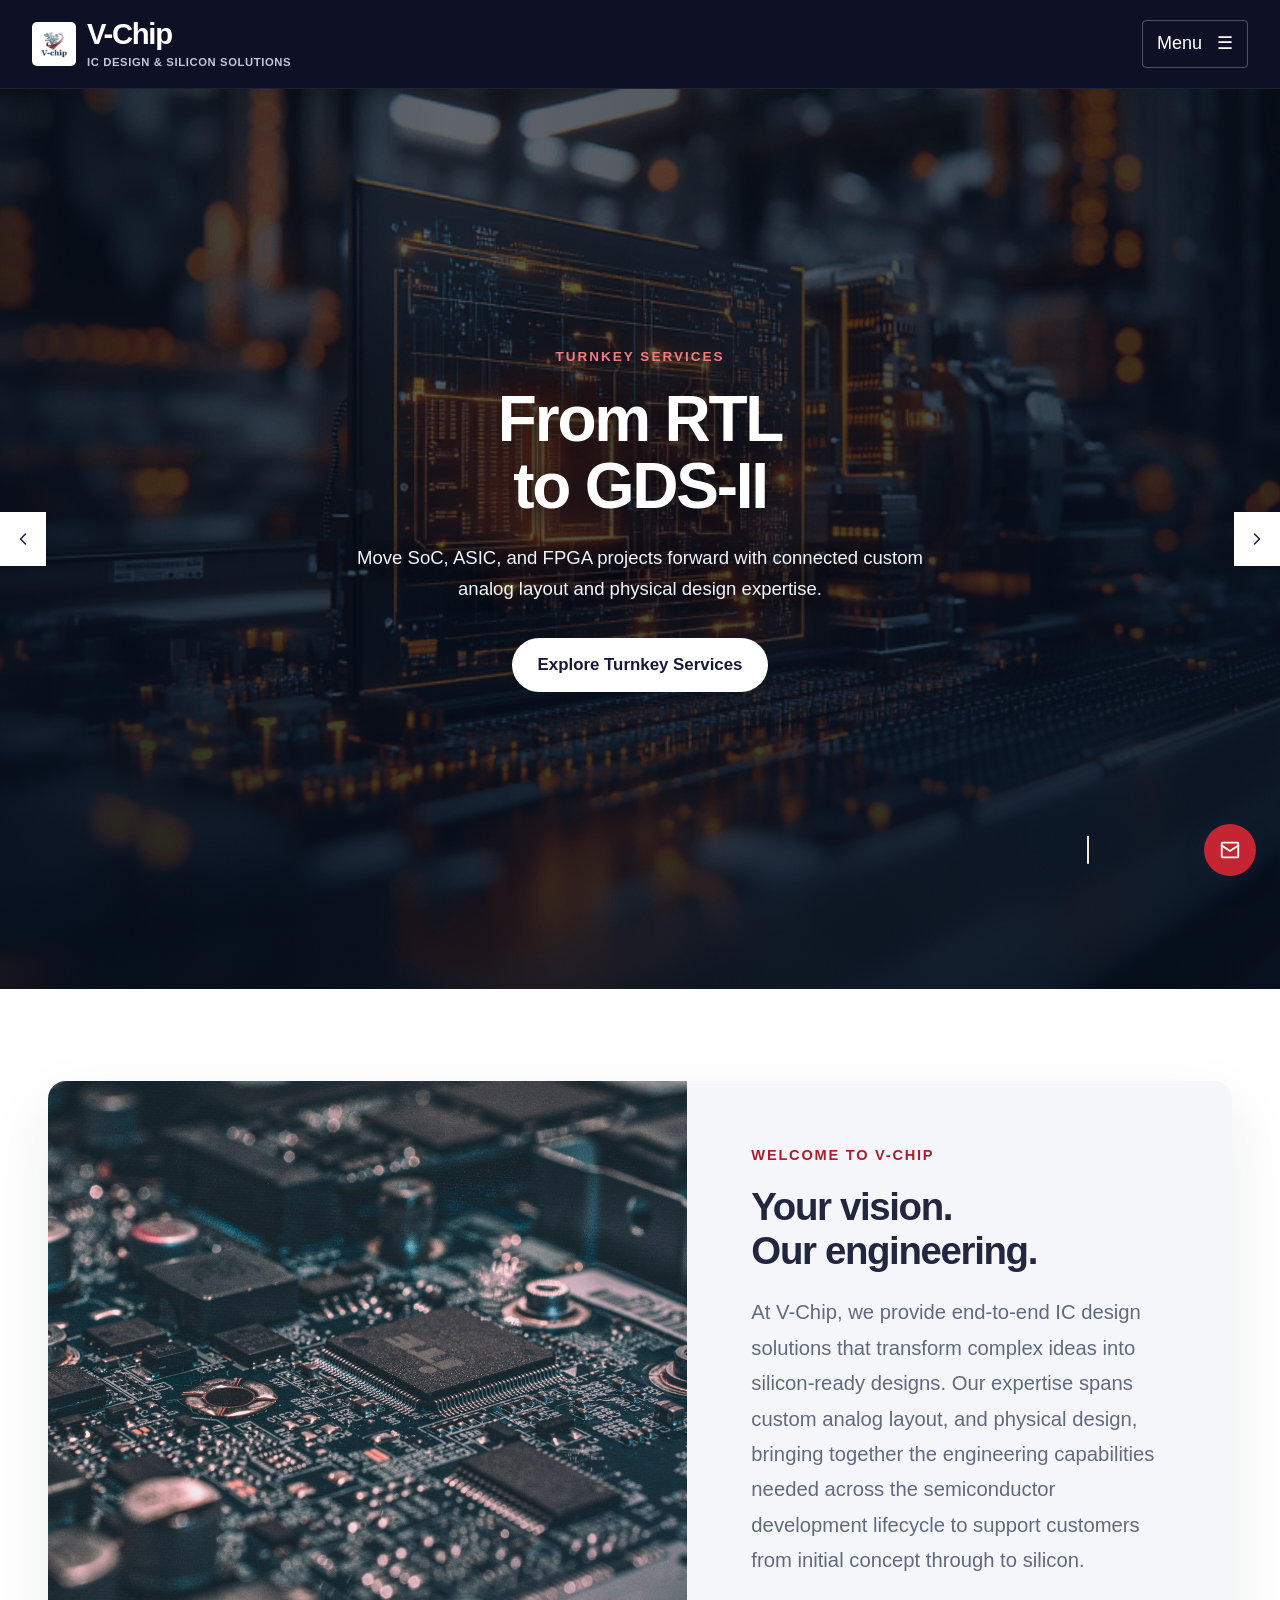
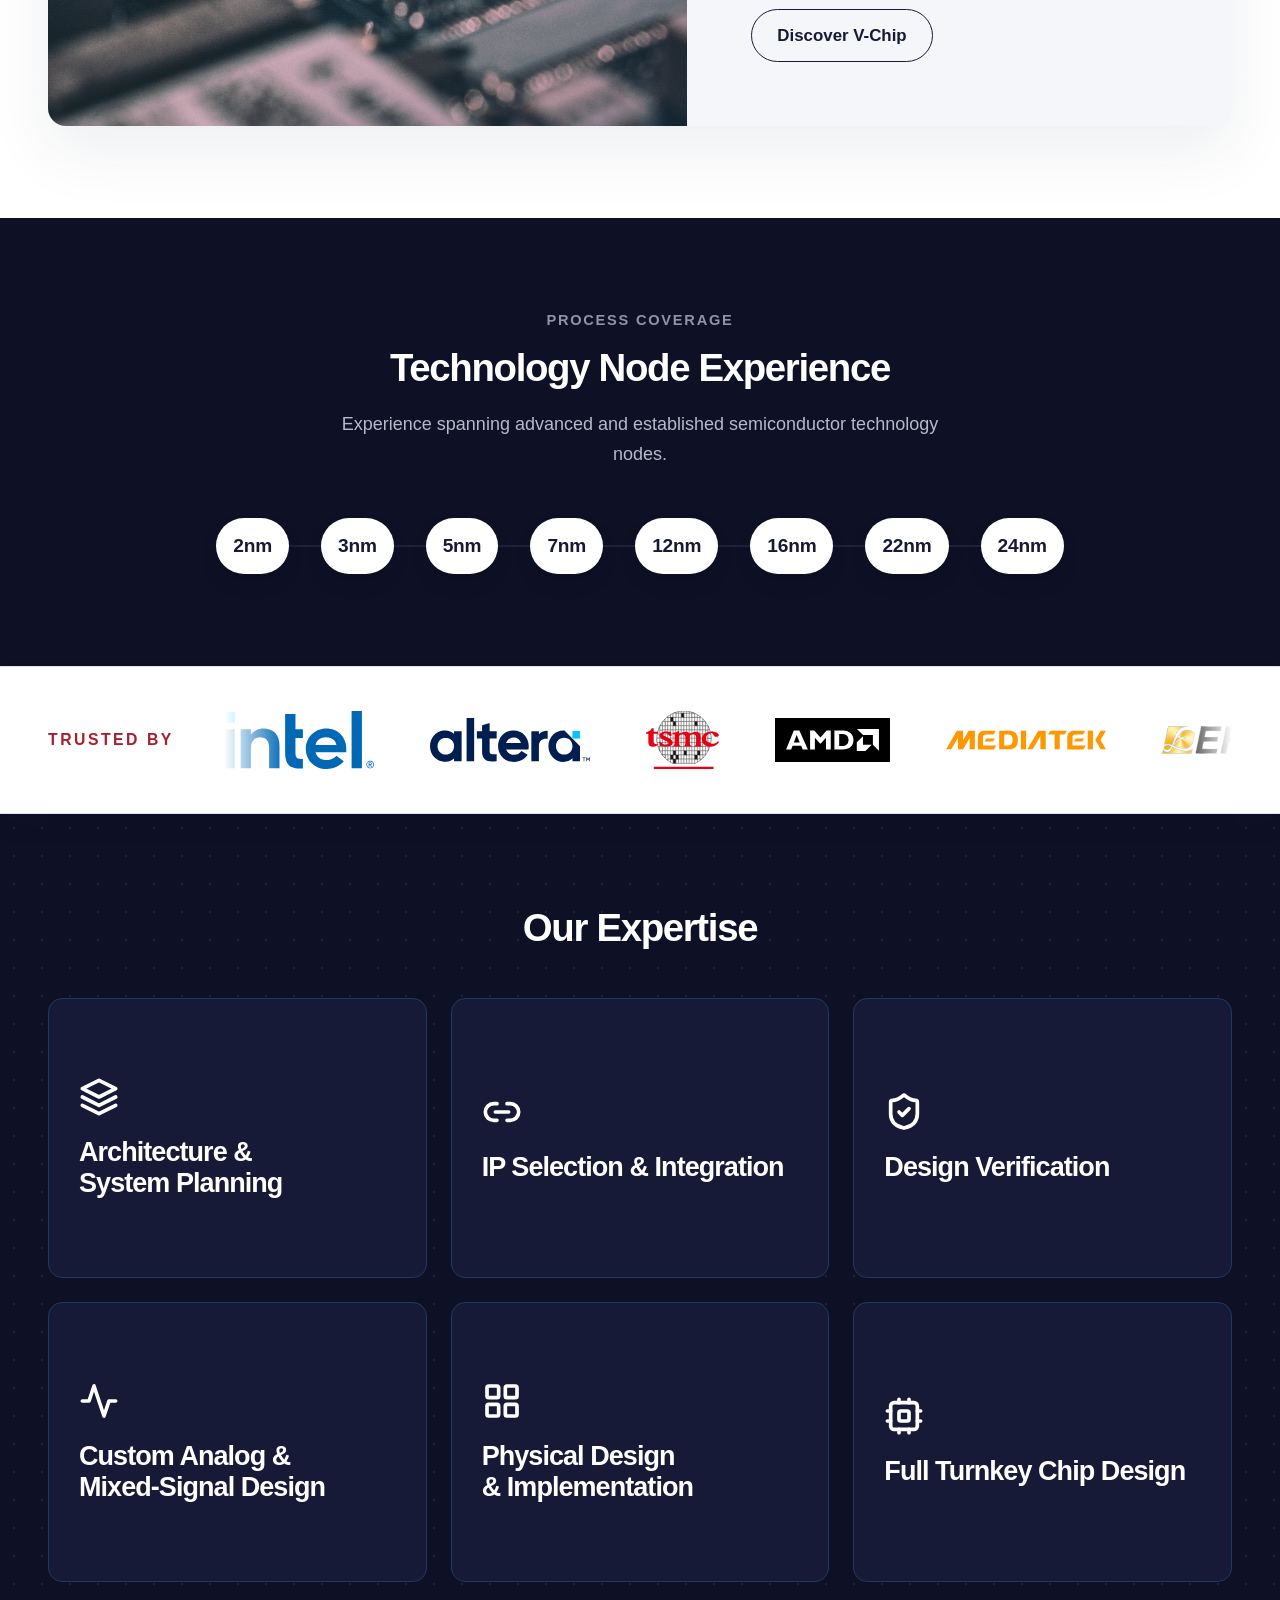
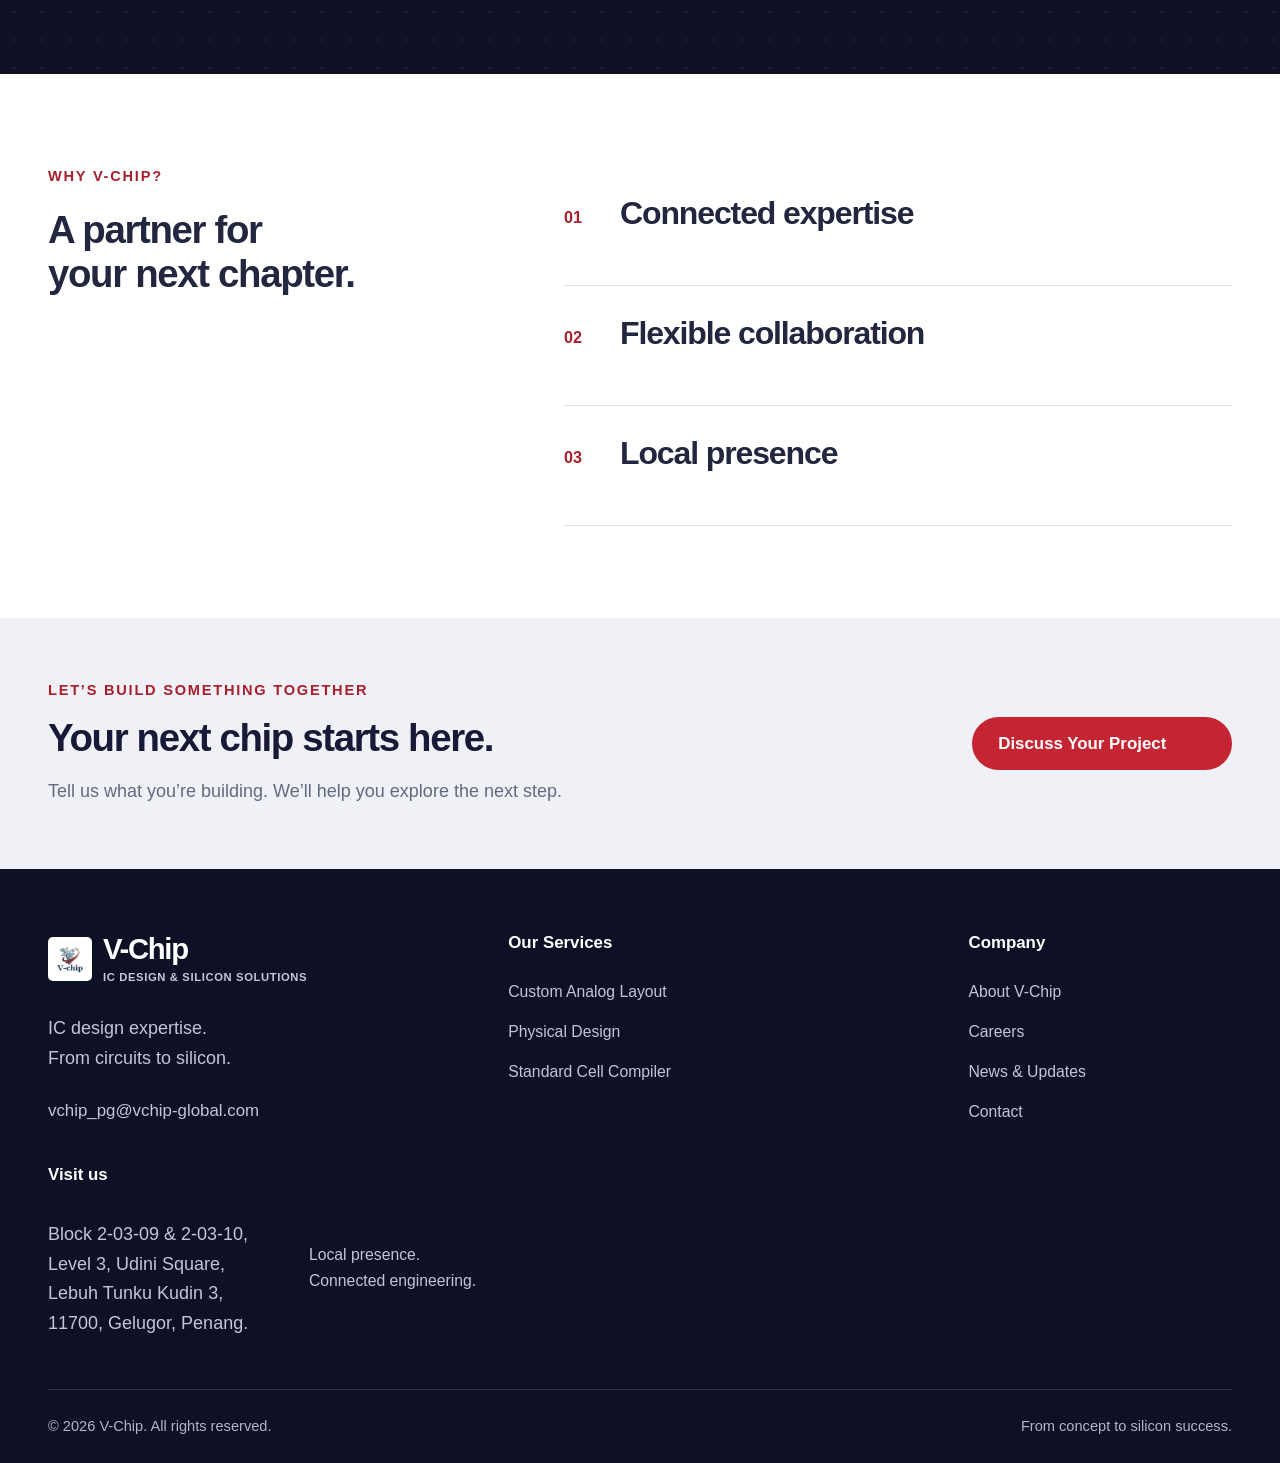
<file: index.html>
<!DOCTYPE html>
<html lang="en">
  <head>
    <meta charset="utf-8">
    <meta name="viewport" content="width=device-width,initial-scale=1">
    <title>V-Chip | From Concept to Silicon Success</title>
    <meta
      name="description"
      content="V-Chip provides custom analog and physical design services for semiconductor teams. Connect with our Penang engineering team."
   >
    <meta name="theme-color" content="#102d50">
    <link rel="icon" type="image/png" href="assets/images/favicon.png">
    <link rel="stylesheet" href="styles.css">
    <script src="site.js" defer></script>
  </head>
  <body>
    <a class="skip-link" href="#main">Skip to content</a>
    <header class="site-header">
      <div class="container header-inner">
        <a class="brand" href="index.html" aria-label="V-Chip home"
          ><img
            src="assets/images/vchip-logo.jpeg"
            alt=""
            width="44"
            height="44"
         ><span
            >V-Chip<span class="brand-caption"
              >IC DESIGN &amp; SILICON SOLUTIONS</span
            ></span
          ></a
        >
        <button
          class="menu-toggle"
          type="button"
          aria-expanded="false"
          aria-controls="site-navigation"
          hidden
        >
          Menu <span aria-hidden="true">☰</span>
        </button>
        <nav
          class="site-navigation"
          id="site-navigation"
          aria-label="Main navigation"
        >
          <div class="mobile-menu-heading">
            <span>Explore V-Chip</span
            ><button type="button" class="menu-close" hidden>
              Close <span aria-hidden="true">×</span>
            </button>
          </div>
          <ul class="nav-list">
            <li><a href="index.html" aria-current="page">Home</a></li>
            <li><a href="our-services.html">Our Services</a></li>
            <li class="nav-group">
              <span class="nav-label">Company</span
              ><button
                class="dropdown-toggle"
                type="button"
                aria-expanded="false"
                aria-controls="company-links"
                hidden
              >
                Company <span class="chevron" aria-hidden="true"></span>
              </button>
              <ul class="dropdown" id="company-links">
                <li><a href="about.html">About V-Chip</a></li>
                <li><a href="careers.html">Careers</a></li>
                <li><a href="news.html">News &amp; Updates</a></li>
              </ul>
            </li>
            <li><a href="contact.html">Contact</a></li>
          </ul>
          <a class="button button-small" href="contact.html"
            >Discuss Your Project
            <svg
              class="link-arrow"
              aria-hidden="true"
              focusable="false"
              viewBox="0 0 24 24"
            >
              <path d="M7 17 17 7M7 7h10v10"></path></svg
          ></a>
        </nav>
      </div>
    </header>
    <main id="main" tabindex="-1">
      <section class="v1-hero v1-hero-carousel" aria-label="V-Chip solutions">
        <section
          class="expertise-carousel"
          data-expertise-carousel
          aria-roledescription="carousel"
          aria-label="V-Chip solutions"
        >
          <div class="expertise-slides">
            <article
              class="expertise-slide is-active"
              data-carousel-slide
              role="group"
              aria-roledescription="slide"
              aria-label="1 of 2: SoC, ASIC and FPGA Turnkey Services"
            >
              <div class="expertise-media">
                <img
                  src="assets/images/Floor-planning.png"
                  alt="Semiconductor die with dense blue and red implementation layers"
                  width="800"
                  height="600"
                >
              </div>
              <div class="expertise-copy">
                <p class="expertise-kicker">Turnkey Services</p>
                <h1>From RTL to GDS-II</h1>
                <p>
                  Move SoC, ASIC, and FPGA projects forward with connected
                  custom analog layout and physical design expertise.
                </p>
                <ul class="expertise-points">
                  <li>Custom analog layout</li>
                  <li>Physical design &amp; implementation</li>
                  <li>Flexible project engagement</li>
                </ul>
                <a class="button" href="our-services.html#turnkey-services">Explore Turnkey Services</a>
              </div>
            </article>
            <article
              class="expertise-slide"
              data-carousel-slide
              role="group"
              aria-roledescription="slide"
              aria-label="2 of 2: EDA Tools Solution"
              hidden
            >
              <div class="expertise-media">
                <img
                  src="assets/images/Standard-cells-compiler.jpg"
                  alt="Standard cell templates transitioning into generated physical cell rows"
                  width="800"
                  height="600"
                >
              </div>
              <div class="expertise-copy">
                <p class="expertise-kicker">EDA Tools Solution</p>
                <h1>Standard Cells compiled</h1>
                <p>
                  Automate standard cell generation through a repeatable flow
                  configured for your process, architecture, and design goals.
                </p>
                <ul class="expertise-points">
                  <li>Library architecture</li>
                  <li>Automated cell generation</li>
                  <li>Views, validation &amp; documentation</li>
                </ul>
                <a class="button" href="our-services.html#eda-tools-services">Explore EDA Tools</a>
              </div>
            </article>
          </div>
          <div class="expertise-controls">
            <div class="expertise-arrows">
              <button class="expertise-arrow" type="button" data-carousel-prev aria-label="Previous expertise">
                <svg aria-hidden="true" viewBox="0 0 24 24"><path d="m15 18-6-6 6-6"></path></svg>
              </button>
              <button class="expertise-arrow" type="button" data-carousel-next aria-label="Next expertise">
                <svg aria-hidden="true" viewBox="0 0 24 24"><path d="m9 18 6-6-6-6"></path></svg>
              </button>
            </div>
          </div>
        </section>
      </section>

      <section class="section welcome-section" id="welcome">
        <div class="container welcome-grid">
          <div class="welcome-intro">
            <figure class="welcome-media">
              <img
                src="assets/images/home-background.jpg"
                alt="Close view of an illuminated semiconductor chip"
                width="1200"
                height="800"
              >
            </figure>
            <div class="welcome-copy">
              <p class="eyebrow">Welcome to V-Chip</p>
              <h2>Your vision.<br>Our engineering.</h2>
              <p class="section-copy">
                At V-Chip, we provide end-to-end IC design solutions that
                transform complex ideas into silicon-ready designs. Our
                expertise spans custom analog layout, and physical design,
                bringing together the engineering capabilities needed across
                the semiconductor development lifecycle to support customers
                from initial concept through to silicon.
              </p>
              <a class="button button-secondary" href="about.html">Discover V-Chip</a>
            </div>
          </div>
        </div>
      </section>

      <section class="section expertise-overview">
        <div class="container">
          <div class="node-experience">
            <div class="section-heading centered-heading">
              <p class="eyebrow">Process Coverage</p>
              <h2>Technology Node Experience</h2>
              <p>
                Experience spanning advanced and established semiconductor
                technology nodes.
              </p>
            </div>
            <ol class="node-track">
              <li><span class="node-pill">2nm</span></li>
              <li><span class="node-pill">3nm</span></li>
              <li><span class="node-pill">5nm</span></li>
              <li><span class="node-pill">7nm</span></li>
              <li><span class="node-pill">12nm</span></li>
              <li><span class="node-pill">16nm</span></li>
              <li><span class="node-pill">22nm</span></li>
              <li><span class="node-pill">24nm</span></li>
            </ol>
          </div>
        </div>
      </section>

      <section class="trust-strip" aria-labelledby="trust-title">
        <div class="container trust-inner">
          <p class="trust-label" id="trust-title">Trusted by</p>
          <div class="trust-viewport">
            <div class="trust-track">
              <ul class="trust-list">
                <li><img class="trust-logo-lg" src="assets/images/trust-logos/intel.svg" alt="Intel" loading="lazy"></li>
                <li><img src="assets/images/trust-logos/altera.svg" alt="Altera" loading="lazy"></li>
                <li><img class="trust-logo-lg" src="assets/images/trust-logos/tsmc.svg" alt="TSMC" loading="lazy"></li>
                <li><img src="assets/images/trust-logos/amd.svg" alt="AMD" loading="lazy"></li>
                <li><img src="assets/images/trust-logos/mediatek.svg" alt="MediaTek" loading="lazy"></li>
                <li><img src="assets/images/trust-logos/efinix.png" alt="Efinix" loading="lazy"></li>
                <li><img src="assets/images/trust-logos/akrostar.jpg" alt="AkroStar" loading="lazy"></li>
              </ul>
            </div>
          </div>
        </div>
      </section>

      <section class="section expertise-showcase" id="capabilities">
        <div class="container">
          <div class="section-heading centered-heading">
            <h2>Our Expertise</h2>
          </div>
          <div class="expertise-showcase-grid">
            <article class="expertise-showcase-card" tabindex="0">
              <div class="expertise-showcase-card-inner">
                <div class="expertise-showcase-face expertise-showcase-front">
                  <span class="expertise-showcase-icon" aria-hidden="true">
                <svg viewBox="0 0 24 24">
                  <path d="m12 2 10 5-10 5L2 7Z"></path>
                  <path d="m2 17 10 5 10-5"></path>
                  <path d="m2 12 10 5 10-5"></path>
                </svg>
                  </span>
                  <h3>Architecture &amp; System Planning</h3>
                </div>
                <div class="expertise-showcase-face expertise-showcase-back">
                  <h3>Architecture &amp; System Planning</h3>
                  <p>Define performance targets, power budgets, and IP strategy before implementation begins, so every later decision has a foundation.</p>
                </div>
              </div>
            </article>
            <article class="expertise-showcase-card" tabindex="0">
              <div class="expertise-showcase-card-inner">
                <div class="expertise-showcase-face expertise-showcase-front">
                  <span class="expertise-showcase-icon" aria-hidden="true">
                <svg viewBox="0 0 24 24">
                  <path d="M9 17H7A5 5 0 0 1 7 7h2"></path>
                  <path d="M15 7h2a5 5 0 1 1 0 10h-2"></path>
                  <line x1="8" x2="16" y1="12" y2="12"></line>
                </svg>
                  </span>
                  <h3>IP Selection &amp; Integration</h3>
                </div>
                <div class="expertise-showcase-face expertise-showcase-back">
                  <h3>IP Selection &amp; Integration</h3>
                  <p>Qualify processor, interface, and memory IP against your requirements, then plan integration and vendor coordination.</p>
                </div>
              </div>
            </article>
            <article class="expertise-showcase-card" tabindex="0">
              <div class="expertise-showcase-card-inner">
                <div class="expertise-showcase-face expertise-showcase-front">
                  <span class="expertise-showcase-icon" aria-hidden="true">
                <svg viewBox="0 0 24 24">
                  <path
                    d="M20 13c0 5-3.5 7.5-7.5 8.5-.3.1-.7.1-1 0C7.5 20.5 4 18 4 13V6a1 1 0 0 1 1-1c2 0 4.5-1.2 6.24-2.72a1.17 1.17 0 0 1 1.52 0C14.51 3.79 17 5 19 5a1 1 0 0 1 1 1Z"
                  ></path>
                  <path d="m9 12 2 2 4-4"></path>
                </svg>
                  </span>
                  <h3>Design Verification</h3>
                </div>
                <div class="expertise-showcase-face expertise-showcase-back">
                  <h3>Design Verification</h3>
                  <p>Catch functional issues before silicon with simulation, formal methods, coverage analysis, and emulation.</p>
                </div>
              </div>
            </article>
            <article class="expertise-showcase-card" tabindex="0">
              <div class="expertise-showcase-card-inner">
                <div class="expertise-showcase-face expertise-showcase-front">
                  <span class="expertise-showcase-icon" aria-hidden="true">
                <svg viewBox="0 0 24 24">
                  <path d="M22 12h-4l-3 9L9 3l-3 9H2"></path>
                </svg>
                  </span>
                  <h3>Custom Analog &amp; Mixed-Signal Design</h3>
                </div>
                <div class="expertise-showcase-face expertise-showcase-back">
                  <h3>Custom Analog &amp; Mixed-Signal Design</h3>
                  <p>Transistor-level analog and mixed-signal circuits, balanced for performance, power, and area on your target process.</p>
                </div>
              </div>
            </article>
            <article class="expertise-showcase-card" tabindex="0">
              <div class="expertise-showcase-card-inner">
                <div class="expertise-showcase-face expertise-showcase-front">
                  <span class="expertise-showcase-icon" aria-hidden="true">
                <svg viewBox="0 0 24 24">
                  <rect width="7" height="7" x="3" y="3" rx="1"></rect>
                  <rect width="7" height="7" x="14" y="3" rx="1"></rect>
                  <rect width="7" height="7" x="14" y="14" rx="1"></rect>
                  <rect width="7" height="7" x="3" y="14" rx="1"></rect>
                </svg>
                  </span>
                  <h3>Physical Design &amp; Implementation</h3>
                </div>
                <div class="expertise-showcase-face expertise-showcase-back">
                  <h3>Physical Design &amp; Implementation</h3>
                  <p>Floorplan, place-and-route, and timing closure that turn a verified netlist into sign-off-ready silicon.</p>
                </div>
              </div>
            </article>
            <article class="expertise-showcase-card" tabindex="0">
              <div class="expertise-showcase-card-inner">
                <div class="expertise-showcase-face expertise-showcase-front">
                  <span class="expertise-showcase-icon" aria-hidden="true">
                <svg viewBox="0 0 24 24">
                  <rect width="16" height="16" x="4" y="4" rx="2"></rect>
                  <rect width="6" height="6" x="9" y="9" rx="1"></rect>
                  <path
                    d="M15 2v2M9 2v2M15 20v2M9 20v2M20 15h2M20 9h2M2 15h2M2 9h2"
                  ></path>
                </svg>
                  </span>
                  <h3>Full Turnkey Chip Design</h3>
                </div>
                <div class="expertise-showcase-face expertise-showcase-back">
                  <h3>Full Turnkey Chip Design</h3>
                  <p>Architecture, IP, verification, analog, and physical design under a single engineering engagement, start to finish.</p>
                </div>
              </div>
            </article>
          </div>
        </div>
      </section>

      <section class="section why-section">
        <div class="container why-layout">
          <div class="why-heading">
            <p class="eyebrow">Why V-Chip?</p>
            <h2>A partner for<br>your next chapter.</h2>
          </div>
          <ul class="why-points">
              <li tabindex="0">
                <span aria-hidden="true">01</span>
                <div>
                  <h3>Connected expertise</h3>
                  <p>
                    Custom analog layout and physical design specialists working toward
                    the same silicon outcome.
                  </p>
                </div>
              </li>
              <li tabindex="0">
                <span aria-hidden="true">02</span>
                <div>
                  <h3>Flexible collaboration</h3>
                  <p>
                    A full turnkey engagement or focused support alongside your
                    engineering team.
                  </p>
                </div>
              </li>
              <li tabindex="0">
                <span aria-hidden="true">03</span>
                <div>
                  <h3>Local presence</h3>
                  <p>
                    Connect with our team in Penang, Malaysia, to discuss your
                    design requirements.
                  </p>
                </div>
              </li>
          </ul>
        </div>
      </section>

      <section class="cta-band">
        <div class="container cta-inner">
          <div>
            <p class="eyebrow">Let’s build something together</p>
            <h2>Your next chip starts here.</h2>
            <p>
              Tell us what you’re building. We’ll help you explore the next
              step.
            </p>
          </div>
          <a class="button" href="contact.html"
            >Discuss Your Project
            <svg
              class="link-arrow"
              aria-hidden="true"
              focusable="false"
              viewBox="0 0 24 24"
            >
              <path d="M7 17 17 7M7 7h10v10"></path></svg
          ></a>
        </div>
      </section>
    </main>
    <footer class="site-footer">
      <div class="container">
        <div class="footer-grid">
          <div class="footer-brand">
            <a class="brand" href="index.html" aria-label="V-Chip home"
              ><img
                src="assets/images/vchip-logo.jpeg"
                alt=""
                width="44"
                height="44"
             ><span
                >V-Chip<span class="brand-caption"
                  >IC DESIGN &amp; SILICON SOLUTIONS</span
                ></span
              ></a
            >
            <p>IC design expertise.<br>From circuits to silicon.</p>
            <a
              class="footer-email"
              href="mailto:vchip_pg@vchip-global.com?subject=V-Chip%20Project%20Enquiry"
              >vchip_pg@vchip-global.com</a
            >
          </div>
          <div>
            <h2>Our Services</h2>
            <ul>
              <li><a href="our-services.html#custom-analog-layout">Custom Analog Layout</a></li>
              <li><a href="our-services.html#physical-design">Physical Design</a></li>
              <li><a href="our-services.html#standard-cell-compiler">Standard Cell Compiler</a></li>
            </ul>
          </div>
          <div>
            <h2>Company</h2>
            <ul>
              <li><a href="about.html">About V-Chip</a></li>
              <li><a href="careers.html">Careers</a></li>
              <li><a href="news.html">News &amp; Updates</a></li>
              <li><a href="contact.html">Contact</a></li>
            </ul>
          </div>
          <div>
            <h2>Visit us</h2>
            <p>Block 2-03-09 & 2-03-10, Level 3, Udini Square, Lebuh Tunku Kudin 3, 11700, Gelugor, Penang.</p>
            <p class="footer-location">
              Local presence.<br>Connected engineering.
            </p>
          </div>
        </div>
        <div class="footer-bottom">
          <p>© 2026 V-Chip. All rights reserved.</p>
          <span>From concept to silicon success.</span>
        </div>
      </div>
    </footer>
    <span class="floating-contact-label" aria-hidden="true"
      ><span class="floating-contact-label-text">Contact Us</span></span
    >
    <div class="floating-actions">
      <button
        class="floating-action floating-top"
        type="button"
        data-scroll-top
        aria-label="Scroll to top"
        hidden
      >
        <svg aria-hidden="true" viewBox="0 0 24 24">
          <path d="M12 19V5M5 12l7-7 7 7"></path>
        </svg>
      </button>
      <a
        class="floating-action floating-contact"
        href="contact.html"
        aria-label="Contact us"
      >
        <svg aria-hidden="true" viewBox="0 0 24 24">
          <path
            d="M4 4h16a1 1 0 0 1 1 1v14a1 1 0 0 1-1 1H4a1 1 0 0 1-1-1V5a1 1 0 0 1 1-1Z"
          ></path>
          <path d="m3 7 9 6 9-6"></path>
        </svg>
      </a>
    </div>
  </body>
</html>
</file>
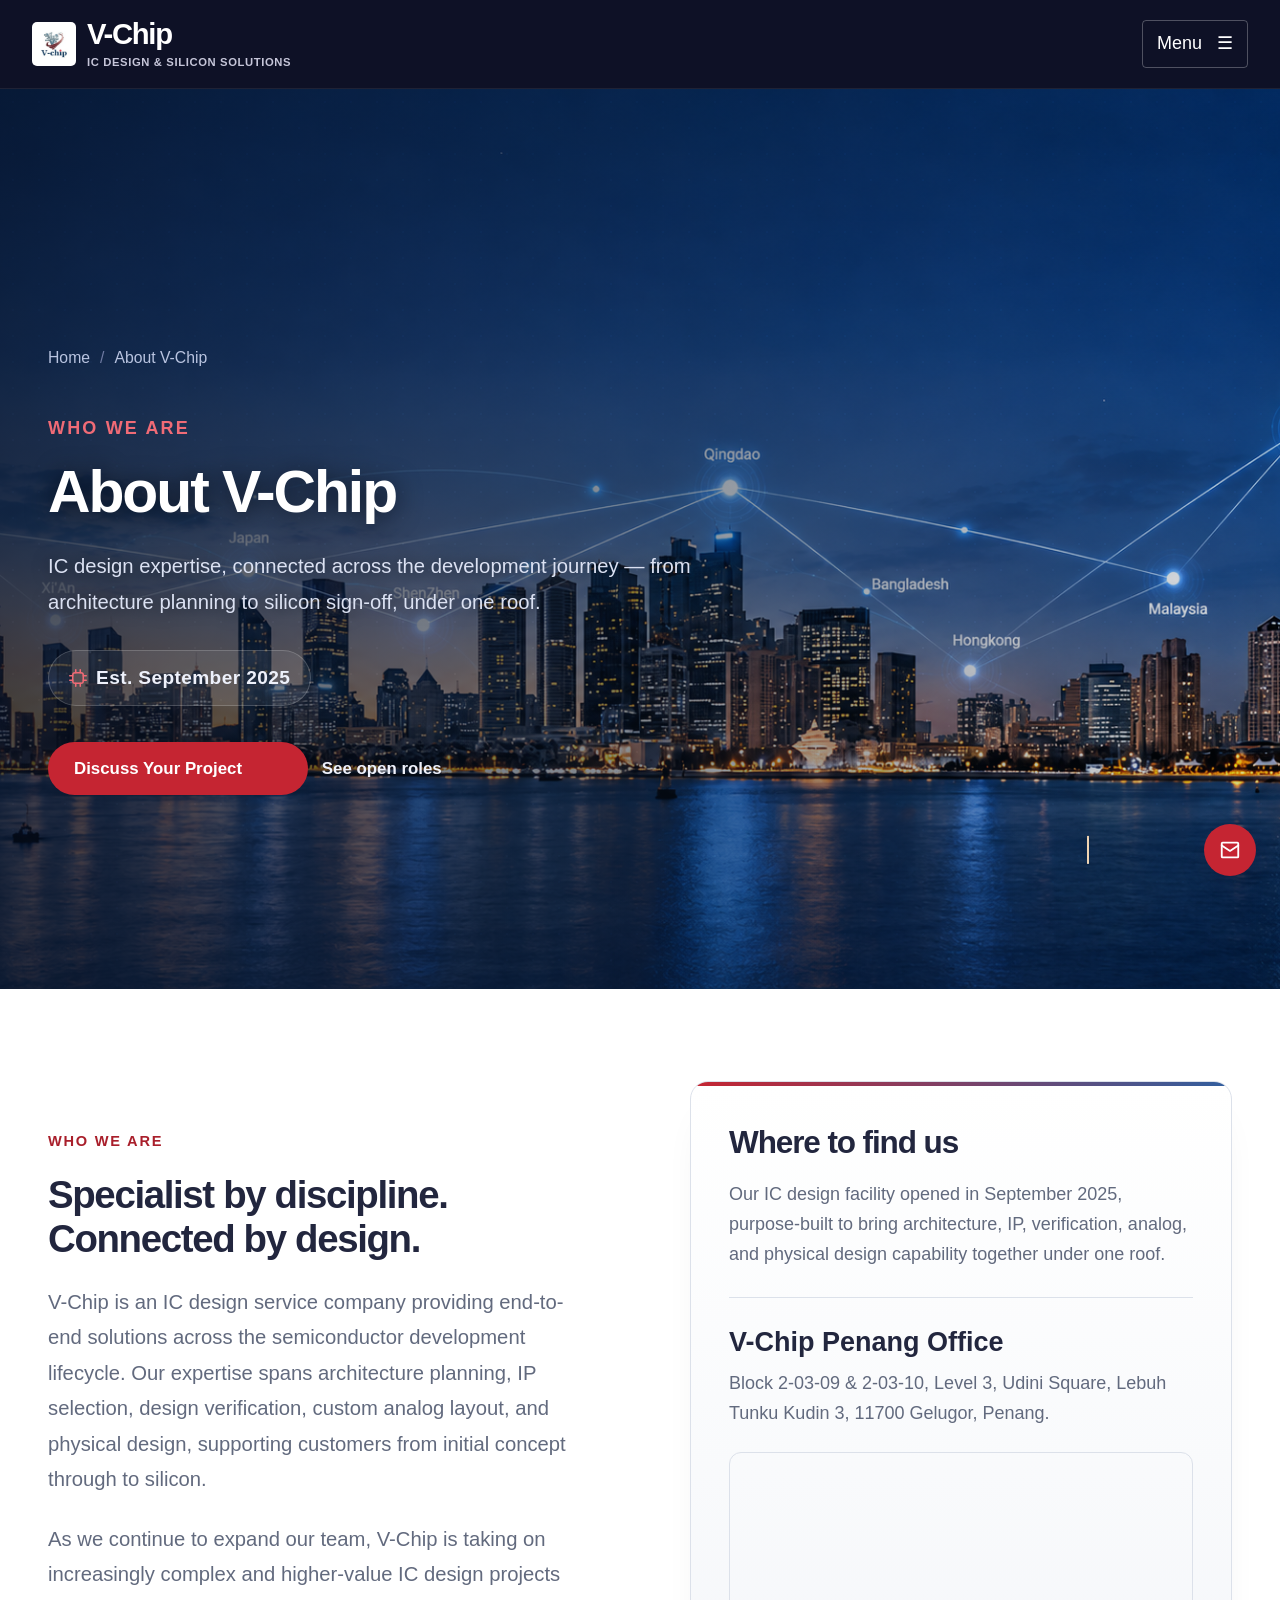
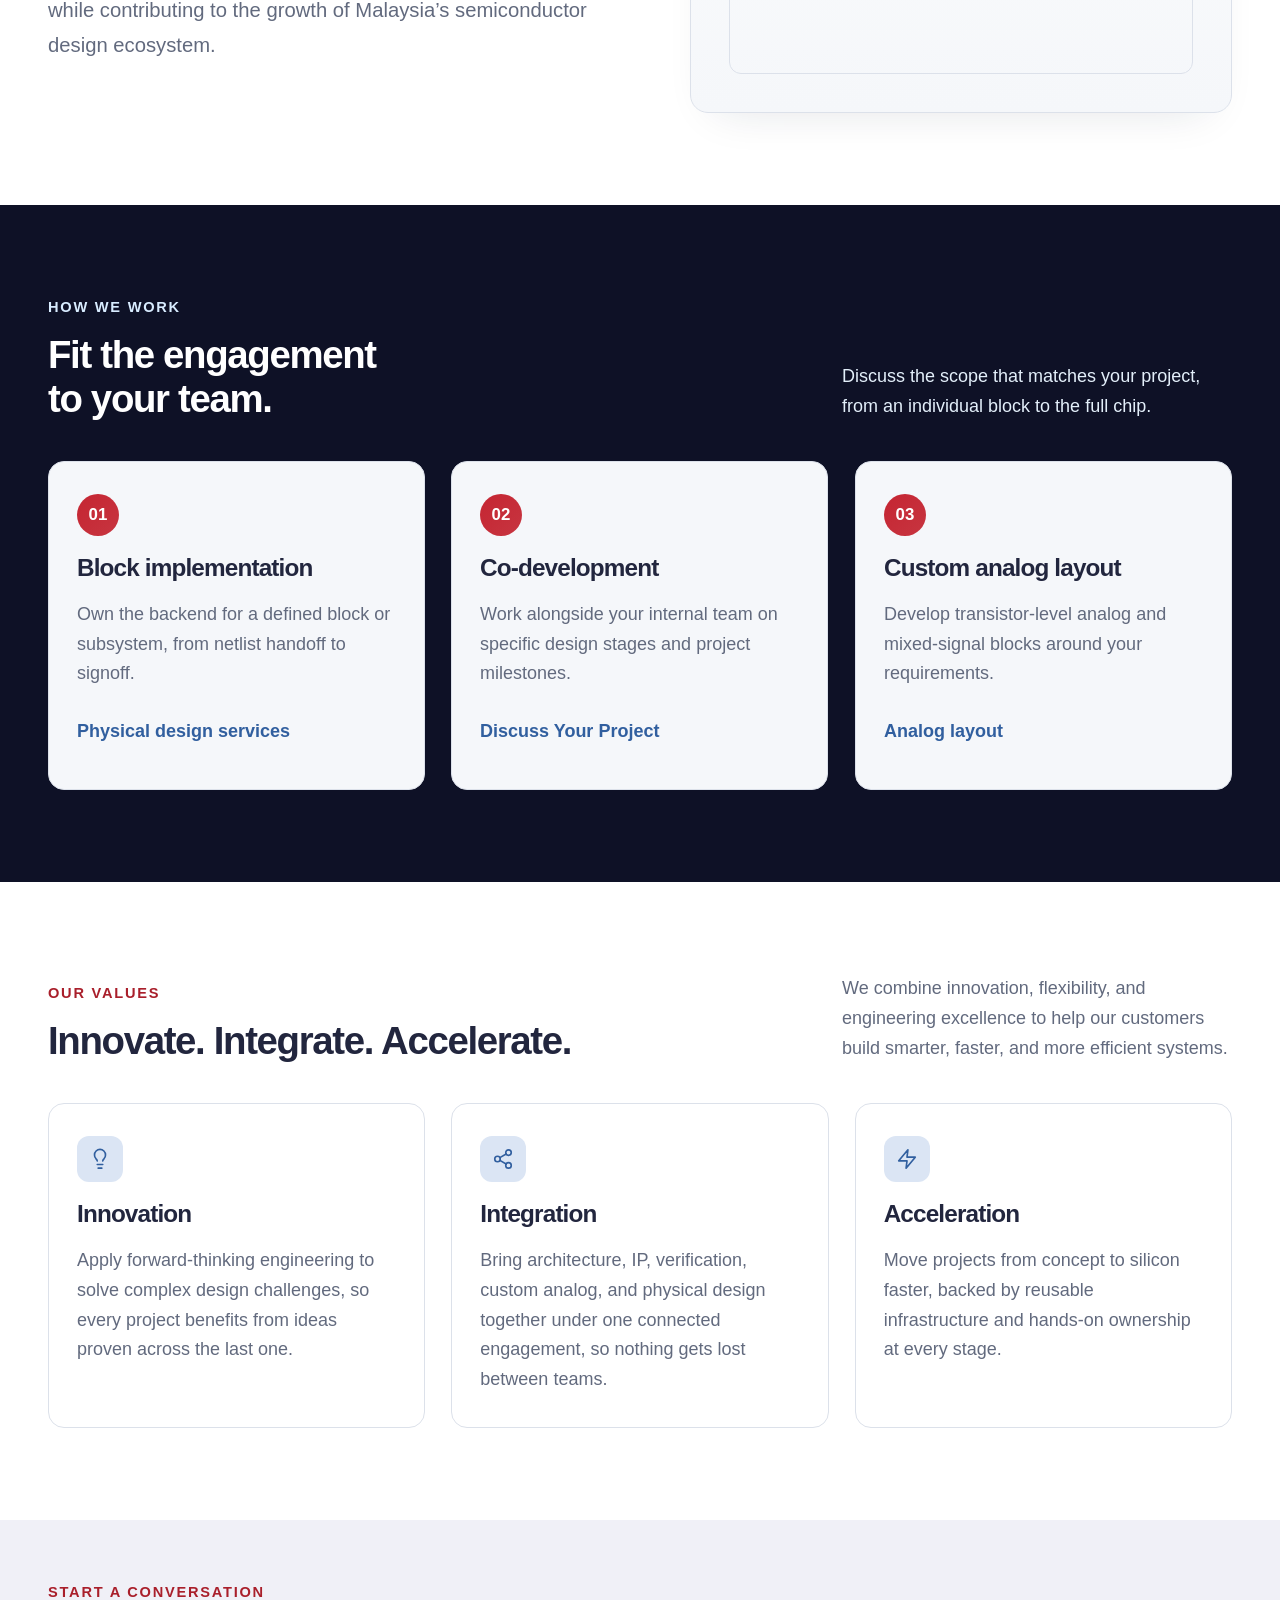
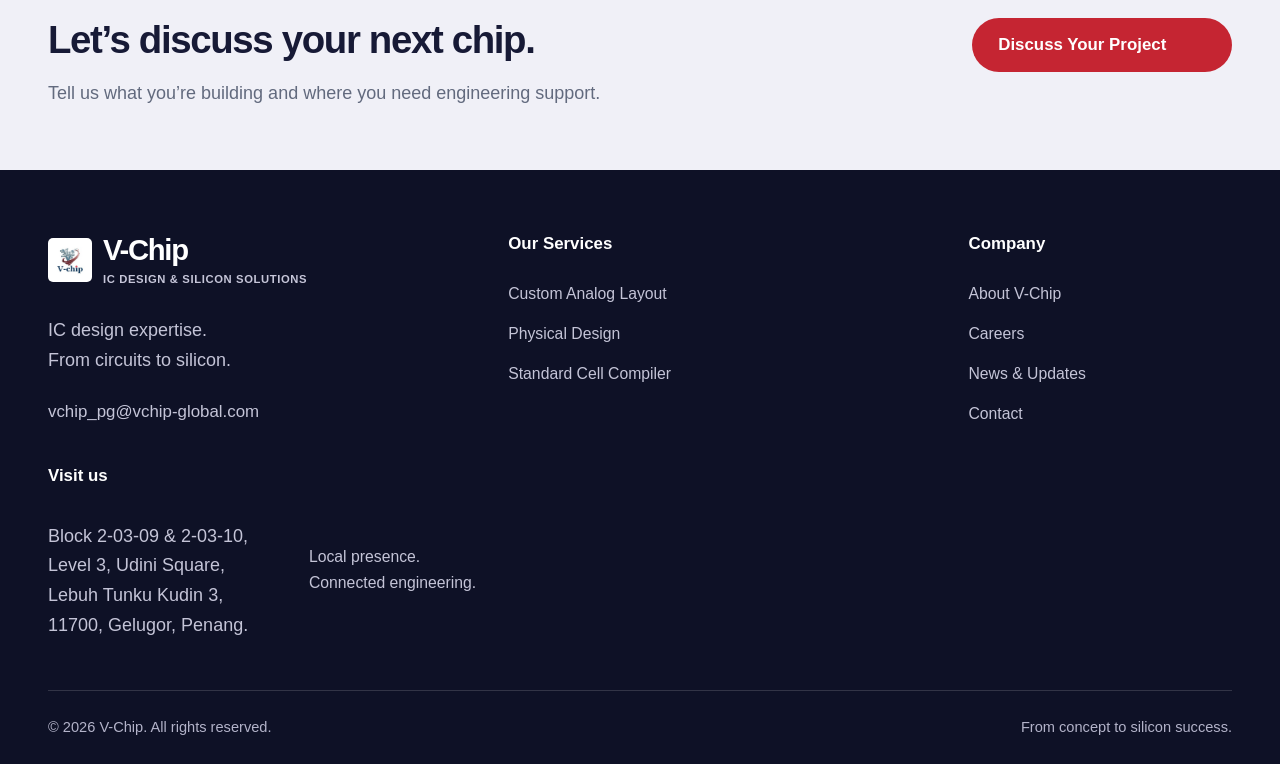
<file: about.html>
<!DOCTYPE html>
<html lang="en">
  <head>
    <meta charset="utf-8">
    <meta name="viewport" content="width=device-width,initial-scale=1">
    <title>About V-Chip | V-Chip</title>
    <meta
      name="description"
      content="Meet V-Chip, an IC design and silicon solutions company offering turnkey and co-development engagement models across the full chip development lifecycle."
   >
    <meta name="theme-color" content="#102d50">
    <link rel="icon" type="image/png" href="assets/images/favicon.png">
    <link rel="stylesheet" href="styles.css">
    <script src="site.js" defer></script>
  </head>
  <body>
    <a class="skip-link" href="#main">Skip to content</a>
    <header class="site-header">
      <div class="container header-inner">
        <a class="brand" href="index.html" aria-label="V-Chip home"
          ><img
            src="assets/images/vchip-logo.jpeg"
            alt=""
            width="44"
            height="44"
         ><span
            >V-Chip<span class="brand-caption"
              >IC DESIGN &amp; SILICON SOLUTIONS</span
            ></span
          ></a
        >
        <button
          class="menu-toggle"
          type="button"
          aria-expanded="false"
          aria-controls="site-navigation"
          hidden
        >
          Menu <span aria-hidden="true">☰</span>
        </button>
        <nav
          class="site-navigation"
          id="site-navigation"
          aria-label="Main navigation"
        >
          <div class="mobile-menu-heading">
            <span>Explore V-Chip</span
            ><button type="button" class="menu-close" hidden>
              Close <span aria-hidden="true">×</span>
            </button>
          </div>
          <ul class="nav-list">
            <li><a href="index.html">Home</a></li>
            <li><a href="our-services.html">Our Services</a></li>
            <li class="nav-group section-current">
              <span class="nav-label">Company</span
              ><button
                class="dropdown-toggle"
                type="button"
                aria-expanded="false"
                aria-controls="company-links"
                hidden
              >
                Company <span class="chevron" aria-hidden="true"></span>
              </button>
              <ul class="dropdown" id="company-links">
                <li>
                  <a href="about.html" aria-current="page">About V-Chip</a>
                </li>
                <li><a href="careers.html">Careers</a></li>
                <li><a href="news.html">News &amp; Updates</a></li>
              </ul>
            </li>
            <li><a href="contact.html">Contact</a></li>
          </ul>
          <a class="button button-small" href="contact.html"
            >Discuss Your Project
            <svg
              class="link-arrow"
              aria-hidden="true"
              focusable="false"
              viewBox="0 0 24 24"
            >
              <path d="M7 17 17 7M7 7h10v10"></path></svg
          ></a>
        </nav>
      </div>
    </header>
    <main id="main" tabindex="-1">
      <section class="page-hero page-hero-video page-hero-video--about">
        <div class="container">
          <nav class="breadcrumb" aria-label="Breadcrumb">
            <ol>
              <li><a href="index.html">Home</a></li>
              <li aria-current="page">About V-Chip</li>
            </ol>
          </nav>
          <p class="eyebrow">Who we are</p>
          <h1>About V-Chip</h1>
          <p class="lede">
            IC design expertise, connected across the development
            journey&nbsp;&mdash; from architecture planning to silicon
            sign-off, under one roof.
          </p>
          <div class="hero-badge-row">
            <span class="hero-badge">
              <svg aria-hidden="true" viewBox="0 0 24 24">
                <rect x="5" y="5" width="14" height="14" rx="3"></rect>
                <path
                  d="M9 1v4M15 1v4M9 19v4M15 19v4M1 9h4M19 9h4M1 15h4M19 15h4"
                ></path>
              </svg>
              Est. September 2025
            </span>
          </div>
          <div class="button-row">
            <a class="button" href="contact.html"
              >Discuss Your Project
              <svg
                class="link-arrow"
                aria-hidden="true"
                focusable="false"
                viewBox="0 0 24 24"
              >
                <path d="M7 17 17 7M7 7h10v10"></path></svg
            ></a>
            <a class="hero-contact" href="careers.html"
              >See open roles
              <svg
                class="link-arrow"
                aria-hidden="true"
                focusable="false"
                viewBox="0 0 24 24"
              >
                <path d="M7 17 17 7M7 7h10v10"></path></svg
            ></a>
          </div>
        </div>
      </section>
      <section class="section">
        <div class="container company-grid">
          <div>
            <p class="eyebrow">Who we are</p>
            <h2>Specialist by discipline.<br>Connected by design.</h2>
            <p class="section-copy">
              V-Chip is an IC design service company
              providing end-to-end solutions across the semiconductor development lifecycle.
              Our expertise spans architecture planning, IP selection, design verification,
              custom analog layout, and physical design, supporting customers from
              initial concept through to silicon.
            </p>
            <p class="section-copy">
              As we continue to expand our team,
              V-Chip is taking on increasingly complex and
              higher-value IC design projects while contributing
              to the growth of Malaysia’s semiconductor design ecosystem.
            </p>
          </div>
          <div class="company-facts">
            <h2>Where to find us</h2>
            <p>
              Our IC design facility opened in September 2025,
              purpose-built to bring architecture, IP, verification, analog,
              and physical design capability together under one roof.
            </p>
            <div class="location-note">
              <strong>V-Chip Penang Office</strong>
              <span
                >Block 2-03-09 &amp; 2-03-10, Level 3, Udini Square, Lebuh
                Tunku Kudin 3, 11700 Gelugor, Penang.</span
              >
              <div class="location-map">
                <iframe
                  src="https://www.google.com/maps?q=Block+2-03-09+%26+2-03-10%2C+Level+3%2C+Udini+Square%2C+Lebuh+Tunku+Kudin+3%2C+11700+Gelugor%2C+Penang&output=embed"
                  loading="lazy"
                  referrerpolicy="no-referrer-when-downgrade"
                  title="Map showing the V-Chip Penang office at Udini Square, Gelugor"
                ></iframe>
              </div>
            </div>
          </div>
        </div>
      </section>
      <section class="section section-band-blue section-band-navy">
        <div class="container">
          <div class="section-heading">
            <div>
              <p class="eyebrow">How we work</p>
              <h2>Fit the engagement<br>to your team.</h2>
            </div>
            <p>
              Discuss the scope that matches your project, from an individual
              block to the full chip.
            </p>
          </div>
          <div class="engagement-grid engagement-grid--cards">
            <article>
              <span class="step-number">01</span>
              <h3>Block implementation</h3>
              <p>
                Own the backend for a defined block or subsystem, 
                from netlist handoff to signoff.
              </p>
              <a class="text-link" href="physical-design.html"
                >Physical design services
                <svg
                  class="link-arrow"
                  aria-hidden="true"
                  focusable="false"
                  viewBox="0 0 24 24"
                >
                  <path d="M7 17 17 7M7 7h10v10"></path></svg
              ></a>
            </article>
            <article>
              <span class="step-number">02</span>
              <h3>Co-development</h3>
              <p>
                Work alongside your internal team on specific design stages and
                project milestones.
              </p>
              <a class="text-link" href="contact.html"
                >Discuss Your Project
                <svg
                  class="link-arrow"
                  aria-hidden="true"
                  focusable="false"
                  viewBox="0 0 24 24"
                >
                  <path d="M7 17 17 7M7 7h10v10"></path></svg
              ></a>
            </article>
            <article>
              <span class="step-number">03</span>
              <h3>Custom analog layout</h3>
              <p>
                Develop transistor-level analog and mixed-signal blocks around
                your requirements.
              </p>
              <a class="text-link" href="analog-design.html"
                >Analog layout
                <svg
                  class="link-arrow"
                  aria-hidden="true"
                  focusable="false"
                  viewBox="0 0 24 24"
                >
                  <path d="M7 17 17 7M7 7h10v10"></path></svg
              ></a>
            </article>
          </div>
        </div>
      </section>
      <section class="section">
        <div class="container">
          <div class="section-heading">
            <div>
              <p class="eyebrow">Our values</p>
              <h2>Innovate. Integrate. Accelerate.</h2>
            </div>
            <p>
              We combine innovation, flexibility, and engineering excellence
              to help our customers build smarter, faster, and more
              efficient systems.
            </p>
          </div>
          <div class="engagement-grid engagement-grid--cards engagement-grid--values">
            <article>
              <span class="value-icon" aria-hidden="true">
                <svg viewBox="0 0 24 24">
                  <path
                    d="M15 14c.2-1 .7-1.7 1.5-2.5C17.7 10.2 18 9 18 7.5a6 6 0 0 0-12 0c0 1.5.3 2.7 1.5 4 .8.8 1.3 1.5 1.5 2.5"
                  ></path>
                  <path d="M9 18h6"></path>
                  <path d="M10 22h4"></path>
                </svg>
              </span>
              <h3>Innovation</h3>
              <p>
                Apply forward-thinking engineering to solve complex design
                challenges, so every project benefits from ideas proven
                across the last one.
              </p>
            </article>
            <article>
              <span class="value-icon" aria-hidden="true">
                <svg viewBox="0 0 24 24">
                  <circle cx="18" cy="5" r="3"></circle>
                  <circle cx="6" cy="12" r="3"></circle>
                  <circle cx="18" cy="19" r="3"></circle>
                  <line x1="8.6" y1="10.5" x2="15.4" y2="6.5"></line>
                  <line x1="8.6" y1="13.5" x2="15.4" y2="17.5"></line>
                </svg>
              </span>
              <h3>Integration</h3>
              <p>
                Bring architecture, IP, verification, custom analog, and
                physical design together under one connected engagement, so
                nothing gets lost between teams.
              </p>
            </article>
            <article>
              <span class="value-icon" aria-hidden="true">
                <svg viewBox="0 0 24 24">
                  <path d="M13 2 3 14h9l-1 8 10-12h-9l1-8Z"></path>
                </svg>
              </span>
              <h3>Acceleration</h3>
              <p>
                Move projects from concept to silicon faster, backed by
                reusable infrastructure and hands-on ownership at every
                stage.
              </p>
            </article>
          </div>
        </div>
      </section>
      <section class="cta-band">
        <div class="container cta-inner">
          <div>
            <p class="eyebrow">Start a conversation</p>
            <h2>Let’s discuss your next chip.</h2>
            <p>
              Tell us what you’re building and where you need engineering
              support.
            </p>
          </div>
          <a class="button" href="contact.html"
            >Discuss Your Project
            <svg
              class="link-arrow"
              aria-hidden="true"
              focusable="false"
              viewBox="0 0 24 24"
            >
              <path d="M7 17 17 7M7 7h10v10"></path></svg
          ></a>
        </div>
      </section>
    </main>
    <footer class="site-footer">
      <div class="container">
        <div class="footer-grid">
          <div class="footer-brand">
            <a class="brand" href="index.html" aria-label="V-Chip home"
              ><img
                src="assets/images/vchip-logo.jpeg"
                alt=""
                width="44"
                height="44"
             ><span
                >V-Chip<span class="brand-caption"
                  >IC DESIGN &amp; SILICON SOLUTIONS</span
                ></span
              ></a
            >
            <p>IC design expertise.<br>From circuits to silicon.</p>
            <a
              class="footer-email"
              href="mailto:vchip_pg@vchip-global.com?subject=V-Chip%20Project%20Enquiry"
              >vchip_pg@vchip-global.com</a
            >
          </div>
          <div>
            <h2>Our Services</h2>
            <ul>
              <li><a href="our-services.html#custom-analog-layout">Custom Analog Layout</a></li>
              <li><a href="our-services.html#physical-design">Physical Design</a></li>
              <li><a href="our-services.html#standard-cell-compiler">Standard Cell Compiler</a></li>
            </ul>
          </div>
          <div>
            <h2>Company</h2>
            <ul>
              <li><a href="about.html">About V-Chip</a></li>
              <li><a href="careers.html">Careers</a></li>
              <li><a href="news.html">News &amp; Updates</a></li>
              <li><a href="contact.html">Contact</a></li>
            </ul>
          </div>
          <div>
            <h2>Visit us</h2>
            <p>Block 2-03-09 & 2-03-10, Level 3, Udini Square, Lebuh Tunku Kudin 3, 11700, Gelugor, Penang.</p>
            <p class="footer-location">
              Local presence.<br>Connected engineering.
            </p>
          </div>
        </div>
        <div class="footer-bottom">
          <p>© 2026 V-Chip. All rights reserved.</p>
          <span>From concept to silicon success.</span>
        </div>
      </div>
    </footer>
    <span class="floating-contact-label" aria-hidden="true"
      ><span class="floating-contact-label-text">Contact Us</span></span
    >
    <div class="floating-actions">
      <button
        class="floating-action floating-top"
        type="button"
        data-scroll-top
        aria-label="Scroll to top"
        hidden
      >
        <svg aria-hidden="true" viewBox="0 0 24 24">
          <path d="M12 19V5M5 12l7-7 7 7"></path>
        </svg>
      </button>
      <a
        class="floating-action floating-contact"
        href="contact.html"
        aria-label="Contact us"
      >
        <svg aria-hidden="true" viewBox="0 0 24 24">
          <path
            d="M4 4h16a1 1 0 0 1 1 1v14a1 1 0 0 1-1 1H4a1 1 0 0 1-1-1V5a1 1 0 0 1 1-1Z"
          ></path>
          <path d="m3 7 9 6 9-6"></path>
        </svg>
      </a>
    </div>
  </body>
</html>
</file>
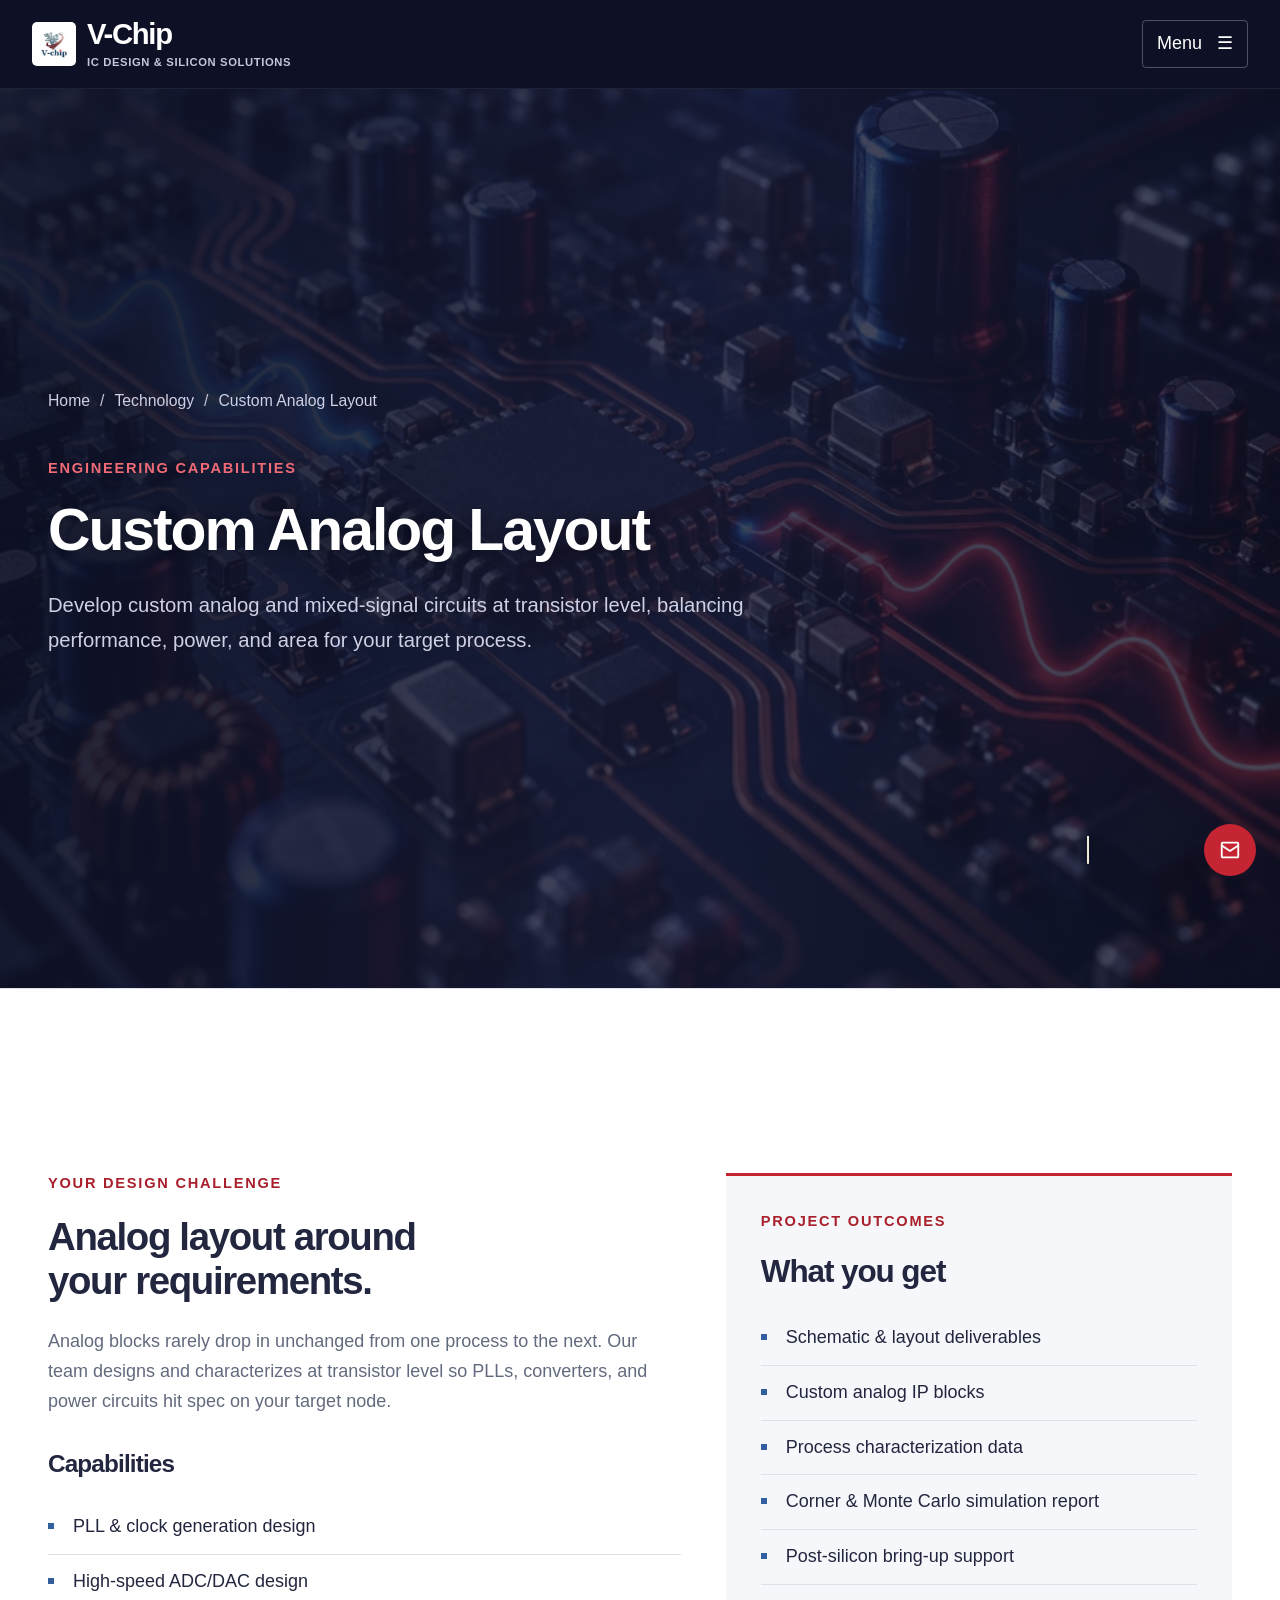
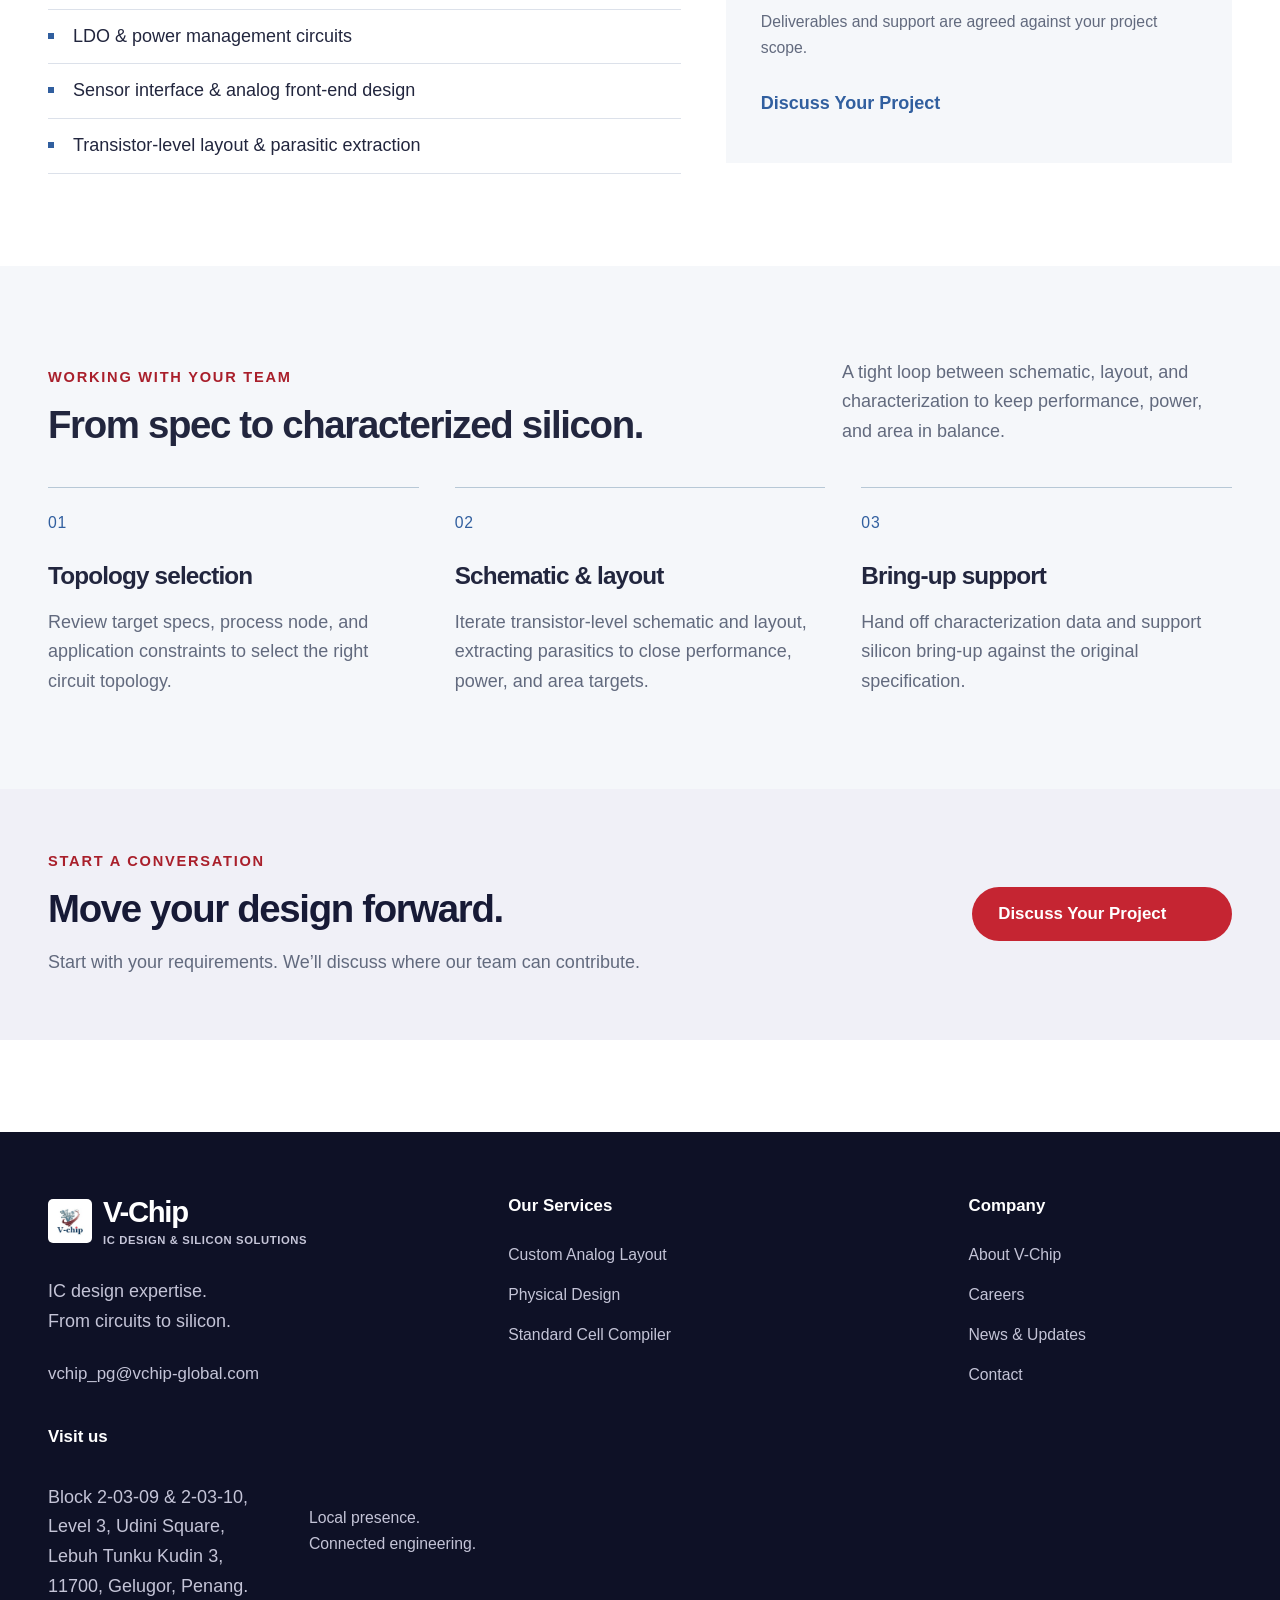
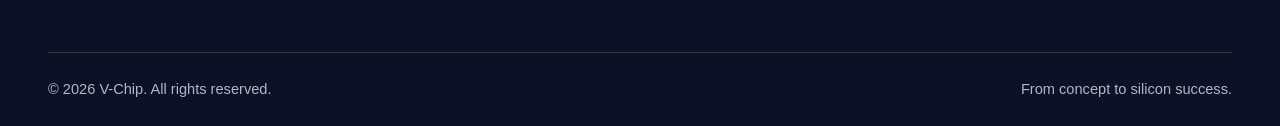
<file: analog-design.html>
<!DOCTYPE html>
<html lang="en">
  <head>
    <meta charset="utf-8">
    <meta name="viewport" content="width=device-width,initial-scale=1">
    <title>Custom Analog Layout</title>
    <meta
      name="description"
      content="Develop custom analog and mixed-signal circuits at transistor level, balancing performance, power, and area for your target process."
   >
    <meta name="theme-color" content="#102d50">
    <link rel="icon" type="image/png" href="assets/images/favicon.png">
    <link rel="stylesheet" href="styles.css">
    <script src="site.js" defer></script>
  </head>
  <body>
    <a class="skip-link" href="#main">Skip to content</a>
    <header class="site-header">
      <div class="container header-inner">
        <a class="brand" href="index.html" aria-label="V-Chip home"
          ><img
            src="assets/images/vchip-logo.jpeg"
            alt=""
            width="44"
            height="44"
         ><span
            >V-Chip<span class="brand-caption"
              >IC DESIGN &amp; SILICON SOLUTIONS</span
            ></span
          ></a
        >
        <button
          class="menu-toggle"
          type="button"
          aria-expanded="false"
          aria-controls="site-navigation"
          hidden
        >
          Menu <span aria-hidden="true">☰</span>
        </button>
        <nav
          class="site-navigation"
          id="site-navigation"
          aria-label="Main navigation"
        >
          <div class="mobile-menu-heading">
            <span>Explore V-Chip</span
            ><button type="button" class="menu-close" hidden>
              Close <span aria-hidden="true">×</span>
            </button>
          </div>
          <ul class="nav-list">
            <li><a href="index.html">Home</a></li>
            <li><a href="our-services.html">Our Services</a></li>
            <li class="nav-group">
              <span class="nav-label">Company</span
              ><button
                class="dropdown-toggle"
                type="button"
                aria-expanded="false"
                aria-controls="company-links"
                hidden
              >
                Company <span class="chevron" aria-hidden="true"></span>
              </button>
              <ul class="dropdown" id="company-links">
                <li><a href="about.html">About V-Chip</a></li>
                <li><a href="careers.html">Careers</a></li>
                <li><a href="news.html">News &amp; Updates</a></li>
              </ul>
            </li>
            <li><a href="contact.html">Contact</a></li>
          </ul>
          <a class="button button-small" href="contact.html"
            >Discuss Your Project
            <svg
              class="link-arrow"
              aria-hidden="true"
              focusable="false"
              viewBox="0 0 24 24"
            >
              <path d="M7 17 17 7M7 7h10v10"></path></svg
          ></a>
        </nav>
      </div>
    </header>
    <main id="main" tabindex="-1">
      <section class="page-hero page-hero-analog">
        <div class="container">
          <nav class="breadcrumb" aria-label="Breadcrumb">
            <ol>
              <li><a href="index.html">Home</a></li>
              <li><a href="index.html#capabilities">Technology</a></li>
              <li aria-current="page">Custom Analog Layout</li>
            </ol>
          </nav>
          <p class="eyebrow">Engineering capabilities</p>
          <h1>Custom Analog Layout</h1>
          <p class="lede">
            Develop custom analog and mixed-signal circuits at transistor level,
            balancing performance, power, and area for your target process.
          </p>
        </div>
      </section>
      <section class="section">
      <section class="section">
        <div class="container service-grid">
          <div class="service-copy">
            <p class="eyebrow">Your design challenge</p>
            <h2>Analog layout around your requirements.</h2>
            <p>
              Analog blocks rarely drop in unchanged from one process to the
              next. Our team designs and characterizes at transistor level so
              PLLs, converters, and power circuits hit spec on your target
              node.
            </p>
            <h3>Capabilities</h3>
            <ul class="feature-list">
              <li>PLL &amp; clock generation design</li>
              <li>High-speed ADC/DAC design</li>
              <li>LDO &amp; power management circuits</li>
              <li>Sensor interface &amp; analog front-end design</li>
              <li>Transistor-level layout &amp; parasitic extraction</li>
            </ul>
          </div>
          <aside class="deliverables">
            <p class="eyebrow">Project outcomes</p>
            <h2>What you get</h2>
            <ul class="feature-list">
              <li>Schematic &amp; layout deliverables</li>
              <li>Custom analog IP blocks</li>
              <li>Process characterization data</li>
              <li>Corner &amp; Monte Carlo simulation report</li>
              <li>Post-silicon bring-up support</li>
            </ul>
            <p class="fine-print">
              Deliverables and support are agreed against your project scope.
            </p>
            <a class="text-link" href="contact.html"
              >Discuss Your Project
              <svg
                class="link-arrow"
                aria-hidden="true"
                focusable="false"
                viewBox="0 0 24 24"
              >
                <path d="M7 17 17 7M7 7h10v10"></path></svg
            ></a>
          </aside>
        </div>
      </section>
      <section class="section section-tint">
        <div class="container">
          <div class="section-heading">
            <div>
              <p class="eyebrow">Working with your team</p>
              <h2>From spec to characterized silicon.</h2>
            </div>
            <p>
              A tight loop between schematic, layout, and characterization to
              keep performance, power, and area in balance.
            </p>
          </div>
          <ol class="engagement-grid">
            <li>
              <span class="step-number">01</span>
              <h3>Topology selection</h3>
              <p>
                Review target specs, process node, and application constraints
                to select the right circuit topology.
              </p>
            </li>
            <li>
              <span class="step-number">02</span>
              <h3>Schematic &amp; layout</h3>
              <p>
                Iterate transistor-level schematic and layout, extracting
                parasitics to close performance, power, and area targets.
              </p>
            </li>
            <li>
              <span class="step-number">03</span>
              <h3>Bring-up support</h3>
              <p>
                Hand off characterization data and support silicon bring-up
                against the original specification.
              </p>
            </li>
          </ol>
        </div>
      </section>
      <section class="cta-band">
        <div class="container cta-inner">
          <div>
            <p class="eyebrow">Start a conversation</p>
            <h2>Move your design forward.</h2>
            <p>
              Start with your requirements. We’ll discuss where our team can
              contribute.
            </p>
          </div>
          <a class="button" href="contact.html"
            >Discuss Your Project
            <svg
              class="link-arrow"
              aria-hidden="true"
              focusable="false"
              viewBox="0 0 24 24"
            >
              <path d="M7 17 17 7M7 7h10v10"></path></svg
          ></a>
        </div>
      </section>
    </main>
    <footer class="site-footer">
      <div class="container">
        <div class="footer-grid">
          <div class="footer-brand">
            <a class="brand" href="index.html" aria-label="V-Chip home"
              ><img
                src="assets/images/vchip-logo.jpeg"
                alt=""
                width="44"
                height="44"
             ><span
                >V-Chip<span class="brand-caption"
                  >IC DESIGN &amp; SILICON SOLUTIONS</span
                ></span
              ></a
            >
            <p>IC design expertise.<br>From circuits to silicon.</p>
            <a
              class="footer-email"
              href="mailto:vchip_pg@vchip-global.com?subject=V-Chip%20Project%20Enquiry"
              >vchip_pg@vchip-global.com</a
            >
          </div>
          <div>
            <h2>Our Services</h2>
            <ul>
              <li><a href="our-services.html#custom-analog-layout">Custom Analog Layout</a></li>
              <li><a href="our-services.html#physical-design">Physical Design</a></li>
              <li><a href="our-services.html#standard-cell-compiler">Standard Cell Compiler</a></li>
            </ul>
          </div>
          <div>
            <h2>Company</h2>
            <ul>
              <li><a href="about.html">About V-Chip</a></li>
              <li><a href="careers.html">Careers</a></li>
              <li><a href="news.html">News &amp; Updates</a></li>
              <li><a href="contact.html">Contact</a></li>
            </ul>
          </div>
          <div>
            <h2>Visit us</h2>
            <p>Block 2-03-09 & 2-03-10, Level 3, Udini Square, Lebuh Tunku Kudin 3, 11700, Gelugor, Penang.</p>
            <p class="footer-location">
              Local presence.<br>Connected engineering.
            </p>
          </div>
        </div>
        <div class="footer-bottom">
          <p>© 2026 V-Chip. All rights reserved.</p>
          <span>From concept to silicon success.</span>
        </div>
      </div>
    </footer>
    <span class="floating-contact-label" aria-hidden="true"
      ><span class="floating-contact-label-text">Contact Us</span></span
    >
    <div class="floating-actions">
      <button
        class="floating-action floating-top"
        type="button"
        data-scroll-top
        aria-label="Scroll to top"
        hidden
      >
        <svg aria-hidden="true" viewBox="0 0 24 24">
          <path d="M12 19V5M5 12l7-7 7 7"></path>
        </svg>
      </button>
      <a
        class="floating-action floating-contact"
        href="contact.html"
        aria-label="Contact us"
      >
        <svg aria-hidden="true" viewBox="0 0 24 24">
          <path
            d="M4 4h16a1 1 0 0 1 1 1v14a1 1 0 0 1-1 1H4a1 1 0 0 1-1-1V5a1 1 0 0 1 1-1Z"
          ></path>
          <path d="m3 7 9 6 9-6"></path>
        </svg>
      </a>
    </div>
  </body>
</html>
</file>
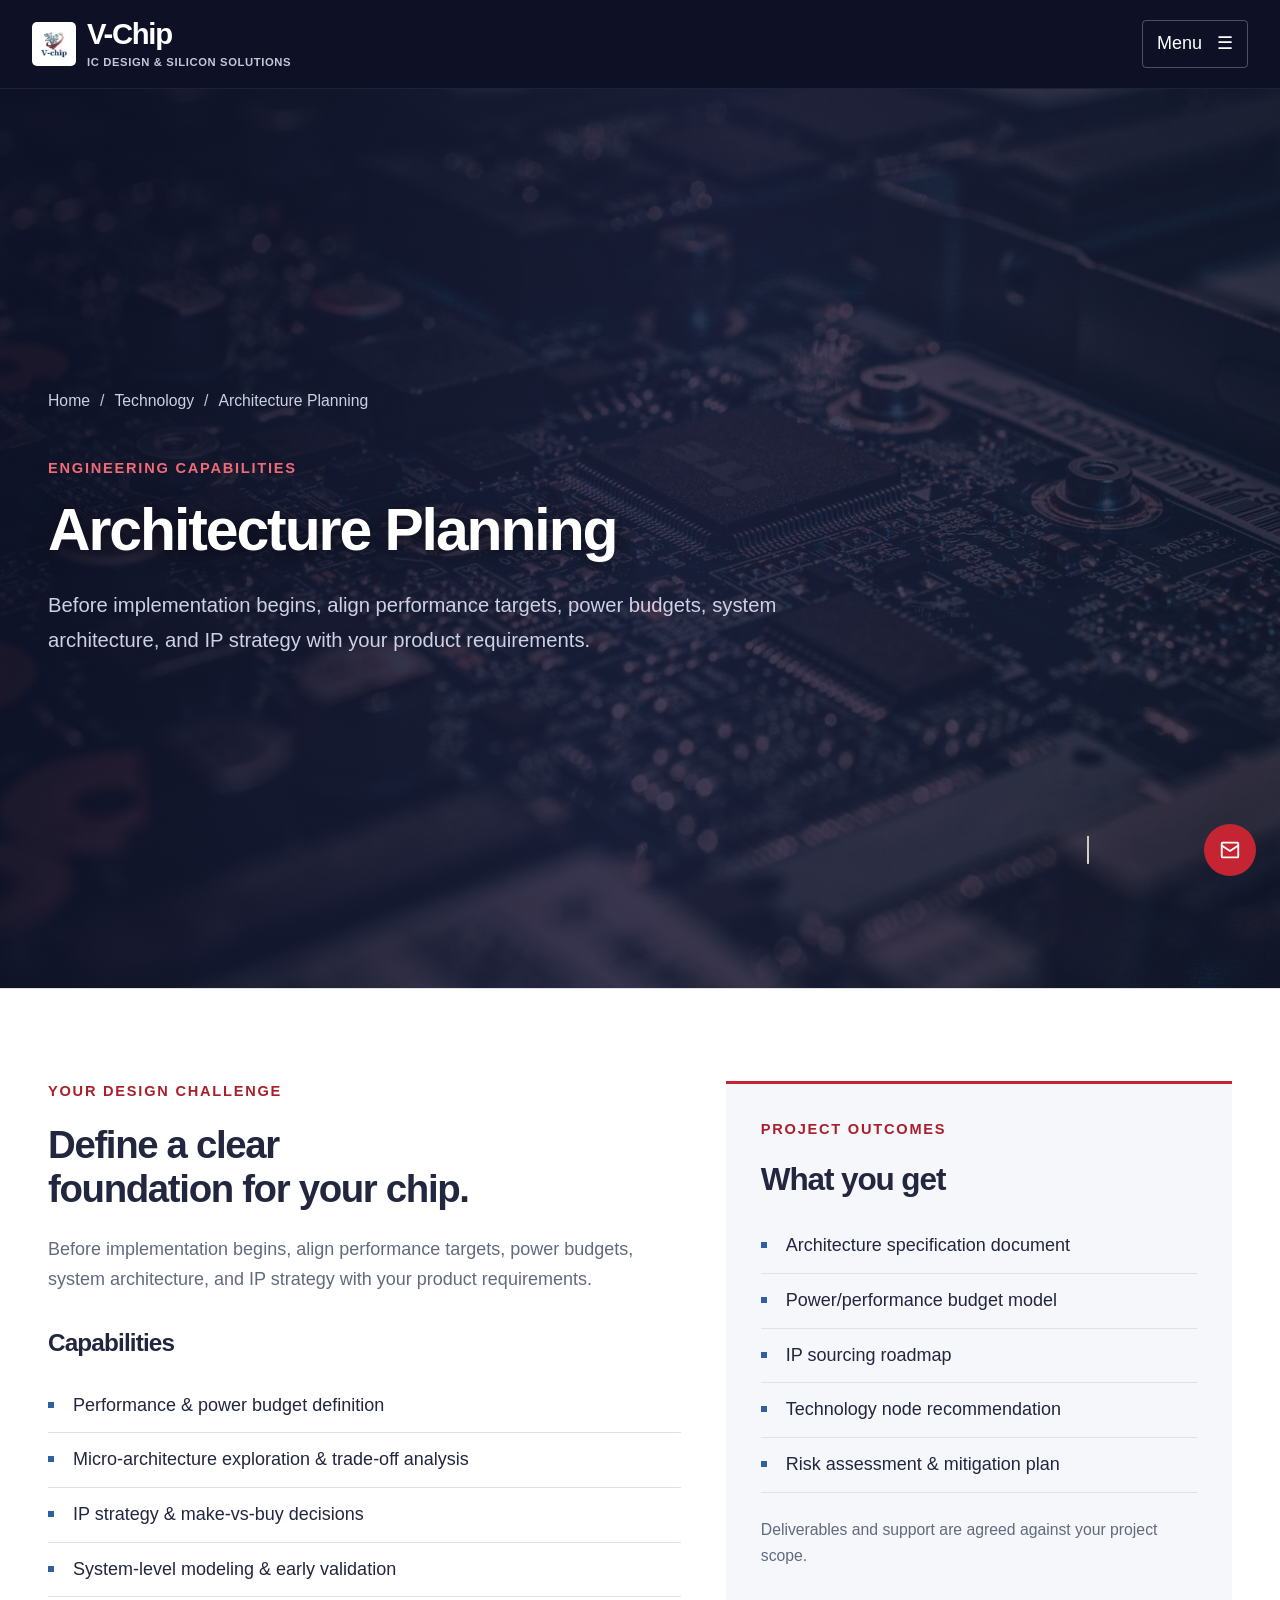
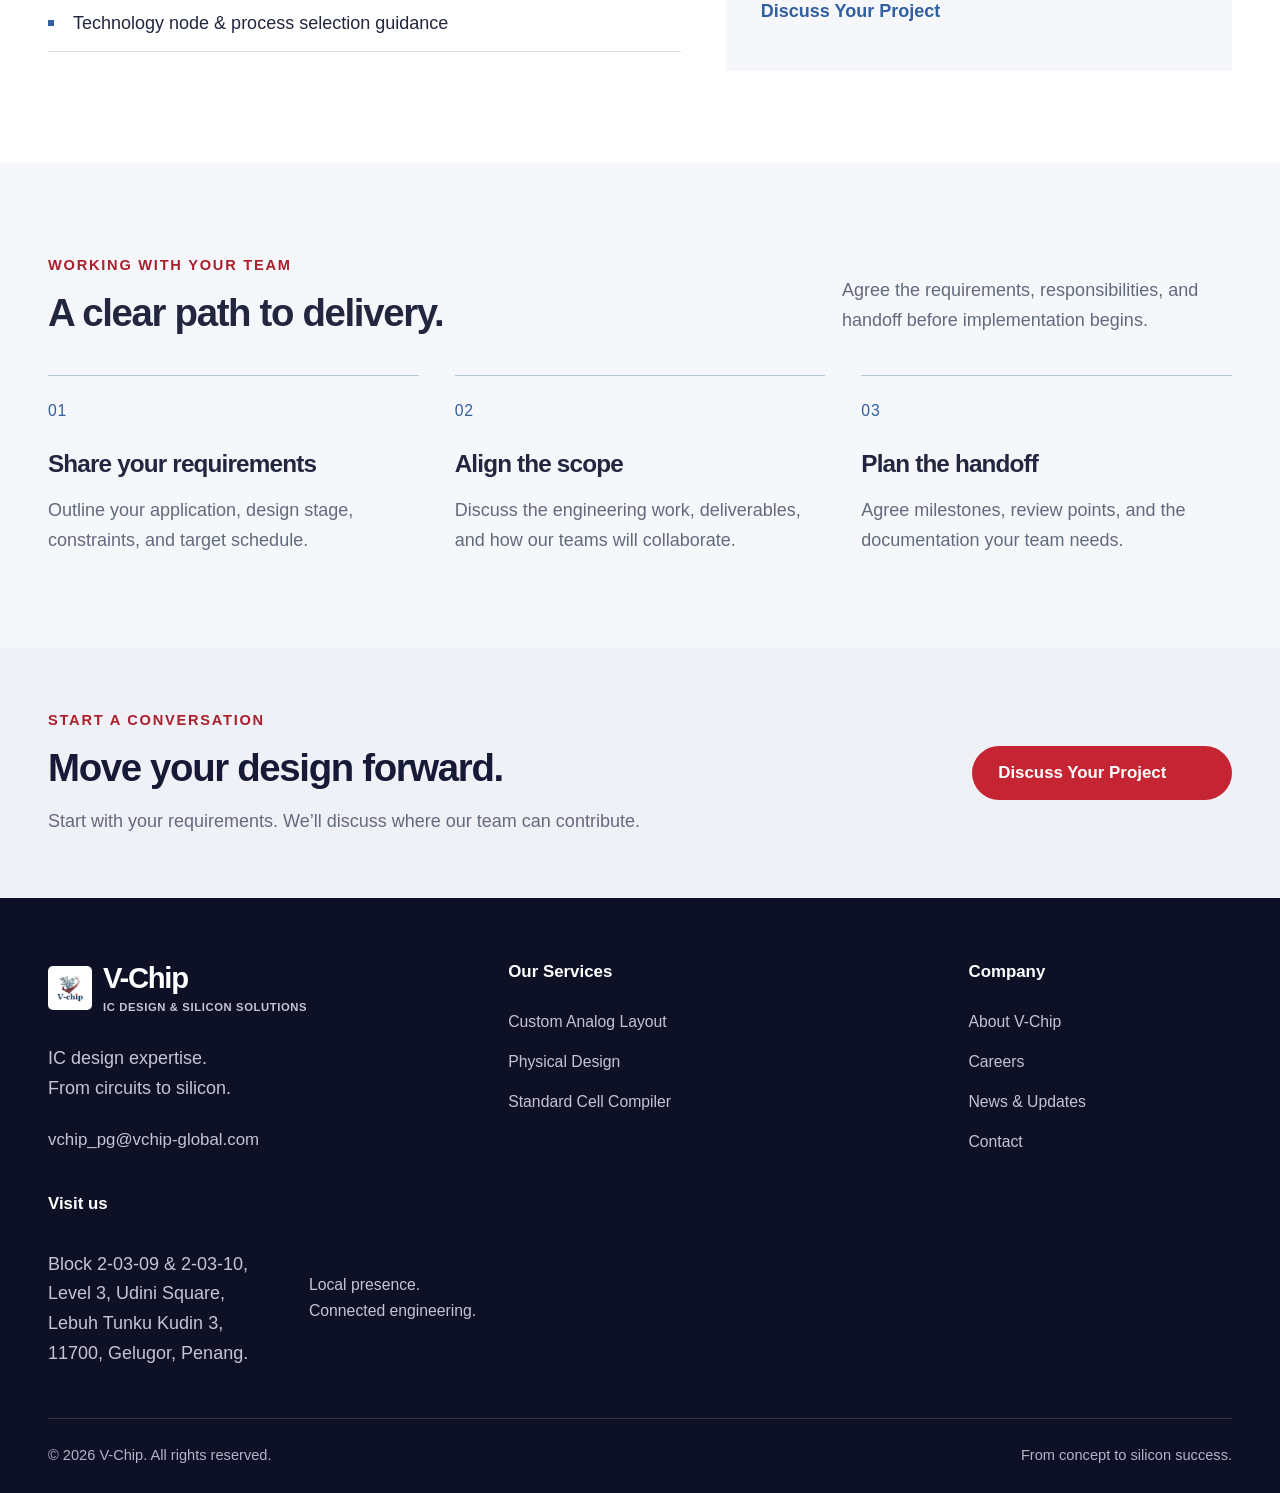
<file: architecture-planning.html>
<!DOCTYPE html>
<html lang="en">
  <head>
    <meta charset="utf-8">
    <meta name="viewport" content="width=device-width,initial-scale=1">
    <title>Architecture Planning </title>
    <meta
      name="description"
      content="Before implementation begins, align performance targets, power budgets, system architecture, and IP strategy with your product requirements."
   >
    <meta name="theme-color" content="#102d50">
    <link rel="icon" type="image/png" href="assets/images/favicon.png">
    <link rel="stylesheet" href="styles.css">
    <script src="site.js" defer></script>
  </head>
  <body>
    <a class="skip-link" href="#main">Skip to content</a>
    <header class="site-header">
      <div class="container header-inner">
        <a class="brand" href="index.html" aria-label="V-Chip home"
          ><img
            src="assets/images/vchip-logo.jpeg"
            alt=""
            width="44"
            height="44"
         ><span
            >V-Chip<span class="brand-caption"
              >IC DESIGN &amp; SILICON SOLUTIONS</span
            ></span
          ></a
        >
        <button
          class="menu-toggle"
          type="button"
          aria-expanded="false"
          aria-controls="site-navigation"
          hidden
        >
          Menu <span aria-hidden="true">☰</span>
        </button>
        <nav
          class="site-navigation"
          id="site-navigation"
          aria-label="Main navigation"
        >
          <div class="mobile-menu-heading">
            <span>Explore V-Chip</span
            ><button type="button" class="menu-close" hidden>
              Close <span aria-hidden="true">×</span>
            </button>
          </div>
          <ul class="nav-list">
            <li><a href="index.html">Home</a></li>
            <li><a href="our-services.html">Our Services</a></li>
            <li class="nav-group">
              <span class="nav-label">Company</span
              ><button
                class="dropdown-toggle"
                type="button"
                aria-expanded="false"
                aria-controls="company-links"
                hidden
              >
                Company <span class="chevron" aria-hidden="true"></span>
              </button>
              <ul class="dropdown" id="company-links">
                <li><a href="about.html">About V-Chip</a></li>
                <li><a href="careers.html">Careers</a></li>
                <li><a href="news.html">News &amp; Updates</a></li>
              </ul>
            </li>
            <li><a href="contact.html">Contact</a></li>
          </ul>
          <a class="button button-small" href="contact.html"
            >Discuss Your Project
            <svg
              class="link-arrow"
              aria-hidden="true"
              focusable="false"
              viewBox="0 0 24 24"
            >
              <path d="M7 17 17 7M7 7h10v10"></path></svg
          ></a>
        </nav>
      </div>
    </header>
    <main id="main" tabindex="-1">
      <section class="page-hero page-hero-generic">
        <div class="container">
          <nav class="breadcrumb" aria-label="Breadcrumb">
            <ol>
              <li><a href="index.html">Home</a></li>
              <li><a href="index.html#capabilities">Technology</a></li>
              <li aria-current="page">Architecture Planning</li>
            </ol>
          </nav>
          <p class="eyebrow">Engineering capabilities</p>
          <h1>Architecture Planning</h1>
          <p class="lede">
            Before implementation begins, align performance targets, power
            budgets, system architecture, and IP strategy with your product
            requirements.
          </p>
        </div>
      </section>
      <section class="section">
        <div class="container service-grid">
          <div class="service-copy">
            <p class="eyebrow">Your design challenge</p>
            <h2>Define a clear foundation for your chip.</h2>
            <p>
              Before implementation begins, align performance targets, power
              budgets, system architecture, and IP strategy with your product
              requirements.
            </p>
            <h3>Capabilities</h3>
            <ul class="feature-list">
              <li>Performance &amp; power budget definition</li>
              <li>Micro-architecture exploration &amp; trade-off analysis</li>
              <li>IP strategy &amp; make-vs-buy decisions</li>
              <li>System-level modeling &amp; early validation</li>
              <li>Technology node &amp; process selection guidance</li>
            </ul>
          </div>
          <aside class="deliverables">
            <p class="eyebrow">Project outcomes</p>
            <h2>What you get</h2>
            <ul class="feature-list">
              <li>Architecture specification document</li>
              <li>Power/performance budget model</li>
              <li>IP sourcing roadmap</li>
              <li>Technology node recommendation</li>
              <li>Risk assessment &amp; mitigation plan</li>
            </ul>
            <p class="fine-print">
              Deliverables and support are agreed against your project scope.
            </p>
            <a class="text-link" href="contact.html"
              >Discuss Your Project
              <svg
                class="link-arrow"
                aria-hidden="true"
                focusable="false"
                viewBox="0 0 24 24"
              >
                <path d="M7 17 17 7M7 7h10v10"></path></svg
            ></a>
          </aside>
        </div>
      </section>
      <section class="section section-tint">
        <div class="container">
          <div class="section-heading">
            <div>
              <p class="eyebrow">Working with your team</p>
              <h2>A clear path to delivery.</h2>
            </div>
            <p>
              Agree the requirements, responsibilities, and handoff before
              implementation begins.
            </p>
          </div>
          <ol class="engagement-grid">
            <li>
              <span class="step-number">01</span>
              <h3>Share your requirements</h3>
              <p>
                Outline your application, design stage, constraints, and target
                schedule.
              </p>
            </li>
            <li>
              <span class="step-number">02</span>
              <h3>Align the scope</h3>
              <p>
                Discuss the engineering work, deliverables, and how our teams
                will collaborate.
              </p>
            </li>
            <li>
              <span class="step-number">03</span>
              <h3>Plan the handoff</h3>
              <p>
                Agree milestones, review points, and the documentation your team
                needs.
              </p>
            </li>
          </ol>
        </div>
      </section>
      <section class="cta-band">
        <div class="container cta-inner">
          <div>
            <p class="eyebrow">Start a conversation</p>
            <h2>Move your design forward.</h2>
            <p>
              Start with your requirements. We’ll discuss where our team can
              contribute.
            </p>
          </div>
          <a class="button" href="contact.html"
            >Discuss Your Project
            <svg
              class="link-arrow"
              aria-hidden="true"
              focusable="false"
              viewBox="0 0 24 24"
            >
              <path d="M7 17 17 7M7 7h10v10"></path></svg
          ></a>
        </div>
      </section>
    </main>
    <footer class="site-footer">
      <div class="container">
        <div class="footer-grid">
          <div class="footer-brand">
            <a class="brand" href="index.html" aria-label="V-Chip home"
              ><img
                src="assets/images/vchip-logo.jpeg"
                alt=""
                width="44"
                height="44"
             ><span
                >V-Chip<span class="brand-caption"
                  >IC DESIGN &amp; SILICON SOLUTIONS</span
                ></span
              ></a
            >
            <p>IC design expertise.<br>From circuits to silicon.</p>
            <a
              class="footer-email"
              href="mailto:vchip_pg@vchip-global.com?subject=V-Chip%20Project%20Enquiry"
              >vchip_pg@vchip-global.com</a
            >
          </div>
          <div>
            <h2>Our Services</h2>
            <ul>
              <li><a href="our-services.html#custom-analog-layout">Custom Analog Layout</a></li>
              <li><a href="our-services.html#physical-design">Physical Design</a></li>
              <li><a href="our-services.html#standard-cell-compiler">Standard Cell Compiler</a></li>
            </ul>
          </div>
          <div>
            <h2>Company</h2>
            <ul>
              <li><a href="about.html">About V-Chip</a></li>
              <li><a href="careers.html">Careers</a></li>
              <li><a href="news.html">News &amp; Updates</a></li>
              <li><a href="contact.html">Contact</a></li>
            </ul>
          </div>
          <div>
            <h2>Visit us</h2>
            <p>Block 2-03-09 & 2-03-10, Level 3, Udini Square, Lebuh Tunku Kudin 3, 11700, Gelugor, Penang.</p>
            <p class="footer-location">
              Local presence.<br>Connected engineering.
            </p>
          </div>
        </div>
        <div class="footer-bottom">
          <p>© 2026 V-Chip. All rights reserved.</p>
          <span>From concept to silicon success.</span>
        </div>
      </div>
    </footer>
    <span class="floating-contact-label" aria-hidden="true"
      ><span class="floating-contact-label-text">Contact Us</span></span
    >
    <div class="floating-actions">
      <button
        class="floating-action floating-top"
        type="button"
        data-scroll-top
        aria-label="Scroll to top"
        hidden
      >
        <svg aria-hidden="true" viewBox="0 0 24 24">
          <path d="M12 19V5M5 12l7-7 7 7"></path>
        </svg>
      </button>
      <a
        class="floating-action floating-contact"
        href="contact.html"
        aria-label="Contact us"
      >
        <svg aria-hidden="true" viewBox="0 0 24 24">
          <path
            d="M4 4h16a1 1 0 0 1 1 1v14a1 1 0 0 1-1 1H4a1 1 0 0 1-1-1V5a1 1 0 0 1 1-1Z"
          ></path>
          <path d="m3 7 9 6 9-6"></path>
        </svg>
      </a>
    </div>
  </body>
</html>
</file>
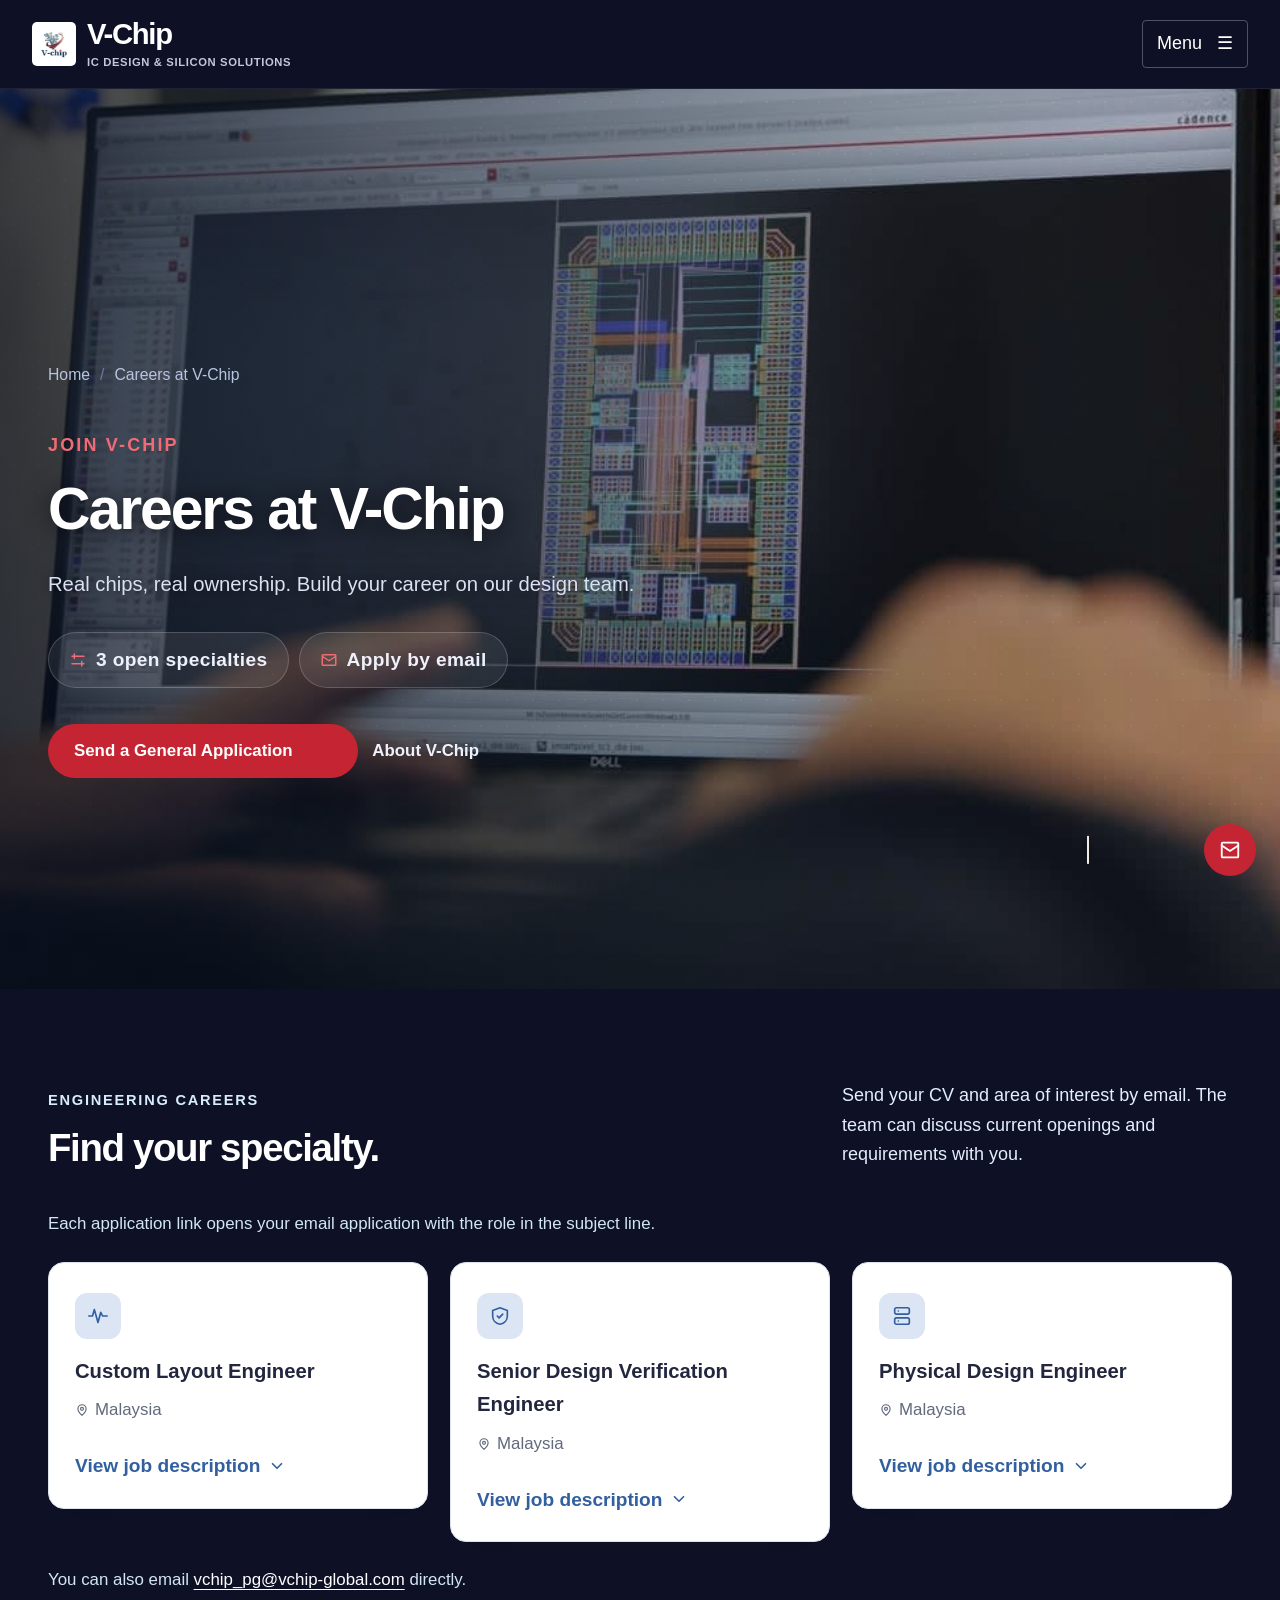
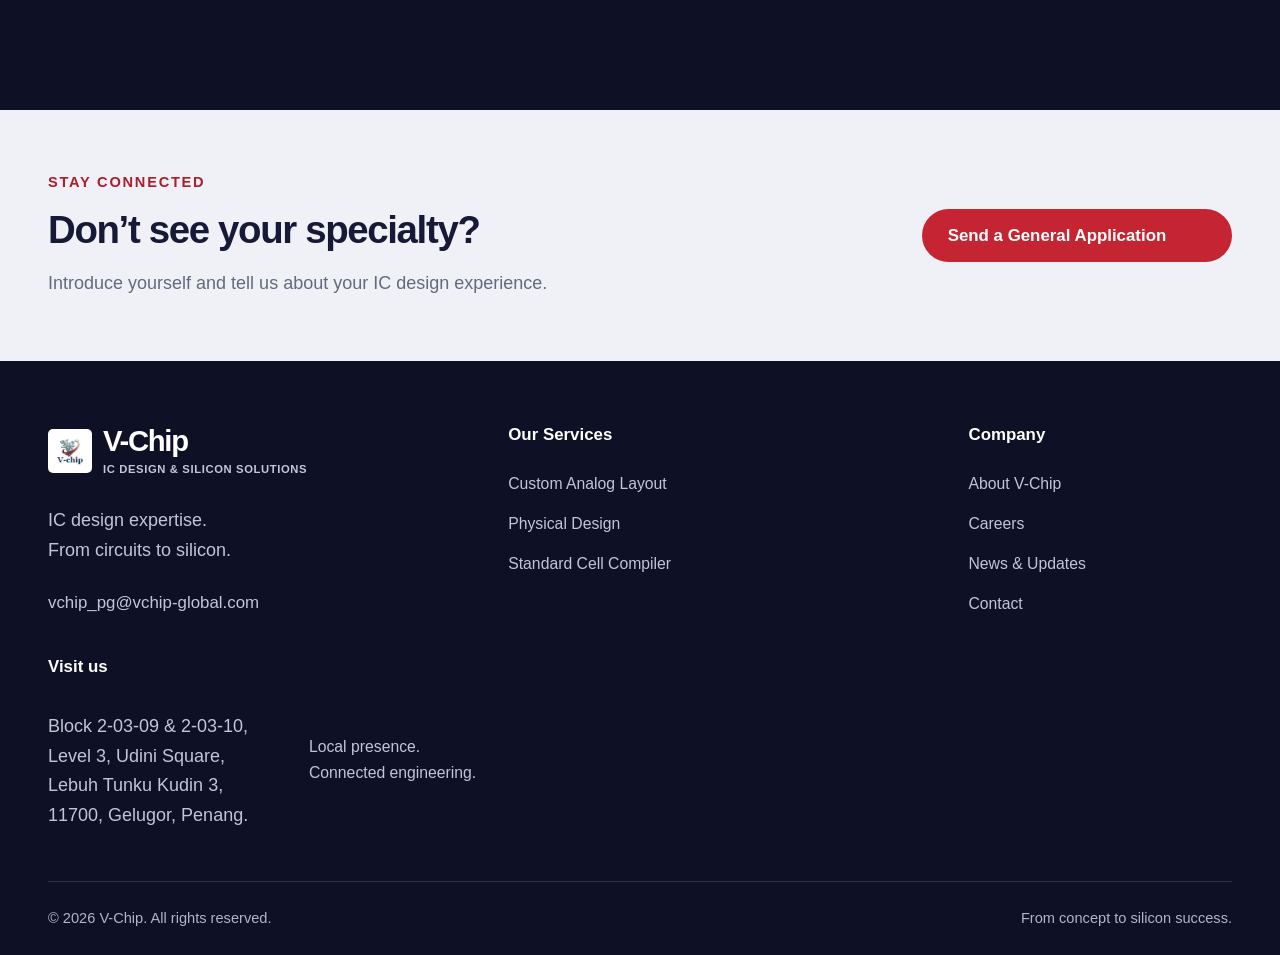
<file: careers.html>
<!DOCTYPE html>
<html lang="en">
  <head>
    <meta charset="utf-8">
    <meta name="viewport" content="width=device-width,initial-scale=1">
    <title>Careers at V-Chip</title>
    <meta
      name="description"
      content="Explore IC design engineering roles at V-Chip. Apply by email across analog, digital, verification, physical design, SoC, and DFT."
   >
    <meta name="theme-color" content="#102d50">
    <link rel="icon" type="image/png" href="assets/images/favicon.png">
    <link rel="stylesheet" href="styles.css">
    <script src="site.js" defer></script>
  </head>
  <body>
    <a class="skip-link" href="#main">Skip to content</a>
    <header class="site-header">
      <div class="container header-inner">
        <a class="brand" href="index.html" aria-label="V-Chip home"
          ><img
            src="assets/images/vchip-logo.jpeg"
            alt=""
            width="44"
            height="44"
         ><span
            >V-Chip<span class="brand-caption"
              >IC DESIGN &amp; SILICON SOLUTIONS</span
            ></span
          ></a
        >
        <button
          class="menu-toggle"
          type="button"
          aria-expanded="false"
          aria-controls="site-navigation"
          hidden
        >
          Menu <span aria-hidden="true">☰</span>
        </button>
        <nav
          class="site-navigation"
          id="site-navigation"
          aria-label="Main navigation"
        >
          <div class="mobile-menu-heading">
            <span>Explore V-Chip</span
            ><button type="button" class="menu-close" hidden>
              Close <span aria-hidden="true">×</span>
            </button>
          </div>
          <ul class="nav-list">
            <li><a href="index.html">Home</a></li>
            <li><a href="our-services.html">Our Services</a></li>
            <li class="nav-group section-current">
              <span class="nav-label">Company</span
              ><button
                class="dropdown-toggle"
                type="button"
                aria-expanded="false"
                aria-controls="company-links"
                hidden
              >
                Company <span class="chevron" aria-hidden="true"></span>
              </button>
              <ul class="dropdown" id="company-links">
                <li><a href="about.html">About V-Chip</a></li>
                <li><a href="careers.html" aria-current="page">Careers</a></li>
                <li><a href="news.html">News &amp; Updates</a></li>
              </ul>
            </li>
            <li><a href="contact.html">Contact</a></li>
          </ul>
          <a class="button button-small" href="contact.html"
            >Discuss Your Project
            <svg
              class="link-arrow"
              aria-hidden="true"
              focusable="false"
              viewBox="0 0 24 24"
            >
              <path d="M7 17 17 7M7 7h10v10"></path></svg
          ></a>
        </nav>
      </div>
    </header>
    <main id="main" tabindex="-1">
      <section class="page-hero page-hero-video page-hero-video--careers">
        <div class="container">
          <nav class="breadcrumb" aria-label="Breadcrumb">
            <ol>
              <li><a href="index.html">Home</a></li>
              <li aria-current="page">Careers at V-Chip</li>
            </ol>
          </nav>
          <p class="eyebrow">Join V-Chip</p>
          <h1>Careers at V-Chip</h1>
          <p class="lede">
            Real chips, real ownership. Build your career on our
            design team.
          </p>
          <div class="hero-badge-row">
            <span class="hero-badge">
              <svg aria-hidden="true" viewBox="0 0 24 24">
                <path d="M4 7h16M7 4v6M4 17h16M17 14v6"></path>
              </svg>
              3 open specialties
            </span>
            <span class="hero-badge">
              <svg aria-hidden="true" viewBox="0 0 24 24">
                <path
                  d="m3 7 9 6 9-6M4 5h16a1 1 0 0 1 1 1v12a1 1 0 0 1-1 1H4a1 1 0 0 1-1-1V6a1 1 0 0 1 1-1Z"
                ></path>
              </svg>
              Apply by email
            </span>
          </div>
          <div class="button-row">
            <a
              class="button"
              href="mailto:vchip_pg@vchip-global.com?subject=General%20Application"
              >Send a General Application
              <svg
                class="link-arrow"
                aria-hidden="true"
                focusable="false"
                viewBox="0 0 24 24"
              >
                <path d="M7 17 17 7M7 7h10v10"></path></svg
            ></a>
            <a class="hero-contact" href="about.html"
              >About V-Chip
              <svg
                class="link-arrow"
                aria-hidden="true"
                focusable="false"
                viewBox="0 0 24 24"
              >
                <path d="M7 17 17 7M7 7h10v10"></path></svg
            ></a>
          </div>
        </div>
      </section>
      <section class="section section-band-blue section-band-navy">
        <div class="container">
          <div class="section-heading">
            <div>
              <p class="eyebrow">Engineering careers</p>
              <h2>Find your specialty.</h2>
            </div>
            <p>
              Send your CV and area of interest by email. The team can discuss
              current openings and requirements with you.
            </p>
          </div>
          <p class="career-note">
            Each application link opens your email application with the role in
            the subject line.
          </p>
          <ul class="careers-list">
            <li class="career-item">
              <button
                class="career-row"
                type="button"
                aria-expanded="false"
                aria-controls="career-jd-layout"
                id="career-toggle-layout"
              >
                <span class="career-icon" aria-hidden="true"
                  ><svg viewBox="0 0 24 24"
                    ><path d="M2 12h4l2-7 4 14 3-11 2 4h5"></path></svg
                ></span>
                <span class="career-title">Custom Layout Engineer</span>
                <span class="career-location"
                  ><svg aria-hidden="true" viewBox="0 0 24 24"
                    ><path
                      d="M12 21s-7-5.2-7-11a7 7 0 0 1 14 0c0 5.8-7 11-7 11Z"
                    ></path><circle cx="12" cy="10" r="2.5"></circle></svg
                  >Malaysia</span
                >
                <span class="career-toggle"
                  >View job description
                  <svg
                    class="career-chevron"
                    aria-hidden="true"
                    focusable="false"
                    viewBox="0 0 24 24"
                  >
                    <path d="m6 9 6 6 6-6"></path>
                  </svg>
                </span>
              </button>
              <div
                class="career-jd"
                id="career-jd-layout"
                role="region"
                aria-labelledby="career-toggle-layout"
                hidden
              >
                <div class="career-jd-inner">
                  <h4>About the Role</h4>
                  <p>
                    V-Chip is seeking a Custom Layout Engineer to develop
                    transistor-level IC layouts for analog and mixed-signal
                    circuits, working closely with our analog design and
                    verification teams to deliver silicon-ready layouts on
                    advanced process nodes.
                  </p>
                  <h4>Responsibilities</h4>
                  <ul>
                    <li>
                      Develop and optimize custom IC layouts for analog and
                      mixed-signal blocks such as op-amps, bandgaps, and
                      current mirrors
                    </li>
                    <li>
                      Apply CMOS process knowledge and IC layout principles
                      to meet performance, matching, and reliability targets
                    </li>
                    <li>
                      Build and maintain layouts using Cadence Virtuoso or
                      Synopsys Custom Compiler
                    </li>
                    <li>
                      Run and resolve DRC/LVS and physical verification
                      checks (Calibre or ICV)
                    </li>
                    <li>
                      Develop scripts in SKILL, Python, or Tcl to automate
                      and improve layout efficiency
                    </li>
                    <li>
                      Collaborate with analog designers and verification
                      engineers to close out layout-dependent effects
                    </li>
                  </ul>
                  <h4>Qualifications</h4>
                  <ul>
                    <li>
                      Bachelor's or Master's degree in Electrical Engineering
                      or related field
                    </li>
                    <li>
                      Basic understanding of CMOS process and IC layout
                      principles
                    </li>
                    <li>
                      Familiar with Cadence Virtuoso/Synopsys Custom Compiler
                      layout tool
                    </li>
                    <li>
                      Exposure to DRC/LVS and physical verification flows
                      (Calibre or ICV preferred)
                    </li>
                    <li>
                      Scripting basics: familiar with SKILL, Python, or Tcl
                      for layout automation and efficiency improvements
                    </li>
                    <li>
                      Familiarity with analog building blocks such as
                      op-amps, bandgaps, and current mirrors
                    </li>
                    <li>Strong analytical and problem-solving skills</li>
                    <li>
                      Excellent verbal and written communication skills
                    </li>
                    <li>
                      Strong interpersonal skills and ability to collaborate
                      across global teams
                    </li>
                  </ul>
                  <a
                    class="career-action"
                    href="mailto:vchip_pg@vchip-global.com?subject=Application%3A%20Custom%20Layout%20Engineer"
                    >Apply by email
                    <svg
                      class="link-arrow"
                      aria-hidden="true"
                      focusable="false"
                      viewBox="0 0 24 24"
                    >
                      <path d="M7 17 17 7M7 7h10v10"></path>
                    </svg>
                  </a>
                </div>
              </div>
            </li>
            <li class="career-item">
              <button
                class="career-row"
                type="button"
                aria-expanded="false"
                aria-controls="career-jd-verification"
                id="career-toggle-verification"
              >
                <span class="career-icon" aria-hidden="true"
                  ><svg viewBox="0 0 24 24"
                    ><path
                      d="M12 3 4 6v6c0 4.6 3.2 8.3 8 9 4.8-.7 8-4.4 8-9V6l-8-3Z"
                    ></path><path d="m9 12 2 2 4-4"></path></svg
                ></span>
                <span class="career-title">Senior Design Verification Engineer</span>
                <span class="career-location"
                  ><svg aria-hidden="true" viewBox="0 0 24 24"
                    ><path
                      d="M12 21s-7-5.2-7-11a7 7 0 0 1 14 0c0 5.8-7 11-7 11Z"
                    ></path><circle cx="12" cy="10" r="2.5"></circle></svg
                  >Malaysia</span
                >
                <span class="career-toggle"
                  >View job description
                  <svg
                    class="career-chevron"
                    aria-hidden="true"
                    focusable="false"
                    viewBox="0 0 24 24"
                  >
                    <path d="m6 9 6 6 6-6"></path>
                  </svg>
                </span>
              </button>
              <div
                class="career-jd"
                id="career-jd-verification"
                role="region"
                aria-labelledby="career-toggle-verification"
                hidden
              >
                <div class="career-jd-inner">
                  <h4>About the Role</h4>
                  <p>
                    V-Chip is seeking a hands-on Senior Design Verification
                    Engineer to lead pre-silicon verification of complex
                    semiconductor IP, subsystems, and SoC designs. You will
                    define verification strategies, guide execution, and
                    collaborate with multidisciplinary engineering teams to
                    deliver robust, production-ready silicon.
                  </p>
                  <h4>Responsibilities</h4>
                  <ul>
                    <li>
                      Own the verification strategy, methodology, schedule,
                      and sign-off criteria for assigned IP, subsystem, or
                      full-chip projects
                    </li>
                    <li>
                      Develop comprehensive, requirements-driven verification
                      plans and ensure traceability from specifications to
                      tests and coverage
                    </li>
                    <li>
                      Architect and develop reusable SystemVerilog/UVM
                      verification environments, including testbenches,
                      sequences, agents, scoreboards, reference models,
                      assertions, and coverage models
                    </li>
                    <li>
                      Lead constrained-random, directed, assertion-based,
                      and coverage-driven verification activities
                    </li>
                    <li>
                      Execute and debug RTL and gate-level simulations,
                      regressions, and failing test cases
                    </li>
                    <li>
                      Drive verification closure by analysing functional and
                      code coverage, identifying gaps, and coordinating
                      corrective actions
                    </li>
                    <li>
                      Review design specifications and RTL implementations
                      to identify functional, integration, and verification
                      risks early
                    </li>
                    <li>
                      Collaborate closely with architects, RTL designers,
                      software engineers, physical design engineers, DFT
                      engineers, and external IP providers
                    </li>
                    <li>
                      Support design integration, logic synthesis, linting,
                      clock-domain crossing checks, reset-domain checks, and
                      formal equivalence activities where required
                    </li>
                    <li>
                      Establish verification best practices, reusable
                      infrastructure, automation, and quality metrics across
                      projects
                    </li>
                    <li>
                      Provide technical leadership, conduct reviews, mentor
                      junior engineers, and support project planning and
                      resource estimation
                    </li>
                    <li>
                      Communicate verification status, risks, dependencies,
                      and sign-off readiness clearly to project stakeholders
                    </li>
                  </ul>
                  <h4>Qualifications</h4>
                  <ul>
                    <li>
                      Bachelor's or Master's degree in Electrical
                      Engineering, Electronics Engineering, Computer
                      Engineering, or a related discipline
                    </li>
                    <li>
                      At least 7 years of relevant experience in ASIC, SoC,
                      FPGA, or IP-level functional verification, including
                      technical leadership responsibilities
                    </li>
                    <li>Strong hands-on experience with SystemVerilog and UVM</li>
                    <li>
                      Proven experience developing verification plans and
                      coverage-driven verification environments from the
                      ground up
                    </li>
                    <li>
                      Solid understanding of constrained-random
                      verification, functional coverage, code coverage,
                      assertions, and verification closure
                    </li>
                    <li>
                      Strong debugging skills across testbench, RTL,
                      waveform, protocol, and system-level failures
                    </li>
                    <li>
                      Experience with industry-standard simulation and
                      verification tools from Cadence, Siemens EDA, or
                      Synopsys
                    </li>
                    <li>
                      Familiarity with common interfaces and protocols such
                      as AMBA AXI/AHB/APB, PCIe, Ethernet, DDR, USB, or other
                      high-speed interfaces
                    </li>
                    <li>
                      Good understanding of digital design concepts, SoC
                      architectures, clock and reset structures, and
                      hardware/software interactions
                    </li>
                    <li>
                      Working knowledge of scripting or programming
                      languages such as Python, Perl, Tcl, C, or C++
                    </li>
                    <li>
                      Strong communication, problem-solving, technical
                      leadership, and cross-functional collaboration skills
                    </li>
                  </ul>
                  <h4>Preferred Experience</h4>
                  <ul>
                    <li>
                      Verification of complex SoCs, processor-based systems,
                      high-speed interfaces, or reusable semiconductor IP
                    </li>
                    <li>
                      Formal verification, emulation, FPGA prototyping,
                      low-power verification, or performance verification
                    </li>
                    <li>
                      Gate-level simulation, logic synthesis, lint, CDC/RDC
                      analysis, and equivalence checking
                    </li>
                    <li>
                      Regression automation, continuous integration,
                      version-control workflows, and verification
                      productivity tools
                    </li>
                    <li>
                      Experience mentoring engineers or leading a
                      verification team through project sign-off
                    </li>
                  </ul>
                  <a
                    class="career-action"
                    href="mailto:vchip_pg@vchip-global.com?subject=Application%3A%20Senior%20Design%20Verification%20Engineer"
                    >Apply by email
                    <svg
                      class="link-arrow"
                      aria-hidden="true"
                      focusable="false"
                      viewBox="0 0 24 24"
                    >
                      <path d="M7 17 17 7M7 7h10v10"></path>
                    </svg>
                  </a>
                </div>
              </div>
            </li>
            <li class="career-item">
              <button
                class="career-row"
                type="button"
                aria-expanded="false"
                aria-controls="career-jd-physical"
                id="career-toggle-physical"
              >
                <span class="career-icon" aria-hidden="true"
                  ><svg viewBox="0 0 24 24"
                    ><rect x="4" y="3" width="16" height="7" rx="2"></rect
                    ><rect x="4" y="14" width="16" height="7" rx="2"></rect
                    ><path d="M8 6.5h.01M8 17.5h.01"></path></svg
                ></span>
                <span class="career-title">Physical Design Engineer</span>
                <span class="career-location"
                  ><svg aria-hidden="true" viewBox="0 0 24 24"
                    ><path
                      d="M12 21s-7-5.2-7-11a7 7 0 0 1 14 0c0 5.8-7 11-7 11Z"
                    ></path><circle cx="12" cy="10" r="2.5"></circle></svg
                  >Malaysia</span
                >
                <span class="career-toggle"
                  >View job description
                  <svg
                    class="career-chevron"
                    aria-hidden="true"
                    focusable="false"
                    viewBox="0 0 24 24"
                  >
                    <path d="m6 9 6 6 6-6"></path>
                  </svg>
                </span>
              </button>
              <div
                class="career-jd"
                id="career-jd-physical"
                role="region"
                aria-labelledby="career-toggle-physical"
                hidden
              >
                <div class="career-jd-inner">
                  <h4>About the Role</h4>
                  <p>
                    V-Chip is seeking a Physical Design Engineer to own
                    block- and full-chip-level physical implementation, from
                    floorplan through GDSII signoff, on advanced process
                    nodes.
                  </p>
                  <h4>Responsibilities</h4>
                  <ul>
                    <li>
                      Own floorplanning, place-and-route, timing closure,
                      and power/clock optimization for blocks or full chips
                    </li>
                    <li>
                      Drive designs from architecture through GDSII, taking
                      ownership of multiple complex projects in parallel
                    </li>
                    <li>
                      Apply SoC/ASIC design methodologies and tools across
                      the physical implementation flow
                    </li>
                    <li>
                      Support physical design signoff, working from RTL
                      through to final layout
                    </li>
                    <li>
                      Develop and maintain scripts in TCL, Perl, or Python
                      to automate and improve implementation flows
                    </li>
                    <li>
                      Collaborate with RTL, verification, and DFT teams to
                      resolve cross-domain implementation issues
                    </li>
                  </ul>
                  <h4>Qualifications</h4>
                  <ul>
                    <li>Bachelor's degree or higher in EE, CS or related field</li>
                    <li>
                      Experience in floorplan, P&amp;R, timing closure,
                      clock, power, and design optimization on advanced
                      nodes
                    </li>
                    <li>
                      Experience with SoC/ASIC design methodologies and
                      tools
                    </li>
                    <li>
                      Full chip or block level ownership from architecture
                      to GDSII, driving multiple complex designs to
                      production
                    </li>
                    <li>
                      Basic understanding of RTL design (Verilog / VHDL)
                    </li>
                    <li>
                      Familiarity with physical design signoff requirements
                      and flows
                    </li>
                    <li>
                      Experience with Cadence and/or Synopsys physical
                      design tools/flows
                    </li>
                    <li>Proficiency in scripting skills (TCL, Perl, Python)</li>
                    <li>Strong analytical and problem-solving skills</li>
                    <li>
                      Excellent verbal and written communication skills
                    </li>
                    <li>
                      Strong interpersonal skills and ability to collaborate
                      across global teams
                    </li>
                  </ul>
                  <a
                    class="career-action"
                    href="mailto:vchip_pg@vchip-global.com?subject=Application%3A%20Physical%20Design%20Engineer"
                    >Apply by email
                    <svg
                      class="link-arrow"
                      aria-hidden="true"
                      focusable="false"
                      viewBox="0 0 24 24"
                    >
                      <path d="M7 17 17 7M7 7h10v10"></path>
                    </svg>
                  </a>
                </div>
              </div>
            </li>
          </ul>
          <p class="career-note">
            You can also email
            <a href="mailto:vchip_pg@vchip-global.com">vchip_pg@vchip-global.com</a>
            directly.
          </p>
        </div>
      </section>
      <section class="cta-band">
        <div class="container cta-inner">
          <div>
            <p class="eyebrow">Stay connected</p>
            <h2>Don’t see your specialty?</h2>
            <p>
              Introduce yourself and tell us about your IC design experience.
            </p>
          </div>
          <a
            class="button"
            href="mailto:vchip_pg@vchip-global.com?subject=General%20Application"
            >Send a General Application
            <svg
              class="link-arrow"
              aria-hidden="true"
              focusable="false"
              viewBox="0 0 24 24"
            >
              <path d="M7 17 17 7M7 7h10v10"></path></svg
          ></a>
        </div>
      </section>
    </main>
    <footer class="site-footer">
      <div class="container">
        <div class="footer-grid">
          <div class="footer-brand">
            <a class="brand" href="index.html" aria-label="V-Chip home"
              ><img
                src="assets/images/vchip-logo.jpeg"
                alt=""
                width="44"
                height="44"
             ><span
                >V-Chip<span class="brand-caption"
                  >IC DESIGN &amp; SILICON SOLUTIONS</span
                ></span
              ></a
            >
            <p>IC design expertise.<br>From circuits to silicon.</p>
            <a
              class="footer-email"
              href="mailto:vchip_pg@vchip-global.com?subject=V-Chip%20Project%20Enquiry"
              >vchip_pg@vchip-global.com</a
            >
          </div>
          <div>
            <h2>Our Services</h2>
            <ul>
              <li><a href="our-services.html#custom-analog-layout">Custom Analog Layout</a></li>
              <li><a href="our-services.html#physical-design">Physical Design</a></li>
              <li><a href="our-services.html#standard-cell-compiler">Standard Cell Compiler</a></li>
            </ul>
          </div>
          <div>
            <h2>Company</h2>
            <ul>
              <li><a href="about.html">About V-Chip</a></li>
              <li><a href="careers.html">Careers</a></li>
              <li><a href="news.html">News &amp; Updates</a></li>
              <li><a href="contact.html">Contact</a></li>
            </ul>
          </div>
          <div>
            <h2>Visit us</h2>
            <p>Block 2-03-09 & 2-03-10, Level 3, Udini Square, Lebuh Tunku Kudin 3, 11700, Gelugor, Penang.</p>
            <p class="footer-location">
              Local presence.<br>Connected engineering.
            </p>
          </div>
        </div>
        <div class="footer-bottom">
          <p>© 2026 V-Chip. All rights reserved.</p>
          <span>From concept to silicon success.</span>
        </div>
      </div>
    </footer>
    <span class="floating-contact-label" aria-hidden="true"
      ><span class="floating-contact-label-text">Contact Us</span></span
    >
    <div class="floating-actions">
      <button
        class="floating-action floating-top"
        type="button"
        data-scroll-top
        aria-label="Scroll to top"
        hidden
      >
        <svg aria-hidden="true" viewBox="0 0 24 24">
          <path d="M12 19V5M5 12l7-7 7 7"></path>
        </svg>
      </button>
      <a
        class="floating-action floating-contact"
        href="contact.html"
        aria-label="Contact us"
      >
        <svg aria-hidden="true" viewBox="0 0 24 24">
          <path
            d="M4 4h16a1 1 0 0 1 1 1v14a1 1 0 0 1-1 1H4a1 1 0 0 1-1-1V5a1 1 0 0 1 1-1Z"
          ></path>
          <path d="m3 7 9 6 9-6"></path>
        </svg>
      </a>
    </div>
  </body>
</html>
</file>
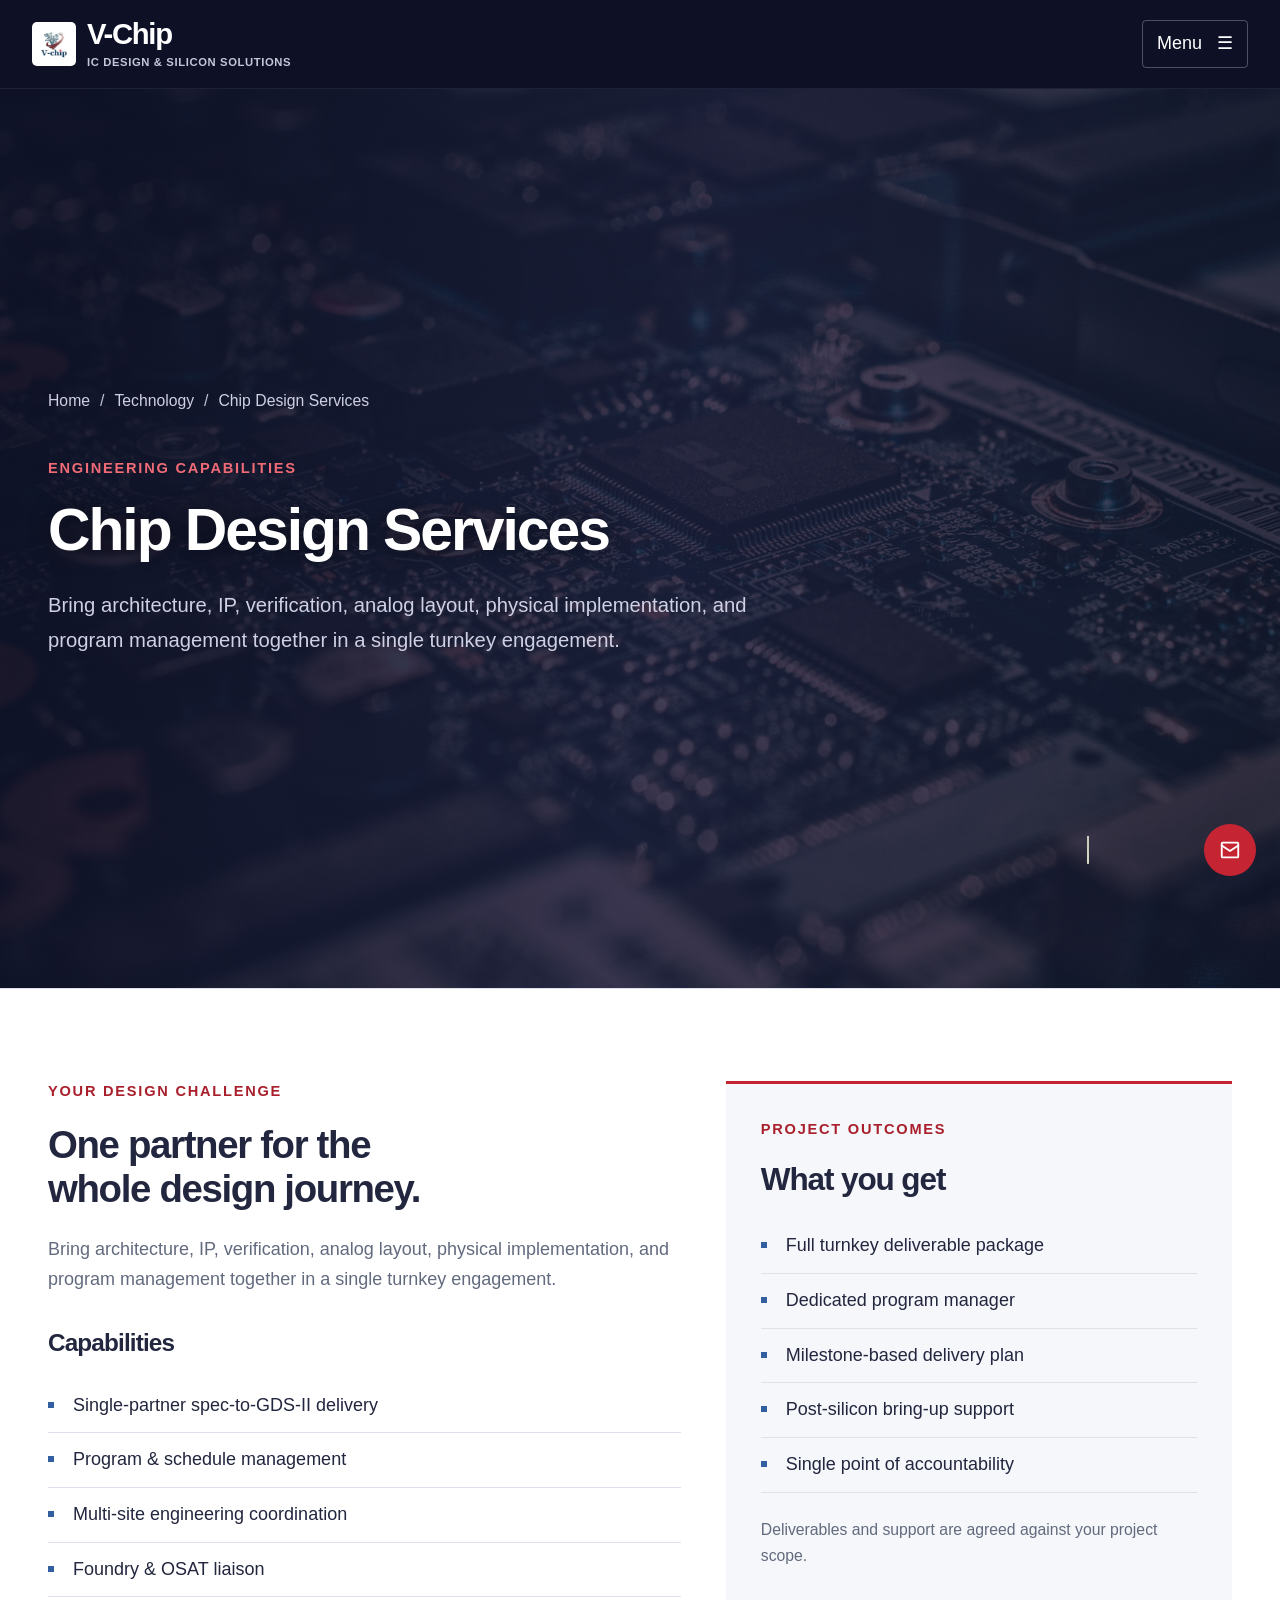
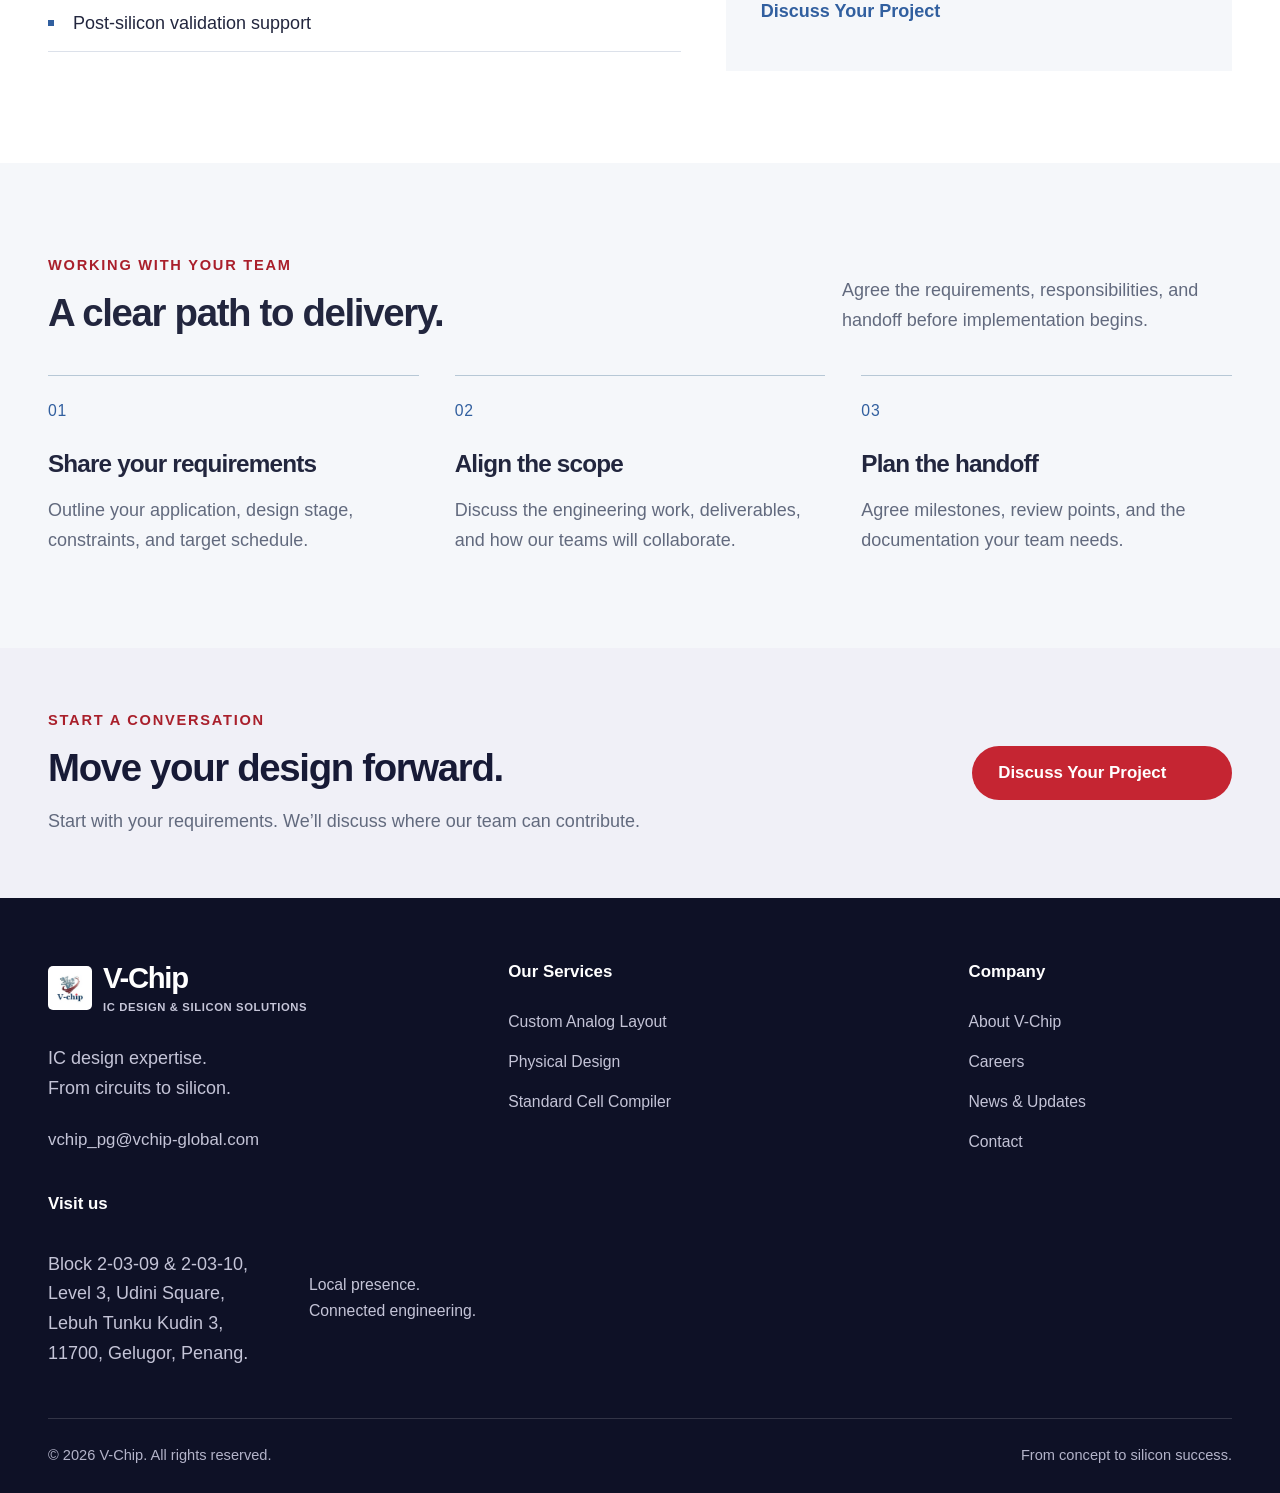
<file: chip-design.html>
<!DOCTYPE html>
<html lang="en">
  <head>
    <meta charset="utf-8">
    <meta name="viewport" content="width=device-width,initial-scale=1">
    <title>Chip Design Services</title>
    <meta
      name="description"
      content="Bring architecture, IP, verification, analog layout, physical implementation, and program management together in a single turnkey engagement."
   >
    <meta name="theme-color" content="#102d50">
    <link rel="icon" type="image/png" href="assets/images/favicon.png">
    <link rel="stylesheet" href="styles.css">
    <script src="site.js" defer></script>
  </head>
  <body>
    <a class="skip-link" href="#main">Skip to content</a>
    <header class="site-header">
      <div class="container header-inner">
        <a class="brand" href="index.html" aria-label="V-Chip home"
          ><img
            src="assets/images/vchip-logo.jpeg"
            alt=""
            width="44"
            height="44"
         ><span
            >V-Chip<span class="brand-caption"
              >IC DESIGN &amp; SILICON SOLUTIONS</span
            ></span
          ></a
        >
        <button
          class="menu-toggle"
          type="button"
          aria-expanded="false"
          aria-controls="site-navigation"
          hidden
        >
          Menu <span aria-hidden="true">☰</span>
        </button>
        <nav
          class="site-navigation"
          id="site-navigation"
          aria-label="Main navigation"
        >
          <div class="mobile-menu-heading">
            <span>Explore V-Chip</span
            ><button type="button" class="menu-close" hidden>
              Close <span aria-hidden="true">×</span>
            </button>
          </div>
          <ul class="nav-list">
            <li><a href="index.html">Home</a></li>
            <li><a href="our-services.html">Our Services</a></li>
            <li class="nav-group">
              <span class="nav-label">Company</span
              ><button
                class="dropdown-toggle"
                type="button"
                aria-expanded="false"
                aria-controls="company-links"
                hidden
              >
                Company <span class="chevron" aria-hidden="true"></span>
              </button>
              <ul class="dropdown" id="company-links">
                <li><a href="about.html">About V-Chip</a></li>
                <li><a href="careers.html">Careers</a></li>
                <li><a href="news.html">News &amp; Updates</a></li>
              </ul>
            </li>
            <li><a href="contact.html">Contact</a></li>
          </ul>
          <a class="button button-small" href="contact.html"
            >Discuss Your Project
            <svg
              class="link-arrow"
              aria-hidden="true"
              focusable="false"
              viewBox="0 0 24 24"
            >
              <path d="M7 17 17 7M7 7h10v10"></path></svg
          ></a>
        </nav>
      </div>
    </header>
    <main id="main" tabindex="-1">
      <section class="page-hero page-hero-generic">
        <div class="container">
          <nav class="breadcrumb" aria-label="Breadcrumb">
            <ol>
              <li><a href="index.html">Home</a></li>
              <li><a href="index.html#capabilities">Technology</a></li>
              <li aria-current="page">Chip Design Services</li>
            </ol>
          </nav>
          <p class="eyebrow">Engineering capabilities</p>
          <h1>Chip Design Services</h1>
          <p class="lede">
            Bring architecture, IP, verification, analog layout, physical
            implementation, and program management together in a single turnkey
            engagement.
          </p>
        </div>
      </section>
      <section class="section">
        <div class="container service-grid">
          <div class="service-copy">
            <p class="eyebrow">Your design challenge</p>
            <h2>One partner for the whole design journey.</h2>
            <p>
              Bring architecture, IP, verification, analog layout, physical
              implementation, and program management together in a single
              turnkey engagement.
            </p>
            <h3>Capabilities</h3>
            <ul class="feature-list">
              <li>Single-partner spec-to-GDS-II delivery</li>
              <li>Program &amp; schedule management</li>
              <li>Multi-site engineering coordination</li>
              <li>Foundry &amp; OSAT liaison</li>
              <li>Post-silicon validation support</li>
            </ul>
          </div>
          <aside class="deliverables">
            <p class="eyebrow">Project outcomes</p>
            <h2>What you get</h2>
            <ul class="feature-list">
              <li>Full turnkey deliverable package</li>
              <li>Dedicated program manager</li>
              <li>Milestone-based delivery plan</li>
              <li>Post-silicon bring-up support</li>
              <li>Single point of accountability</li>
            </ul>
            <p class="fine-print">
              Deliverables and support are agreed against your project scope.
            </p>
            <a class="text-link" href="contact.html"
              >Discuss Your Project
              <svg
                class="link-arrow"
                aria-hidden="true"
                focusable="false"
                viewBox="0 0 24 24"
              >
                <path d="M7 17 17 7M7 7h10v10"></path></svg
            ></a>
          </aside>
        </div>
      </section>
      <section class="section section-tint">
        <div class="container">
          <div class="section-heading">
            <div>
              <p class="eyebrow">Working with your team</p>
              <h2>A clear path to delivery.</h2>
            </div>
            <p>
              Agree the requirements, responsibilities, and handoff before
              implementation begins.
            </p>
          </div>
          <ol class="engagement-grid">
            <li>
              <span class="step-number">01</span>
              <h3>Share your requirements</h3>
              <p>
                Outline your application, design stage, constraints, and target
                schedule.
              </p>
            </li>
            <li>
              <span class="step-number">02</span>
              <h3>Align the scope</h3>
              <p>
                Discuss the engineering work, deliverables, and how our teams
                will collaborate.
              </p>
            </li>
            <li>
              <span class="step-number">03</span>
              <h3>Plan the handoff</h3>
              <p>
                Agree milestones, review points, and the documentation your team
                needs.
              </p>
            </li>
          </ol>
        </div>
      </section>
      <section class="cta-band">
        <div class="container cta-inner">
          <div>
            <p class="eyebrow">Start a conversation</p>
            <h2>Move your design forward.</h2>
            <p>
              Start with your requirements. We’ll discuss where our team can
              contribute.
            </p>
          </div>
          <a class="button" href="contact.html"
            >Discuss Your Project
            <svg
              class="link-arrow"
              aria-hidden="true"
              focusable="false"
              viewBox="0 0 24 24"
            >
              <path d="M7 17 17 7M7 7h10v10"></path></svg
          ></a>
        </div>
      </section>
    </main>
    <footer class="site-footer">
      <div class="container">
        <div class="footer-grid">
          <div class="footer-brand">
            <a class="brand" href="index.html" aria-label="V-Chip home"
              ><img
                src="assets/images/vchip-logo.jpeg"
                alt=""
                width="44"
                height="44"
             ><span
                >V-Chip<span class="brand-caption"
                  >IC DESIGN &amp; SILICON SOLUTIONS</span
                ></span
              ></a
            >
            <p>IC design expertise.<br>From circuits to silicon.</p>
            <a
              class="footer-email"
              href="mailto:vchip_pg@vchip-global.com?subject=V-Chip%20Project%20Enquiry"
              >vchip_pg@vchip-global.com</a
            >
          </div>
          <div>
            <h2>Our Services</h2>
            <ul>
              <li><a href="our-services.html#custom-analog-layout">Custom Analog Layout</a></li>
              <li><a href="our-services.html#physical-design">Physical Design</a></li>
              <li><a href="our-services.html#standard-cell-compiler">Standard Cell Compiler</a></li>
            </ul>
          </div>
          <div>
            <h2>Company</h2>
            <ul>
              <li><a href="about.html">About V-Chip</a></li>
              <li><a href="careers.html">Careers</a></li>
              <li><a href="news.html">News &amp; Updates</a></li>
              <li><a href="contact.html">Contact</a></li>
            </ul>
          </div>
          <div>
            <h2>Visit us</h2>
            <p>Block 2-03-09 & 2-03-10, Level 3, Udini Square, Lebuh Tunku Kudin 3, 11700, Gelugor, Penang.</p>
            <p class="footer-location">
              Local presence.<br>Connected engineering.
            </p>
          </div>
        </div>
        <div class="footer-bottom">
          <p>© 2026 V-Chip. All rights reserved.</p>
          <span>From concept to silicon success.</span>
        </div>
      </div>
    </footer>
    <span class="floating-contact-label" aria-hidden="true"
      ><span class="floating-contact-label-text">Contact Us</span></span
    >
    <div class="floating-actions">
      <button
        class="floating-action floating-top"
        type="button"
        data-scroll-top
        aria-label="Scroll to top"
        hidden
      >
        <svg aria-hidden="true" viewBox="0 0 24 24">
          <path d="M12 19V5M5 12l7-7 7 7"></path>
        </svg>
      </button>
      <a
        class="floating-action floating-contact"
        href="contact.html"
        aria-label="Contact us"
      >
        <svg aria-hidden="true" viewBox="0 0 24 24">
          <path
            d="M4 4h16a1 1 0 0 1 1 1v14a1 1 0 0 1-1 1H4a1 1 0 0 1-1-1V5a1 1 0 0 1 1-1Z"
          ></path>
          <path d="m3 7 9 6 9-6"></path>
        </svg>
      </a>
    </div>
  </body>
</html>
</file>
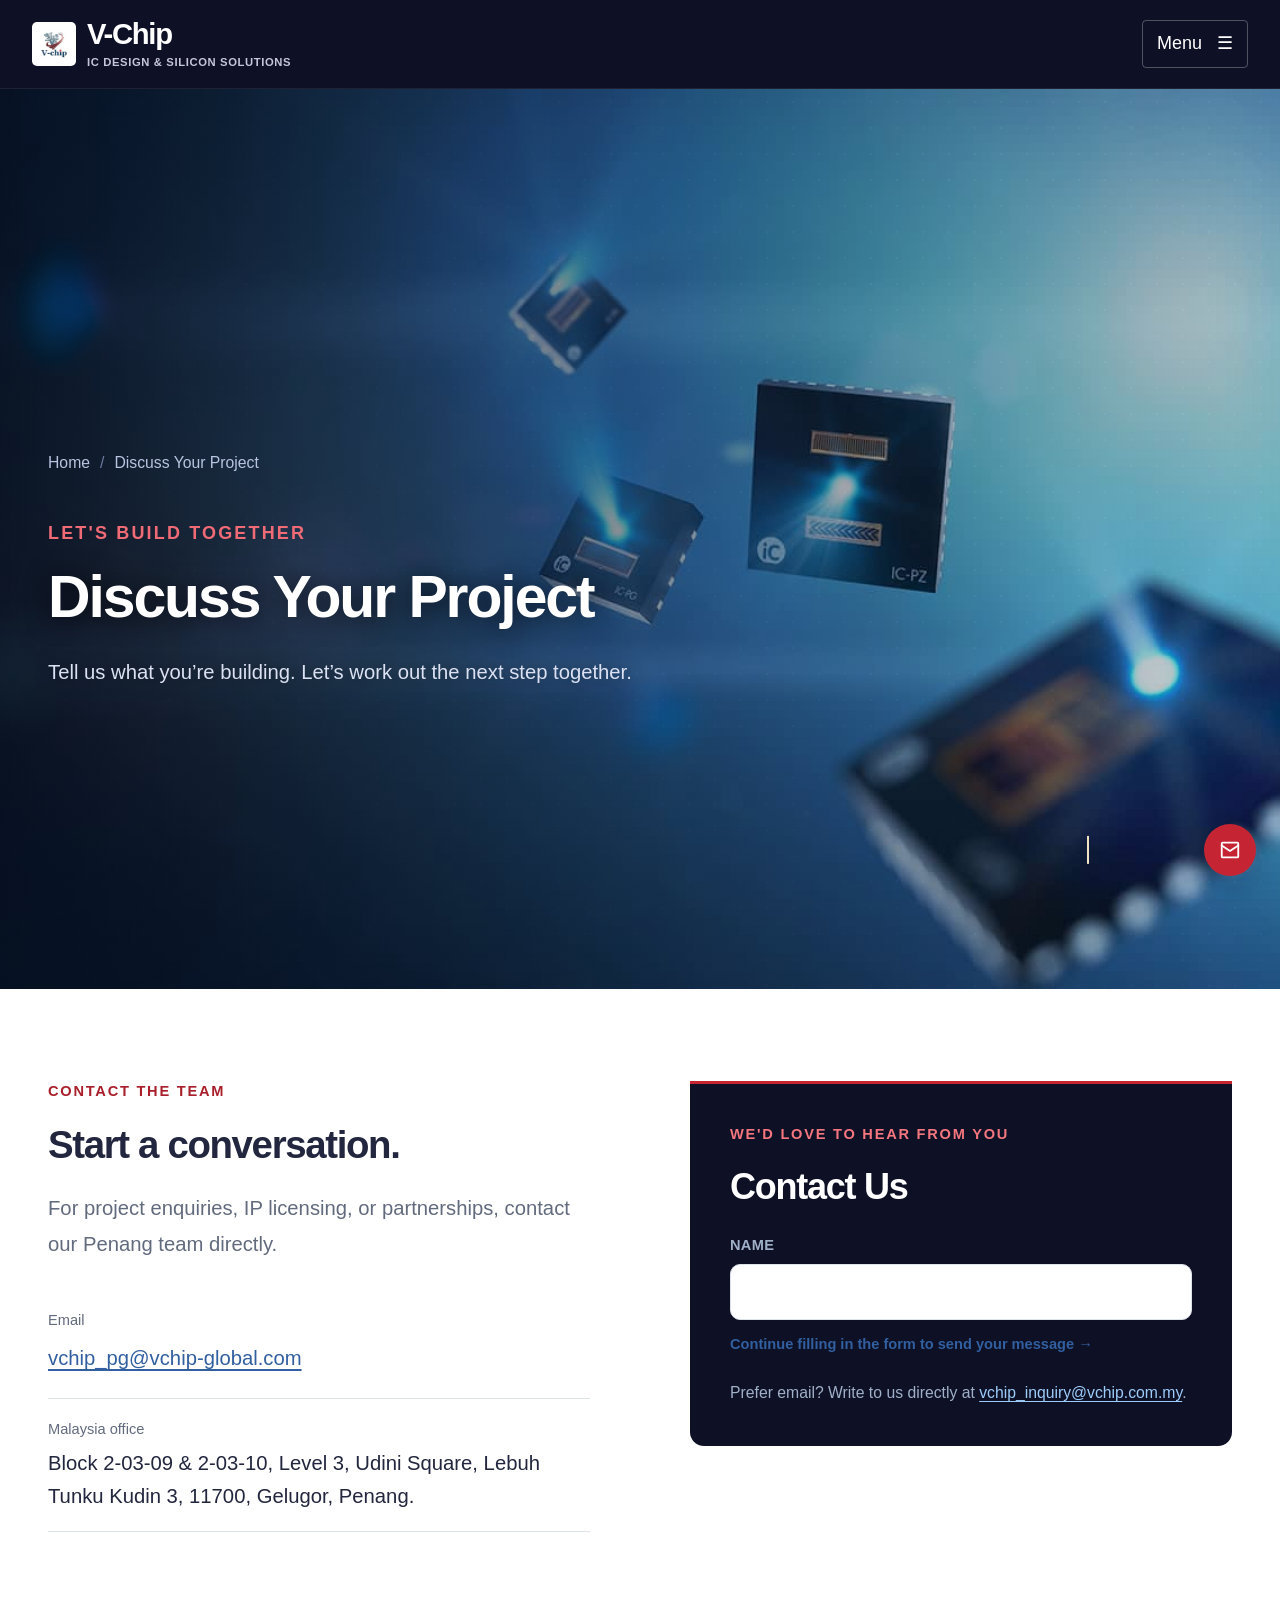
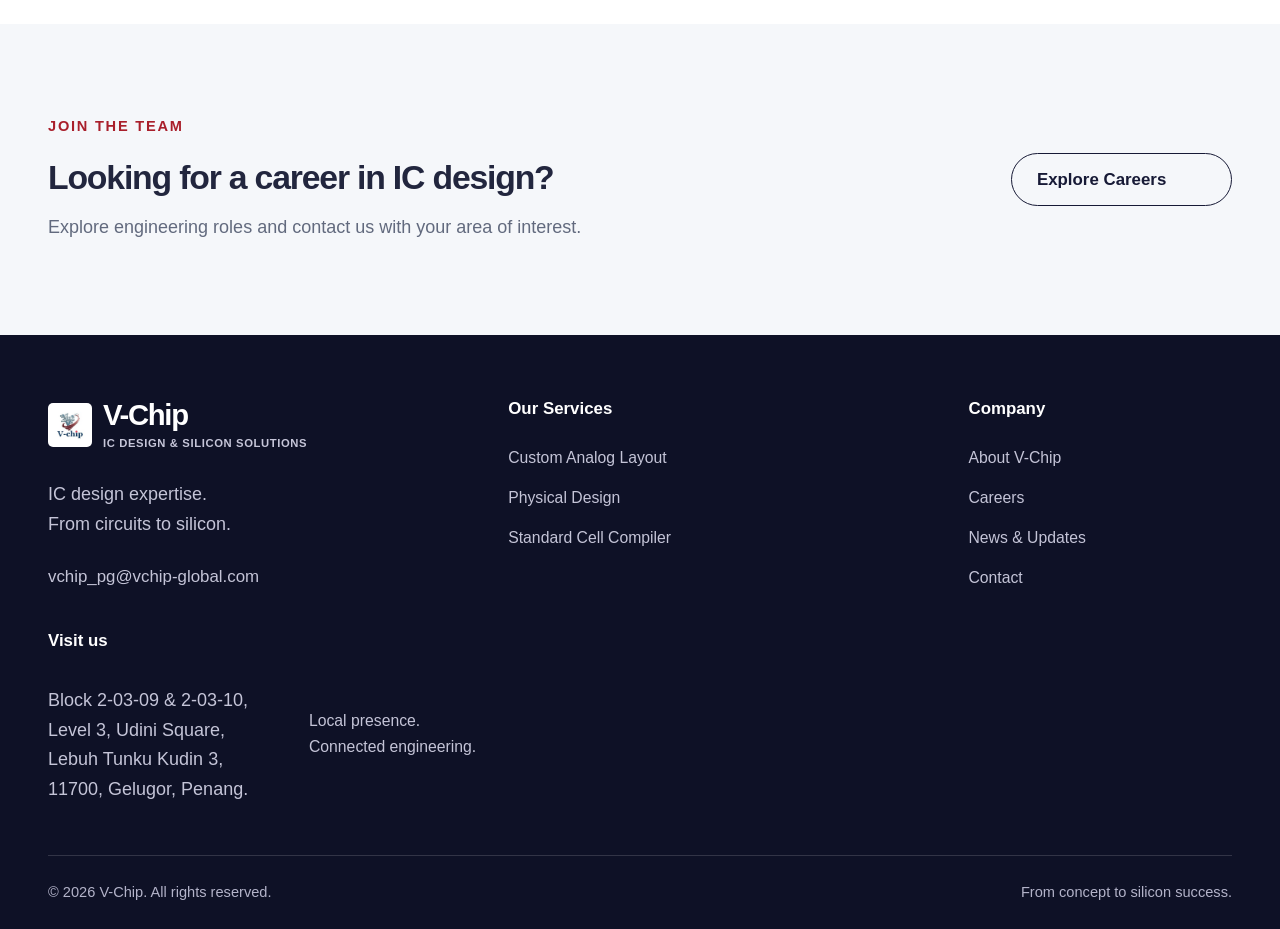
<file: contact.html>
<!DOCTYPE html>
<html lang="en">
  <head>
    <meta charset="utf-8">
    <meta name="viewport" content="width=device-width,initial-scale=1">
    <title>Contact Us</title>
    <meta
      name="description"
      content="Discuss your IC design project with V-Chip. Send us a message and our team will get back to you."
   >
    <meta name="theme-color" content="#102d50">
    <link rel="icon" type="image/png" href="assets/images/favicon.png">
    <link rel="stylesheet" href="styles.css">
    <script src="site.js" defer></script>
  </head>
  <body>
    <a class="skip-link" href="#main">Skip to content</a>
    <header class="site-header">
      <div class="container header-inner">
        <a class="brand" href="index.html" aria-label="V-Chip home"
          ><img
            src="assets/images/vchip-logo.jpeg"
            alt=""
            width="44"
            height="44"
         ><span
            >V-Chip<span class="brand-caption"
              >IC DESIGN &amp; SILICON SOLUTIONS</span
            ></span
          ></a
        >
        <button
          class="menu-toggle"
          type="button"
          aria-expanded="false"
          aria-controls="site-navigation"
          hidden
        >
          Menu <span aria-hidden="true">☰</span>
        </button>
        <nav
          class="site-navigation"
          id="site-navigation"
          aria-label="Main navigation"
        >
          <div class="mobile-menu-heading">
            <span>Explore V-Chip</span
            ><button type="button" class="menu-close" hidden>
              Close <span aria-hidden="true">×</span>
            </button>
          </div>
          <ul class="nav-list">
            <li><a href="index.html">Home</a></li>
            <li><a href="our-services.html">Our Services</a></li>
            <li class="nav-group">
              <span class="nav-label">Company</span
              ><button
                class="dropdown-toggle"
                type="button"
                aria-expanded="false"
                aria-controls="company-links"
                hidden
              >
                Company <span class="chevron" aria-hidden="true"></span>
              </button>
              <ul class="dropdown" id="company-links">
                <li><a href="about.html">About V-Chip</a></li>
                <li><a href="careers.html">Careers</a></li>
                <li><a href="news.html">News &amp; Updates</a></li>
              </ul>
            </li>
            <li><a href="contact.html" aria-current="page">Contact</a></li>
          </ul>
          <a class="button button-small" href="contact.html"
            >Discuss Your Project
            <svg
              class="link-arrow"
              aria-hidden="true"
              focusable="false"
              viewBox="0 0 24 24"
            >
              <path d="M7 17 17 7M7 7h10v10"></path></svg
          ></a>
        </nav>
      </div>
    </header>
    <main id="main" tabindex="-1">
      <section class="page-hero page-hero-video page-hero-video--contact">
        <div class="container">
          <nav class="breadcrumb" aria-label="Breadcrumb">
            <ol>
              <li><a href="index.html">Home</a></li>
              <li aria-current="page">Discuss Your Project</li>
            </ol>
          </nav>
          <p class="eyebrow">Let's build together</p>
          <h1>Discuss Your Project</h1>
          <p class="lede">
            Tell us what you’re building. Let’s work out the next step together.
          </p>
        </div>
      </section>
      <section class="section">
        <div class="container contact-grid">
          <div>
            <p class="eyebrow">Contact the team</p>
            <h2>Start a conversation.</h2>
            <p class="section-copy">
              For project enquiries, IP licensing, or partnerships, contact our
              Penang team directly.
            </p>
            <dl class="contact-details">
              <div>
                <dt>Email</dt>
                <dd>
                  <a
                    href="mailto:vchip_pg@vchip-global.com?subject=V-Chip%20Project%20Enquiry"
                    >vchip_pg@vchip-global.com</a
                  >
                </dd>
              </div>
              <div>
                <dt>Malaysia office</dt>
                <dd>
                  Block 2-03-09 & 2-03-10, Level 3, Udini Square, Lebuh Tunku Kudin 3, 11700, Gelugor, Penang.
                </dd>
              </div>
            </dl>
          </div>
          <div class="contact-panel">
            <p class="eyebrow">We'd love to hear from you</p>
            <h2>Contact Us</h2>
            <form
              class="contact-form"
              id="contact-form"
              action="https://api.web3forms.com/submit"
              method="POST"
            >
              <input
                type="hidden"
                name="access_key"
                value="836e2fe6-fc51-4db3-be0a-2093faeb862c"
              >
              <input
                type="hidden"
                name="subject"
                value="New enquiry from the V-Chip website"
              >
              <input
                type="checkbox"
                name="botcheck"
                class="form-honeypot"
                tabindex="-1"
                autocomplete="off"
              >
              <div class="form-field">
                <label for="contact-name">Name</label>
                <input
                  type="text"
                  id="contact-name"
                  name="name"
                  autocomplete="name"
                  required
                >
              </div>
              <p class="form-hint" id="contact-form-hint">
                Continue filling in the form to send your message
                <span aria-hidden="true">&rarr;</span>
              </p>
              <div class="form-more" id="contact-form-more" hidden>
                <div class="form-more-inner">
                  <div class="form-field">
                    <label for="contact-email">Email Address</label>
                    <input
                      type="email"
                      id="contact-email"
                      name="email"
                      autocomplete="email"
                      required
                    >
                  </div>
                  <div class="form-field">
                    <label for="contact-company">Company/Institution</label>
                    <input
                      type="text"
                      id="contact-company"
                      name="company"
                      autocomplete="organization"
                    >
                  </div>
                  <div class="form-field">
                    <label for="contact-country">Country</label>
                    <input
                      type="text"
                      id="contact-country"
                      name="country"
                      autocomplete="country-name"
                    >
                  </div>
                  <div class="form-field">
                    <label for="contact-message">Message</label>
                    <textarea
                      id="contact-message"
                      name="message"
                      rows="5"
                      placeholder="Tell us about your project, timeline, and requirements."
                      required
                    ></textarea>
                  </div>
                  <label class="form-consent">
                    <input type="checkbox" name="consent" required>
                    <span
                      >I confirm I have read and agree to V-Chip's Privacy Policy
                      and consent to sharing my information.</span
                    >
                  </label>
                  <button class="button" type="submit">
                    Submit Inquiry
                    <svg
                      class="link-arrow"
                      aria-hidden="true"
                      focusable="false"
                      viewBox="0 0 24 24"
                    >
                      <path d="M7 17 17 7M7 7h10v10"></path>
                    </svg>
                  </button>
                </div>
              </div>
              <p class="form-status" role="status" aria-live="polite" hidden></p>
            </form>
            <p class="fine-print">
              Prefer email? Write to us directly at
              <a
                href="mailto:vchip_inquiry@vchip.com.my?subject=V-Chip%20Project%20Enquiry"
                >vchip_inquiry@vchip.com.my</a
              >.
            </p>
          </div>
        </div>
      </section>
      <section class="section section-tint">
        <div class="container compact-callout">
          <div>
            <p class="eyebrow">Join the team</p>
            <h2>Looking for a career in IC design?</h2>
            <p>
              Explore engineering roles and contact us with your area of
              interest.
            </p>
          </div>
          <a class="button button-secondary" href="careers.html"
            >Explore Careers
            <svg
              class="link-arrow"
              aria-hidden="true"
              focusable="false"
              viewBox="0 0 24 24"
            >
              <path d="M7 17 17 7M7 7h10v10"></path></svg
          ></a>
        </div>
      </section>
    </main>
    <footer class="site-footer">
      <div class="container">
        <div class="footer-grid">
          <div class="footer-brand">
            <a class="brand" href="index.html" aria-label="V-Chip home"
              ><img
                src="assets/images/vchip-logo.jpeg"
                alt=""
                width="44"
                height="44"
             ><span
                >V-Chip<span class="brand-caption"
                  >IC DESIGN &amp; SILICON SOLUTIONS</span
                ></span
              ></a
            >
            <p>IC design expertise.<br>From circuits to silicon.</p>
            <a
              class="footer-email"
              href="mailto:vchip_pg@vchip-global.com?subject=V-Chip%20Project%20Enquiry"
              >vchip_pg@vchip-global.com</a
            >
          </div>
          <div>
            <h2>Our Services</h2>
            <ul>
              <li><a href="our-services.html#custom-analog-layout">Custom Analog Layout</a></li>
              <li><a href="our-services.html#physical-design">Physical Design</a></li>
              <li><a href="our-services.html#standard-cell-compiler">Standard Cell Compiler</a></li>
            </ul>
          </div>
          <div>
            <h2>Company</h2>
            <ul>
              <li><a href="about.html">About V-Chip</a></li>
              <li><a href="careers.html">Careers</a></li>
              <li><a href="news.html">News &amp; Updates</a></li>
              <li><a href="contact.html">Contact</a></li>
            </ul>
          </div>
          <div>
            <h2>Visit us</h2>
            <p>Block 2-03-09 & 2-03-10, Level 3, Udini Square, Lebuh Tunku Kudin 3, 11700, Gelugor, Penang.</p>
            <p class="footer-location">
              Local presence.<br>Connected engineering.
            </p>
          </div>
        </div>
        <div class="footer-bottom">
          <p>© 2026 V-Chip. All rights reserved.</p>
          <span>From concept to silicon success.</span>
        </div>
      </div>
    </footer>
    <span class="floating-contact-label" aria-hidden="true"
      ><span class="floating-contact-label-text">Contact Us</span></span
    >
    <div class="floating-actions">
      <button
        class="floating-action floating-top"
        type="button"
        data-scroll-top
        aria-label="Scroll to top"
        hidden
      >
        <svg aria-hidden="true" viewBox="0 0 24 24">
          <path d="M12 19V5M5 12l7-7 7 7"></path>
        </svg>
      </button>
      <a
        class="floating-action floating-contact"
        href="contact.html"
        aria-label="Contact us"
      >
        <svg aria-hidden="true" viewBox="0 0 24 24">
          <path
            d="M4 4h16a1 1 0 0 1 1 1v14a1 1 0 0 1-1 1H4a1 1 0 0 1-1-1V5a1 1 0 0 1 1-1Z"
          ></path>
          <path d="m3 7 9 6 9-6"></path>
        </svg>
      </a>
    </div>
  </body>
</html>
</file>
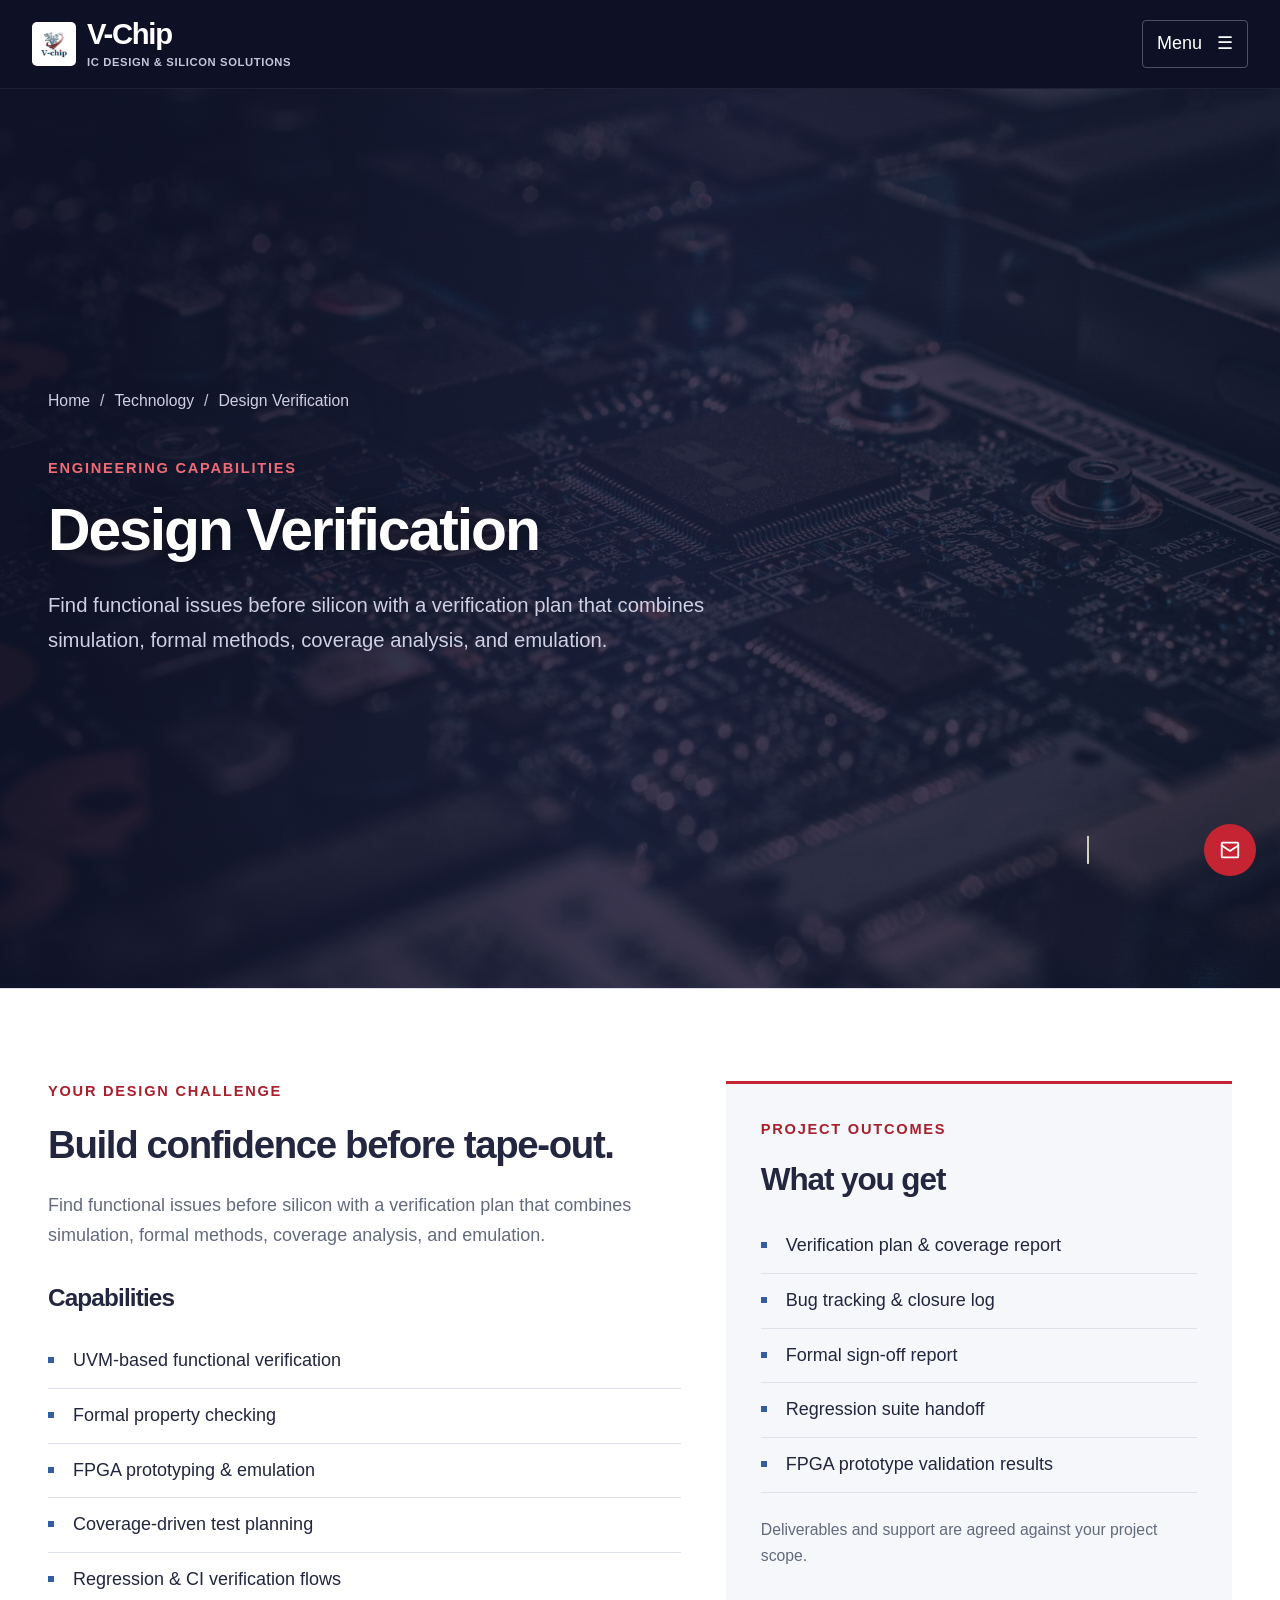
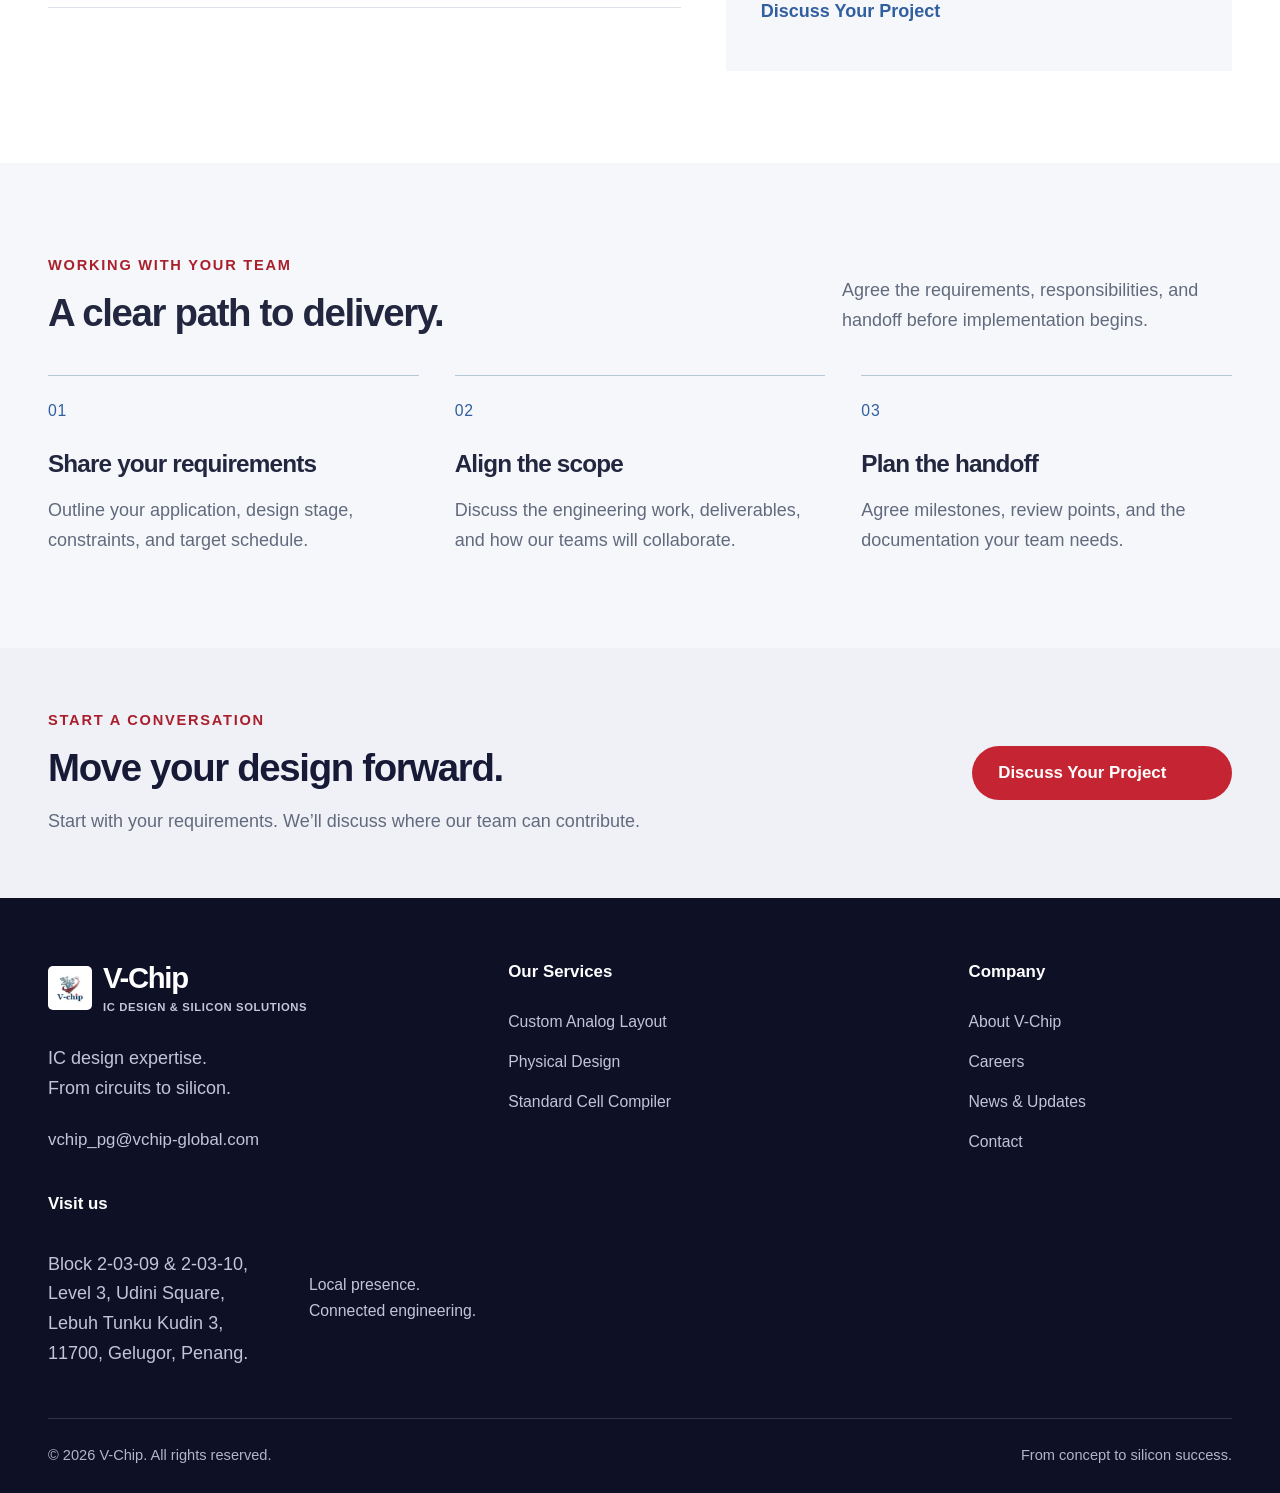
<file: design-verification.html>
<!DOCTYPE html>
<html lang="en">
  <head>
    <meta charset="utf-8">
    <meta name="viewport" content="width=device-width,initial-scale=1">
    <title>Design Verification</title>
    <meta
      name="description"
      content="Find functional issues before silicon with a verification plan that combines simulation, formal methods, coverage analysis, and emulation."
   >
    <meta name="theme-color" content="#102d50">
    <link rel="icon" type="image/png" href="assets/images/favicon.png">
    <link rel="stylesheet" href="styles.css">
    <script src="site.js" defer></script>
  </head>
  <body>
    <a class="skip-link" href="#main">Skip to content</a>
    <header class="site-header">
      <div class="container header-inner">
        <a class="brand" href="index.html" aria-label="V-Chip home"
          ><img
            src="assets/images/vchip-logo.jpeg"
            alt=""
            width="44"
            height="44"
         ><span
            >V-Chip<span class="brand-caption"
              >IC DESIGN &amp; SILICON SOLUTIONS</span
            ></span
          ></a
        >
        <button
          class="menu-toggle"
          type="button"
          aria-expanded="false"
          aria-controls="site-navigation"
          hidden
        >
          Menu <span aria-hidden="true">☰</span>
        </button>
        <nav
          class="site-navigation"
          id="site-navigation"
          aria-label="Main navigation"
        >
          <div class="mobile-menu-heading">
            <span>Explore V-Chip</span
            ><button type="button" class="menu-close" hidden>
              Close <span aria-hidden="true">×</span>
            </button>
          </div>
          <ul class="nav-list">
            <li><a href="index.html">Home</a></li>
            <li><a href="our-services.html">Our Services</a></li>
            <li class="nav-group">
              <span class="nav-label">Company</span
              ><button
                class="dropdown-toggle"
                type="button"
                aria-expanded="false"
                aria-controls="company-links"
                hidden
              >
                Company <span class="chevron" aria-hidden="true"></span>
              </button>
              <ul class="dropdown" id="company-links">
                <li><a href="about.html">About V-Chip</a></li>
                <li><a href="careers.html">Careers</a></li>
                <li><a href="news.html">News &amp; Updates</a></li>
              </ul>
            </li>
            <li><a href="contact.html">Contact</a></li>
          </ul>
          <a class="button button-small" href="contact.html"
            >Discuss Your Project
            <svg
              class="link-arrow"
              aria-hidden="true"
              focusable="false"
              viewBox="0 0 24 24"
            >
              <path d="M7 17 17 7M7 7h10v10"></path></svg
          ></a>
        </nav>
      </div>
    </header>
    <main id="main" tabindex="-1">
      <section class="page-hero page-hero-generic">
        <div class="container">
          <nav class="breadcrumb" aria-label="Breadcrumb">
            <ol>
              <li><a href="index.html">Home</a></li>
              <li><a href="index.html#capabilities">Technology</a></li>
              <li aria-current="page">Design Verification</li>
            </ol>
          </nav>
          <p class="eyebrow">Engineering capabilities</p>
          <h1>Design Verification</h1>
          <p class="lede">
            Find functional issues before silicon with a verification plan that
            combines simulation, formal methods, coverage analysis, and
            emulation.
          </p>
        </div>
      </section>
      <section class="section">
        <div class="container service-grid">
          <div class="service-copy">
            <p class="eyebrow">Your design challenge</p>
            <h2>Build confidence before tape-out.</h2>
            <p>
              Find functional issues before silicon with a verification plan
              that combines simulation, formal methods, coverage analysis, and
              emulation.
            </p>
            <h3>Capabilities</h3>
            <ul class="feature-list">
              <li>UVM-based functional verification</li>
              <li>Formal property checking</li>
              <li>FPGA prototyping &amp; emulation</li>
              <li>Coverage-driven test planning</li>
              <li>Regression &amp; CI verification flows</li>
            </ul>
          </div>
          <aside class="deliverables">
            <p class="eyebrow">Project outcomes</p>
            <h2>What you get</h2>
            <ul class="feature-list">
              <li>Verification plan &amp; coverage report</li>
              <li>Bug tracking &amp; closure log</li>
              <li>Formal sign-off report</li>
              <li>Regression suite handoff</li>
              <li>FPGA prototype validation results</li>
            </ul>
            <p class="fine-print">
              Deliverables and support are agreed against your project scope.
            </p>
            <a class="text-link" href="contact.html"
              >Discuss Your Project
              <svg
                class="link-arrow"
                aria-hidden="true"
                focusable="false"
                viewBox="0 0 24 24"
              >
                <path d="M7 17 17 7M7 7h10v10"></path></svg
            ></a>
          </aside>
        </div>
      </section>
      <section class="section section-tint">
        <div class="container">
          <div class="section-heading">
            <div>
              <p class="eyebrow">Working with your team</p>
              <h2>A clear path to delivery.</h2>
            </div>
            <p>
              Agree the requirements, responsibilities, and handoff before
              implementation begins.
            </p>
          </div>
          <ol class="engagement-grid">
            <li>
              <span class="step-number">01</span>
              <h3>Share your requirements</h3>
              <p>
                Outline your application, design stage, constraints, and target
                schedule.
              </p>
            </li>
            <li>
              <span class="step-number">02</span>
              <h3>Align the scope</h3>
              <p>
                Discuss the engineering work, deliverables, and how our teams
                will collaborate.
              </p>
            </li>
            <li>
              <span class="step-number">03</span>
              <h3>Plan the handoff</h3>
              <p>
                Agree milestones, review points, and the documentation your team
                needs.
              </p>
            </li>
          </ol>
        </div>
      </section>
      <section class="cta-band">
        <div class="container cta-inner">
          <div>
            <p class="eyebrow">Start a conversation</p>
            <h2>Move your design forward.</h2>
            <p>
              Start with your requirements. We’ll discuss where our team can
              contribute.
            </p>
          </div>
          <a class="button" href="contact.html"
            >Discuss Your Project
            <svg
              class="link-arrow"
              aria-hidden="true"
              focusable="false"
              viewBox="0 0 24 24"
            >
              <path d="M7 17 17 7M7 7h10v10"></path></svg
          ></a>
        </div>
      </section>
    </main>
    <footer class="site-footer">
      <div class="container">
        <div class="footer-grid">
          <div class="footer-brand">
            <a class="brand" href="index.html" aria-label="V-Chip home"
              ><img
                src="assets/images/vchip-logo.jpeg"
                alt=""
                width="44"
                height="44"
             ><span
                >V-Chip<span class="brand-caption"
                  >IC DESIGN &amp; SILICON SOLUTIONS</span
                ></span
              ></a
            >
            <p>IC design expertise.<br>From circuits to silicon.</p>
            <a
              class="footer-email"
              href="mailto:vchip_pg@vchip-global.com?subject=V-Chip%20Project%20Enquiry"
              >vchip_pg@vchip-global.com</a
            >
          </div>
          <div>
            <h2>Our Services</h2>
            <ul>
              <li><a href="our-services.html#custom-analog-layout">Custom Analog Layout</a></li>
              <li><a href="our-services.html#physical-design">Physical Design</a></li>
              <li><a href="our-services.html#standard-cell-compiler">Standard Cell Compiler</a></li>
            </ul>
          </div>
          <div>
            <h2>Company</h2>
            <ul>
              <li><a href="about.html">About V-Chip</a></li>
              <li><a href="careers.html">Careers</a></li>
              <li><a href="news.html">News &amp; Updates</a></li>
              <li><a href="contact.html">Contact</a></li>
            </ul>
          </div>
          <div>
            <h2>Visit us</h2>
            <p>Block 2-03-09 & 2-03-10, Level 3, Udini Square, Lebuh Tunku Kudin 3, 11700, Gelugor, Penang.</p>
            <p class="footer-location">
              Local presence.<br>Connected engineering.
            </p>
          </div>
        </div>
        <div class="footer-bottom">
          <p>© 2026 V-Chip. All rights reserved.</p>
          <span>From concept to silicon success.</span>
        </div>
      </div>
    </footer>
    <span class="floating-contact-label" aria-hidden="true"
      ><span class="floating-contact-label-text">Contact Us</span></span
    >
    <div class="floating-actions">
      <button
        class="floating-action floating-top"
        type="button"
        data-scroll-top
        aria-label="Scroll to top"
        hidden
      >
        <svg aria-hidden="true" viewBox="0 0 24 24">
          <path d="M12 19V5M5 12l7-7 7 7"></path>
        </svg>
      </button>
      <a
        class="floating-action floating-contact"
        href="contact.html"
        aria-label="Contact us"
      >
        <svg aria-hidden="true" viewBox="0 0 24 24">
          <path
            d="M4 4h16a1 1 0 0 1 1 1v14a1 1 0 0 1-1 1H4a1 1 0 0 1-1-1V5a1 1 0 0 1 1-1Z"
          ></path>
          <path d="m3 7 9 6 9-6"></path>
        </svg>
      </a>
    </div>
  </body>
</html>
</file>
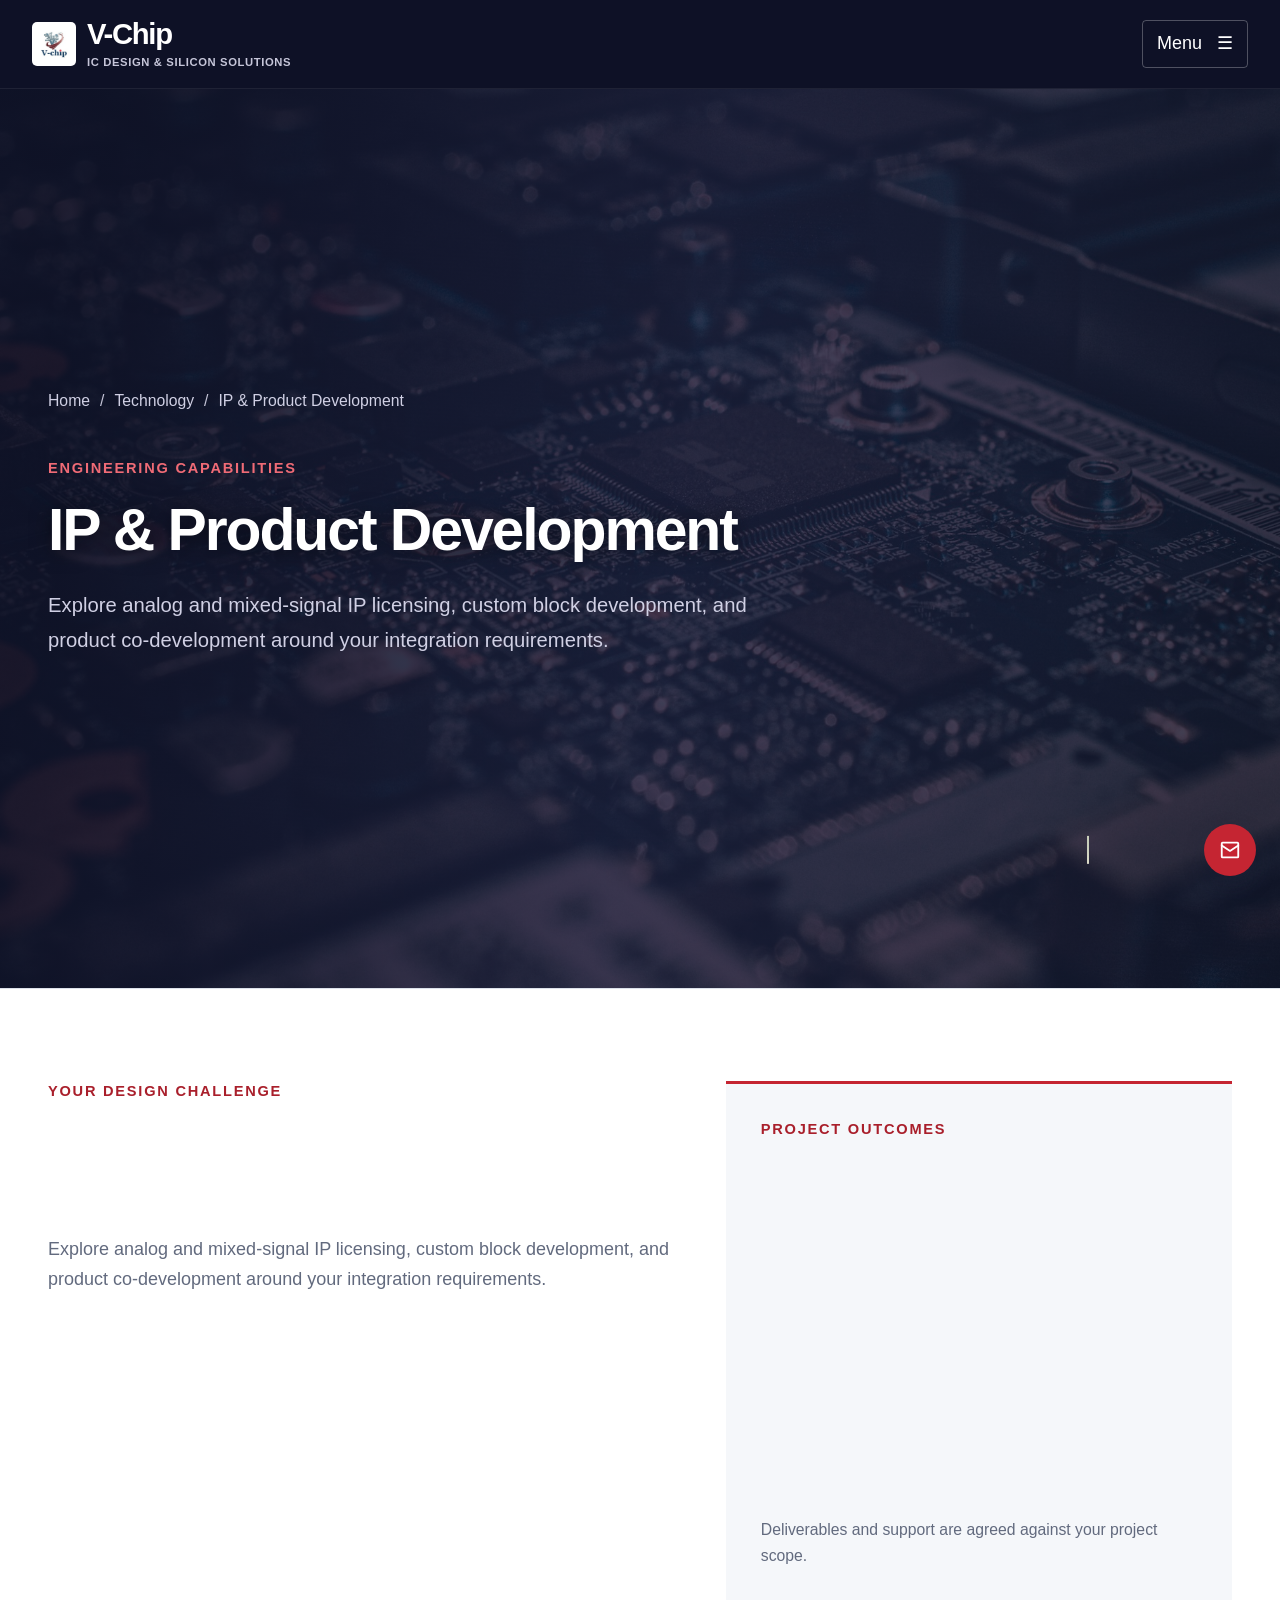
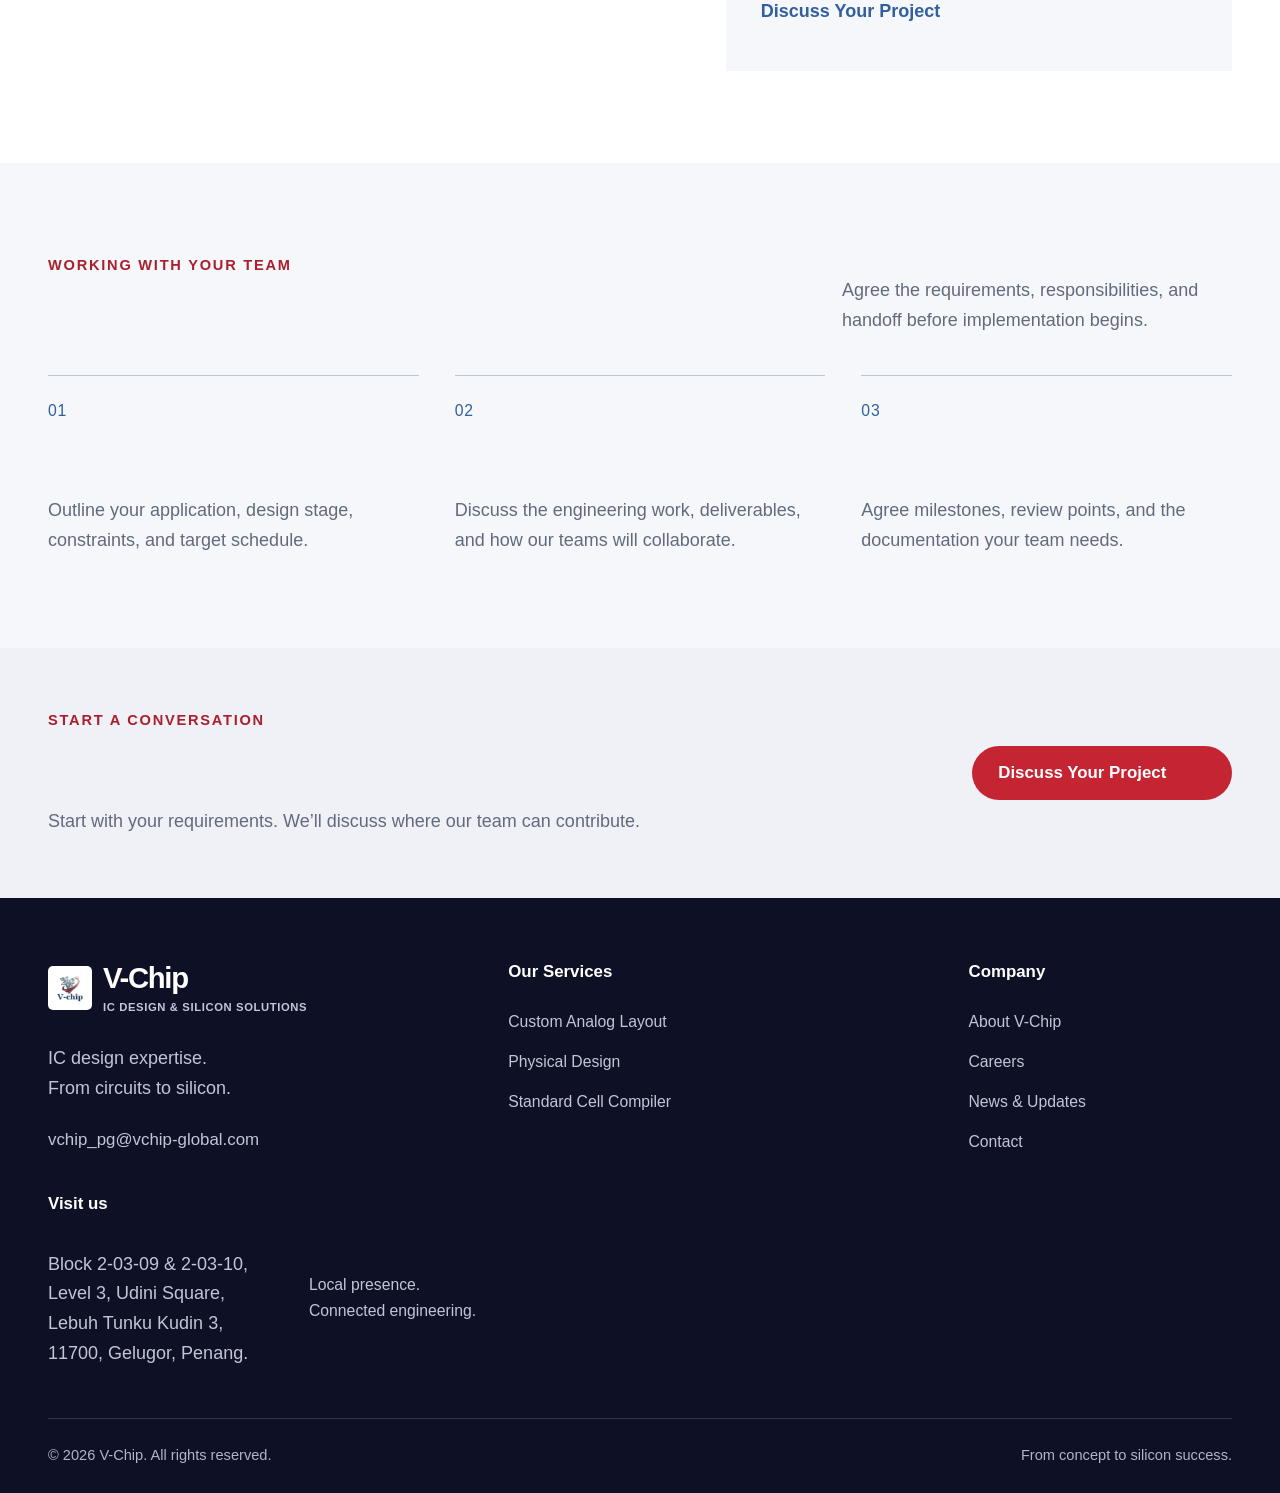
<file: ip-product-development.html>
<!DOCTYPE html>
<html lang="en">
  <head>
    <meta charset="utf-8">
    <meta name="viewport" content="width=device-width,initial-scale=1">
    <title>IP &amp; Product Development</title>
    <meta
      name="description"
      content="Explore analog and mixed-signal IP licensing, custom block development, and product co-development around your integration requirements."
   >
    <meta name="theme-color" content="#102d50">
    <link rel="icon" type="image/png" href="assets/images/favicon.png">
    <link rel="stylesheet" href="styles.css">
    <script src="site.js" defer></script>
  </head>
  <body>
    <a class="skip-link" href="#main">Skip to content</a>
    <header class="site-header">
      <div class="container header-inner">
        <a class="brand" href="index.html" aria-label="V-Chip home"
          ><img
            src="assets/images/vchip-logo.jpeg"
            alt=""
            width="44"
            height="44"
         ><span
            >V-Chip<span class="brand-caption"
              >IC DESIGN &amp; SILICON SOLUTIONS</span
            ></span
          ></a
        >
        <button
          class="menu-toggle"
          type="button"
          aria-expanded="false"
          aria-controls="site-navigation"
          hidden
        >
          Menu <span aria-hidden="true">☰</span>
        </button>
        <nav
          class="site-navigation"
          id="site-navigation"
          aria-label="Main navigation"
        >
          <div class="mobile-menu-heading">
            <span>Explore V-Chip</span
            ><button type="button" class="menu-close" hidden>
              Close <span aria-hidden="true">×</span>
            </button>
          </div>
          <ul class="nav-list">
            <li><a href="index.html">Home</a></li>
            <li><a href="our-services.html">Our Services</a></li>
            <li class="nav-group">
              <span class="nav-label">Company</span
              ><button
                class="dropdown-toggle"
                type="button"
                aria-expanded="false"
                aria-controls="company-links"
                hidden
              >
                Company <span class="chevron" aria-hidden="true"></span>
              </button>
              <ul class="dropdown" id="company-links">
                <li><a href="about.html">About V-Chip</a></li>
                <li><a href="careers.html">Careers</a></li>
                <li><a href="news.html">News &amp; Updates</a></li>
              </ul>
            </li>
            <li><a href="contact.html">Contact</a></li>
          </ul>
          <a class="button button-small" href="contact.html"
            >Discuss Your Project
            <svg
              class="link-arrow"
              aria-hidden="true"
              focusable="false"
              viewBox="0 0 24 24"
            >
              <path d="M7 17 17 7M7 7h10v10"></path></svg
          ></a>
        </nav>
      </div>
    </header>
    <main id="main" tabindex="-1">
      <section class="page-hero page-hero-generic">
        <div class="container">
          <nav class="breadcrumb" aria-label="Breadcrumb">
            <ol>
              <li><a href="index.html">Home</a></li>
              <li><a href="index.html#capabilities">Technology</a></li>
              <li aria-current="page">IP &amp; Product Development</li>
            </ol>
          </nav>
          <p class="eyebrow">Engineering capabilities</p>
          <h1>IP &amp; Product Development</h1>
          <p class="lede">
            Explore analog and mixed-signal IP licensing, custom block
            development, and product co-development around your integration
            requirements.
          </p>
        </div>
      </section>
      <section class="section">
        <div class="container service-grid">
          <div class="service-copy">
            <p class="eyebrow">Your design challenge</p>
            <h2>Build reusable IP for your next product.</h2>
            <p>
              Explore analog and mixed-signal IP licensing, custom block
              development, and product co-development around your integration
              requirements.
            </p>
            <h3>Capabilities</h3>
            <ul class="feature-list">
              <li>
                Proprietary analog &amp; mixed-signal IP portfolio (PLLs, ADCs,
                DACs, LDOs)
              </li>
              <li>IP licensing for your SoC integration</li>
              <li>
                Custom IP creation &amp; development for unique requirements
              </li>
              <li>Product co-development and innovation support</li>
              <li>IP protection, documentation &amp; qualification support</li>
            </ul>
          </div>
          <aside class="deliverables">
            <p class="eyebrow">Project outcomes</p>
            <h2>What you get</h2>
            <ul class="feature-list">
              <li>IP portfolio and licensing discussion</li>
              <li>Licensing terms tailored to your project</li>
              <li>Integration &amp; qualification support</li>
              <li>Custom IP development on request</li>
              <li>Product design &amp; innovation partnership</li>
            </ul>
            <p class="fine-print">
              Deliverables and support are agreed against your project scope.
            </p>
            <a class="text-link" href="contact.html"
              >Discuss Your Project
              <svg
                class="link-arrow"
                aria-hidden="true"
                focusable="false"
                viewBox="0 0 24 24"
              >
                <path d="M7 17 17 7M7 7h10v10"></path></svg
            ></a>
          </aside>
        </div>
      </section>
      <section class="section section-tint">
        <div class="container">
          <div class="section-heading">
            <div>
              <p class="eyebrow">Working with your team</p>
              <h2>A clear path to delivery.</h2>
            </div>
            <p>
              Agree the requirements, responsibilities, and handoff before
              implementation begins.
            </p>
          </div>
          <ol class="engagement-grid">
            <li>
              <span class="step-number">01</span>
              <h3>Share your requirements</h3>
              <p>
                Outline your application, design stage, constraints, and target
                schedule.
              </p>
            </li>
            <li>
              <span class="step-number">02</span>
              <h3>Align the scope</h3>
              <p>
                Discuss the engineering work, deliverables, and how our teams
                will collaborate.
              </p>
            </li>
            <li>
              <span class="step-number">03</span>
              <h3>Plan the handoff</h3>
              <p>
                Agree milestones, review points, and the documentation your team
                needs.
              </p>
            </li>
          </ol>
        </div>
      </section>
      <section class="cta-band">
        <div class="container cta-inner">
          <div>
            <p class="eyebrow">Start a conversation</p>
            <h2>Move your design forward.</h2>
            <p>
              Start with your requirements. We’ll discuss where our team can
              contribute.
            </p>
          </div>
          <a class="button" href="contact.html"
            >Discuss Your Project
            <svg
              class="link-arrow"
              aria-hidden="true"
              focusable="false"
              viewBox="0 0 24 24"
            >
              <path d="M7 17 17 7M7 7h10v10"></path></svg
          ></a>
        </div>
      </section>
    </main>
    <footer class="site-footer">
      <div class="container">
        <div class="footer-grid">
          <div class="footer-brand">
            <a class="brand" href="index.html" aria-label="V-Chip home"
              ><img
                src="assets/images/vchip-logo.jpeg"
                alt=""
                width="44"
                height="44"
             ><span
                >V-Chip<span class="brand-caption"
                  >IC DESIGN &amp; SILICON SOLUTIONS</span
                ></span
              ></a
            >
            <p>IC design expertise.<br>From circuits to silicon.</p>
            <a
              class="footer-email"
              href="mailto:vchip_pg@vchip-global.com?subject=V-Chip%20Project%20Enquiry"
              >vchip_pg@vchip-global.com</a
            >
          </div>
          <div>
            <h2>Our Services</h2>
            <ul>
              <li><a href="our-services.html#custom-analog-layout">Custom Analog Layout</a></li>
              <li><a href="our-services.html#physical-design">Physical Design</a></li>
              <li><a href="our-services.html#standard-cell-compiler">Standard Cell Compiler</a></li>
            </ul>
          </div>
          <div>
            <h2>Company</h2>
            <ul>
              <li><a href="about.html">About V-Chip</a></li>
              <li><a href="careers.html">Careers</a></li>
              <li><a href="news.html">News &amp; Updates</a></li>
              <li><a href="contact.html">Contact</a></li>
            </ul>
          </div>
          <div>
            <h2>Visit us</h2>
            <p>Block 2-03-09 & 2-03-10, Level 3, Udini Square, Lebuh Tunku Kudin 3, 11700, Gelugor, Penang.</p>
            <p class="footer-location">
              Local presence.<br>Connected engineering.
            </p>
          </div>
        </div>
        <div class="footer-bottom">
          <p>© 2026 V-Chip. All rights reserved.</p>
          <span>From concept to silicon success.</span>
        </div>
      </div>
    </footer>
    <span class="floating-contact-label" aria-hidden="true"
      ><span class="floating-contact-label-text">Contact Us</span></span
    >
    <div class="floating-actions">
      <button
        class="floating-action floating-top"
        type="button"
        data-scroll-top
        aria-label="Scroll to top"
        hidden
      >
        <svg aria-hidden="true" viewBox="0 0 24 24">
          <path d="M12 19V5M5 12l7-7 7 7"></path>
        </svg>
      </button>
      <a
        class="floating-action floating-contact"
        href="contact.html"
        aria-label="Contact us"
      >
        <svg aria-hidden="true" viewBox="0 0 24 24">
          <path
            d="M4 4h16a1 1 0 0 1 1 1v14a1 1 0 0 1-1 1H4a1 1 0 0 1-1-1V5a1 1 0 0 1 1-1Z"
          ></path>
          <path d="m3 7 9 6 9-6"></path>
        </svg>
      </a>
    </div>
  </body>
</html>
</file>
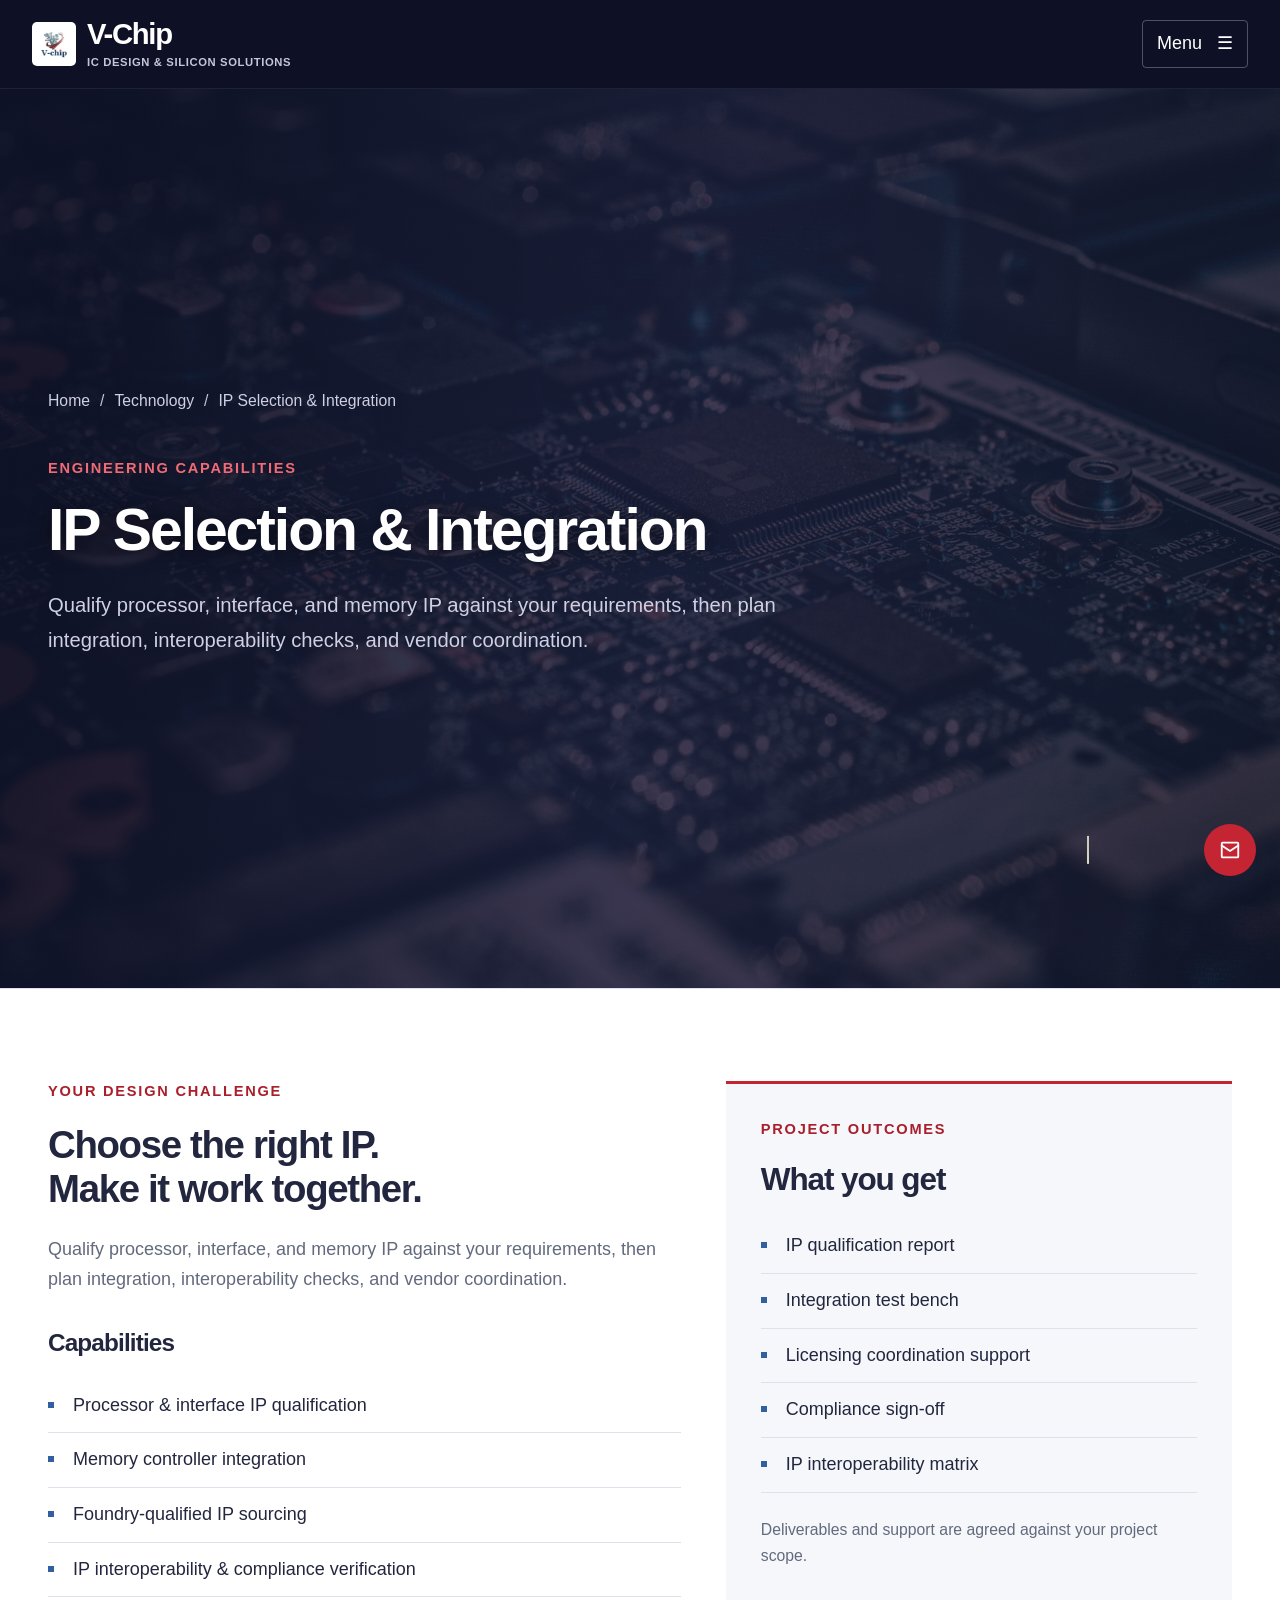
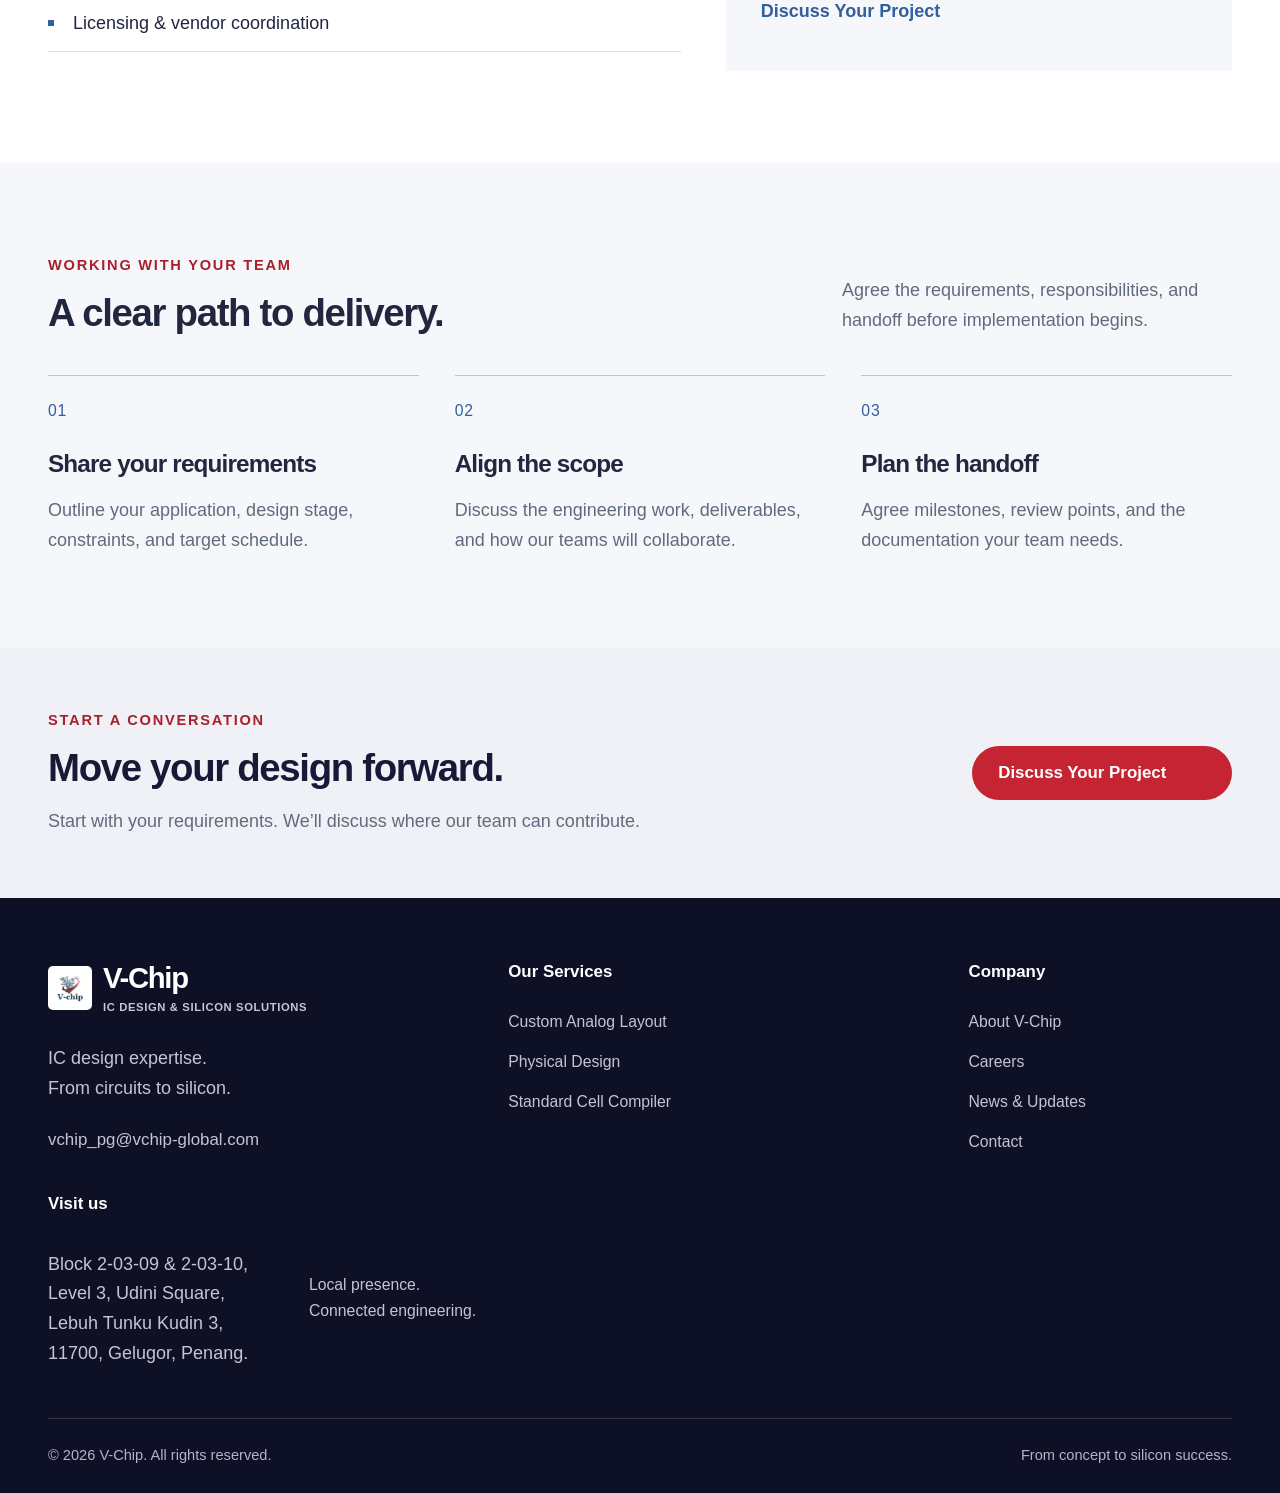
<file: ip-selection.html>
<!DOCTYPE html>
<html lang="en">
  <head>
    <meta charset="utf-8">
    <meta name="viewport" content="width=device-width,initial-scale=1">
    <title>IP Selection &amp; Integration</title>
    <meta
      name="description"
      content="Qualify processor, interface, and memory IP against your requirements, then plan integration, interoperability checks, and vendor coordination."
   >
    <meta name="theme-color" content="#102d50">
    <link rel="icon" type="image/png" href="assets/images/favicon.png">
    <link rel="stylesheet" href="styles.css">
    <script src="site.js" defer></script>
  </head>
  <body>
    <a class="skip-link" href="#main">Skip to content</a>
    <header class="site-header">
      <div class="container header-inner">
        <a class="brand" href="index.html" aria-label="V-Chip home"
          ><img
            src="assets/images/vchip-logo.jpeg"
            alt=""
            width="44"
            height="44"
         ><span
            >V-Chip<span class="brand-caption"
              >IC DESIGN &amp; SILICON SOLUTIONS</span
            ></span
          ></a
        >
        <button
          class="menu-toggle"
          type="button"
          aria-expanded="false"
          aria-controls="site-navigation"
          hidden
        >
          Menu <span aria-hidden="true">☰</span>
        </button>
        <nav
          class="site-navigation"
          id="site-navigation"
          aria-label="Main navigation"
        >
          <div class="mobile-menu-heading">
            <span>Explore V-Chip</span
            ><button type="button" class="menu-close" hidden>
              Close <span aria-hidden="true">×</span>
            </button>
          </div>
          <ul class="nav-list">
            <li><a href="index.html">Home</a></li>
            <li><a href="our-services.html">Our Services</a></li>
            <li class="nav-group">
              <span class="nav-label">Company</span
              ><button
                class="dropdown-toggle"
                type="button"
                aria-expanded="false"
                aria-controls="company-links"
                hidden
              >
                Company <span class="chevron" aria-hidden="true"></span>
              </button>
              <ul class="dropdown" id="company-links">
                <li><a href="about.html">About V-Chip</a></li>
                <li><a href="careers.html">Careers</a></li>
                <li><a href="news.html">News &amp; Updates</a></li>
              </ul>
            </li>
            <li><a href="contact.html">Contact</a></li>
          </ul>
          <a class="button button-small" href="contact.html"
            >Discuss Your Project
            <svg
              class="link-arrow"
              aria-hidden="true"
              focusable="false"
              viewBox="0 0 24 24"
            >
              <path d="M7 17 17 7M7 7h10v10"></path></svg
          ></a>
        </nav>
      </div>
    </header>
    <main id="main" tabindex="-1">
      <section class="page-hero page-hero-generic">
        <div class="container">
          <nav class="breadcrumb" aria-label="Breadcrumb">
            <ol>
              <li><a href="index.html">Home</a></li>
              <li><a href="index.html#capabilities">Technology</a></li>
              <li aria-current="page">IP Selection &amp; Integration</li>
            </ol>
          </nav>
          <p class="eyebrow">Engineering capabilities</p>
          <h1>IP Selection &amp; Integration</h1>
          <p class="lede">
            Qualify processor, interface, and memory IP against your
            requirements, then plan integration, interoperability checks, and
            vendor coordination.
          </p>
        </div>
      </section>
      <section class="section">
        <div class="container service-grid">
          <div class="service-copy">
            <p class="eyebrow">Your design challenge</p>
            <h2>Choose the right IP. Make it work together.</h2>
            <p>
              Qualify processor, interface, and memory IP against your
              requirements, then plan integration, interoperability checks, and
              vendor coordination.
            </p>
            <h3>Capabilities</h3>
            <ul class="feature-list">
              <li>Processor &amp; interface IP qualification</li>
              <li>Memory controller integration</li>
              <li>Foundry-qualified IP sourcing</li>
              <li>IP interoperability &amp; compliance verification</li>
              <li>Licensing &amp; vendor coordination</li>
            </ul>
          </div>
          <aside class="deliverables">
            <p class="eyebrow">Project outcomes</p>
            <h2>What you get</h2>
            <ul class="feature-list">
              <li>IP qualification report</li>
              <li>Integration test bench</li>
              <li>Licensing coordination support</li>
              <li>Compliance sign-off</li>
              <li>IP interoperability matrix</li>
            </ul>
            <p class="fine-print">
              Deliverables and support are agreed against your project scope.
            </p>
            <a class="text-link" href="contact.html"
              >Discuss Your Project
              <svg
                class="link-arrow"
                aria-hidden="true"
                focusable="false"
                viewBox="0 0 24 24"
              >
                <path d="M7 17 17 7M7 7h10v10"></path></svg
            ></a>
          </aside>
        </div>
      </section>
      <section class="section section-tint">
        <div class="container">
          <div class="section-heading">
            <div>
              <p class="eyebrow">Working with your team</p>
              <h2>A clear path to delivery.</h2>
            </div>
            <p>
              Agree the requirements, responsibilities, and handoff before
              implementation begins.
            </p>
          </div>
          <ol class="engagement-grid">
            <li>
              <span class="step-number">01</span>
              <h3>Share your requirements</h3>
              <p>
                Outline your application, design stage, constraints, and target
                schedule.
              </p>
            </li>
            <li>
              <span class="step-number">02</span>
              <h3>Align the scope</h3>
              <p>
                Discuss the engineering work, deliverables, and how our teams
                will collaborate.
              </p>
            </li>
            <li>
              <span class="step-number">03</span>
              <h3>Plan the handoff</h3>
              <p>
                Agree milestones, review points, and the documentation your team
                needs.
              </p>
            </li>
          </ol>
        </div>
      </section>
      <section class="cta-band">
        <div class="container cta-inner">
          <div>
            <p class="eyebrow">Start a conversation</p>
            <h2>Move your design forward.</h2>
            <p>
              Start with your requirements. We’ll discuss where our team can
              contribute.
            </p>
          </div>
          <a class="button" href="contact.html"
            >Discuss Your Project
            <svg
              class="link-arrow"
              aria-hidden="true"
              focusable="false"
              viewBox="0 0 24 24"
            >
              <path d="M7 17 17 7M7 7h10v10"></path></svg
          ></a>
        </div>
      </section>
    </main>
    <footer class="site-footer">
      <div class="container">
        <div class="footer-grid">
          <div class="footer-brand">
            <a class="brand" href="index.html" aria-label="V-Chip home"
              ><img
                src="assets/images/vchip-logo.jpeg"
                alt=""
                width="44"
                height="44"
             ><span
                >V-Chip<span class="brand-caption"
                  >IC DESIGN &amp; SILICON SOLUTIONS</span
                ></span
              ></a
            >
            <p>IC design expertise.<br>From circuits to silicon.</p>
            <a
              class="footer-email"
              href="mailto:vchip_pg@vchip-global.com?subject=V-Chip%20Project%20Enquiry"
              >vchip_pg@vchip-global.com</a
            >
          </div>
          <div>
            <h2>Our Services</h2>
            <ul>
              <li><a href="our-services.html#custom-analog-layout">Custom Analog Layout</a></li>
              <li><a href="our-services.html#physical-design">Physical Design</a></li>
              <li><a href="our-services.html#standard-cell-compiler">Standard Cell Compiler</a></li>
            </ul>
          </div>
          <div>
            <h2>Company</h2>
            <ul>
              <li><a href="about.html">About V-Chip</a></li>
              <li><a href="careers.html">Careers</a></li>
              <li><a href="news.html">News &amp; Updates</a></li>
              <li><a href="contact.html">Contact</a></li>
            </ul>
          </div>
          <div>
            <h2>Visit us</h2>
            <p>Block 2-03-09 & 2-03-10, Level 3, Udini Square, Lebuh Tunku Kudin 3, 11700, Gelugor, Penang.</p>
            <p class="footer-location">
              Local presence.<br>Connected engineering.
            </p>
          </div>
        </div>
        <div class="footer-bottom">
          <p>© 2026 V-Chip. All rights reserved.</p>
          <span>From concept to silicon success.</span>
        </div>
      </div>
    </footer>
    <span class="floating-contact-label" aria-hidden="true"
      ><span class="floating-contact-label-text">Contact Us</span></span
    >
    <div class="floating-actions">
      <button
        class="floating-action floating-top"
        type="button"
        data-scroll-top
        aria-label="Scroll to top"
        hidden
      >
        <svg aria-hidden="true" viewBox="0 0 24 24">
          <path d="M12 19V5M5 12l7-7 7 7"></path>
        </svg>
      </button>
      <a
        class="floating-action floating-contact"
        href="contact.html"
        aria-label="Contact us"
      >
        <svg aria-hidden="true" viewBox="0 0 24 24">
          <path
            d="M4 4h16a1 1 0 0 1 1 1v14a1 1 0 0 1-1 1H4a1 1 0 0 1-1-1V5a1 1 0 0 1 1-1Z"
          ></path>
          <path d="m3 7 9 6 9-6"></path>
        </svg>
      </a>
    </div>
  </body>
</html>
</file>
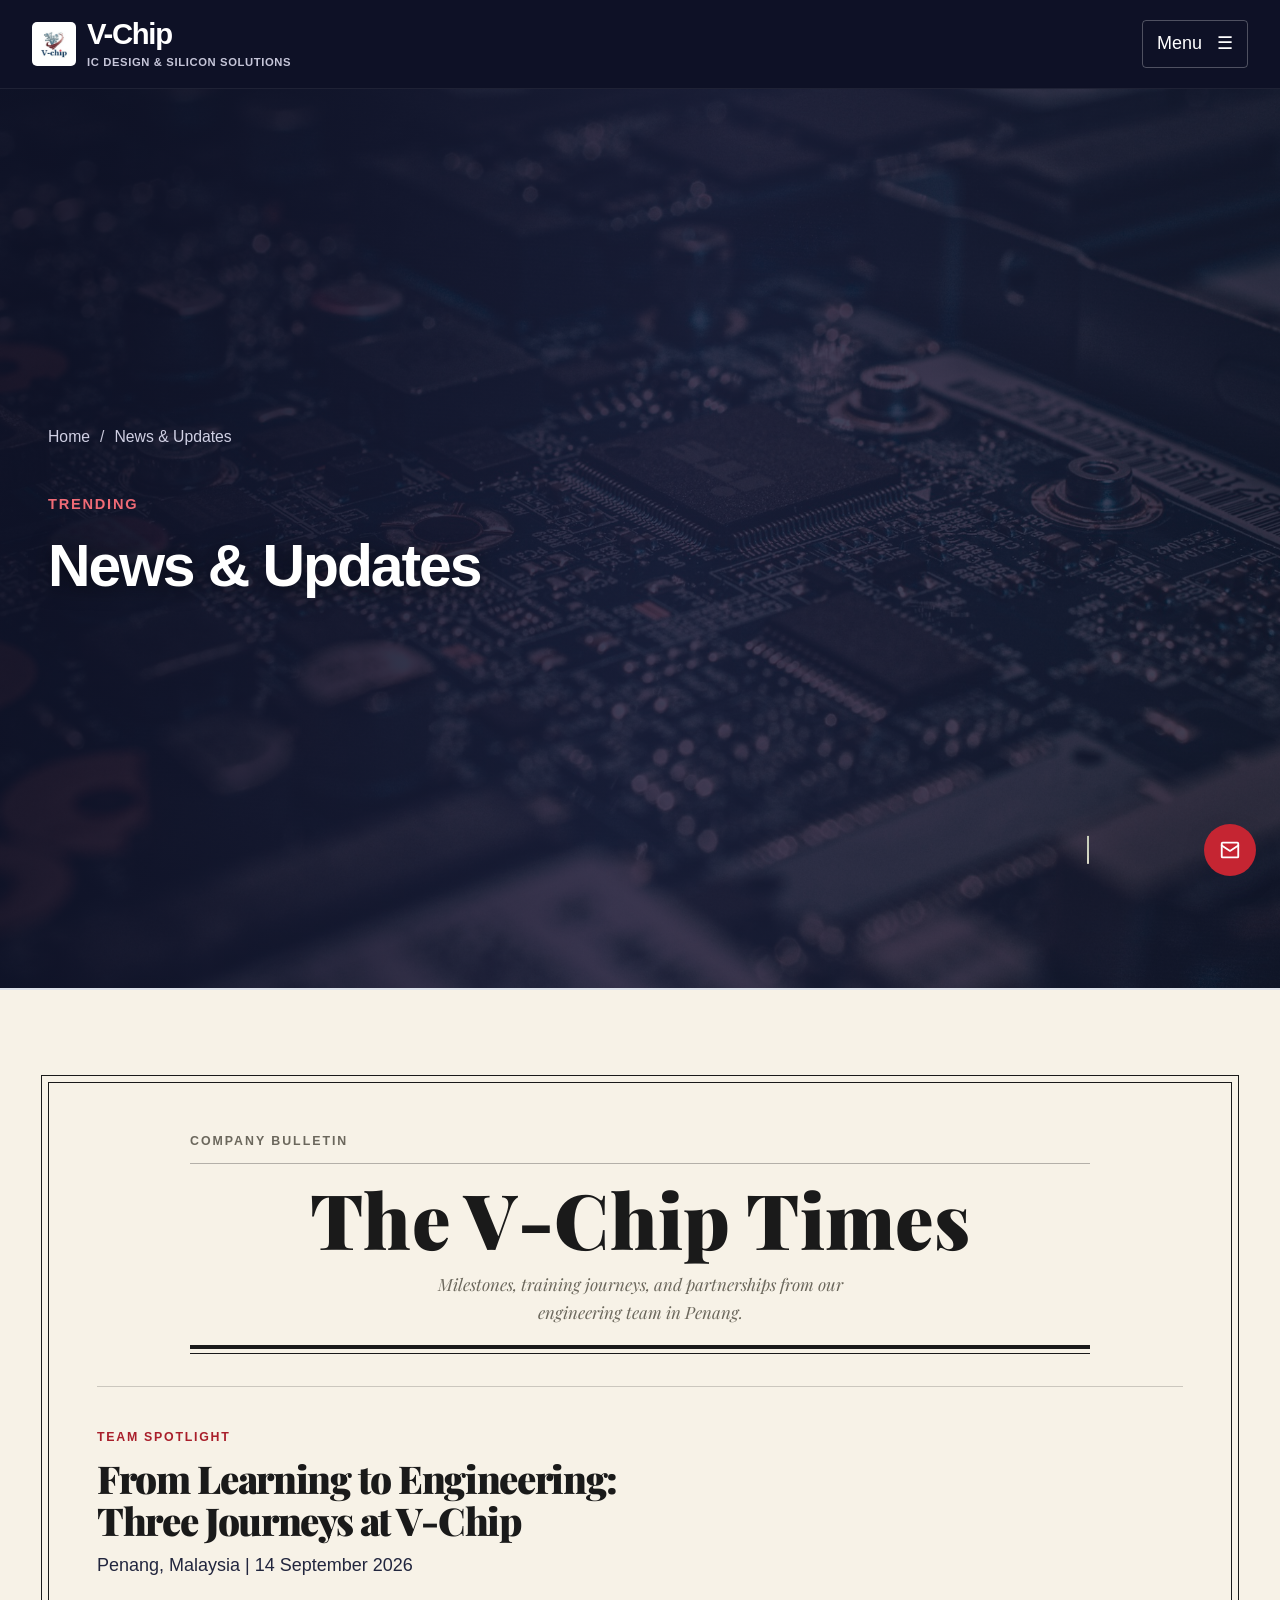
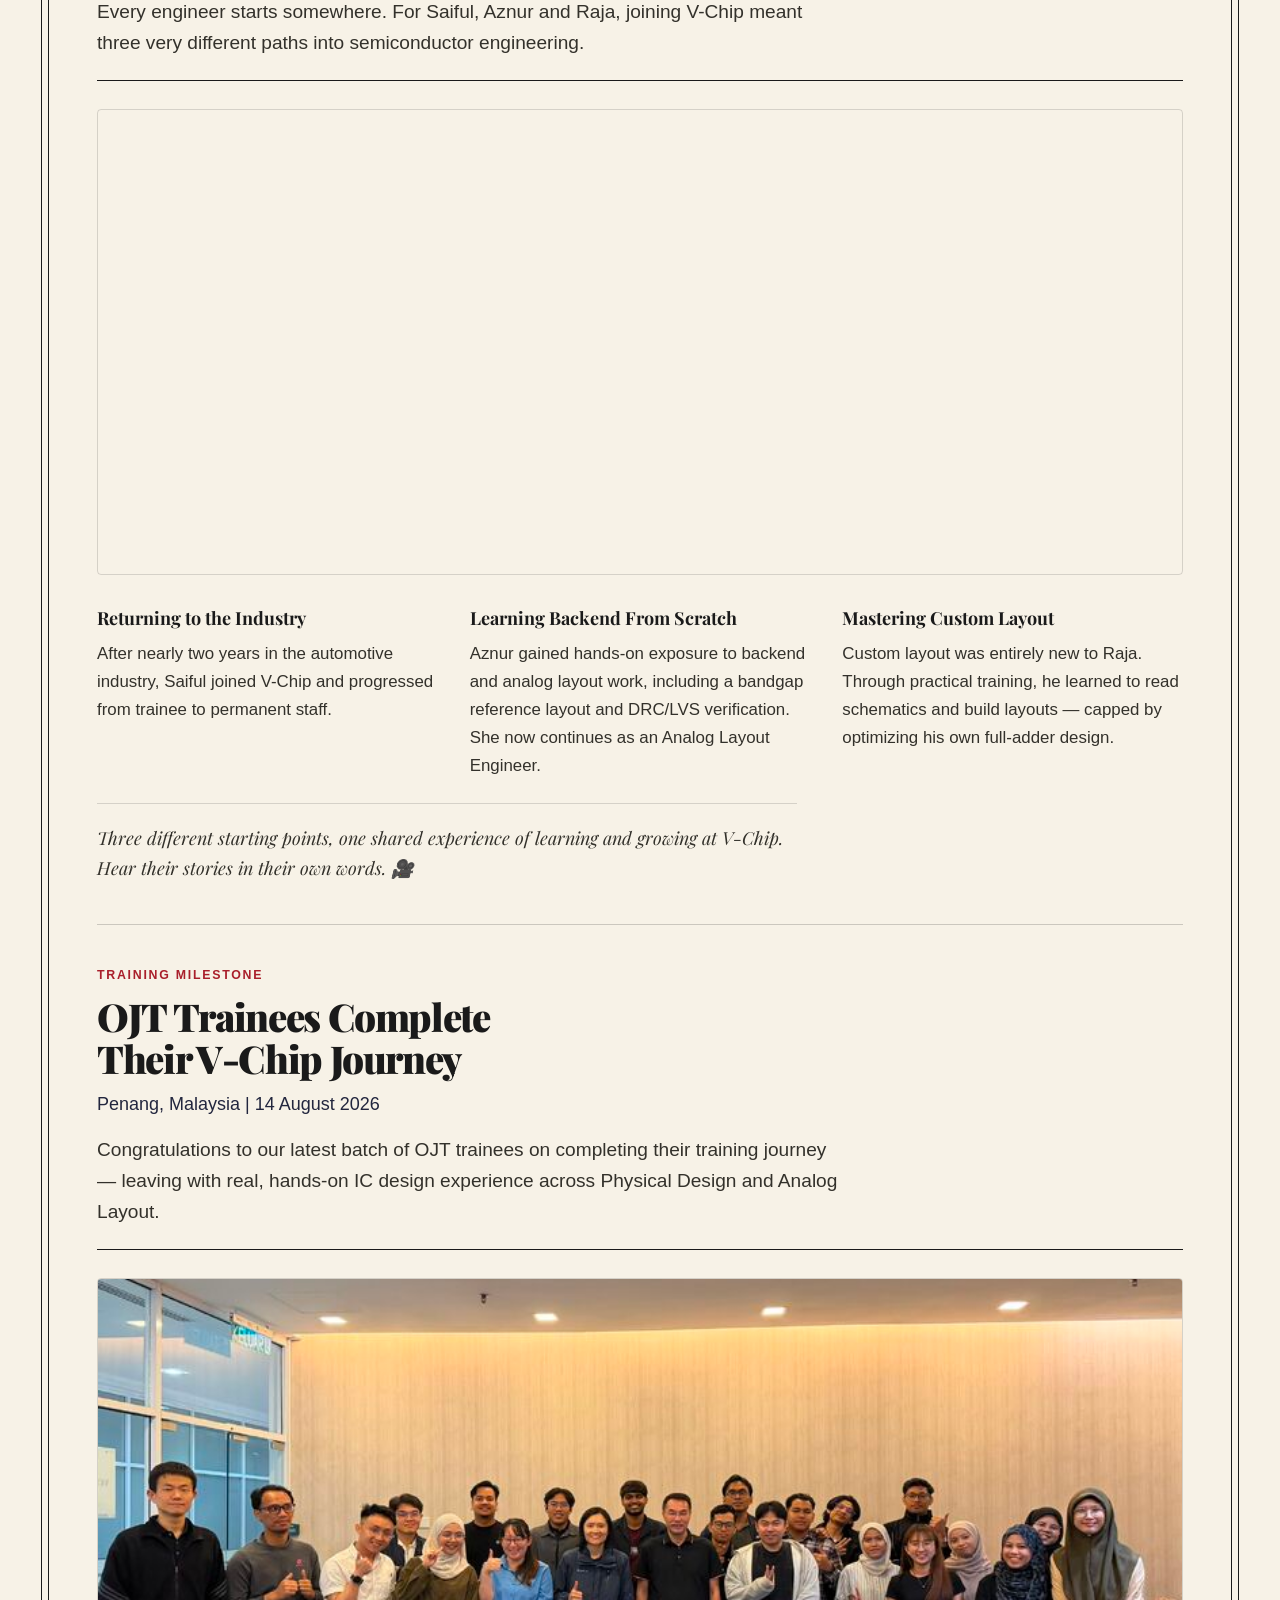
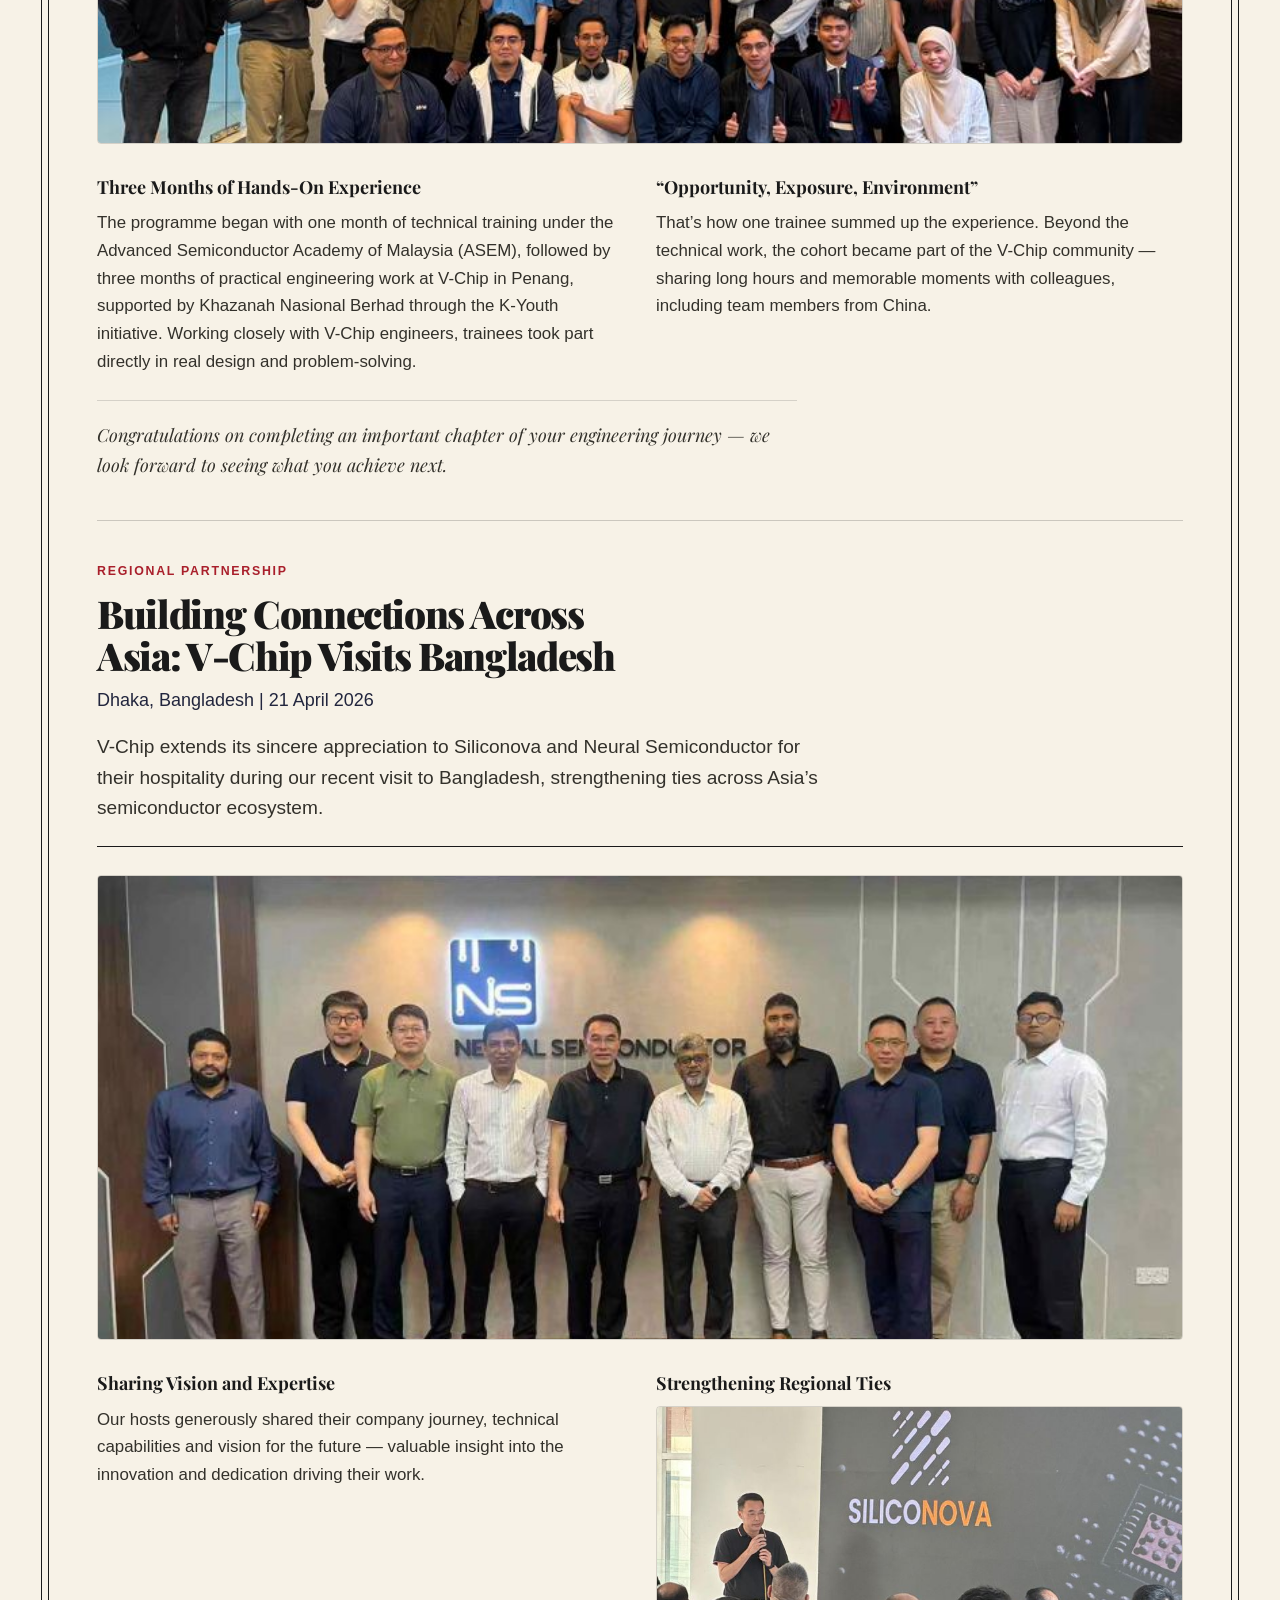
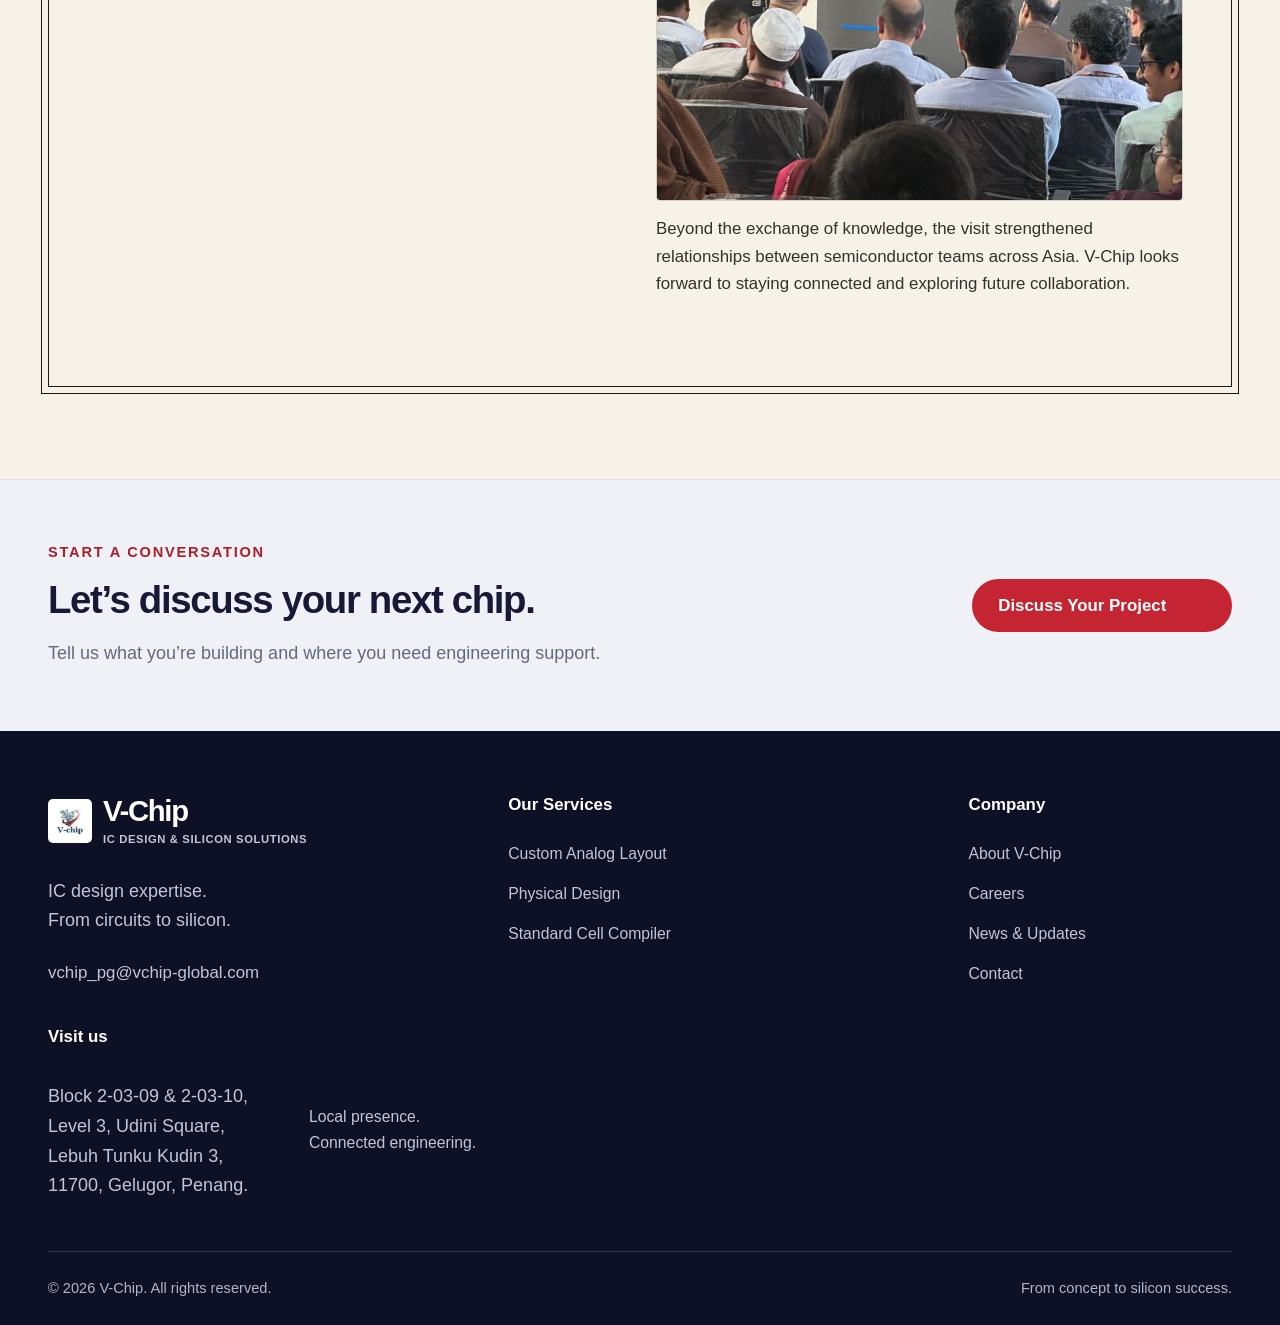
<file: news.html>
<!DOCTYPE html>
<html lang="en">
  <head>
    <meta charset="utf-8">
    <meta name="viewport" content="width=device-width,initial-scale=1">
    <title>News &amp; Updates</title>
    <meta
      name="description"
      content="Latest updates from V-Chip Penang, sourced from our LinkedIn company page."
   >
    <meta name="theme-color" content="#102d50">
    <link rel="icon" type="image/png" href="assets/images/favicon.png">
    <link rel="preconnect" href="https://fonts.googleapis.com">
    <link rel="preconnect" href="https://fonts.gstatic.com" crossorigin>
    <link
      href="https://fonts.googleapis.com/css2?family=Playfair+Display:ital,wght@0,700;0,900;1,700&display=swap"
      rel="stylesheet"
    >
    <link rel="stylesheet" href="styles.css">
    <script src="site.js" defer></script>
  </head>
  <body>
    <a class="skip-link" href="#main">Skip to content</a>
    <header class="site-header">
      <div class="container header-inner">
        <a class="brand" href="index.html" aria-label="V-Chip home"
          ><img
            src="assets/images/vchip-logo.jpeg"
            alt=""
            width="44"
            height="44"
         ><span
            >V-Chip<span class="brand-caption"
              >IC DESIGN &amp; SILICON SOLUTIONS</span
            ></span
          ></a
        >
        <button
          class="menu-toggle"
          type="button"
          aria-expanded="false"
          aria-controls="site-navigation"
          hidden
        >
          Menu <span aria-hidden="true">☰</span>
        </button>
        <nav
          class="site-navigation"
          id="site-navigation"
          aria-label="Main navigation"
        >
          <div class="mobile-menu-heading">
            <span>Explore V-Chip</span
            ><button type="button" class="menu-close" hidden>
              Close <span aria-hidden="true">×</span>
            </button>
          </div>
          <ul class="nav-list">
            <li><a href="index.html">Home</a></li>
            <li><a href="our-services.html">Our Services</a></li>
            <li class="nav-group section-current">
              <span class="nav-label">Company</span
              ><button
                class="dropdown-toggle"
                type="button"
                aria-expanded="false"
                aria-controls="company-links"
                hidden
              >
                Company <span class="chevron" aria-hidden="true"></span>
              </button>
              <ul class="dropdown" id="company-links">
                <li><a href="about.html">About V-Chip</a></li>
                <li><a href="careers.html">Careers</a></li>
                <li><a href="news.html" aria-current="page">News &amp; Updates</a></li>
              </ul>
            </li>
            <li><a href="contact.html">Contact</a></li>
          </ul>
          <a class="button button-small" href="contact.html"
            >Discuss Your Project
            <svg
              class="link-arrow"
              aria-hidden="true"
              focusable="false"
              viewBox="0 0 24 24"
            >
              <path d="M7 17 17 7M7 7h10v10"></path></svg
          ></a>
        </nav>
      </div>
    </header>
    <main id="main" tabindex="-1">
      <section class="page-hero page-hero-generic">
        <div class="container">
          <nav class="breadcrumb" aria-label="Breadcrumb">
            <ol>
              <li><a href="index.html">Home</a></li>
              <li aria-current="page">News &amp; Updates</li>
            </ol>
          </nav>
          <p class="eyebrow">Trending</p>
          <h1>News &amp; Updates</h1>
          <p class="lede">
          </p>
        </div>
      </section>
      <section class="section newspaper-section">
        <div class="container">
          <div class="newspaper-frame">
          <header class="newspaper-masthead">
            <p class="newspaper-eyebrow-row">
              <span>Company Bulletin</span>
            </p>
            <h2 class="newspaper-title">The V-Chip Times</h2>
            <p class="newspaper-subtitle">
              Milestones, training journeys, and partnerships from our
              engineering team in Penang.
            </p>
            <div class="newspaper-rule newspaper-rule--thick"></div>
            <div class="newspaper-rule newspaper-rule--thin"></div>
          </header>
          <div class="newspaper-stories">
            <article class="newspaper-feature">
              <p class="newspaper-feature-eyebrow">Team Spotlight</p>
              <h3 class="newspaper-feature-title">From Learning to Engineering: Three Journeys at V-Chip</h3>
              <p class="news-dateline-row">Penang, Malaysia | 14 September 2026</p>
              <p class="newspaper-feature-lede">
                Every engineer starts somewhere. For Saiful, Aznur and
                Raja, joining V-Chip meant three very different paths
                into semiconductor engineering.
              </p>
              <div class="newspaper-feature-rule"></div>
              <div class="news-media news-media--video news-media--hero"><iframe src="https://player.vimeo.com/video/1227984824?title=0&amp;byline=0&amp;portrait=0&amp;badge=0&amp;autopause=0&amp;player_id=0&amp;app_id=58479&amp;autoplay=1&amp;muted=1" width="400" height="300" frameborder="0" allow="autoplay; fullscreen; picture-in-picture; clipboard-write; encrypted-media; web-share" referrerpolicy="strict-origin-when-cross-origin" title="V-chip Promote Video Finale"></iframe></div>
              <div class="newspaper-feature-columns">
                <div class="newspaper-feature-col">
                  <h4>Returning to the Industry</h4>
                  <p>
                    After nearly two years in the automotive industry,
                    Saiful joined V-Chip and progressed from trainee to
                    permanent staff.
                  </p>
                </div>
                <div class="newspaper-feature-col">
                  <h4>Learning Backend From Scratch</h4>
                  <p>
                    Aznur gained hands-on exposure to backend and analog
                    layout work, including a bandgap reference layout and
                    DRC/LVS verification. She now continues as an Analog
                    Layout Engineer.
                  </p>
                </div>
                <div class="newspaper-feature-col">
                  <h4>Mastering Custom Layout</h4>
                  <p>
                    Custom layout was entirely new to Raja. Through
                    practical training, he learned to read schematics and
                    build layouts &mdash; capped by optimizing his own
                    full-adder design.
                  </p>
                </div>
              </div>
              <p class="newspaper-feature-closer">
                Three different starting points, one shared experience of
                learning and growing at V-Chip. Hear their stories in
                their own words. &#127909;
              </p>
            </article>
            <article class="newspaper-feature">
              <p class="newspaper-feature-eyebrow">Training Milestone</p>
              <h3 class="newspaper-feature-title">OJT Trainees Complete Their V-Chip Journey</h3>
              <p class="news-dateline-row">Penang, Malaysia | 14 August 2026</p>
              <p class="newspaper-feature-lede">
                Congratulations to our latest batch of OJT trainees on
                completing their training journey &mdash; leaving with
                real, hands-on IC design experience across Physical
                Design and Analog Layout.
              </p>
              <div class="newspaper-feature-rule"></div>
              <div class="news-media news-media--hero">
                <img src="assets/images/news2.jpg" alt="OJT trainees at V-Chip">
              </div>
              <div class="newspaper-feature-columns newspaper-feature-columns--two">
                <div class="newspaper-feature-col">
                  <h4>Three Months of Hands-On Experience</h4>
                  <p>
                    The programme began with one month of technical
                    training under the Advanced Semiconductor Academy of
                    Malaysia (ASEM), followed by three months of practical
                    engineering work at V-Chip in Penang, supported by
                    Khazanah Nasional Berhad through the K-Youth
                    initiative. Working closely with V-Chip engineers,
                    trainees took part directly in real design and
                    problem-solving.
                  </p>
                </div>
                <div class="newspaper-feature-col">
                  <h4>&ldquo;Opportunity, Exposure, Environment&rdquo;</h4>
                  <p>
                    That&rsquo;s how one trainee summed up the experience.
                    Beyond the technical work, the cohort became part of
                    the V-Chip community &mdash; sharing long hours and
                    memorable moments with colleagues, including team
                    members from China.
                  </p>
                </div>
              </div>
              <p class="newspaper-feature-closer">
                Congratulations on completing an important chapter of
                your engineering journey &mdash; we look forward to
                seeing what you achieve next.
              </p>
            </article>
            <article class="newspaper-feature">
              <p class="newspaper-feature-eyebrow">Regional Partnership</p>
              <h3 class="newspaper-feature-title">Building Connections Across Asia: V-Chip Visits Bangladesh</h3>
              <p class="news-dateline-row">Dhaka, Bangladesh | 21 April 2026</p>
              <p class="newspaper-feature-lede">
                V-Chip extends its sincere appreciation to Siliconova and
                Neural Semiconductor for their hospitality during our
                recent visit to Bangladesh, strengthening ties across
                Asia&rsquo;s semiconductor ecosystem.
              </p>
              <div class="newspaper-feature-rule"></div>
              <div class="news-media news-media--hero">
                <img src="assets/images/news3.jpg" alt="V-Chip team visiting Bangladesh">
              </div>
              <div class="newspaper-feature-columns newspaper-feature-columns--two">
                <div class="newspaper-feature-col">
                  <h4>Sharing Vision and Expertise</h4>
                  <p>
                    Our hosts generously shared their company journey,
                    technical capabilities and vision for the future
                    &mdash; valuable insight into the innovation and
                    dedication driving their work.
                  </p>
                </div>
                <div class="newspaper-feature-col">
                  <h4>Strengthening Regional Ties</h4>
                  <div class="news-media news-media--inline">
                    <img src="assets/images/news3.1.jpg" alt="V-Chip team visiting Bangladesh">
                  </div>
                  <p>
                    Beyond the exchange of knowledge, the visit
                    strengthened relationships between semiconductor
                    teams across Asia. V-Chip looks forward to staying
                    connected and exploring future collaboration.
                  </p>
                </div>
              </div>
            </article>
          </div>
        </div>
        </div>
      </section>
      <section class="cta-band">
        <div class="container cta-inner">
          <div>
            <p class="eyebrow">Start a conversation</p>
            <h2>Let’s discuss your next chip.</h2>
            <p>
              Tell us what you’re building and where you need engineering
              support.
            </p>
          </div>
          <a class="button" href="contact.html"
            >Discuss Your Project
            <svg
              class="link-arrow"
              aria-hidden="true"
              focusable="false"
              viewBox="0 0 24 24"
            >
              <path d="M7 17 17 7M7 7h10v10"></path></svg
          ></a>
        </div>
      </section>
    </main>
    <footer class="site-footer">
      <div class="container">
        <div class="footer-grid">
          <div class="footer-brand">
            <a class="brand" href="index.html" aria-label="V-Chip home"
              ><img
                src="assets/images/vchip-logo.jpeg"
                alt=""
                width="44"
                height="44"
             ><span
                >V-Chip<span class="brand-caption"
                  >IC DESIGN &amp; SILICON SOLUTIONS</span
                ></span
              ></a
            >
            <p>IC design expertise.<br>From circuits to silicon.</p>
            <a
              class="footer-email"
              href="mailto:vchip_pg@vchip-global.com?subject=V-Chip%20Project%20Enquiry"
              >vchip_pg@vchip-global.com</a
            >
          </div>
          <div>
            <h2>Our Services</h2>
            <ul>
              <li><a href="our-services.html#custom-analog-layout">Custom Analog Layout</a></li>
              <li><a href="our-services.html#physical-design">Physical Design</a></li>
              <li><a href="our-services.html#standard-cell-compiler">Standard Cell Compiler</a></li>
            </ul>
          </div>
          <div>
            <h2>Company</h2>
            <ul>
              <li><a href="about.html">About V-Chip</a></li>
              <li><a href="careers.html">Careers</a></li>
              <li><a href="news.html">News &amp; Updates</a></li>
              <li><a href="contact.html">Contact</a></li>
            </ul>
          </div>
          <div>
            <h2>Visit us</h2>
            <p>Block 2-03-09 & 2-03-10, Level 3, Udini Square, Lebuh Tunku Kudin 3, 11700, Gelugor, Penang.</p>
            <p class="footer-location">
              Local presence.<br>Connected engineering.
            </p>
          </div>
        </div>
        <div class="footer-bottom">
          <p>© 2026 V-Chip. All rights reserved.</p>
          <span>From concept to silicon success.</span>
        </div>
      </div>
    </footer>
    <span class="floating-contact-label" aria-hidden="true"
      ><span class="floating-contact-label-text">Contact Us</span></span
    >
    <div class="floating-actions">
      <button
        class="floating-action floating-top"
        type="button"
        data-scroll-top
        aria-label="Scroll to top"
        hidden
      >
        <svg aria-hidden="true" viewBox="0 0 24 24">
          <path d="M12 19V5M5 12l7-7 7 7"></path>
        </svg>
      </button>
      <a
        class="floating-action floating-contact"
        href="contact.html"
        aria-label="Contact us"
      >
        <svg aria-hidden="true" viewBox="0 0 24 24">
          <path
            d="M4 4h16a1 1 0 0 1 1 1v14a1 1 0 0 1-1 1H4a1 1 0 0 1-1-1V5a1 1 0 0 1 1-1Z"
          ></path>
          <path d="m3 7 9 6 9-6"></path>
        </svg>
      </a>
    </div>
  </body>
</html>
</file>
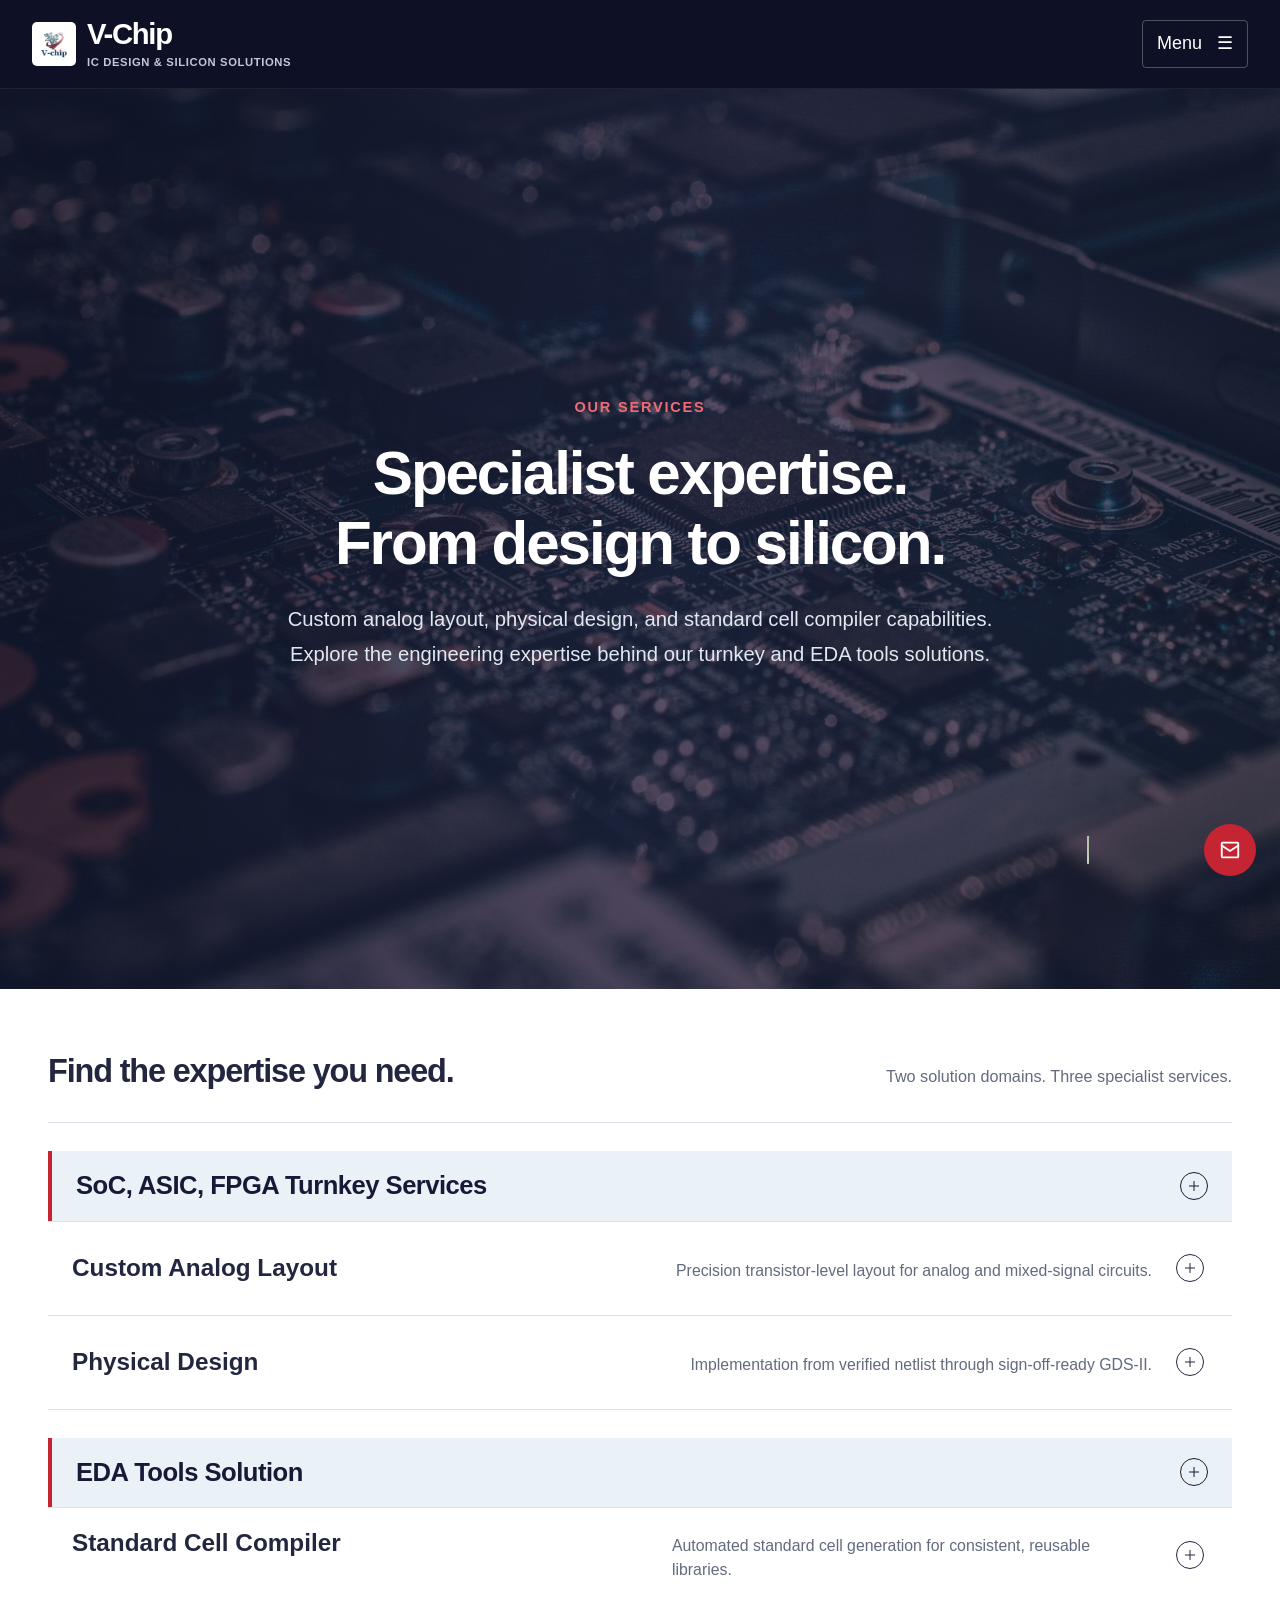
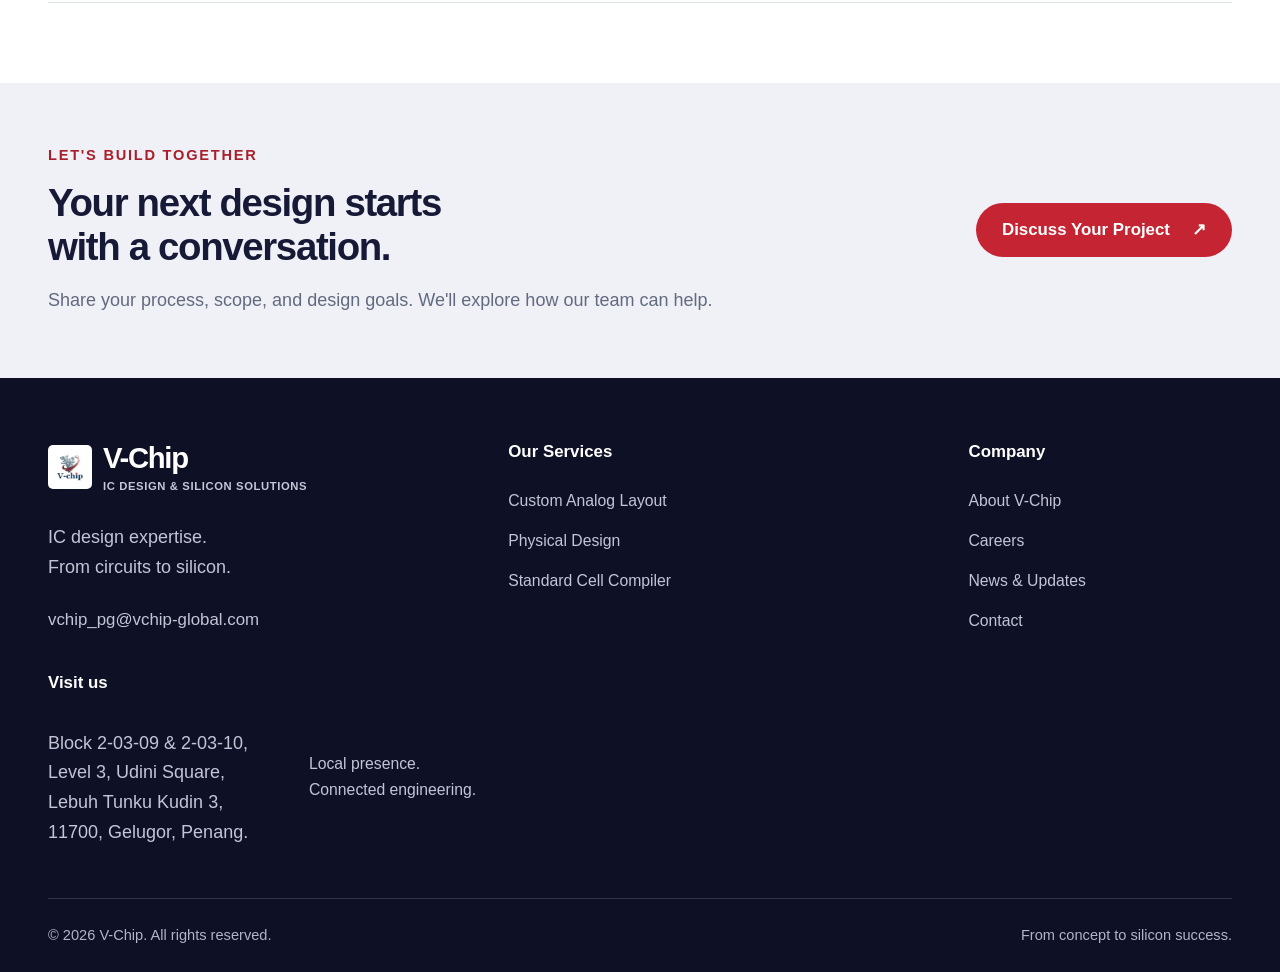
<file: our-services.html>
<!doctype html>
<html lang="en">
  <head>
    <meta charset="utf-8" />
    <meta name="viewport" content="width=device-width,initial-scale=1" />
    <title>Our Services</title>
    <meta
      name="description"
      content="Explore V-Chip custom analog layout, physical design, and standard cell compiler capabilities across turnkey IC and EDA tools solutions."
    />
    <meta name="theme-color" content="#102d50" />
    <link rel="icon" type="image/png" href="assets/images/favicon.png" />
    <link rel="stylesheet" href="styles.css" />
    <link rel="stylesheet" href="services.css" />
    <script src="site.js" defer></script>
    <script src="services.js" defer></script>
  </head>
  <body>
    <a class="skip-link" href="#main">Skip to content</a>
    <header class="site-header">
      <div class="container header-inner">
        <a class="brand" href="index.html" aria-label="V-Chip home"
          ><img
            src="assets/images/vchip-logo.jpeg"
            alt=""
            width="44"
            height="44"
          /><span
            >V-Chip<span class="brand-caption"
              >IC DESIGN &amp; SILICON SOLUTIONS</span
            ></span
          ></a
        >
        <button
          class="menu-toggle"
          type="button"
          aria-expanded="false"
          aria-controls="site-navigation"
          hidden
        >
          Menu <span aria-hidden="true">☰</span>
        </button>
        <nav
          class="site-navigation"
          id="site-navigation"
          aria-label="Main navigation"
        >
          <div class="mobile-menu-heading">
            <span>Explore V-Chip</span
            ><button type="button" class="menu-close" hidden>
              Close <span aria-hidden="true">×</span>
            </button>
          </div>
          <ul class="nav-list">
            <li><a href="index.html">Home</a></li>
            <li>
              <a href="our-services.html" aria-current="page">Our Services</a>
            </li>
            <li class="nav-group">
              <span class="nav-label">Company</span
              ><button
                class="dropdown-toggle"
                type="button"
                aria-expanded="false"
                aria-controls="company-links"
                hidden
              >
                Company <span class="chevron" aria-hidden="true"></span>
              </button>
              <ul class="dropdown" id="company-links">
                <li><a href="about.html">About V-Chip</a></li>
                <li><a href="careers.html">Careers</a></li>
                <li><a href="news.html">News &amp; Updates</a></li>
              </ul>
            </li>
            <li><a href="contact.html">Contact</a></li>
          </ul>
          <a class="button button-small" href="contact.html"
            >Discuss Your Project
            <svg
              class="link-arrow"
              aria-hidden="true"
              focusable="false"
              viewBox="0 0 24 24"
            >
              <path d="M7 17 17 7M7 7h10v10"></path></svg
          ></a>
        </nav>
      </div>
    </header>
    <main id="main" tabindex="-1">
      <section class="services-hero">
        <div class="container">
          <p class="eyebrow">Our Services</p>
          <h1>Specialist expertise.<br />From design to silicon.</h1>
          <p class="lede">
            Custom analog layout, physical design, and standard cell compiler
            capabilities. Explore the engineering expertise behind our turnkey
            and EDA tools solutions.
          </p>
        </div>
      </section>
      <section class="services-browser" aria-labelledby="services-title">
        <div class="container">
          <div class="services-heading">
            <h2 id="services-title">Find the expertise you need.</h2>
            <p>Two solution domains. Three specialist services.</p>
          </div>
          <div class="service-accordion">
            <section
              class="solution-group"
              id="turnkey-services"
              aria-labelledby="turnkey-heading"
            >
              <h3 class="solution-group-heading" id="turnkey-heading">
                <button
                  class="solution-group-trigger"
                  type="button"
                  aria-expanded="false"
                  aria-controls="custom-analog-layout physical-design"
                >
                  <span>SoC, ASIC, FPGA Turnkey Services</span
                  ><span class="service-toggle" aria-hidden="true"></span>
                </button>
              </h3>
              <button
                class="service-trigger"
                type="button"
                aria-expanded="false"
                aria-controls="custom-analog-layout"
              >
                <span class="service-trigger-copy"
                  ><strong>Custom Analog Layout</strong
                  ><small
                    >Precision transistor-level layout for analog and
                    mixed-signal circuits.</small
                  ></span
                ><span class="service-toggle" aria-hidden="true"></span>
              </button>
              <section class="service-panel" id="custom-analog-layout" hidden>
                <div class="service-overview">
                  <div>
                    <p class="eyebrow">SoC, ASIC, FPGA Turnkey Solution</p>
                    <h2>Custom Analog Layout</h2>
                    <p>
                      Precision at the transistor level. We develop custom
                      analog and mixed-signal layouts around your circuit
                      requirements, process technology, and performance targets.
                    </p>
                    <p>
                      From clock generation and data converters to power
                      management and sensor interfaces, layout and parasitic
                      extraction help connect circuit intent to physical
                      implementation.
                    </p>
                    <a class="text-link" href="contact.html"
                      >Discuss your analog layout needs
                      <span aria-hidden="true">↗</span></a
                    >
                  </div>
                  <img
                    src="assets/images/Custom Analog Layout.png"
                    alt="Illustration of analog circuitry with blue and red signal paths"
                    width="800"
                    height="600"
                  />
                </div>
                <div class="service-capabilities">
                  <article>
                    <span>01 / LAYOUT</span>
                    <h3>Analog &amp; mixed-signal layout</h3>
                    <p>
                      Transistor-level implementation for PLLs, ADCs and DACs,
                      LDOs, power management circuits, and analog front ends.
                    </p>
                  </article>
                  <article>
                    <span>02 / REFINEMENT</span>
                    <h3>Parasitic-aware implementation</h3>
                    <p>
                      Extract parasitics and iterate with the circuit team to
                      balance performance, power, and area on your target
                      process.
                    </p>
                  </article>
                  <article>
                    <span>03 / VALIDATION</span>
                    <h3>Characterization support</h3>
                    <p>
                      Support post-layout evaluation across process corners and
                      Monte Carlo simulations, with handoff data for the next
                      stage.
                    </p>
                  </article>
                </div>
                <div class="service-handoff">
                  <h3>Project deliverables</h3>
                  <p>
                    Custom layout deliverables, parasitic extraction data, and
                    agreed characterization reports. Scope and bring-up support
                    are defined around your project.
                  </p>
                </div>
              </section>
              <button
                class="service-trigger"
                type="button"
                aria-expanded="false"
                aria-controls="physical-design"
              >
                <span class="service-trigger-copy"
                  ><strong>Physical Design</strong
                  ><small
                    >Implementation from verified netlist through sign-off-ready
                    GDS-II.</small
                  ></span
                ><span class="service-toggle" aria-hidden="true"></span>
              </button>
              <section class="service-panel" id="physical-design" hidden>
                <div class="service-overview">
                  <div>
                    <p class="eyebrow">SoC, ASIC, FPGA Turnkey Solution</p>
                    <h2>Physical Design</h2>
                    <p>
                      From a verified netlist to a sign-off-ready
                      implementation. Our physical design team works through
                      floorplanning, place-and-route, and timing closure with
                      power, performance, and area in focus.
                    </p>
                    <p>
                      Early floorplan decisions and a structured closure process
                      keep implementation aligned with your target technology
                      and tape-out requirements.
                    </p>
                    <a class="text-link" href="contact.html"
                      >Discuss your physical design needs
                      <span aria-hidden="true">↗</span></a
                    >
                  </div>
                  <img
                    src="assets/images/physical-design-2.png"
                    alt="Semiconductor floorplan with dense blue and red routing layers"
                    width="800"
                    height="600"
                    loading="lazy"
                  />
                </div>
                <div class="service-capabilities">
                  <article>
                    <span>01 / PLAN</span>
                    <h3>Floorplanning &amp; power planning</h3>
                    <p>
                      Establish the floorplan, power distribution, and timing
                      constraints from your verified netlist and target
                      technology node.
                    </p>
                  </article>
                  <article>
                    <span>02 / IMPLEMENT</span>
                    <h3>Place-and-route &amp; closure</h3>
                    <p>
                      Iterate placement, clock tree synthesis, routing, and
                      static timing analysis to close timing, power, and area
                      targets.
                    </p>
                  </article>
                  <article>
                    <span>03 / SIGN OFF</span>
                    <h3>Physical verification</h3>
                    <p>
                      Prepare DRC, LVS, and STA sign-off,
                      design-for-manufacturability checks, and power and IR-drop
                      analysis for GDS-II handoff.
                    </p>
                  </article>
                </div>
                <div class="service-handoff">
                  <h3>Project deliverables</h3>
                  <p>
                    GDS-II handoff package, timing closure report, DRC/LVS
                    reports, power and IR-drop analysis, and agreed sign-off
                    documentation.
                  </p>
                </div>
              </section>
            </section>
            <section
              class="solution-group"
              id="eda-tools-services"
              aria-labelledby="eda-heading"
            >
              <h3 class="solution-group-heading" id="eda-heading">
                <button
                  class="solution-group-trigger"
                  type="button"
                  aria-expanded="false"
                  aria-controls="standard-cell-compiler"
                >
                  <span>EDA Tools Solution</span
                  ><span class="service-toggle" aria-hidden="true"></span>
                </button>
              </h3>
              <button
                class="service-trigger"
                type="button"
                aria-expanded="false"
                aria-controls="standard-cell-compiler"
              >
                <span class="service-trigger-copy"
                  ><strong>Standard Cell Compiler</strong
                  ><small
                    >Automated standard cell generation for consistent, reusable
                    libraries.</small
                  ></span
                ><span class="service-toggle" aria-hidden="true"></span>
              </button>
              <section class="service-panel" id="standard-cell-compiler" hidden>
                <div class="service-overview">
                  <div>
                    <p class="eyebrow">EDA Tools Solution</p>
                    <h2>Standard Cell Compiler</h2>
                    <p>
                      Build consistent standard cell libraries through a
                      compiler-driven flow configured around your process
                      technology, library architecture, and performance targets.
                    </p>
                    <p>
                      Automated generation reduces repetitive manual work across
                      cell families while maintaining a repeatable path from
                      cell definition to validated views for implementation and
                      sign-off.
                    </p>
                    <a class="text-link" href="contact.html"
                      >Discuss your requirements
                      <span aria-hidden="true">↗</span></a
                    >
                  </div>
                  <img
                    src="assets/images/v-chip-standard-cell-compiler.webp"
                    alt="Standard cell templates transitioning into generated physical cell rows"
                    width="800"
                    height="600"
                    loading="lazy"
                  />
                </div>
                <div class="service-capabilities">
                  <article>
                    <span>01 / DEFINE</span>
                    <h3>Library architecture</h3>
                    <p>
                      Configure cell families, drive strengths,
                      threshold-voltage options, track height, and design
                      constraints for the target process and application.
                    </p>
                  </article>
                  <article>
                    <span>02 / GENERATE</span>
                    <h3>Automated cell generation</h3>
                    <p>
                      Generate consistent physical cell implementations through
                      reusable templates, process-aware rules, and repeatable
                      automation.
                    </p>
                  </article>
                  <article>
                    <span>03 / VALIDATE</span>
                    <h3>Views &amp; quality checks</h3>
                    <p>
                      Prepare the required physical and logical library views,
                      with DRC/LVS checks and characterization support for
                      integration into the digital implementation flow.
                    </p>
                  </article>
                </div>
                <div class="service-handoff">
                  <h3>Project deliverables</h3>
                  <p>
                    Configured compiler flow, generated cell library, agreed
                    physical and logical views, validation reports, and workflow
                    documentation tailored to the project scope.
                  </p>
                </div>
              </section>
            </section>
          </div>
        </div>
      </section>
      <section class="cta-band">
        <div class="container cta-inner">
          <div>
            <p class="eyebrow">Let's build together</p>
            <h2>Your next design starts<br />with a conversation.</h2>
            <p>
              Share your process, scope, and design goals. We'll explore how our
              team can help.
            </p>
          </div>
          <a class="button" href="contact.html"
            >Discuss Your Project <span aria-hidden="true">↗</span></a
          >
        </div>
      </section>
    </main>
    <footer class="site-footer">
      <div class="container">
        <div class="footer-grid">
          <div class="footer-brand">
            <a class="brand" href="index.html" aria-label="V-Chip home"
              ><img
                src="assets/images/vchip-logo.jpeg"
                alt=""
                width="44"
                height="44"
              /><span
                >V-Chip<span class="brand-caption"
                  >IC DESIGN &amp; SILICON SOLUTIONS</span
                ></span
              ></a
            >
            <p>IC design expertise.<br />From circuits to silicon.</p>
            <a
              class="footer-email"
              href="mailto:vchip_pg@vchip-global.com?subject=V-Chip%20Project%20Enquiry"
              >vchip_pg@vchip-global.com</a
            >
          </div>
          <div>
            <h2>Our Services</h2>
            <ul>
              <li>
                <a href="our-services.html#custom-analog-layout"
                  >Custom Analog Layout</a
                >
              </li>
              <li>
                <a href="our-services.html#physical-design">Physical Design</a>
              </li>
              <li>
                <a href="our-services.html#standard-cell-compiler"
                  >Standard Cell Compiler</a
                >
              </li>
            </ul>
          </div>
          <div>
            <h2>Company</h2>
            <ul>
              <li><a href="about.html">About V-Chip</a></li>
              <li><a href="careers.html">Careers</a></li>
              <li><a href="news.html">News &amp; Updates</a></li>
              <li><a href="contact.html">Contact</a></li>
            </ul>
          </div>
          <div>
            <h2>Visit us</h2>
            <p>
              Block 2-03-09 & 2-03-10, Level 3, Udini Square, Lebuh Tunku Kudin
              3, 11700, Gelugor, Penang.
            </p>
            <p class="footer-location">
              Local presence.<br />Connected engineering.
            </p>
          </div>
        </div>
        <div class="footer-bottom">
          <p>© 2026 V-Chip. All rights reserved.</p>
          <span>From concept to silicon success.</span>
        </div>
      </div>
    </footer>
    <span class="floating-contact-label" aria-hidden="true"
      ><span class="floating-contact-label-text">Contact Us</span></span
    >
    <div class="floating-actions">
      <button
        class="floating-action floating-top"
        type="button"
        data-scroll-top
        aria-label="Scroll to top"
        hidden
      >
        <svg aria-hidden="true" viewBox="0 0 24 24">
          <path d="M12 19V5M5 12l7-7 7 7"></path>
        </svg>
      </button>
      <a
        class="floating-action floating-contact"
        href="contact.html"
        aria-label="Contact us"
      >
        <svg aria-hidden="true" viewBox="0 0 24 24">
          <path
            d="M4 4h16a1 1 0 0 1 1 1v14a1 1 0 0 1-1 1H4a1 1 0 0 1-1-1V5a1 1 0 0 1 1-1Z"
          ></path>
          <path d="m3 7 9 6 9-6"></path>
        </svg>
      </a>
    </div>
  </body>
</html>
</file>
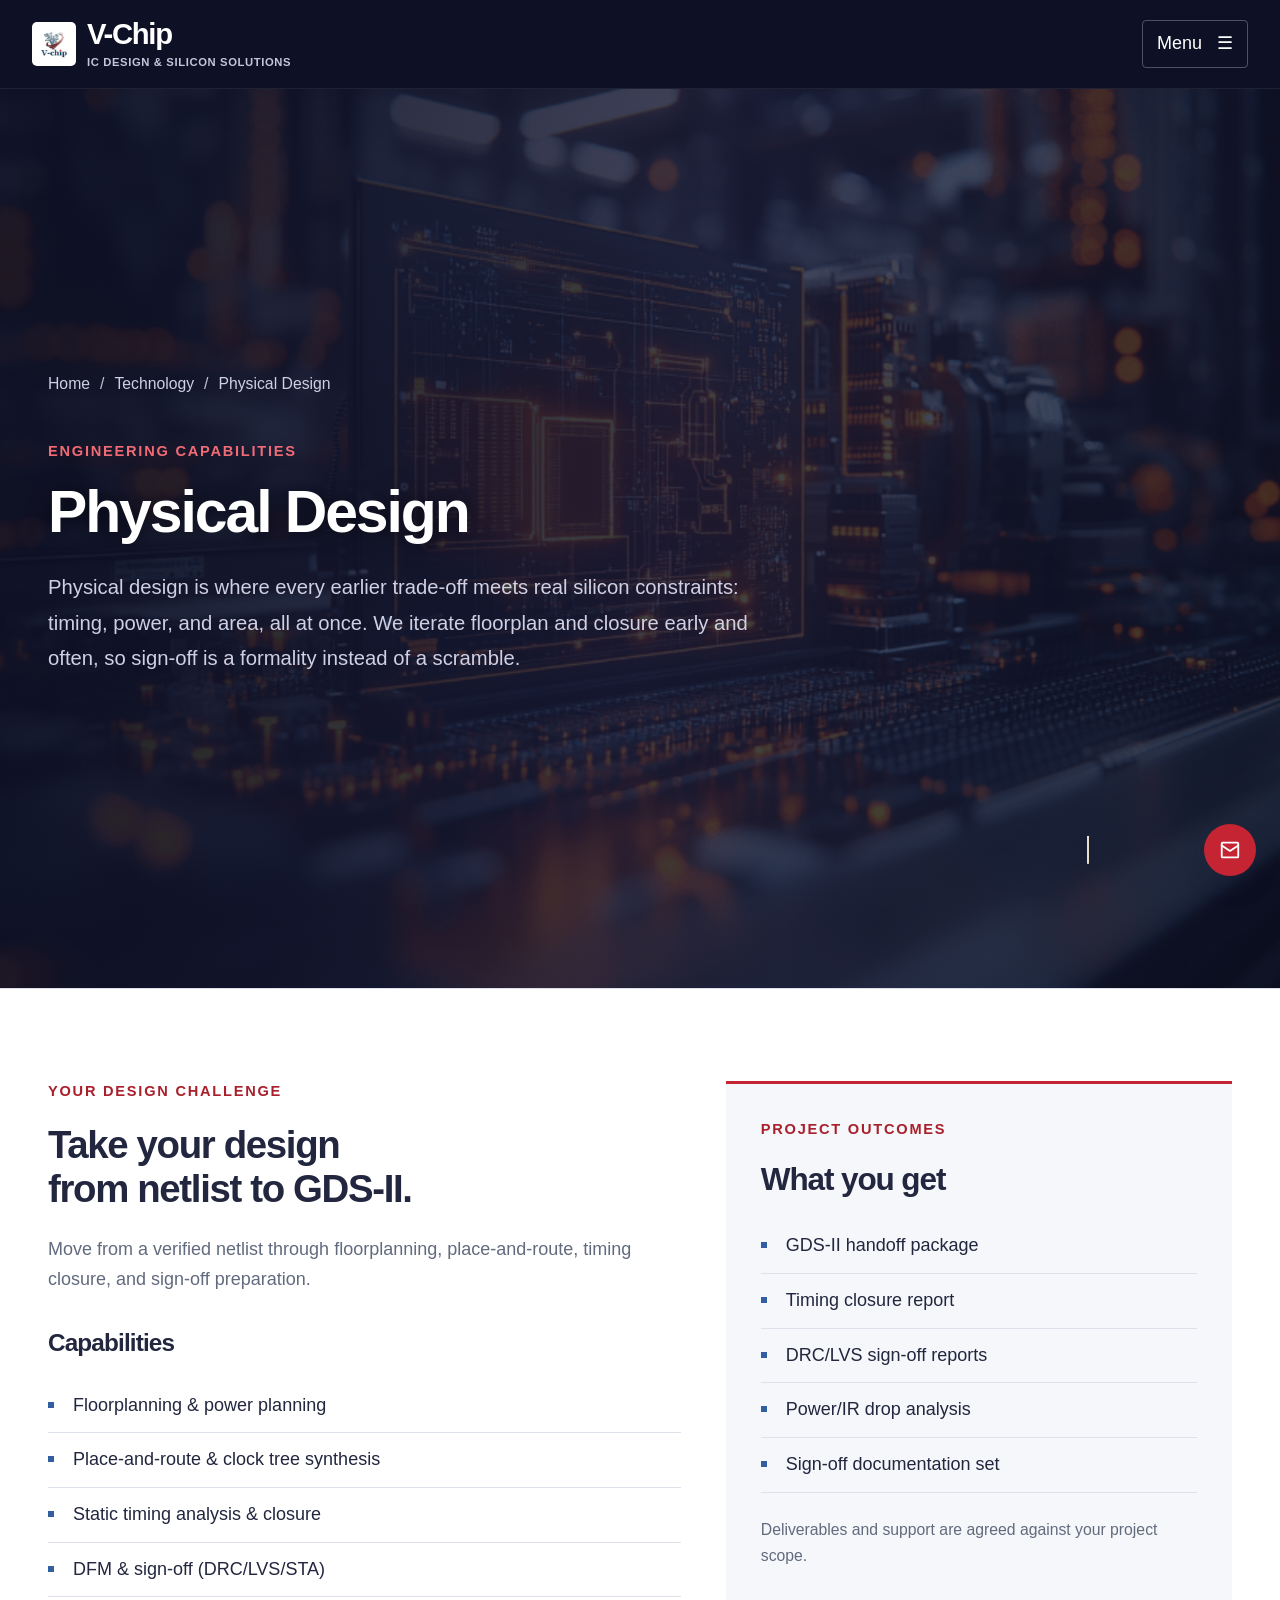
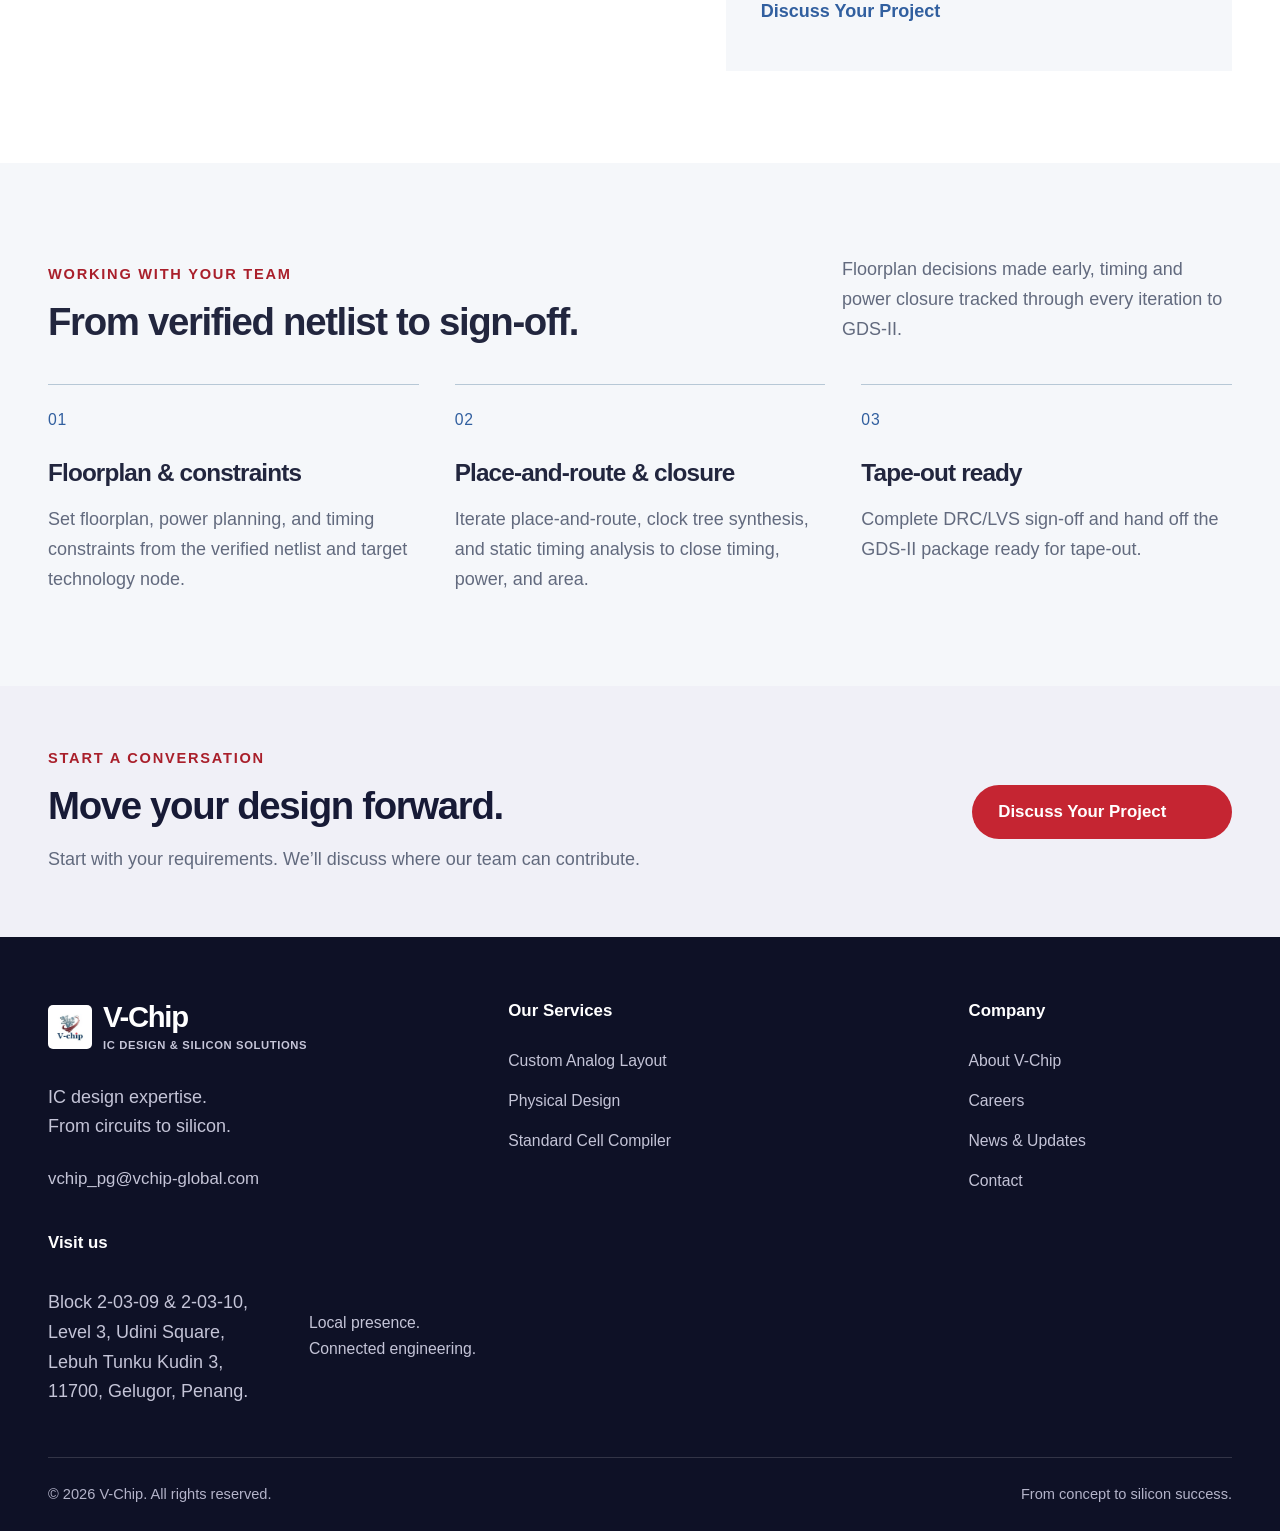
<file: physical-design.html>
<!DOCTYPE html>
<html lang="en">
  <head>
    <meta charset="utf-8">
    <meta name="viewport" content="width=device-width,initial-scale=1">
    <title>Physical Design</title>
    <meta
      name="description"
      content="Move from a verified netlist through floorplanning, place-and-route, timing closure, and sign-off preparation."
   >
    <meta name="theme-color" content="#102d50">
    <link rel="icon" type="image/png" href="assets/images/favicon.png">
    <link rel="stylesheet" href="styles.css">
    <script src="site.js" defer></script>
  </head>
  <body>
    <a class="skip-link" href="#main">Skip to content</a>
    <header class="site-header">
      <div class="container header-inner">
        <a class="brand" href="index.html" aria-label="V-Chip home"
          ><img
            src="assets/images/vchip-logo.jpeg"
            alt=""
            width="44"
            height="44"
         ><span
            >V-Chip<span class="brand-caption"
              >IC DESIGN &amp; SILICON SOLUTIONS</span
            ></span
          ></a
        >
        <button
          class="menu-toggle"
          type="button"
          aria-expanded="false"
          aria-controls="site-navigation"
          hidden
        >
          Menu <span aria-hidden="true">☰</span>
        </button>
        <nav
          class="site-navigation"
          id="site-navigation"
          aria-label="Main navigation"
        >
          <div class="mobile-menu-heading">
            <span>Explore V-Chip</span
            ><button type="button" class="menu-close" hidden>
              Close <span aria-hidden="true">×</span>
            </button>
          </div>
          <ul class="nav-list">
            <li><a href="index.html">Home</a></li>
            <li><a href="our-services.html">Our Services</a></li>
            <li class="nav-group">
              <span class="nav-label">Company</span
              ><button
                class="dropdown-toggle"
                type="button"
                aria-expanded="false"
                aria-controls="company-links"
                hidden
              >
                Company <span class="chevron" aria-hidden="true"></span>
              </button>
              <ul class="dropdown" id="company-links">
                <li><a href="about.html">About V-Chip</a></li>
                <li><a href="careers.html">Careers</a></li>
                <li><a href="news.html">News &amp; Updates</a></li>
              </ul>
            </li>
            <li><a href="contact.html">Contact</a></li>
          </ul>
          <a class="button button-small" href="contact.html"
            >Discuss Your Project
            <svg
              class="link-arrow"
              aria-hidden="true"
              focusable="false"
              viewBox="0 0 24 24"
            >
              <path d="M7 17 17 7M7 7h10v10"></path></svg
          ></a>
        </nav>
      </div>
    </header>
    <main id="main" tabindex="-1">
      <section class="page-hero page-hero-physical">
        <div class="container">
          <nav class="breadcrumb" aria-label="Breadcrumb">
            <ol>
              <li><a href="index.html">Home</a></li>
              <li><a href="index.html#capabilities">Technology</a></li>
              <li aria-current="page">Physical Design</li>
            </ol>
          </nav>
          <p class="eyebrow">Engineering capabilities</p>
          <h1>Physical Design</h1>
          <p class="lede">
            Physical design is where every earlier trade-off meets real
            silicon constraints: timing, power, and area, all at once. We
            iterate floorplan and closure early and often, so sign-off is a
            formality instead of a scramble.
          </p>
        </div>
      </section>
      <section class="section">
        <div class="container service-grid">
          <div class="service-copy">
            <p class="eyebrow">Your design challenge</p>
            <h2>Take your design from netlist to GDS-II.</h2>
            <p>
              Move from a verified netlist through floorplanning,
              place-and-route, timing closure, and sign-off preparation.
            </p>
            <h3>Capabilities</h3>
            <ul class="feature-list">
              <li>Floorplanning &amp; power planning</li>
              <li>Place-and-route &amp; clock tree synthesis</li>
              <li>Static timing analysis &amp; closure</li>
              <li>DFM &amp; sign-off (DRC/LVS/STA)</li>
            </ul>
          </div>
          <aside class="deliverables">
            <p class="eyebrow">Project outcomes</p>
            <h2>What you get</h2>
            <ul class="feature-list">
              <li>GDS-II handoff package</li>
              <li>Timing closure report</li>
              <li>DRC/LVS sign-off reports</li>
              <li>Power/IR drop analysis</li>
              <li>Sign-off documentation set</li>
            </ul>
            <p class="fine-print">
              Deliverables and support are agreed against your project scope.
            </p>
            <a class="text-link" href="contact.html"
              >Discuss Your Project
              <svg
                class="link-arrow"
                aria-hidden="true"
                focusable="false"
                viewBox="0 0 24 24"
              >
                <path d="M7 17 17 7M7 7h10v10"></path></svg
            ></a>
          </aside>
        </div>
      </section>
      <section class="section section-tint">
        <div class="container">
          <div class="section-heading">
            <div>
              <p class="eyebrow">Working with your team</p>
              <h2>From verified netlist to sign-off.</h2>
            </div>
            <p>
              Floorplan decisions made early, timing and power closure tracked
              through every iteration to GDS-II.
            </p>
          </div>
          <ol class="engagement-grid">
            <li>
              <span class="step-number">01</span>
              <h3>Floorplan &amp; constraints</h3>
              <p>
                Set floorplan, power planning, and timing constraints from the
                verified netlist and target technology node.
              </p>
            </li>
            <li>
              <span class="step-number">02</span>
              <h3>Place-and-route &amp; closure</h3>
              <p>
                Iterate place-and-route, clock tree synthesis, and static
                timing analysis to close timing, power, and area.
              </p>
            </li>
            <li>
              <span class="step-number">03</span>
              <h3>Tape-out ready</h3>
              <p>
                Complete DRC/LVS sign-off and hand off the GDS-II package ready
                for tape-out.
              </p>
            </li>
          </ol>
        </div>
      </section>
      <section class="cta-band">
        <div class="container cta-inner">
          <div>
            <p class="eyebrow">Start a conversation</p>
            <h2>Move your design forward.</h2>
            <p>
              Start with your requirements. We’ll discuss where our team can
              contribute.
            </p>
          </div>
          <a class="button" href="contact.html"
            >Discuss Your Project
            <svg
              class="link-arrow"
              aria-hidden="true"
              focusable="false"
              viewBox="0 0 24 24"
            >
              <path d="M7 17 17 7M7 7h10v10"></path></svg
          ></a>
        </div>
      </section>
    </main>
    <footer class="site-footer">
      <div class="container">
        <div class="footer-grid">
          <div class="footer-brand">
            <a class="brand" href="index.html" aria-label="V-Chip home"
              ><img
                src="assets/images/vchip-logo.jpeg"
                alt=""
                width="44"
                height="44"
             ><span
                >V-Chip<span class="brand-caption"
                  >IC DESIGN &amp; SILICON SOLUTIONS</span
                ></span
              ></a
            >
            <p>IC design expertise.<br>From circuits to silicon.</p>
            <a
              class="footer-email"
              href="mailto:vchip_pg@vchip-global.com?subject=V-Chip%20Project%20Enquiry"
              >vchip_pg@vchip-global.com</a
            >
          </div>
          <div>
            <h2>Our Services</h2>
            <ul>
              <li><a href="our-services.html#custom-analog-layout">Custom Analog Layout</a></li>
              <li><a href="our-services.html#physical-design">Physical Design</a></li>
              <li><a href="our-services.html#standard-cell-compiler">Standard Cell Compiler</a></li>
            </ul>
          </div>
          <div>
            <h2>Company</h2>
            <ul>
              <li><a href="about.html">About V-Chip</a></li>
              <li><a href="careers.html">Careers</a></li>
              <li><a href="news.html">News &amp; Updates</a></li>
              <li><a href="contact.html">Contact</a></li>
            </ul>
          </div>
          <div>
            <h2>Visit us</h2>
            <p>Block 2-03-09 & 2-03-10, Level 3, Udini Square, Lebuh Tunku Kudin 3, 11700, Gelugor, Penang.</p>
            <p class="footer-location">
              Local presence.<br>Connected engineering.
            </p>
          </div>
        </div>
        <div class="footer-bottom">
          <p>© 2026 V-Chip. All rights reserved.</p>
          <span>From concept to silicon success.</span>
        </div>
      </div>
    </footer>
    <span class="floating-contact-label" aria-hidden="true"
      ><span class="floating-contact-label-text">Contact Us</span></span
    >
    <div class="floating-actions">
      <button
        class="floating-action floating-top"
        type="button"
        data-scroll-top
        aria-label="Scroll to top"
        hidden
      >
        <svg aria-hidden="true" viewBox="0 0 24 24">
          <path d="M12 19V5M5 12l7-7 7 7"></path>
        </svg>
      </button>
      <a
        class="floating-action floating-contact"
        href="contact.html"
        aria-label="Contact us"
      >
        <svg aria-hidden="true" viewBox="0 0 24 24">
          <path
            d="M4 4h16a1 1 0 0 1 1 1v14a1 1 0 0 1-1 1H4a1 1 0 0 1-1-1V5a1 1 0 0 1 1-1Z"
          ></path>
          <path d="m3 7 9 6 9-6"></path>
        </svg>
      </a>
    </div>
  </body>
</html>
</file>
<file: styles.css>
:root {
  --font-primary: "Segoe UI", Arial, sans-serif;
  --navy: #102d50;
  --navy-dark: #0a2039;
  --blue: #225d96;
  --blue-light: #c7ddf2;
  --red: #a8252d;
  --red-hover: #891b22;
  --text: #172c43;
  --muted: #526477;
  --line: #d7e1e9;
  --surface: #f3f7fa;
  --white: #fff;
  --radius: 6px;
  --container: 1240px;
  --motion-fast: 180ms ease;
  --motion-smooth: 260ms cubic-bezier(0.2, 0.7, 0.2, 1);
  --motion-reveal: 3s cubic-bezier(0.2, 0.7, 0.2, 1);
}
*,
*::before,
*::after {
  box-sizing: border-box;
}
html {
  font-size: 112.5%;
  scroll-behavior: smooth;
  scroll-padding-top: 7rem;
}
body {
  margin: 0;
  font-family: var(--font-primary);
  font-size: 1rem;
  line-height: 1.65;
  color: var(--text);
  background: var(--white);
}
body.menu-open {
  overflow: hidden;
}
@media (max-width: 480px) {
  html {
    font-size: 106.25%;
  }
}
h1,
h2,
h3,
p,
figure,
ul,
ol,
dl,
dd {
  margin: 0;
}
h1,
h2,
h3 {
  line-height: 1.15;
  font-weight: 650;
  letter-spacing: -0.035em;
  text-wrap: balance;
}
h1 {
  font-size: clamp(2.5rem, 4.6vw, 4.5rem);
}
h2 {
  font-size: clamp(2rem, 3vw, 3rem);
}
h3 {
  font-size: 1.35rem;
  letter-spacing: -0.025em;
}
a {
  color: inherit;
  text-decoration: none;
}
button,
input,
select,
textarea {
  font: inherit;
  color: inherit;
}
button {
  cursor: pointer;
}
img {
  display: block;
  max-width: 100%;
  height: auto;
}
button,
a {
  -webkit-tap-highlight-color: transparent;
}
[hidden] {
  display: none !important;
}
:focus-visible {
  outline: 3px solid #2675b9;
  outline-offset: 5px;
  border-radius: 2px;
}
.site-footer :focus-visible,
.cta-band :focus-visible {
  outline-color: #9dccfa;
}
main:focus {
  outline: none;
}
.container {
  width: min(var(--container), calc(100% - 96px));
  margin-inline: auto;
}
.section {
  padding-block: 92px;
}
.section-tint,
.news-section {
  background: var(--surface);
}
.eyebrow {
  display: flex;
  align-items: center;
  gap: 12px;
  color: var(--blue);
  font-size: 0.8125rem;
  font-weight: 700;
  letter-spacing: 0.12em;
  line-height: 1.5;
  text-transform: uppercase;
  margin-bottom: 20px;
}
.eyebrow-line {
  width: 26px;
  height: 2px;
  background: var(--red);
}
.lede,
.section-copy {
  font-size: 1.125rem;
  color: var(--muted);
  line-height: 1.75;
}
.section-copy {
  margin-top: 24px;
  max-width: 55ch;
}
.section-heading {
  display: flex;
  justify-content: space-between;
  align-items: flex-end;
  gap: 48px;
  margin-bottom: 40px;
}
.section-heading > p {
  color: var(--muted);
  max-width: 390px;
}
.section-heading .eyebrow {
  margin-bottom: 14px;
}
.text-link {
  display: inline-flex;
  align-items: center;
  gap: 20px;
  padding-block: 10px;
  min-height: 44px;
  font-weight: 650;
  color: var(--blue);
  transition:
    color var(--motion-fast),
    transform var(--motion-smooth);
}
.text-link:hover {
  text-decoration: underline;
  text-underline-offset: 5px;
  transform: translateX(3px);
}
.button {
  display: inline-flex;
  align-items: center;
  justify-content: center;
  gap: 22px;
  min-height: 50px;
  padding: 13px 22px;
  border: 1px solid transparent;
  border-radius: var(--radius);
  background: var(--red);
  color: #fff;
  font-weight: 650;
  font-size: 0.9375rem;
  line-height: 1.4;
  text-align: center;
  transition:
    color var(--motion-fast),
    background-color var(--motion-fast),
    border-color var(--motion-fast),
    box-shadow var(--motion-smooth),
    transform var(--motion-smooth);
}
.button:hover {
  background: var(--red-hover);
  box-shadow: 0 8px 20px #171a3624;
  transform: translateY(-2px);
}
.button:active {
  box-shadow: none;
  transform: translateY(0);
}
.button-secondary {
  color: var(--navy);
  border-color: #aebecb;
  background: transparent;
}
.button-secondary:hover {
  background: #e7eff5;
}
.button-small {
  font-size: 0.875rem;
  padding: 12px 17px;
  min-height: 44px;
  gap: 14px;
}
.button-row {
  display: flex;
  gap: 14px;
  flex-wrap: wrap;
}
.skip-link {
  position: fixed;
  top: 10px;
  left: 20px;
  z-index: 200;
  padding: 12px 20px;
  background: #fff;
  color: var(--navy);
  transform: translateY(-160%);
  box-shadow: 0 2px 12px #102d5020;
  transition: transform var(--motion-smooth);
}
.skip-link:focus {
  transform: translateY(0);
}
/* Progressive navigation: all links remain visible when scripts are unavailable. */
.site-header {
  position: relative;
  z-index: 50;
  background: #fff;
  border-bottom: 1px solid var(--line);
}
.site-header.enhanced {
  position: sticky;
  top: 0;
}
.site-header .container {
  width: 100%;
  max-width: none;
  margin-inline: 0;
  padding-inline: 32px;
}
.header-inner {
  display: flex;
  align-items: center;
  justify-content: space-between;
  gap: 28px;
  min-height: 88px;
}
.brand {
  display: inline-flex;
  align-items: center;
  gap: 11px;
  flex-shrink: 0;
  font-size: 1.625rem;
  font-weight: 750;
  line-height: 1.1;
  letter-spacing: -0.045em;
}
.brand img {
  width: 44px;
  height: 44px;
  object-fit: contain;
  border-radius: 3px;
}
.brand-caption {
  display: block;
  margin-top: 5px;
  font-size: 0.625rem;
  letter-spacing: 0.055em;
  font-weight: 650;
  line-height: 1.3;
}
.site-navigation {
  display: flex;
  align-items: center;
  gap: 25px;
}
.nav-list,
.dropdown {
  list-style: none;
  padding: 0;
}
.nav-list {
  display: flex;
  align-items: flex-start;
  gap: 21px;
}
.nav-list > li > a,
.nav-label,
.dropdown-toggle {
  display: flex;
  align-items: center;
  gap: 8px;
  min-height: 48px;
  padding: 8px 0;
  font-size: 0.9375rem;
  font-weight: 550;
  white-space: nowrap;
  transition: color var(--motion-fast);
}
.dropdown-toggle {
  border: 0;
  background: none;
}
.nav-label {
  font-weight: 700;
}
.nav-group {
  position: relative;
}
.chevron {
  width: 6px;
  height: 6px;
  border-right: 1.5px solid;
  border-bottom: 1.5px solid;
  transform: rotate(45deg);
  margin: -3px 2px 0 3px;
  transition:
    transform var(--motion-smooth),
    margin var(--motion-smooth);
}
.dropdown-toggle[aria-expanded="true"] .chevron {
  transform: rotate(225deg);
  margin-top: 3px;
}
.nav-list a:hover,
.dropdown-toggle:hover {
  color: var(--red);
}
.nav-list a[aria-current="page"] {
  color: var(--red);
  text-decoration: underline;
  text-decoration-thickness: 2px;
  text-underline-offset: 8px;
}
.section-current > .dropdown-toggle {
  color: var(--red);
}
.dropdown a {
  display: block;
  font-size: 0.9375rem;
  padding: 10px 14px;
  min-height: 44px;
  border-radius: 3px;
  transition:
    color var(--motion-fast),
    background-color var(--motion-fast),
    transform var(--motion-smooth);
}
.dropdown a:hover {
  background: var(--surface);
  transform: translateX(3px);
}
.enhanced .nav-label {
  display: none;
}
.enhanced .nav-list {
  align-items: center;
}
.enhanced .dropdown {
  position: absolute;
  top: calc(100% + 10px);
  left: -18px;
  width: 300px;
  max-height: calc(100dvh - 120px);
  overflow: auto;
  background: #fff;
  padding: 10px;
  border: 1px solid var(--line);
  border-radius: var(--radius);
  box-shadow: 0 14px 35px #102d501a;
}
.menu-toggle,
.mobile-menu-heading {
  display: none;
}
.site-header:not(.enhanced) .header-inner {
  align-items: flex-start;
  padding-block: 24px;
  flex-wrap: wrap;
}
.site-header:not(.enhanced) .site-navigation {
  align-items: flex-start;
  flex-wrap: wrap;
}
.site-header:not(.enhanced) .nav-list {
  flex-wrap: wrap;
}
.site-header:not(.enhanced) .dropdown {
  padding-left: 10px;
  border-left: 1px solid var(--line);
}
/* Homepage */
.home-hero {
  background: linear-gradient(110deg, #fff 38%, #f2f6fa 100%);
  padding: 72px 0 64px;
}
.hero-grid {
  display: grid;
  grid-template-columns: 1.08fr 1fr;
  gap: 60px;
  align-items: center;
}
.hero-copy h1 {
  font-size: clamp(2.75rem, 4.7vw, 4.5rem);
  letter-spacing: -0.055em;
  line-height: 1.08;
}
.hero-copy h1 span {
  color: var(--blue);
}
.hero-copy .lede {
  margin: 26px 0 30px;
  max-width: 48ch;
}
.hero-location {
  margin-top: 32px;
  font-size: 0.875rem;
  color: var(--muted);
}
.hero-location span {
  margin-right: 7px;
  color: var(--blue);
}
.hero-diagram {
  background: var(--navy);
  color: #c6d9ed;
  border-radius: 8px;
  box-shadow: 0 18px 40px #102d5012;
  overflow: hidden;
}
.diagram-heading {
  display: flex;
  justify-content: space-between;
  gap: 16px;
  padding: 23px 25px 18px;
  border-bottom: 1px solid #345578;
  font: 600 0.6875rem/1.5 var(--font-primary);
  letter-spacing: 0.055em;
}
.hero-diagram img {
  width: 100%;
}
.hero-diagram figcaption {
  border-top: 1px solid #345578;
  padding: 18px 25px;
  font-size: 0.875rem;
}
.highlights {
  border-block: 1px solid var(--line);
}
.highlights-grid {
  display: grid;
  grid-template-columns: repeat(3, 1fr);
  padding-block: 30px;
}
.highlights-grid > div {
  padding-left: 30px;
  border-left: 1px solid var(--line);
}
.highlights-grid > div:first-child {
  padding-left: 0;
  border-left: 0;
}
.highlight-label {
  display: block;
  color: var(--muted);
  font-size: 0.8125rem;
  margin-bottom: 5px;
}
.highlights strong {
  font-size: 1.0625rem;
  font-weight: 600;
}
.capability-grid {
  display: grid;
  grid-template-columns: repeat(3, 1fr);
  border-top: 1px solid var(--line);
  border-left: 1px solid var(--line);
}
.capability-card {
  position: relative;
  display: flex;
  flex-direction: column;
  padding: 30px;
  gap: 32px;
  border-bottom: 1px solid var(--line);
  border-right: 1px solid var(--line);
  min-height: 226px;
  transition:
    background-color var(--motion-fast),
    border-color var(--motion-fast),
    box-shadow var(--motion-smooth),
    transform var(--motion-smooth);
}
.capability-card:hover {
  background: var(--surface);
  transform: translateY(-3px);
}
.card-number {
  font-family: var(--font-primary);
  font-size: 0.75rem;
  font-weight: 600;
  color: var(--muted);
  letter-spacing: 0.06em;
}
.capability-card h3 {
  font-size: 1.35rem;
  max-width: 18ch;
  padding-right: 16px;
}
.capability-card p {
  color: var(--muted);
  margin-top: 12px;
  font-size: 0.9375rem;
}
.card-arrow {
  position: absolute;
  top: 24px;
  right: 25px;
  color: var(--blue);
  font-size: 1.5rem;
}
.capability-featured {
  grid-column: 1/-1;
  min-height: 148px;
  background: var(--navy);
  color: #fff;
  flex-direction: row;
  align-items: center;
  gap: 65px;
}
.capability-featured:hover {
  background: var(--navy-dark);
}
.capability-featured h3 {
  max-width: none;
  font-size: 1.65rem;
}
.capability-featured .card-number,
.capability-featured p,
.capability-featured .card-arrow {
  color: var(--blue-light);
}
.capability-featured .card-arrow {
  top: 50%;
  transform: translateY(-50%);
  right: 32px;
}
.process-section {
  background: var(--navy);
  color: #fff;
}
.process-section .eyebrow {
  color: #a6c9ec;
}
.process-section .section-heading > p {
  color: #c6d9ed;
}
.process-grid {
  display: grid;
  grid-template-columns: repeat(4, 1fr);
  gap: 32px;
  padding: 0;
  list-style: none;
}
.process-grid li {
  border-top: 1px solid #597795;
  padding-top: 24px;
}
.step-number {
  display: block;
  font: 0.875rem/1.4 var(--font-primary);
  letter-spacing: 0.05em;
  color: var(--blue);
  margin-bottom: 28px;
}
.process-grid .step-number {
  color: #a6c9ec;
}
.process-grid p {
  margin-top: 16px;
  color: #c6d9ed;
}
.company-grid {
  display: grid;
  grid-template-columns: 1fr 1fr;
  align-items: center;
  gap: 100px;
}
.company-grid .text-link {
  margin-top: 22px;
}
.applications-panel {
  padding: 38px 40px;
  background: var(--surface);
  border-left: 3px solid var(--blue);
}
.applications-panel h3 {
  font-size: 1.875rem;
}
.application-list {
  display: flex;
  flex-wrap: wrap;
  gap: 10px;
  margin-top: 28px;
  padding: 0;
  list-style: none;
}
.application-list li {
  padding: 9px 14px;
  border: 1px solid #bdcddd;
  background: #fff;
  font-size: 0.9375rem;
}
.breadcrumb a {
  transition: color var(--motion-fast);
}
.newspaper-section {
  background: #f7f2e7;
  border-block: 1px solid var(--line);
}
.newspaper-frame {
  padding: clamp(24px, 4vw, 48px);
  border: 1px solid #1a1a1a;
  outline: 1px solid #1a1a1a;
  outline-offset: 6px;
}
.newspaper-masthead {
  max-width: 900px;
  margin: 0 auto 32px;
  text-align: center;
  color: #1a1a1a;
}
.newspaper-eyebrow-row {
  display: flex;
  justify-content: space-between;
  align-items: center;
  margin: 0 0 16px;
  padding-bottom: 12px;
  border-bottom: 1px solid #1a1a1a4d;
  font-size: 0.6875rem;
  font-weight: 700;
  letter-spacing: 0.16em;
  text-transform: uppercase;
  color: #6b675c;
}
.newspaper-title {
  margin: 0;
  font-family: "Playfair Display", Georgia, serif;
  font-size: clamp(2.5rem, 6vw, 4.25rem);
  font-weight: 900;
  letter-spacing: 0.005em;
  line-height: 1;
  color: #1a1a1a;
}
.newspaper-subtitle {
  margin: 14px auto 0;
  max-width: 46ch;
  font-family: "Playfair Display", Georgia, serif;
  font-size: 0.9375rem;
  font-style: italic;
  color: #6b675c;
}
.newspaper-rule {
  margin: 18px auto 0;
  background: #1a1a1a;
}
.newspaper-rule--thick {
  height: 4px;
}
.newspaper-rule--thin {
  height: 1px;
  margin-top: 4px;
}
.newspaper-stories {
  border-top: 1px solid #1a1a1a33;
}
.newspaper-feature {
  padding: 40px 0;
  border-bottom: 1px solid #1a1a1a33;
}
.newspaper-feature:last-child {
  border-bottom: none;
}
.newspaper-feature-eyebrow {
  margin: 0 0 10px;
  font-size: 0.6875rem;
  font-weight: 700;
  letter-spacing: 0.14em;
  text-transform: uppercase;
  color: #a91f2b;
}
.newspaper-feature-title {
  margin: 0 0 10px;
  max-width: 26ch;
  font-family: "Playfair Display", Georgia, serif;
  font-size: clamp(1.625rem, 3vw, 2.375rem);
  font-weight: 900;
  line-height: 1.1;
  color: #1a1a1a;
}
.newspaper-feature .news-dateline-row {
  margin-bottom: 16px;
}
.newspaper-feature-lede {
  max-width: 70ch;
  margin: 0 0 22px;
  font-size: 1.0625rem;
  line-height: 1.6;
  color: #33312b;
}
.newspaper-feature-rule {
  height: 1px;
  margin: 0 0 28px;
  background: #1a1a1a;
}
.news-media {
  aspect-ratio: 4 / 3;
  margin-bottom: 18px;
  border-radius: 4px;
  overflow: hidden;
  border: 1px solid #1a1a1a26;
}
.news-media:empty {
  display: flex;
  align-items: center;
  justify-content: center;
  padding: 16px;
  border-style: dashed;
  border-color: #1a1a1a4d;
  background: #efe9db;
  color: #6b675c;
  font-size: 0.75rem;
  text-align: center;
}
.news-media:empty::before {
  content: "Photo goes here";
}
.news-media--video {
  aspect-ratio: 16 / 9;
}
.news-media--video:empty::before {
  content: "Video goes here";
}
.news-media img,
.news-media iframe {
  display: block;
  width: 100%;
  height: 100%;
  border: none;
  object-fit: cover;
}
.news-media--hero {
  aspect-ratio: 21 / 9;
  margin-bottom: 32px;
}
.news-media--inline {
  aspect-ratio: 4 / 3;
  margin-bottom: 14px;
}
.news-media-grid {
  display: grid;
  grid-template-columns: repeat(2, minmax(0, 1fr));
  gap: 10px;
  margin-bottom: 18px;
}
.news-media-grid .news-media {
  margin-bottom: 0;
}
.newspaper-feature-columns {
  display: grid;
  grid-template-columns: repeat(3, minmax(0, 1fr));
  gap: 32px;
}
.newspaper-feature-columns--two {
  grid-template-columns: repeat(2, minmax(0, 1fr));
}
.newspaper-feature-col h4 {
  margin: 0 0 10px;
  font-family: "Playfair Display", Georgia, serif;
  font-size: 1rem;
  font-weight: 700;
  line-height: 1.3;
  color: #1a1a1a;
}
.newspaper-feature-col p {
  margin: 0;
  font-size: 0.9375rem;
  line-height: 1.65;
  color: #33312b;
}
.newspaper-feature-closer {
  max-width: 70ch;
  margin: 24px 0 0;
  padding-top: 20px;
  border-top: 1px solid #1a1a1a26;
  font-family: "Playfair Display", Georgia, serif;
  font-style: italic;
  font-size: 1rem;
  color: #33312b;
}
.cta-band {
  background: var(--navy);
  color: #fff;
  padding-block: 62px;
}
.cta-inner {
  display: flex;
  align-items: center;
  justify-content: space-between;
  gap: 48px;
}
.cta-inner .eyebrow {
  color: #a6c9ec;
  margin-bottom: 14px;
}
.cta-inner h2 {
  font-size: clamp(1.875rem, 3vw, 2.75rem);
}
.cta-inner p:not(.eyebrow) {
  color: #c6d9ed;
  margin-top: 17px;
}
.cta-inner > .button {
  flex-shrink: 0;
}
/* Inner pages */
.page-hero {
  display: flex;
  min-height: 100vh;
  min-height: 100svh;
  align-items: center;
  padding-block: 34px 64px;
  background: var(--surface);
  border-bottom: 1px solid var(--line);
}
.breadcrumb ol {
  display: flex;
  flex-wrap: wrap;
  gap: 10px;
  padding: 0;
  list-style: none;
  font-size: 0.875rem;
  color: var(--muted);
  margin-bottom: 44px;
}
.breadcrumb li + li::before {
  content: "/";
  margin-right: 10px;
  color: #6e8296;
}
.breadcrumb a:hover {
  color: var(--red);
  text-decoration: underline;
}
.page-hero .eyebrow {
  margin-bottom: 16px;
}
.page-hero h1 {
  max-width: 25ch;
}
.page-hero .lede {
  max-width: 65ch;
  margin-top: 24px;
}
.service-grid {
  display: grid;
  grid-template-columns: 1.25fr 1fr;
  align-items: start;
  gap: 88px;
}
.service-copy > p:not(.eyebrow) {
  color: var(--muted);
  margin-top: 24px;
}
.service-copy h3 {
  margin-top: 34px;
}
.feature-list {
  padding: 0;
  margin-top: 22px;
  list-style: none;
}
.feature-list li {
  position: relative;
  padding: 12px 0 12px 25px;
  border-bottom: 1px solid var(--line);
}
.feature-list li::before {
  content: "";
  position: absolute;
  top: 23px;
  left: 0;
  width: 6px;
  height: 6px;
  background: var(--blue);
}
.deliverables {
  background: var(--surface);
  padding: 35px;
  border-top: 3px solid var(--blue);
}
.deliverables h2 {
  font-size: 1.75rem;
}
.fine-print {
  font-size: 0.875rem;
  color: var(--muted);
  margin-top: 24px;
}
.deliverables .text-link {
  margin-top: 18px;
}
.engagement-grid {
  display: grid;
  grid-template-columns: repeat(3, 1fr);
  gap: 36px;
  padding: 0;
  list-style: none;
}
.engagement-grid > * {
  border-top: 1px solid #b7c8d6;
  padding-top: 24px;
}
.engagement-grid p {
  color: var(--muted);
  margin-top: 18px;
}
.engagement-grid .text-link {
  margin-top: 18px;
}
.company-facts {
  position: relative;
  padding: 42px 38px 38px;
  border: 1px solid var(--line);
  border-radius: 18px;
  background: linear-gradient(180deg, #fff 0%, var(--surface) 100%);
  box-shadow: 0 20px 44px -26px #17203624;
  overflow: hidden;
  transition:
    transform var(--motion-smooth),
    box-shadow var(--motion-smooth);
}
.company-facts::before {
  content: "";
  position: absolute;
  inset: 0 0 auto 0;
  height: 4px;
  background: linear-gradient(90deg, var(--red), var(--blue));
}
.company-facts:hover {
  transform: translateY(-4px);
  box-shadow: 0 26px 52px -24px #17203630;
}
.company-facts h2 {
  font-size: 1.75rem;
}
.company-facts p {
  margin-top: 20px;
  color: var(--muted);
}
.location-note {
  display: flex;
  flex-direction: column;
  gap: 4px;
  padding-top: 22px;
  margin-top: 28px;
  border-top: 1px solid var(--line);
}
.location-note strong {
  font-size: 1.5rem;
}
.location-note span {
  color: var(--muted);
}
.contact-grid {
  display: grid;
  grid-template-columns: 1fr 1fr;
  gap: 100px;
  align-items: start;
}
.contact-details {
  margin-top: 28px;
}
.contact-details > div {
  padding-block: 18px;
  border-bottom: 1px solid var(--line);
}
.contact-details dt {
  font-size: 0.8125rem;
  color: var(--muted);
  margin-bottom: 6px;
}
.contact-details dd {
  font-size: 1.125rem;
}
.contact-details a,
.career-note a {
  color: var(--blue);
  text-decoration: underline;
  text-underline-offset: 4px;
}
.contact-details a {
  display: inline-block;
  padding-block: 4px;
}
.contact-panel {
  padding: 40px;
  background: var(--navy-dark);
  border-top: 3px solid var(--red);
  border-radius: 0 0 14px 14px;
}
.contact-panel .eyebrow {
  color: #f4767e;
}
.contact-panel h2 {
  color: #fff;
  font-size: 2rem;
}
.contact-panel .button {
  margin-top: 6px;
}
.contact-panel .form-field label {
  color: #9fb0c8;
}
.contact-panel .form-consent {
  color: #c2d2e2;
}
.contact-panel .fine-print {
  color: #9fb0c8;
}
.contact-panel .fine-print a {
  color: #9dccfa;
  text-decoration: underline;
  text-underline-offset: 3px;
}
.contact-panel .fine-print a:hover {
  color: #fff;
}
.contact-form {
  display: flex;
  flex-direction: column;
  gap: 18px;
  margin-top: 26px;
}
.form-hint {
  margin-top: -6px;
  color: var(--blue);
  font-size: 0.8125rem;
  font-weight: 650;
}
.form-hint span {
  display: inline-block;
  transition: transform var(--motion-fast);
}
.form-more {
  display: grid;
  grid-template-rows: 0fr;
  transition: grid-template-rows var(--motion-smooth);
}
.form-more.is-open {
  grid-template-rows: 1fr;
}
.form-more-inner {
  display: flex;
  flex-direction: column;
  gap: 18px;
  min-height: 0;
  overflow: hidden;
}
.form-field {
  display: flex;
  flex-direction: column;
  gap: 7px;
}
.form-field label {
  font-size: 0.8125rem;
  font-weight: 650;
  letter-spacing: 0.02em;
  color: var(--muted);
  text-transform: uppercase;
}
.form-field input,
.form-field textarea {
  padding: 13px 16px;
  border: 1px solid var(--line);
  border-radius: 10px;
  background: #fff;
  font-size: 0.9375rem;
  transition:
    border-color var(--motion-fast),
    box-shadow var(--motion-fast);
}
.form-field textarea {
  resize: vertical;
  min-height: 120px;
}
.form-field input:focus-visible,
.form-field textarea:focus-visible {
  outline: none;
  border-color: var(--blue);
  box-shadow: 0 0 0 3px #315f9f2e;
}
.form-honeypot {
  position: absolute;
  width: 1px;
  height: 1px;
  overflow: hidden;
  opacity: 0;
  pointer-events: none;
}
.form-consent {
  display: flex;
  align-items: flex-start;
  gap: 10px;
  margin-top: 4px;
  font-size: 0.875rem;
  color: var(--muted);
  line-height: 1.5;
}
.form-consent input {
  flex-shrink: 0;
  width: 17px;
  height: 17px;
  margin-top: 2px;
  accent-color: var(--blue);
}
.form-status {
  margin-top: 4px;
  padding: 12px 16px;
  border-radius: 10px;
  font-size: 0.875rem;
}
.form-status.is-success {
  background: #e3f3e8;
  color: #1c6b38;
}
.form-status.is-error {
  background: #fbe8e9;
  color: #9c2530;
}
.compact-callout {
  display: flex;
  justify-content: space-between;
  align-items: center;
  gap: 40px;
}
.compact-callout h2 {
  font-size: 1.875rem;
}
.compact-callout p:not(.eyebrow) {
  color: var(--muted);
  margin-top: 16px;
}
.compact-callout .button {
  flex-shrink: 0;
}
.careers-list {
  display: grid;
  grid-template-columns: repeat(3, 1fr);
  align-items: start;
  gap: 22px;
  padding: 0;
  margin-top: 8px;
  list-style: none;
}
.career-item {
  display: flex;
  flex-direction: column;
}
.career-row {
  display: flex;
  flex-direction: column;
  align-items: flex-start;
  width: 100%;
  height: 100%;
  gap: 8px;
  padding: 30px 26px 26px;
  border: 1px solid var(--line);
  border-radius: 16px;
  background: #fff;
  box-shadow: 0 10px 26px -22px #17203614;
  font: inherit;
  color: inherit;
  text-align: left;
  cursor: pointer;
  transition:
    background-color var(--motion-fast),
    border-color var(--motion-fast),
    box-shadow var(--motion-smooth),
    transform var(--motion-smooth);
}
.career-row:hover,
.career-row[aria-expanded="true"] {
  background: var(--blue);
  border-color: var(--blue);
  box-shadow: 0 22px 44px -24px #17203630;
}
.career-row:hover {
  transform: translateY(-6px);
}
.career-row:hover .career-title,
.career-row:hover .career-location,
.career-row:hover .career-toggle,
.career-row[aria-expanded="true"] .career-title,
.career-row[aria-expanded="true"] .career-location,
.career-row[aria-expanded="true"] .career-toggle {
  color: #fff;
}
.career-row[aria-expanded="true"] {
  border-bottom-left-radius: 0;
  border-bottom-right-radius: 0;
}
.career-icon {
  display: inline-flex;
  align-items: center;
  justify-content: center;
  width: 46px;
  height: 46px;
  margin-bottom: 8px;
  border-radius: 12px;
  background: var(--blue-light);
  color: var(--blue);
  transition:
    background-color var(--motion-smooth),
    color var(--motion-smooth);
}
.career-icon svg {
  width: 22px;
  height: 22px;
  fill: none;
  stroke: currentColor;
  stroke-width: 1.8;
  stroke-linecap: round;
  stroke-linejoin: round;
}
.career-row:hover .career-icon {
  background: #fff;
  color: var(--blue);
}
.career-title {
  font-size: 1.125rem;
  font-weight: 600;
  transition: color var(--motion-fast);
}
.career-location {
  display: inline-flex;
  align-items: center;
  gap: 6px;
  color: var(--muted);
  font-size: 0.9375rem;
  transition: color var(--motion-fast);
}
.career-location svg {
  width: 14px;
  height: 14px;
  fill: none;
  stroke: currentColor;
  stroke-width: 2;
}
.career-toggle {
  display: inline-flex;
  align-items: center;
  gap: 8px;
  margin-top: auto;
  padding-top: 18px;
  color: var(--blue);
  font-size: 1.0625rem;
  font-weight: 700;
  transition: color var(--motion-fast);
}
.career-chevron {
  width: 18px;
  height: 18px;
  fill: none;
  stroke: currentColor;
  stroke-width: 2.2;
  stroke-linecap: round;
  stroke-linejoin: round;
  transition: transform var(--motion-smooth);
}
.career-row[aria-expanded="true"] .career-chevron {
  transform: rotate(180deg);
}
.career-jd {
  display: grid;
  grid-template-rows: 0fr;
  overflow: hidden;
  border: 1px solid var(--line);
  border-top: none;
  border-radius: 0 0 16px 16px;
  background: #fff;
  transition: grid-template-rows var(--motion-smooth);
}
.career-jd.is-open {
  grid-template-rows: 1fr;
}
.career-jd-inner {
  min-height: 0;
  overflow: hidden;
  padding: 0 26px;
}
.career-jd.is-open .career-jd-inner {
  padding: 4px 26px 26px;
}
.career-jd h4 {
  margin-top: 18px;
  color: var(--text);
  font-size: 0.9375rem;
  font-weight: 700;
}
.career-jd h4:first-child {
  margin-top: 4px;
}
.career-jd ul {
  margin: 10px 0 0;
  padding-left: 20px;
  color: var(--muted);
  font-size: 0.875rem;
  line-height: 1.55;
}
.career-jd li {
  margin-bottom: 6px;
}
.career-jd p {
  margin-top: 4px;
  color: var(--muted);
  font-size: 0.9375rem;
  line-height: 1.55;
}
.career-action {
  display: inline-flex;
  align-items: center;
  gap: 8px;
  margin-top: 18px;
  color: var(--blue);
  font-size: 1.0625rem;
  font-weight: 700;
  transition: color var(--motion-fast);
}
.career-note {
  font-size: 0.9375rem;
  color: var(--muted);
  margin-block: 24px;
}
/* Footer */
.site-footer {
  padding: 64px 0 25px;
  background: var(--navy-dark);
  color: #c2d2e2;
}
.footer-grid {
  display: grid;
  grid-template-columns: 1.4fr 1.4fr 0.75fr 1fr;
  gap: 45px;
}
.footer-grid > div {
  min-width: 0;
}
.site-footer .brand {
  color: #fff;
}
.footer-brand p {
  margin-top: 24px;
}
.site-footer h2 {
  color: #fff;
  font-size: 0.9375rem;
  font-weight: 650;
  letter-spacing: 0;
  margin-bottom: 20px;
}
.site-footer ul {
  list-style: none;
  padding: 0;
}
.site-footer li a {
  display: inline-block;
  padding-block: 7px;
  font-size: 0.875rem;
}
.site-footer a {
  transition: color var(--motion-fast);
}
.site-footer a:hover {
  color: #fff;
  text-decoration: underline;
  text-underline-offset: 4px;
}
.site-footer .brand:hover {
  text-decoration: none;
}
.footer-email {
  display: inline-block;
  margin-top: 15px;
  padding-block: 8px;
  overflow-wrap: anywhere;
  font-size: 0.9375rem;
}
.site-footer a[href^="tel"] {
  display: inline-block;
  padding-block: 8px;
  margin-top: 8px;
}
.footer-location {
  margin-top: 22px;
  font-size: 0.875rem;
}
.footer-bottom {
  display: flex;
  justify-content: space-between;
  gap: 24px;
  margin-top: 50px;
  padding-top: 24px;
  border-top: 1px solid #36516d;
  color: #aebfd0;
  font-size: 0.8125rem;
}
@media (max-width: 1200px) {
  .container {
    width: calc(100% - 64px);
  }
  .header-inner {
    gap: 18px;
  }
  .site-navigation {
    gap: 18px;
  }
  .nav-list {
    gap: 17px;
  }
  .brand-caption {
    display: none;
  }
  .hero-grid {
    gap: 35px;
  }
  .company-grid,
  .contact-grid {
    gap: 60px;
  }
  .careers-list {
    grid-template-columns: repeat(2, 1fr);
  }
}
@media (max-width: 1300px) {
  .header-inner {
    min-height: 76px;
  }
  .enhanced .menu-toggle {
    display: flex;
    align-items: center;
    gap: 15px;
    background: none;
    border: 1px solid var(--line);
    border-radius: 4px;
    min-height: 44px;
    padding: 8px 14px;
  }
  .enhanced .site-navigation {
    display: none;
  }
  .enhanced.menu-open .site-navigation {
    display: block;
    position: fixed;
    inset: 0;
    z-index: 100;
    overflow-y: auto;
    overscroll-behavior: contain;
    background: #fff;
    padding: 22px 32px 40px;
  }
  .enhanced .mobile-menu-heading {
    display: flex;
    justify-content: space-between;
    align-items: center;
    gap: 20px;
    padding-bottom: 20px;
    border-bottom: 1px solid var(--line);
    margin-bottom: 15px;
    font-weight: 650;
  }
  .menu-close {
    background: none;
    border: 1px solid var(--line);
    border-radius: 4px;
    padding: 8px 14px;
    min-height: 44px;
  }
  .menu-close span {
    margin-left: 10px;
    font-size: 1.375rem;
  }
  .enhanced .nav-list {
    display: block;
  }
  .enhanced .nav-list > li > a,
  .enhanced .dropdown-toggle {
    width: 100%;
    min-height: 54px;
    font-size: 1.125rem;
    justify-content: space-between;
    padding-inline: 12px;
  }
  .enhanced .dropdown {
    position: static;
    box-shadow: none;
    border: 0;
    border-left: 2px solid var(--line);
    border-radius: 0;
    width: calc(100% - 12px);
    max-height: none;
    margin: 5px 0 15px 12px;
    padding: 0 12px;
  }
  .enhanced .site-navigation > .button {
    margin: 24px 0 0 12px;
  }
  .hero-grid {
    gap: 30px;
  }
  .hero-copy h1 {
    font-size: 3.25rem;
  }
  .hero-copy .lede {
    font-size: 1rem;
  }
  .hero-copy .button-row {
    flex-direction: column;
    align-items: flex-start;
  }
  .service-grid {
    gap: 45px;
  }
  .footer-grid {
    grid-template-columns: 1.3fr 1.3fr 0.8fr;
    gap: 32px;
  }
  .footer-grid > div:last-child {
    display: grid;
    grid-template-columns: minmax(0, 1fr) auto;
    gap: 16px 32px;
    align-items: start;
  }
  .footer-grid > div:last-child h2 {
    grid-column: 1 / -1;
  }

  .footer-address {
    min-width: 0;
    overflow-wrap: break-word;
  }

  .site-footer a[href^="tel"] {
    white-space: nowrap;
}
}
@media (max-width: 800px) {
  .section {
    padding-block: 64px;
  }
  .newspaper-feature-columns,
  .newspaper-feature-columns--two {
    grid-template-columns: minmax(0, 1fr);
    gap: 22px;
  }
  .newspaper-eyebrow-row {
    font-size: 0.625rem;
  }
  .hero-grid {
    grid-template-columns: 1fr;
    gap: 40px;
  }
  .home-hero {
    padding-block: 48px;
  }
  .hero-copy h1 {
    font-size: clamp(2.75rem, 7vw, 3.875rem);
  }
  .hero-copy .lede {
    font-size: 1.125rem;
    max-width: 55ch;
  }
  .hero-copy .button-row {
    flex-direction: row;
  }
  .hero-diagram {
    width: 100%;
    max-width: 600px;
    justify-self: center;
  }
  .highlights-grid {
    gap: 20px;
  }
  .highlights-grid > div {
    padding-left: 20px;
  }
  .section-heading {
    align-items: flex-start;
    flex-direction: column;
    gap: 24px;
  }
  .section-heading > p {
    max-width: 55ch;
  }
  .capability-grid {
    grid-template-columns: repeat(2, 1fr);
  }
  .capability-featured {
    gap: 25px;
    flex-direction: column;
    align-items: flex-start;
  }
  .process-grid {
    grid-template-columns: 1fr 1fr;
    gap: 36px;
  }
  .company-grid,
  .service-grid,
  .contact-grid {
    grid-template-columns: 1fr;
    gap: 40px;
  }
  .engagement-grid {
    grid-template-columns: 1fr;
    gap: 30px;
  }
  .engagement-grid .step-number {
    margin-bottom: 16px;
  }
  .cta-inner,
  .compact-callout {
    align-items: flex-start;
    flex-direction: column;
    gap: 28px;
  }
  .careers-list {
    grid-template-columns: 1fr;
  }
  .footer-grid {
    grid-template-columns: 1fr 1fr;
  }
  .footer-brand {
    grid-column: 1/-1;
  }
  .footer-grid > div:last-child {
    grid-column: 1/-1;
  }
  .footer-bottom {
    flex-direction: column;
    gap: 10px;
  }
}
@media (max-width: 480px) {
  .container {
    width: calc(100% - 40px);
  }
  .site-header .container {
    padding-inline: 20px;
  }
  .header-inner {
    min-height: 72px;
  }
  .brand {
    font-size: 1.5rem;
  }
  .brand img {
    width: 40px;
    height: 40px;
  }
  .home-hero {
    padding-block: 38px;
  }
  .hero-copy h1 {
    font-size: 2.75rem;
  }
  .hero-copy .lede {
    font-size: 1.0625rem;
    margin-block: 22px 26px;
  }
  .hero-copy .button-row {
    flex-direction: column;
  }
  .hero-copy .button {
    width: 100%;
    justify-content: space-between;
  }
  .hero-location {
    font-size: 0.8125rem;
    margin-top: 24px;
  }
  .diagram-heading {
    padding: 16px;
    font-size: 0.625rem;
    gap: 8px;
  }
  .hero-diagram figcaption {
    padding: 16px;
    font-size: 0.8125rem;
  }
  .highlights-grid {
    grid-template-columns: 1fr;
    gap: 0;
    padding-block: 8px;
  }
  .highlights-grid > div,
  .highlights-grid > div:first-child {
    display: flex;
    justify-content: space-between;
    align-items: baseline;
    gap: 12px;
    border-left: 0;
    border-bottom: 1px solid var(--line);
    padding: 16px 0;
  }
  .highlights-grid > div:last-child {
    border-bottom: 0;
  }
  .highlights strong {
    font-size: 0.875rem;
    text-align: right;
  }
  .highlight-label {
    font-size: 0.8125rem;
    margin: 0;
  }
  .section {
    padding-block: 52px;
  }
  .section-heading {
    margin-bottom: 28px;
  }
  .eyebrow {
    font-size: 0.75rem;
  }
  .capability-grid {
    grid-template-columns: 1fr;
  }
  .capability-card {
    min-height: 190px;
    padding: 25px;
    gap: 22px;
  }
  .capability-card h3 {
    max-width: none;
    padding-right: 16px;
  }
  .capability-featured h3 {
    font-size: 1.45rem;
  }
  .capability-featured .card-arrow {
    top: 24px;
    transform: none;
    right: 24px;
  }
  .capability-featured .card-number {
    font-size: 0.6875rem;
  }
  .process-grid {
    grid-template-columns: 1fr;
    gap: 24px;
  }
  .process-grid li {
    display: grid;
    grid-template-columns: 35px 1fr;
    column-gap: 16px;
    padding-top: 22px;
  }
  .process-grid .step-number {
    grid-row: 1/3;
    margin: 3px 0 0;
  }
  .process-grid p {
    grid-column: 2;
    margin-top: 10px;
  }
  .applications-panel,
  .company-facts,
  .contact-panel,
  .deliverables {
    padding: 27px 24px;
  }
  .cta-band {
    padding-block: 46px;
  }
  .page-hero {
    padding-block: 25px 40px;
  }
  .page-hero h1 {
    font-size: 2.375rem;
    overflow-wrap: break-word;
  }
  .page-hero .lede {
    font-size: 1.0625rem;
  }
  .breadcrumb ol {
    margin-bottom: 32px;
    font-size: 0.8125rem;
  }
  .career-row {
    padding: 24px 20px;
  }
  .footer-grid {
    gap: 30px 24px;
    grid-template-columns: 1fr;
  }
  .footer-grid > div:last-child {
    display: block;
  }
  .footer-grid > div:last-child h2 {
    margin-bottom: 18px;
  }
  .footer-grid > div:last-child .footer-location {
    margin-top: 14px;
  }
  .site-footer li a {
    min-height: 44px;
    display: flex;
    align-items: center;
  }
  .site-footer {
    padding-top: 44px;
  }
  .footer-bottom {
    margin-top: 32px;
  }
}
@media (prefers-reduced-motion: reduce) {
  html {
    scroll-behavior: auto;
  }
  *,
  *::before,
  *::after {
    transition: none !important;
    animation: none !important;
  }
}

/* Reveal the SVG navigation icon only while its link is being used. */
.link-arrow {
  display: block;
  width: 1.05em;
  height: 1.05em;
  flex: 0 0 auto;
  fill: none;
  stroke: currentColor;
  stroke-width: 2;
  stroke-linecap: round;
  stroke-linejoin: round;
  opacity: 0;
  translate: -0.15em 0.15em;
  transition:
    opacity 0.18s ease,
    translate 0.18s ease;
}

:is(.button, .text-link, .capability-card, .career-row):is(
    :hover,
    :focus-visible,
    :active
  )
  .link-arrow {
  opacity: 1;
  translate: 0 0;
}

/* V-Chip brand direction: deep navy with red and blue accents. */
:root {
  --navy: #171a36;
  --navy-dark: #0e1126;
  --blue: #315f9f;
  --blue-light: #dbe5f4;
  --red: #c52532;
  --red-hover: #a81e29;
  --text: #22263e;
  --muted: #626a7e;
  --line: #dce1ea;
  --surface: #f5f7fa;
  --radius: 30px;
}
h1,
h2,
h3 {
  font-weight: 700;
  letter-spacing: -0.035em;
}
.button {
  color: white;
  border-radius: 28px;
  padding: 14px 25px;
}
.button-secondary {
  background: transparent;
  color: var(--navy);
  border-color: var(--navy);
}
.button-secondary:hover {
  background: #ededf5;
}
.eyebrow {
  color: #a91f2b;
}
.site-header {
  background: var(--navy-dark);
  border-color: #ffffff12;
  color: white;
}
.header-inner {
  min-height: 88px;
}
.brand img {
  padding: 3px;
  background: white;
  border-radius: 5px;
}
.brand-caption {
  color: #c6c6d9;
}
.nav-list > li > a,
.dropdown-toggle {
  font-size: 0.875rem;
  font-weight: 650;
}
.nav-list a[aria-current="page"],
.section-current > .dropdown-toggle {
  color: #f06b76;
}
.nav-list a:hover,
.dropdown-toggle:hover {
  color: #f06b76;
}
.enhanced .dropdown {
  color: var(--text);
  border-radius: 10px;
}
.dropdown a[aria-current="page"],
.dropdown a:hover {
  color: #a91f2b;
}
.site-navigation > .button {
  white-space: nowrap;
}
.site-navigation
  .dropdown
  a:is(
    [href="architecture-planning.html"],
    [href="ip-selection.html"],
    [href="design-verification.html"],
    [href="ip-product-development.html"],
    [href="chip-design.html"]
  ),
.site-footer
  a:is(
    [href="architecture-planning.html"],
    [href="ip-selection.html"],
    [href="design-verification.html"],
    [href="ip-product-development.html"],
    [href="chip-design.html"]
  ) {
  display: none;
}
.v1-hero {
  position: relative;
  text-align: center;
  color: white;
  padding: 104px 0 78px;
  background:
    linear-gradient(100deg, #0e0e25ed 5%, #171730c7 52%, #111129d9 100%),
    url("assets/images/home-background.jpg") center 56% / cover no-repeat;
  isolation: isolate;
}
.v1-hero .eyebrow {
  justify-content: center;
  color: #bfbfd7;
  letter-spacing: 0.18em;
}
.v1-hero h1 {
  font-size: clamp(3rem, 5.8vw, 5.25rem);
  line-height: 1.06;
}
.v1-hero h1 span {
  color: #f06b76;
  background: linear-gradient(90deg, #f06470 8%, #88a4d5 94%);
  background-clip: text;
  -webkit-background-clip: text;
  -webkit-text-fill-color: transparent;
}
.v1-hero .lede {
  margin: 28px auto 32px;
  color: #eeeef7;
  max-width: 740px;
  text-shadow: 0 1px 18px #05050cb3;
}
.v1-hero .button-row {
  align-items: center;
  justify-content: center;
  gap: 30px;
}
.hero-contact {
  display: inline-flex;
  align-items: center;
  gap: 20px;
  min-height: 48px;
  font-size: 0.9375rem;
  font-weight: 600;
  transition:
    color var(--motion-fast),
    transform var(--motion-smooth);
}
.hero-contact:hover {
  color: #f06b76;
  transform: translateX(3px);
}
.hero-scroll {
  display: inline-flex;
  align-items: center;
  gap: 12px;
  margin-top: 65px;
  padding: 10px;
  color: #bfbfd7;
  font-size: 0.8125rem;
}
.hero-scroll span {
  color: #f06b76;
}
.welcome-grid {
  display: grid;
  grid-template-columns: minmax(0, 1fr);
  align-items: stretch;
  gap: 48px;
}
.welcome-copy {
  display: grid;
  grid-template-columns: minmax(220px, 0.8fr) repeat(2, minmax(0, 1fr)) max-content;
  align-items: center;
  gap: 32px;
}
.welcome-copy .section-copy {
  margin-top: 0;
}
.welcome-copy .button {
  margin-top: 0;
}
.trust-strip {
  position: relative;
  z-index: 1;
  padding-block: 44px;
  border-block: 1px solid var(--line);
  background: #fff;
  box-shadow: 0 12px 30px #171a3608;
}
.trust-inner {
  display: grid;
  grid-template-columns: max-content minmax(0, 1fr);
  align-items: center;
  gap: 50px;
}
.trust-label {
  color: #a91f2b;
  font-size: 0.875rem;
  font-weight: 700;
  letter-spacing: 0.16em;
  text-transform: uppercase;
}
.trust-viewport {
  min-width: 0;
  overflow: hidden;
  mask-image: linear-gradient(
    to right,
    transparent,
    #000 6%,
    #000 94%,
    transparent
  );
  -webkit-mask-image: linear-gradient(
    to right,
    transparent,
    #000 6%,
    #000 94%,
    transparent
  );
}
.trust-track {
  --trust-cycle-gap: 76px;
  display: flex;
  width: max-content;
  gap: var(--trust-cycle-gap);
}
.trust-list {
  display: flex;
  flex: 0 0 auto;
  align-items: center;
  gap: 56px;
  margin: 0;
  padding: 0;
  list-style: none;
}
.trust-track.is-ready .trust-list {
  animation: trust-scroll 32s linear infinite;
}
.trust-viewport:hover .trust-list {
  animation-play-state: paused;
}
.trust-list li {
  display: flex;
  align-items: center;
  justify-content: center;
}
.trust-list img {
  height: 44px;
  width: auto;
  max-width: 160px;
  object-fit: contain;
}
.trust-list img.trust-logo-lg {
  height: 58px;
  max-width: 200px;
}
@keyframes trust-scroll {
  to {
    transform: translateX(calc(-100% - var(--trust-cycle-gap)));
  }
}
.expertise-overview {
  background: var(--navy-dark);
}
.node-experience .centered-heading .eyebrow {
  justify-content: center;
  color: #9094a8;
}
.node-experience .centered-heading h2 {
  color: #fff;
}
.node-experience .centered-heading > p:last-child {
  color: #b7b9c7;
}
.node-track {
  position: relative;
  display: flex;
  align-items: center;
  justify-content: center;
  gap: clamp(12px, 2.5vw, 32px);
  max-width: 960px;
  margin: 48px auto 0;
  padding: 0;
  list-style: none;
}
.node-track::before {
  content: "";
  position: absolute;
  left: 38px;
  right: 38px;
  top: 50%;
  height: 1px;
  background: linear-gradient(
    90deg,
    transparent,
    #ffffff26 12%,
    #ffffff26 88%,
    transparent
  );
  transform: translateY(-50%);
  z-index: 0;
}
.node-track li {
  position: relative;
  z-index: 1;
}
.node-pill {
  display: inline-flex;
  align-items: center;
  justify-content: center;
  min-width: 72px;
  height: 56px;
  padding: 0 16px;
  border: 1px solid #ffffff1a;
  border-radius: 999px;
  background: #fff;
  box-shadow: 0 10px 24px -10px #00000055;
  color: var(--navy);
  font-size: 1.0625rem;
  font-weight: 800;
  letter-spacing: -0.01em;
}
.hero-diagram {
  border-radius: 14px;
  background: #102d50;
  box-shadow: 0 15px 40px #18183212;
}
.ecosystem-panel {
  min-width: 0;
  overflow: hidden;
  padding: 34px 0 30px;
  border: 1px solid #ffffff14;
  border-radius: 14px;
  background:
    radial-gradient(circle at 15% 5%, #3c3c7559, transparent 42%),
    linear-gradient(145deg, #121226, #202043);
  color: white;
  box-shadow: 0 15px 40px #18183218;
}
.ecosystem-heading {
  padding: 0 34px 28px;
}
.ecosystem-heading .eyebrow {
  margin-bottom: 12px;
  color: #f06b76;
}
.ecosystem-heading h2 {
  max-width: 15ch;
  font-size: clamp(1.65rem, 2.4vw, 2.25rem);
  line-height: 1.12;
}
.ecosystem-heading > p:last-child {
  max-width: 44ch;
  margin-top: 16px;
  color: #c9c9dc;
  font-size: 0.9375rem;
  line-height: 1.65;
}
.ecosystem-grid {
  display: grid;
  grid-template-columns: repeat(2, minmax(0, 1fr));
  gap: 11px;
  margin: 0;
  padding: 0 34px;
  list-style: none;
}
.ecosystem-item {
  display: inline-flex;
  align-items: center;
  gap: 10px;
  min-width: 0;
  min-height: 48px;
  padding: 11px 16px;
  border: 1px solid #ffffff20;
  border-radius: 9px;
  background: #ffffff0a;
  color: #e4e4f0;
  font-size: 0.875rem;
  font-weight: 600;
  letter-spacing: 0.01em;
}
.ecosystem-item svg {
  width: 20px;
  height: 20px;
  flex: 0 0 auto;
  fill: none;
  stroke: #f06b76;
  stroke-width: 1.65;
  stroke-linecap: round;
  stroke-linejoin: round;
}
.ecosystem-panel{
  --ecosystem-stagger: 500ms;
  --ecosystem-ini-delay: 200ms;
}
@media (prefers-reduced-motion: no-preference) {
  .ecosystem-panel.is-visible .ecosystem-item {
    animation: ecosystem-rise 1s ease-out both;
    animation-delay: calc( var(--ecosystem-ini-delay) + var(--item-index, 0) * var(--ecosystem-stagger));
  }
  .ecosystem-item:nth-child(2) { --item-index : 1; }
  .ecosystem-item:nth-child(3) { --item-index : 2; }
  .ecosystem-item:nth-child(4) { --item-index : 3; }
  .ecosystem-item:nth-child(5) { --item-index : 4; }
  .ecosystem-item:nth-child(6) { --item-index : 5; }
}
@media (prefers-reduced-motion: no-preference) {
  .content-reveal {
    animation: content-rise var(--motion-reveal) both;
    animation-delay: var(--reveal-delay, 0ms);
  }
  .content-reveal:focus-within {
    animation: none;
  }
  .expertise-showcase-card.content-reveal {
    animation-name: expertise-card-slide-in;
  }
  .section-band-navy .engagement-grid--cards > article.content-reveal {
    animation-name: engagement-card-rise;
  }
}
@keyframes content-rise {
  from {
    opacity: 0;
    transform: translateY(16px);
  }
  to {
    opacity: 1;
    transform: translateY(0);
  }
}
@keyframes expertise-card-slide-in {
  from {
    opacity: 0;
    transform: translateX(-32px);
  }
  to {
    opacity: 1;
    transform: translateX(0);
  }
}
@keyframes engagement-card-rise {
  from {
    opacity: 0;
    transform: translateY(36px) scale(0.94);
  }
  to {
    opacity: 1;
    transform: translateY(0) scale(1);
  }
}
@keyframes ecosystem-rise {
  from {
    opacity: 0;
    transform: translateY(18px);
  }
  to {
    opacity: 1;
    transform: translateY(0);
  }
}
.centered-heading {
  display: flex;
  flex-direction: column;
  align-items: center;
  gap: 0;
  text-align: center;
}
.centered-heading > p:last-child {
  max-width: 60ch;
  margin-top: 20px;
}
.expertise-section {
  background: var(--surface);
}
.capability-grid {
  gap: 20px;
  border: 0;
}
.capability-card {
  padding: 30px;
  min-height: 218px;
  border: 1px solid #e6e6ef;
  border-radius: 12px;
  background: white;
  gap: 25px;
}
.capability-card:is(:hover, :focus-visible) {
  background: #eef3fa;
  border-color: #7899c7;
  box-shadow: 0 12px 30px #315f9f1c;
}
.card-number {
  color: #6d6f85;
  font-family: inherit;
  font-size: 0.75rem;
  letter-spacing: 0.08em;
}
.capability-card .card-number,
.capability-card h3,
.capability-card .card-arrow {
  transition: color var(--motion-fast);
}
.capability-card:is(:hover, :focus-visible) .card-number,
.capability-card:is(:hover, :focus-visible) .card-arrow {
  color: var(--red);
}
.capability-card:is(:hover, :focus-visible) h3 {
  color: var(--navy);
}
.card-arrow {
  color: var(--blue);
}
.capability-card h3 {
  font-size: 1.3rem;
  max-width: none;
}
.capability-card p {
  font-size: 0.9375rem;
}
.capability-featured {
  background: #fff;
  border-color: #e6e6ef;
  color: var(--text);
  min-height: 138px;
}
.capability-featured:is(:hover, :focus-visible) {
  background: #eef3fa;
  border-color: #7899c7;
}
.capability-featured .card-arrow {
  color: var(--blue);
}
.capability-featured .card-number,
.capability-featured p {
  color: var(--muted);
}
.expertise-carousel {
  overflow: hidden;
  border: 1px solid #d9deea;
  border-radius: 18px;
  background: #fff;
  box-shadow: 0 20px 55px #171a3612;
}
.expertise-slide {
  display: grid;
  grid-template-columns: minmax(0, 1.08fr) minmax(340px, 0.92fr);
  min-height: 520px;
  animation: expertise-enter 0.55s cubic-bezier(0.2, 0.7, 0.2, 1);
}
.expertise-media {
  min-width: 0;
  overflow: hidden;
  background: var(--navy-dark);
}
.expertise-media img {
  width: 100%;
  height: 100%;
  object-fit: cover;
  transition: transform 0.8s cubic-bezier(0.2, 0.7, 0.2, 1);
}
.expertise-slide:hover .expertise-media img {
  transform: scale(1.025);
}
.expertise-copy {
  display: flex;
  flex-direction: column;
  justify-content: center;
  padding: clamp(40px, 5vw, 70px);
}
.expertise-kicker {
  color: #a91f2b;
  font-size: 0.75rem;
  font-weight: 750;
  letter-spacing: 0.15em;
  text-transform: uppercase;
}
.expertise-copy h3 {
  max-width: 12ch;
  margin-top: 18px;
  color: var(--navy);
  font-size: clamp(2rem, 3.2vw, 3.25rem);
  line-height: 1.05;
}
.expertise-copy > p:not(.expertise-kicker) {
  max-width: 46ch;
  margin-top: 22px;
  color: var(--muted);
}
.expertise-points {
  display: grid;
  gap: 10px;
  margin: 26px 0 18px;
  padding: 0;
  color: var(--text);
  font-size: 0.9375rem;
  list-style: none;
}
.expertise-points li {
  display: flex;
  align-items: center;
  gap: 12px;
}
.expertise-points li::before {
  width: 18px;
  height: 2px;
  flex: 0 0 auto;
  background: var(--red);
  content: "";
}
.expertise-copy .text-link {
  align-self: flex-start;
  margin-top: auto;
}
.expertise-controls {
  display: flex;
  align-items: stretch;
  justify-content: space-between;
  gap: 24px;
  border-top: 1px solid #d9deea;
  background: #f8f9fc;
}
.expertise-tabs {
  display: grid;
  grid-template-columns: repeat(2, minmax(210px, 1fr));
  flex: 1;
}
.expertise-tab {
  min-height: 76px;
  padding: 16px 24px;
  border: 0;
  border-right: 1px solid #d9deea;
  background: transparent;
  color: var(--muted);
  font-size: 0.9375rem;
  font-weight: 650;
  text-align: left;
  transition:
    color var(--motion-fast),
    background-color var(--motion-fast);
}
.expertise-tab span {
  margin-right: 13px;
  color: var(--red);
  font-size: 0.75rem;
  letter-spacing: 0.08em;
}
.expertise-tab:is(:hover, :focus-visible) {
  background: #eef3fa;
  color: var(--navy);
}
.expertise-tab.is-active {
  background: var(--navy);
  color: #fff;
}
.expertise-tab.is-active span {
  color: #f47b84;
}
.expertise-arrows {
  display: flex;
  align-items: center;
  gap: 10px;
  padding: 12px 18px 12px 0;
}
.expertise-count {
  min-width: 62px;
  margin-right: 5px;
  color: var(--muted);
  font-size: 0.75rem;
  font-weight: 700;
  letter-spacing: 0.1em;
}
.expertise-arrow {
  display: grid;
  width: 48px;
  height: 48px;
  place-items: center;
  border: 1px solid #c7cfdd;
  border-radius: 50%;
  background: #fff;
  color: var(--navy);
  transition:
    color var(--motion-fast),
    background-color var(--motion-fast),
    border-color var(--motion-fast),
    transform var(--motion-smooth);
}
.expertise-arrow:is(:hover, :focus-visible) {
  border-color: var(--navy);
  background: var(--navy);
  color: #fff;
  transform: translateY(-2px);
}
.expertise-arrow svg {
  width: 20px;
  height: 20px;
  fill: none;
  stroke: currentColor;
  stroke-width: 1.8;
  stroke-linecap: round;
  stroke-linejoin: round;
}
@keyframes expertise-enter {
  from {
    opacity: 0;
    transform: translateX(20px);
  }
  to {
    opacity: 1;
    transform: translateX(0);
  }
}
.why-points {
  list-style: none;
  padding: 0;
  margin-top: 28px;
}
.why-points li {
  display: flex;
  align-items: flex-start;
  gap: 20px;
  padding-block: 20px;
  border-bottom: 1px solid var(--line);
}
.why-points li > span {
  font-size: 0.8125rem;
  color: #a91f2b;
  margin-top: 3px;
}
.why-points h3 {
  font-size: 1.125rem;
}
.why-points p {
  color: var(--muted);
  margin-top: 9px;
}
.applications-panel {
  border: 0;
  border-radius: 14px;
  padding: 48px;
  background: var(--navy);
  color: white;
}
.applications-panel .eyebrow {
  color: #f06b76;
}
.applications-panel h3 {
  font-size: 2.3rem;
}
.application-list li {
  color: #dedeee;
  background: #ffffff08;
  border-color: #ffffff26;
  border-radius: 5px;
}
.applications-panel .text-link {
  color: #f06b76;
  margin-top: 30px;
}
.cta-band {
  background: #f0f0f7;
  color: var(--navy);
}
.cta-inner .eyebrow {
  color: #a91f2b;
}
.cta-inner p:not(.eyebrow) {
  color: var(--muted);
}
.site-footer {
  background: var(--navy-dark);
  color: #c4c4d7;
}
.footer-bottom {
  color: #b3b3c9;
  border-color: #ffffff26;
}
.page-hero {
  background: var(--navy);
  color: white;
}
.page-hero .eyebrow {
  color: #f06b76;
}
.page-hero .lede,
.page-hero .breadcrumb,
.page-hero .breadcrumb ol {
  color: #d0d0e4;
}
.page-hero .breadcrumb li + li::before {
  color: #c4c4d7;
}
.page-hero-physical,
.page-hero-analog,
.page-hero-generic {
  position: relative;
  isolation: isolate;
  background-position: center;
  background-size: cover;
}
.page-hero-physical {
  background-image:
    linear-gradient(100deg, #0e1126ed 8%, #171a36d1 52%, #0e1126c4 100%),
    url("assets/images/Floor-planning.png");
}
.page-hero-analog {
  background-image:
    linear-gradient(100deg, #0e1126ed 8%, #171a36d1 52%, #0e1126c4 100%),
    url("assets/images/v-chip-expertise-custom-analog-design.webp");
}
.page-hero-generic {
  background-position: center 56%;
  background-image:
    linear-gradient(100deg, #0e1126ed 8%, #171a36d1 52%, #0e1126c4 100%),
    url("assets/images/home-background.jpg");
}
.page-hero-physical h1,
.page-hero-analog h1,
.page-hero-generic h1 {
  text-shadow: 0 2px 20px #05050c99;
}
.deliverables,
.contact-panel {
  border-top-color: var(--red);
}
.header-inner {
  flex-wrap: wrap;
}
.site-header:not(.enhanced) .dropdown a {
  color: #e1e1ef;
}
:focus-visible {
  outline-color: #315f9f;
}
.site-header :focus-visible,
.v1-hero :focus-visible,
.applications-panel :focus-visible,
.site-footer :focus-visible {
  outline-color: #f47b84;
}
.site-header .dropdown :focus-visible {
  outline-color: #315f9f;
}
@media (max-width: 1300px) {
  .enhanced .menu-toggle {
    color: white;
    border-color: #ffffff45;
  }
  .enhanced.menu-open .site-navigation {
    color: var(--text);
  }
  .enhanced.menu-open .nav-list a[aria-current="page"],
  .enhanced.menu-open .dropdown-toggle {
    color: var(--text);
  }
  .enhanced.menu-open .nav-list a:hover {
    color: #a91f2b;
  }
  .site-navigation :focus-visible {
    outline-color: #315f9f;
  }
  .welcome-grid {
    gap: 45px;
  }
  .footer-grid > div:last-child {
    border-color: #ffffff26;
  }
}
@media (max-width: 1000px) {
  .welcome-copy {
    grid-template-columns: repeat(2, minmax(0, 1fr));
  }
  .welcome-copy .button {
    justify-self: start;
  }
}
@media (max-width: 800px) {
  .v1-hero {
    padding-top: 60px;
  }
  .welcome-grid {
    grid-template-columns: 1fr;
    gap: 40px;
  }
  .trust-inner {
    grid-template-columns: 1fr;
    gap: 17px;
  }
  .trust-track {
    --trust-cycle-gap: 48px;
  }
  .trust-list {
    gap: 38px;
  }
  .trust-list img {
    height: 34px;
    max-width: 120px;
  }
  .trust-list img.trust-logo-lg {
    height: 44px;
    max-width: 150px;
  }
  .welcome-copy {
    grid-template-columns: minmax(0, 1fr);
    grid-row: 1;
  }
  .welcome-copy .section-copy {
    margin-top: 0;
  }
  .welcome-copy .button {
    margin-top: 4px;
  }
  .node-track {
    flex-wrap: wrap;
    row-gap: 18px;
  }
  .node-track::before {
    display: none;
  }
  .welcome-grid .hero-diagram {
    max-width: 560px;
  }
  .ecosystem-panel {
    max-width: 620px;
    justify-self: center;
  }
  .centered-heading {
    gap: 0;
  }
  .capability-featured {
    padding-right: 55px;
  }
  .expertise-slide {
    grid-template-columns: 1fr;
    min-height: 0;
  }
  .expertise-media {
    aspect-ratio: 16 / 9;
  }
  .expertise-copy {
    min-height: 430px;
    padding: 42px;
  }
  .expertise-controls {
    flex-direction: column;
    gap: 0;
  }
  .expertise-tabs {
    width: 100%;
  }
  .expertise-arrows {
    justify-content: flex-end;
    border-top: 1px solid #d9deea;
    padding: 12px 18px;
  }
}
@media (forced-colors: active) {
  .v1-hero h1 span {
    color: CanvasText;
    background: none;
    -webkit-text-fill-color: currentColor;
  }
}
@media (prefers-reduced-motion: reduce) {
  .trust-viewport {
    overflow-x: auto;
    mask-image: none;
    -webkit-mask-image: none;
    scrollbar-width: none;
  }
  .trust-viewport::-webkit-scrollbar {
    display: none;
  }
  .trust-track .trust-list[aria-hidden="true"] {
    display: none;
  }
}
@media (max-width: 480px) {
  .ecosystem-grid {
    grid-template-columns: minmax(0, 1fr);
  }
  .header-inner {
    min-height: 74px;
  }
  .v1-hero {
    padding: 64px 0 56px;
    background-position: 60% center;
  }
  .v1-hero .eyebrow {
    font-size: 0.6875rem;
    letter-spacing: 0.1em;
  }
  .v1-hero h1 {
    font-size: 2.8rem;
  }
  .v1-hero .lede {
    font-size: 1rem;
    margin: 24px auto;
  }
  .v1-hero .lede br {
    display: none;
  }
  .v1-hero .button-row {
    flex-direction: column;
    gap: 14px;
  }
  .hero-scroll {
    margin-top: 30px;
  }
  .applications-panel {
    padding: 30px;
  }
  .applications-panel h3 {
    font-size: 2rem;
  }
  .capability-card {
    min-height: 175px;
    gap: 20px;
  }
  .expertise-carousel {
    border-radius: 14px;
  }
  .expertise-media {
    aspect-ratio: 4 / 3;
  }
  .expertise-copy {
    min-height: 0;
    padding: 32px 24px;
  }
  .expertise-copy h3 {
    font-size: 2.15rem;
  }
  .expertise-tabs {
    grid-template-columns: 1fr;
  }
  .expertise-tab {
    min-height: 62px;
    border-right: 0;
    border-bottom: 1px solid #d9deea;
  }
  .site-navigation > .button {
    white-space: normal;
  }
}

/* Home page — section order and visual-first hero */
.v1-hero-carousel {
  min-height: 0;
  padding: 0;
  background: var(--navy-dark);
  text-align: left;
}
.v1-hero-carousel .expertise-carousel {
  position: relative;
  overflow: hidden;
  border: 0;
  border-radius: 0;
  background: var(--navy-dark);
  box-shadow: none;
}
.v1-hero-carousel .expertise-slide {
  position: relative;
  display: block;
  min-height: 100vh;
  min-height: 100svh;
}
.v1-hero-carousel .expertise-slide::after {
  position: absolute;
  inset: 0;
  z-index: 1;
  background:
    linear-gradient(180deg, #070d18a3 0%, #07101ea8 48%, #07101ed9 100%),
    linear-gradient(90deg, #07101e8c, transparent 35%, #07101e73);
  content: "";
}
.v1-hero-carousel .expertise-media {
  position: absolute;
  inset: 0;
}
.v1-hero-carousel .expertise-media img {
  width: 100%;
  height: 100%;
  object-fit: cover;
}
.v1-hero-carousel .expertise-copy {
  position: relative;
  z-index: 2;
  align-items: center;
  justify-content: center;
  width: min(var(--container), calc(100% - 190px));
  min-height: 100vh;
  min-height: 100svh;
  margin-inline: auto;
  padding: 90px 0 130px;
  color: #fff;
  text-align: center;
}
.v1-hero-carousel .expertise-kicker {
  color: #f47b84;
}
.v1-hero-carousel .expertise-copy h1,
.v1-hero-carousel .expertise-copy h2 {
  max-width: 15ch;
  margin-top: 18px;
  color: #fff;
  font-size: clamp(3rem, 5vw, 5rem);
  line-height: 1.04;
  text-shadow: 0 4px 28px #020711a8;
}
.v1-hero-carousel .expertise-copy > p:not(.expertise-kicker) {
  max-width: 58ch;
  margin-top: 24px;
  color: #f1f4f8;
  font-size: clamp(1rem, 1.45vw, 1.2rem);
  text-shadow: 0 2px 16px #020711d1;
}
.v1-hero-carousel .expertise-points {
  display: none;
}
.v1-hero-carousel .expertise-copy .button {
  align-self: center;
  margin-top: 34px;
  background: #fff;
  color: var(--navy);
}
.v1-hero-carousel .expertise-copy .button:hover {
  background: #f47b84;
  color: #fff;
}
.v1-hero-carousel .expertise-controls {
  position: absolute;
  inset: 0;
  z-index: 3;
  display: block;
  pointer-events: none;
  border: 0;
  background: transparent;
}
.v1-hero-carousel .expertise-tabs {
  position: absolute;
  bottom: 30px;
  left: 50%;
  display: flex;
  width: auto;
  transform: translateX(-50%);
  pointer-events: auto;
}
.v1-hero-carousel .expertise-tab {
  min-height: 44px;
  padding: 9px 18px;
  border: 1px solid #ffffff38;
  background: #07101ea6;
  color: #dce4ee;
  font-size: 0.8rem;
  backdrop-filter: blur(8px);
}
.v1-hero-carousel .expertise-tab + .expertise-tab {
  border-left: 0;
}
.v1-hero-carousel .expertise-tab.is-active {
  background: #fff;
  color: var(--navy);
}
.v1-hero-carousel .expertise-arrows {
  position: absolute;
  inset: 0;
  display: block;
  padding: 0;
  pointer-events: none;
}
.v1-hero-carousel .expertise-count {
  position: absolute;
  right: 28px;
  bottom: 38px;
  color: #fff;
}
.v1-hero-carousel .expertise-arrow {
  position: absolute;
  top: 50%;
  width: 46px;
  height: 54px;
  transform: translateY(-50%);
  pointer-events: auto;
  border: 0;
  border-radius: 0;
  background: #fff;
}
.v1-hero-carousel .expertise-arrow:first-of-type {
  left: 0;
}
.v1-hero-carousel .expertise-arrow:last-of-type {
  right: 0;
}
.v1-hero-carousel .expertise-arrow:is(:hover, :focus-visible) {
  background: var(--red);
  transform: translateY(-50%);
}
.welcome-section {
  background: #fff;
}
.welcome-intro {
  display: grid;
  grid-template-columns: minmax(0, 1.08fr) minmax(380px, 0.92fr);
  overflow: hidden;
  border-radius: 18px;
  background: #f4f6f9;
  box-shadow: 0 24px 65px #13294114;
}
.welcome-media {
  position: relative;
  min-height: 560px;
  overflow: hidden;
}
.welcome-media::after {
  position: absolute;
  inset: 0;
  background: linear-gradient(135deg, transparent 55%, #13294142);
  content: "";
}
.welcome-media img {
  width: 100%;
  height: 100%;
  object-fit: cover;
}
.welcome-copy {
  display: flex;
  flex-direction: column;
  align-items: flex-start;
  justify-content: center;
  gap: 0;
  padding: clamp(42px, 5vw, 72px);
}
.welcome-copy .eyebrow {
  margin-bottom: 18px;
}
.welcome-copy .section-copy {
  margin-top: 22px;
}
.welcome-copy .button {
  margin-top: 30px;
}
.why-layout {
  display: grid;
  grid-template-columns: minmax(300px, 0.75fr) minmax(0, 1.25fr);
  gap: clamp(60px, 9vw, 130px);
  align-items: start;
}
.why-layout .why-points {
  margin-top: 0;
}
.why-layout .why-points li {
  position: relative;
  min-height: 120px;
  padding-block: 30px;
  cursor: pointer;
  transition:
    padding var(--motion-smooth),
    background-color var(--motion-fast),
    border-color var(--motion-fast);
}
.why-layout .why-points li:focus {
  outline: none;
}
.why-layout .why-points li:focus-visible {
  outline: 3px solid #315f9f;
  outline-offset: 6px;
  border-radius: 4px;
}
.why-layout .why-points li > span {
  min-width: 36px;
  margin-top: 8px;
  font-size: 0.9rem;
  font-weight: 700;
}
.why-layout .why-points h3 {
  font-size: clamp(1.65rem, 2.5vw, 2.35rem);
  line-height: 1.1;
  transition: color var(--motion-fast);
}
.why-layout .why-points p {
  max-height: 0;
  max-width: 54ch;
  margin-top: 0;
  overflow: hidden;
  opacity: 0;
  transform: translateY(-6px);
  transition:
    max-height 420ms cubic-bezier(0.2, 0.7, 0.2, 1),
    margin-top var(--motion-smooth),
    opacity var(--motion-smooth),
    transform var(--motion-smooth);
}
.why-layout .why-points li:is(:hover, :focus, :focus-within) h3 {
  color: var(--red);
}
.why-layout .why-points li:is(:hover, :focus, :focus-within) p {
  max-height: 140px;
  margin-top: 14px;
  opacity: 1;
  transform: translateY(0);
}

@media (max-width: 800px) {
  .v1-hero-carousel .expertise-slide,
  .v1-hero-carousel .expertise-copy {
    min-height: 100vh;
    min-height: 100svh;
  }
  .v1-hero-carousel .expertise-copy {
    width: min(100% - 88px, 620px);
    padding-block: 70px 145px;
  }
  .v1-hero-carousel .expertise-copy h1,
  .v1-hero-carousel .expertise-copy h2 {
    font-size: clamp(2.7rem, 9vw, 4rem);
  }
  .v1-hero-carousel .expertise-tabs {
    bottom: 24px;
  }
  .v1-hero-carousel .expertise-count {
    display: none;
  }
  .welcome-intro,
  .why-layout {
    grid-template-columns: minmax(0, 1fr);
  }
  .welcome-media {
    min-height: 380px;
  }
  .why-layout {
    gap: 48px;
  }
}
@media (max-width: 480px) {
  .v1-hero-carousel {
    padding: 0;
    background: var(--navy-dark);
  }
  .v1-hero-carousel .expertise-copy {
    width: min(100% - 64px, 520px);
    padding-bottom: 150px;
  }
  .v1-hero-carousel .expertise-copy h1,
  .v1-hero-carousel .expertise-copy h2 {
    font-size: 2.55rem;
  }
  .v1-hero-carousel .expertise-copy > p:not(.expertise-kicker) {
    font-size: 0.97rem;
  }
  .v1-hero-carousel .expertise-tab {
    min-height: 40px;
    padding: 8px 11px;
    font-size: 0.7rem;
  }
  .v1-hero-carousel .expertise-tab span {
    display: none;
  }
  .v1-hero-carousel .expertise-arrow {
    width: 38px;
    height: 48px;
  }
  .welcome-media {
    min-height: 300px;
  }
  .welcome-copy {
    padding: 36px 26px 42px;
  }
}

/* About & Careers — video hero and modern cards */
.page-hero-video {
  position: relative;
  isolation: isolate;
  overflow: hidden;
  padding-block: 150px 88px;
  background: var(--navy-dark);
  border-bottom: none;
}
.page-hero-video--about {
  background: var(--navy-dark) url("assets/images/about.png") center bottom /
    cover no-repeat;
}
.page-hero-video--careers {
  background: var(--navy-dark)
    url("assets/images/careers-background.jpg") center bottom / cover
    no-repeat;
}
.page-hero-video--contact {
  background: var(--navy-dark) url("assets/images/contactus.jpg") center
    bottom / cover no-repeat;
}
.hero-video-media {
  position: absolute;
  inset: 0;
  z-index: 0;
  width: 100%;
  height: 100%;
  object-fit: cover;
  filter: brightness(0.4) saturate(1.05);
}
.page-hero-video::before {
  content: "";
  position: absolute;
  inset: 0;
  z-index: 1;
  background:
    linear-gradient(180deg, #081426d9 0%, #0a1830ea 60%, #0a1830 100%),
    linear-gradient(100deg, #060a18f2 0%, #0e1126e6 32%, #171a36b8 62%, #0e1126cc 100%);
}
.page-hero-video--about::before {
  background: linear-gradient(
    90deg,
    #050e1fb8 0%,
    #07142670 55%,
    #0714261f 100%
  );
}
.page-hero-video--careers::before {
  background: linear-gradient(
    90deg,
    #050e1fc4 0%,
    #07142680 45%,
    #07142633 100%
  );
}
.page-hero-video--contact::before {
  background: linear-gradient(
    90deg,
    #050e1fc4 0%,
    #07142680 45%,
    #07142633 100%
  );
}
.page-hero-video::after {
  content: "";
  position: absolute;
  inset: 0;
  z-index: 1;
  background-image: radial-gradient(circle, #ffffff1f 1px, transparent 1px);
  background-size: 26px 26px;
  opacity: 0.5;
  mix-blend-mode: overlay;
}
.page-hero-video > .container {
  position: relative;
  z-index: 2;
}
.page-hero-video .breadcrumb,
.page-hero-video .breadcrumb ol {
  color: #b9c4e0;
}
.page-hero-video .breadcrumb a:hover {
  color: #f06b76;
}
.page-hero-video .breadcrumb li + li::before {
  color: #6f7ba3;
}
.page-hero-video .eyebrow {
  color: #f06b76;
  font-size: 1rem;
}
.page-hero-video {
  --motion-reveal: 1s cubic-bezier(0.2, 0.7, 0.2, 1);
}
.page-hero-video h1 {
  color: #fff;
  text-shadow: 0 2px 24px #05050cb3;
}
.page-hero-video .lede {
  color: #dbe1f2;
  text-shadow: 0 1px 16px #05050c99;
}
.hero-badge-row {
  display: flex;
  flex-wrap: wrap;
  gap: 10px;
  margin-top: 30px;
}
.hero-badge {
  display: inline-flex;
  align-items: center;
  gap: 9px;
  padding: 11px 20px;
  border: 1px solid #ffffff2e;
  border-radius: 999px;
  background: #ffffff14;
  backdrop-filter: blur(6px);
  color: #eef1fb;
  font-size: 1.0625rem;
  font-weight: 650;
  letter-spacing: 0.02em;
}
.hero-badge svg {
  width: 18px;
  height: 18px;
  flex-shrink: 0;
  fill: none;
  stroke: #f06b76;
  stroke-width: 2;
  stroke-linecap: round;
  stroke-linejoin: round;
}
.page-hero-video .button-row {
  margin-top: 36px;
  align-items: center;
}
.page-hero-video .hero-contact {
  color: #eef1fb;
}
.page-hero-video .hero-contact:hover {
  color: #f06b76;
}
.engagement-grid--cards {
  gap: 26px;
}
.engagement-grid--cards > * {
  border-top: none;
  padding: 32px 28px;
  border-radius: 16px;
  background: var(--surface);
  border: 1px solid var(--line);
  transition:
    transform var(--motion-smooth),
    box-shadow var(--motion-smooth),
    border-color var(--motion-smooth);
}
.engagement-grid--cards > *:hover {
  transform: translateY(-6px);
  box-shadow: 0 20px 40px -24px #17203630;
  border-color: #b7c8d6;
}
.engagement-grid--cards .step-number {
  display: inline-flex;
  align-items: center;
  justify-content: center;
  width: 42px;
  height: 42px;
  margin-bottom: 18px;
  border-radius: 50%;
  background: linear-gradient(135deg, var(--red), #c73540);
  color: #fff;
  font-family: var(--font-primary);
  font-size: 0.9375rem;
  font-weight: 700;
  letter-spacing: normal;
  transition: transform var(--motion-smooth), box-shadow var(--motion-smooth);
}
.section-band-navy .engagement-grid--cards > article:nth-child(1) {
  --reveal-delay: 0ms;
}
.section-band-navy .engagement-grid--cards > article:nth-child(2) {
  --reveal-delay: 140ms;
}
.section-band-navy .engagement-grid--cards > article:nth-child(3) {
  --reveal-delay: 280ms;
}
.section-band-navy .engagement-grid--cards > article:hover .step-number {
  transform: scale(1.15) rotate(-8deg);
  box-shadow: 0 10px 22px -6px #c5253270;
}
.engagement-grid--values > * {
  background: #fff;
}
.value-icon {
  display: inline-flex;
  align-items: center;
  justify-content: center;
  width: 46px;
  height: 46px;
  margin-bottom: 18px;
  border-radius: 12px;
  background: var(--blue-light);
  color: var(--blue);
  transition:
    background-color var(--motion-smooth),
    color var(--motion-smooth);
}
.value-icon svg {
  width: 22px;
  height: 22px;
  fill: none;
  stroke: currentColor;
  stroke-width: 1.8;
  stroke-linecap: round;
  stroke-linejoin: round;
}
.engagement-grid--values > *:hover .value-icon {
  background: var(--blue);
  color: #fff;
}
@media (max-width: 800px) {
  .page-hero-video {
    padding-block: 120px 64px;
  }
}
@media (max-width: 480px) {
  .page-hero-video {
    padding-block: 104px 56px;
  }
  .hero-badge {
    font-size: 0.875rem;
    padding: 9px 15px;
  }
}
@media (prefers-reduced-motion: reduce) {
  .hero-video-media {
    display: none;
  }
  .page-hero-video {
    background:
      linear-gradient(180deg, #081426d9 0%, #0a1830ea 60%, #0a1830 100%),
      var(--navy) url("assets/images/home-background.jpg") center 45% / cover
        no-repeat;
  }
  .page-hero-video--about {
    background:
      linear-gradient(90deg, #050e1fb8 0%, #0714263d 100%),
      var(--navy) url("assets/images/about.png") center bottom / cover no-repeat;
  }
  .page-hero-video--careers {
    background:
      linear-gradient(180deg, #081426d9 0%, #0a1830ea 60%, #0a1830 100%),
      var(--navy) url("assets/images/careers-background.jpg") center bottom /
        cover no-repeat;
  }
  .page-hero-video--contact {
    background:
      linear-gradient(180deg, #081426d9 0%, #0a1830ea 60%, #0a1830 100%),
      var(--navy) url("assets/images/contactus.jpg") center bottom / cover
        no-repeat;
  }
  .page-hero-video::before {
    background: none;
  }
}

/* Location map embed */
.location-map {
  margin-top: 20px;
  border-radius: 12px;
  overflow: hidden;
  border: 1px solid var(--line);
}
.location-map iframe {
  display: block;
  width: 100%;
  height: 220px;
  border: 0;
}

/* Blue section band (About "How we work", Careers "Find your discipline") */
.section-band-blue {
  background: var(--blue);
}
.section-band-blue .eyebrow {
  color: #d8ecff;
}
.section-band-blue h2 {
  color: #fff;
}
.section-band-blue .section-heading > p {
  color: #e3effa;
}
.section-band-blue .career-note {
  color: #d3e6f8;
}
.section-band-blue .career-note a {
  color: #fff;
}
/* Dark navy override for blue section bands (About "How we work", Careers "Find your specialty"). */
.section-band-navy {
  background: var(--navy-dark);
  --motion-reveal: 650ms cubic-bezier(0.2, 0.7, 0.2, 1);
}

/* Homepage "Our Expertise" showcase grid */
.expertise-showcase {
  position: relative;
  isolation: isolate;
  overflow: hidden;
  background: var(--navy-dark);
  --motion-reveal: 700ms cubic-bezier(0.2, 0.7, 0.2, 1);
}
.expertise-showcase::before {
  content: "";
  position: absolute;
  inset: 0;
  z-index: 0;
  background-image: radial-gradient(circle, #ffffff14 1px, transparent 1px);
  background-size: 28px 28px;
}
.expertise-showcase > .container {
  position: relative;
  z-index: 1;
}
.expertise-showcase .centered-heading h2 {
  color: #fff;
}
.expertise-showcase-grid {
  display: grid;
  grid-template-columns: repeat(3, 1fr);
  gap: 24px;
  margin-top: 48px;
}
.expertise-showcase-grid > :nth-child(1) { --reveal-delay: 0ms; }
.expertise-showcase-grid > :nth-child(2) { --reveal-delay: 80ms; }
.expertise-showcase-grid > :nth-child(3) { --reveal-delay: 160ms; }
.expertise-showcase-grid > :nth-child(4) { --reveal-delay: 80ms; }
.expertise-showcase-grid > :nth-child(5) { --reveal-delay: 160ms; }
.expertise-showcase-grid > :nth-child(6) { --reveal-delay: 240ms; }
.expertise-showcase-card {
  display: block;
  min-height: 280px;
  padding: 0;
  border: 0;
  border-radius: 14px;
  background: transparent;
  perspective: 1200px;
}
.expertise-showcase-card:focus {
  outline: none;
}
.expertise-showcase-card:focus-visible {
  outline: 3px solid #f47b84;
  outline-offset: 5px;
}
.expertise-showcase-card-inner {
  position: relative;
  width: 100%;
  min-height: inherit;
  transform-style: preserve-3d;
  transition: transform 680ms cubic-bezier(0.2, 0.72, 0.2, 1);
}
.expertise-showcase-card:is(:hover, :focus, :focus-within)
  .expertise-showcase-card-inner {
  transform: rotateY(180deg);
}
.expertise-showcase-face {
  position: absolute;
  inset: 0;
  display: flex;
  flex-direction: column;
  justify-content: center;
  padding: 34px 30px;
  overflow: hidden;
  border: 1px solid #1e3a5f;
  border-radius: 14px;
  background: var(--navy);
  backface-visibility: hidden;
  -webkit-backface-visibility: hidden;
}
.expertise-showcase-front {
  align-items: flex-start;
  transition: border-color var(--motion-smooth);
}
.expertise-showcase-back {
  transform: rotateY(180deg);
  border-color: #416d9c;
  background:
    radial-gradient(circle at 100% 0, #a8252d42, transparent 48%),
    #15375f;
}
.expertise-showcase-icon {
  display: inline-flex;
  align-items: center;
  justify-content: center;
  margin-bottom: 20px;
  color: #fff;
}
.expertise-showcase-icon svg {
  width: 40px;
  height: 40px;
  fill: none;
  stroke: currentColor;
  stroke-width: 2.2;
  stroke-linecap: round;
  stroke-linejoin: round;
}
.expertise-showcase-card h3 {
  color: #fff;
  font-size: 1.5rem;
  font-weight: 800;
  max-width: none;
  margin-bottom: 0;
}
.expertise-showcase-back h3 {
  margin-bottom: 18px;
  color: #f47b84;
  font-size: 1.1rem;
  letter-spacing: 0;
}
.expertise-showcase-back p {
  color: #c2d2e2;
  font-size: 1.0625rem;
  font-weight: 500;
  line-height: 1.6;
}
@media (prefers-reduced-motion: reduce) {
  .expertise-showcase-card-inner {
    transition-duration: 1ms;
  }
}
@media (max-width: 900px) {
  .expertise-showcase-grid {
    grid-template-columns: repeat(2, 1fr);
  }
}
@media (max-width: 560px) {
  .expertise-showcase-grid {
    grid-template-columns: 1fr;
  }
}

/* Floating contact / scroll-to-top actions (all pages) */
.floating-actions {
  position: fixed;
  right: 24px;
  bottom: 24px;
  z-index: 90;
  display: flex;
  flex-direction: column;
  align-items: center;
  gap: 12px;
}
.floating-action {
  display: inline-flex;
  align-items: center;
  justify-content: center;
  width: 52px;
  height: 52px;
  border: none;
  border-radius: 50%;
  background: var(--red);
  color: #fff;
  box-shadow: 0 10px 24px #17203633;
  transition:
    background-color var(--motion-fast),
    transform var(--motion-smooth),
    box-shadow var(--motion-smooth);
}
.floating-action svg {
  width: 22px;
  height: 22px;
  fill: none;
  stroke: currentColor;
  stroke-width: 2;
  stroke-linecap: round;
  stroke-linejoin: round;
}
.floating-action:hover {
  background: var(--red-hover);
  transform: translateY(-3px);
  box-shadow: 0 14px 28px #17203640;
}
.floating-top {
  background: var(--navy);
}
.floating-top:hover {
  background: var(--blue);
}
.floating-top[hidden] {
  display: none;
}
/* Standalone fixed layer (sibling of .floating-actions, not nested inside
   it) so mix-blend-mode composites against the real page behind it rather
   than being isolated inside .floating-actions' own stacking context. */
.floating-contact-label {
  position: fixed;
  right: 90px;
  bottom: 50px;
  transform: translateY(50%);
  z-index: 90;
  width: 11ch;
  text-align: left;
  color: #fff;
  mix-blend-mode: difference;
  font-weight: 800;
  font-size: 0.9375rem;
  letter-spacing: 0.01em;
  pointer-events: none;
}
.floating-contact-label-text {
  display: inline-block;
  overflow: hidden;
  white-space: nowrap;
  vertical-align: top;
  width: 0;
  border-right: 2px solid #fff;
}
@media (max-width: 480px) {
  .floating-actions {
    right: 16px;
    bottom: 16px;
    gap: 10px;
  }
  .floating-action {
    width: 46px;
    height: 46px;
  }
  .floating-action svg {
    width: 19px;
    height: 19px;
  }
  .floating-contact-label {
    right: 72px;
    bottom: 39px;
    font-size: 0.875rem;
  }
}
@media (prefers-reduced-motion: reduce) {
  .floating-action {
    transition: none;
  }
}
@media (prefers-reduced-motion: no-preference) {
  .floating-contact-label-text {
    animation:
      floating-typewriter 5s steps(10, end) infinite,
      floating-cursor-blink 0.8s step-end infinite;
  }
}
@media (prefers-reduced-motion: reduce) {
  .floating-contact-label-text {
    width: 11ch;
    border-right-color: transparent;
  }
}
@keyframes floating-typewriter {
  0% {
    width: 0;
  }
  35% {
    width: 11ch;
  }
  65% {
    width: 11ch;
  }
  100% {
    width: 0;
  }
}
@keyframes floating-cursor-blink {
  50% {
    border-color: transparent;
  }
}
</file>
<file: services.css>
.services-hero {
  display: flex;
  min-height: 100vh;
  min-height: 100svh;
  align-items: center;
  padding: 80px 0 88px;
  text-align: center;
  color: #fff;
  background:
    linear-gradient(100deg, #0e1126d1 8%, #171a36b8 52%, #0e1126a8 100%),
    url("assets/images/home-background.jpg") center 56% / cover;
}
.services-hero .eyebrow {
  justify-content: center;
  color: #f06b76;
}
.services-hero h1 {
  max-width: 900px;
  margin: 0 auto 24px;
  font-size: clamp(2.4rem, 4.7vw, 4rem);
}
.services-hero .lede {
  max-width: 740px;
  margin: auto;
  color: #e0e8f0;
}
.services-browser {
  padding-block: 64px 80px;
}
.services-heading {
  display: flex;
  align-items: baseline;
  justify-content: space-between;
  gap: 24px;
  margin-bottom: 32px;
}
.services-heading h2 {
  font-size: 1.8rem;
}
.services-heading p {
  color: var(--muted);
  font-size: 0.9rem;
}
.service-accordion {
  border-top: 1px solid var(--line);
}
.solution-group {
  border-bottom: 1px solid var(--line);
}
.solution-group-heading {
  margin: 28px 0 0;
  border-left: 4px solid var(--red);
  background: #eaf1f7;
  color: var(--navy);
  font-size: clamp(1.25rem, 2vw, 1.6rem);
  font-weight: 700;
  letter-spacing: -0.02em;
}
.solution-group-trigger {
  width: 100%;
  padding: 20px 24px;
  border: 0;
  background: transparent;
  color: inherit;
  display: flex;
  align-items: center;
  justify-content: space-between;
  gap: 24px;
  text-align: left;
  font: inherit;
  letter-spacing: inherit;
}
.solution-group-trigger:hover {
  background: #dfeaf3;
}
.solution-group-trigger .service-toggle {
  flex: 0 0 auto;
}
.solution-group-trigger[aria-expanded="true"] .service-toggle::after {
  transform: translate(-50%, -50%) rotate(0);
}
.service-trigger {
  width: 100%;
  min-height: 94px;
  padding: 20px 24px;
  border: 0;
  border-top: 1px solid var(--line);
  background: transparent;
  color: var(--text);
  display: grid;
  grid-template-columns: 1fr 32px;
  align-items: center;
  gap: 24px;
  text-align: left;
  transition:
    background-color var(--motion-fast),
    color var(--motion-fast);
}
.service-trigger:hover {
  background: var(--surface);
}
.service-trigger[aria-expanded="true"] {
  background: var(--navy);
  color: #fff;
}
.service-trigger-copy {
  display: flex;
  align-items: baseline;
  justify-content: space-between;
  gap: 32px;
}
.service-trigger-copy strong {
  font-size: 1.35rem;
  line-height: 1.25;
}
.service-trigger-copy small {
  max-width: 480px;
  color: var(--muted);
  font-size: 0.88rem;
  line-height: 1.5;
  font-weight: 400;
}
.service-trigger[aria-expanded="true"] small {
  color: #c6d9ed;
}
.service-toggle {
  position: relative;
  width: 28px;
  height: 28px;
  border: 1px solid currentColor;
  border-radius: 50%;
}
.service-toggle::before,
.service-toggle::after {
  content: "";
  position: absolute;
  inset: 50% auto auto 50%;
  width: 10px;
  height: 1px;
  background: currentColor;
  transform: translate(-50%, -50%);
}
.service-toggle::after {
  transform: translate(-50%, -50%) rotate(90deg);
  transition: transform var(--motion-fast);
}
.service-trigger[aria-expanded="true"] .service-toggle::after {
  transform: translate(-50%, -50%) rotate(0);
}
.service-panel {
  padding: 52px 24px 56px;
  scroll-margin-top: 120px;
  border-top: 1px solid var(--line);
}
.service-overview {
  display: grid;
  grid-template-columns: 1.15fr 1fr;
  align-items: center;
  gap: 64px;
  margin-bottom: 44px;
}
.service-overview h2 {
  font-size: clamp(2rem, 3.3vw, 2.8rem);
  margin-bottom: 22px;
}
.service-overview .eyebrow {
  font-size: 0.7rem;
  margin-bottom: 18px;
}
.service-overview p:not(.eyebrow) {
  color: var(--muted);
  margin-bottom: 18px;
}
.service-overview img {
  width: 100%;
  height: 310px;
  object-fit: cover;
  border-radius: 4px;
}
.service-capabilities {
  display: grid;
  grid-template-columns: repeat(3, 1fr);
  gap: 32px;
}
.service-capabilities article {
  border-top: 2px solid var(--line);
  padding: 24px 0 12px;
}
.service-capabilities article > span {
  color: var(--red);
  font-size: 0.75rem;
  font-weight: 700;
}
.service-capabilities h3 {
  font-size: 1.18rem;
  margin: 12px 0;
}
.service-capabilities p {
  color: var(--muted);
  font-size: 0.92rem;
}
.service-handoff {
  margin-top: 32px;
  padding: 24px 28px;
  background: var(--surface);
  border-left: 3px solid var(--blue);
  display: grid;
  grid-template-columns: 180px 1fr;
  gap: 24px;
}
.service-handoff h3 {
  font-size: 1rem;
  line-height: 1.6;
}
.service-handoff p {
  color: var(--muted);
  font-size: 0.88rem;
}
@media (max-width: 800px) {
  .services-hero {
    padding-block: 56px;
  }
  .services-browser {
    padding-block: 40px 56px;
  }
  .services-heading {
    display: block;
  }
  .services-heading p {
    margin-top: 14px;
  }
  .solution-group-heading {
    margin-top: 20px;
  }
  .solution-group-trigger {
    padding: 17px 16px;
    gap: 14px;
  }
  .service-trigger {
    min-height: 86px;
    padding-inline: 16px;
    grid-template-columns: 1fr 28px;
    gap: 12px;
  }
  .service-trigger-copy {
    display: block;
  }
  .service-trigger-copy strong {
    font-size: 1.05rem;
  }
  .service-trigger-copy small {
    display: block;
    margin-top: 5px;
    font-size: 0.75rem;
  }
  .service-panel {
    padding: 38px 16px 44px;
  }
  .service-overview {
    grid-template-columns: 1fr;
    gap: 24px;
  }
  .service-overview img {
    height: 260px;
  }
  .service-capabilities {
    grid-template-columns: 1fr;
    gap: 12px;
  }
  .service-handoff {
    grid-template-columns: 1fr;
    gap: 8px;
    padding: 22px;
  }
}
@media print {
  .service-panel[hidden] {
    display: block !important;
  }
  .service-toggle,
  .floating-actions,
  .floating-contact-label {
    display: none;
  }
}
</file>
